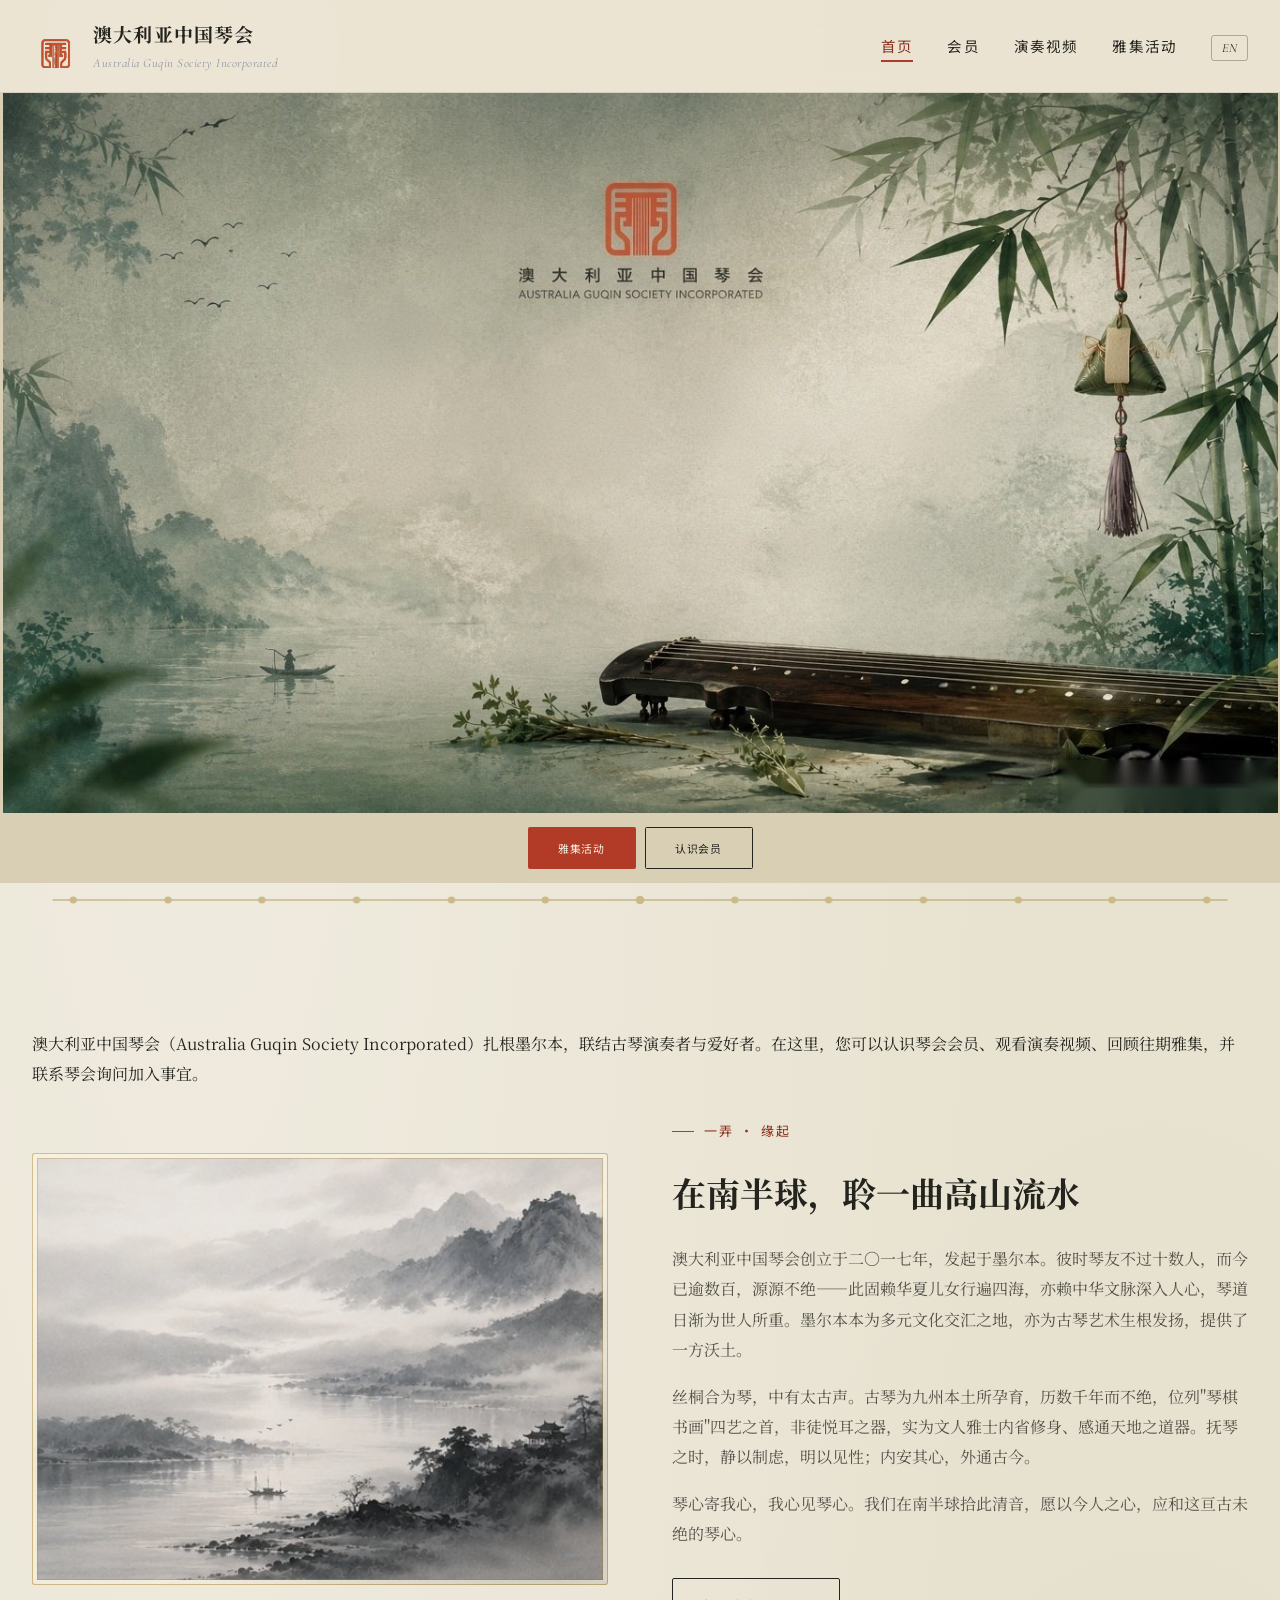
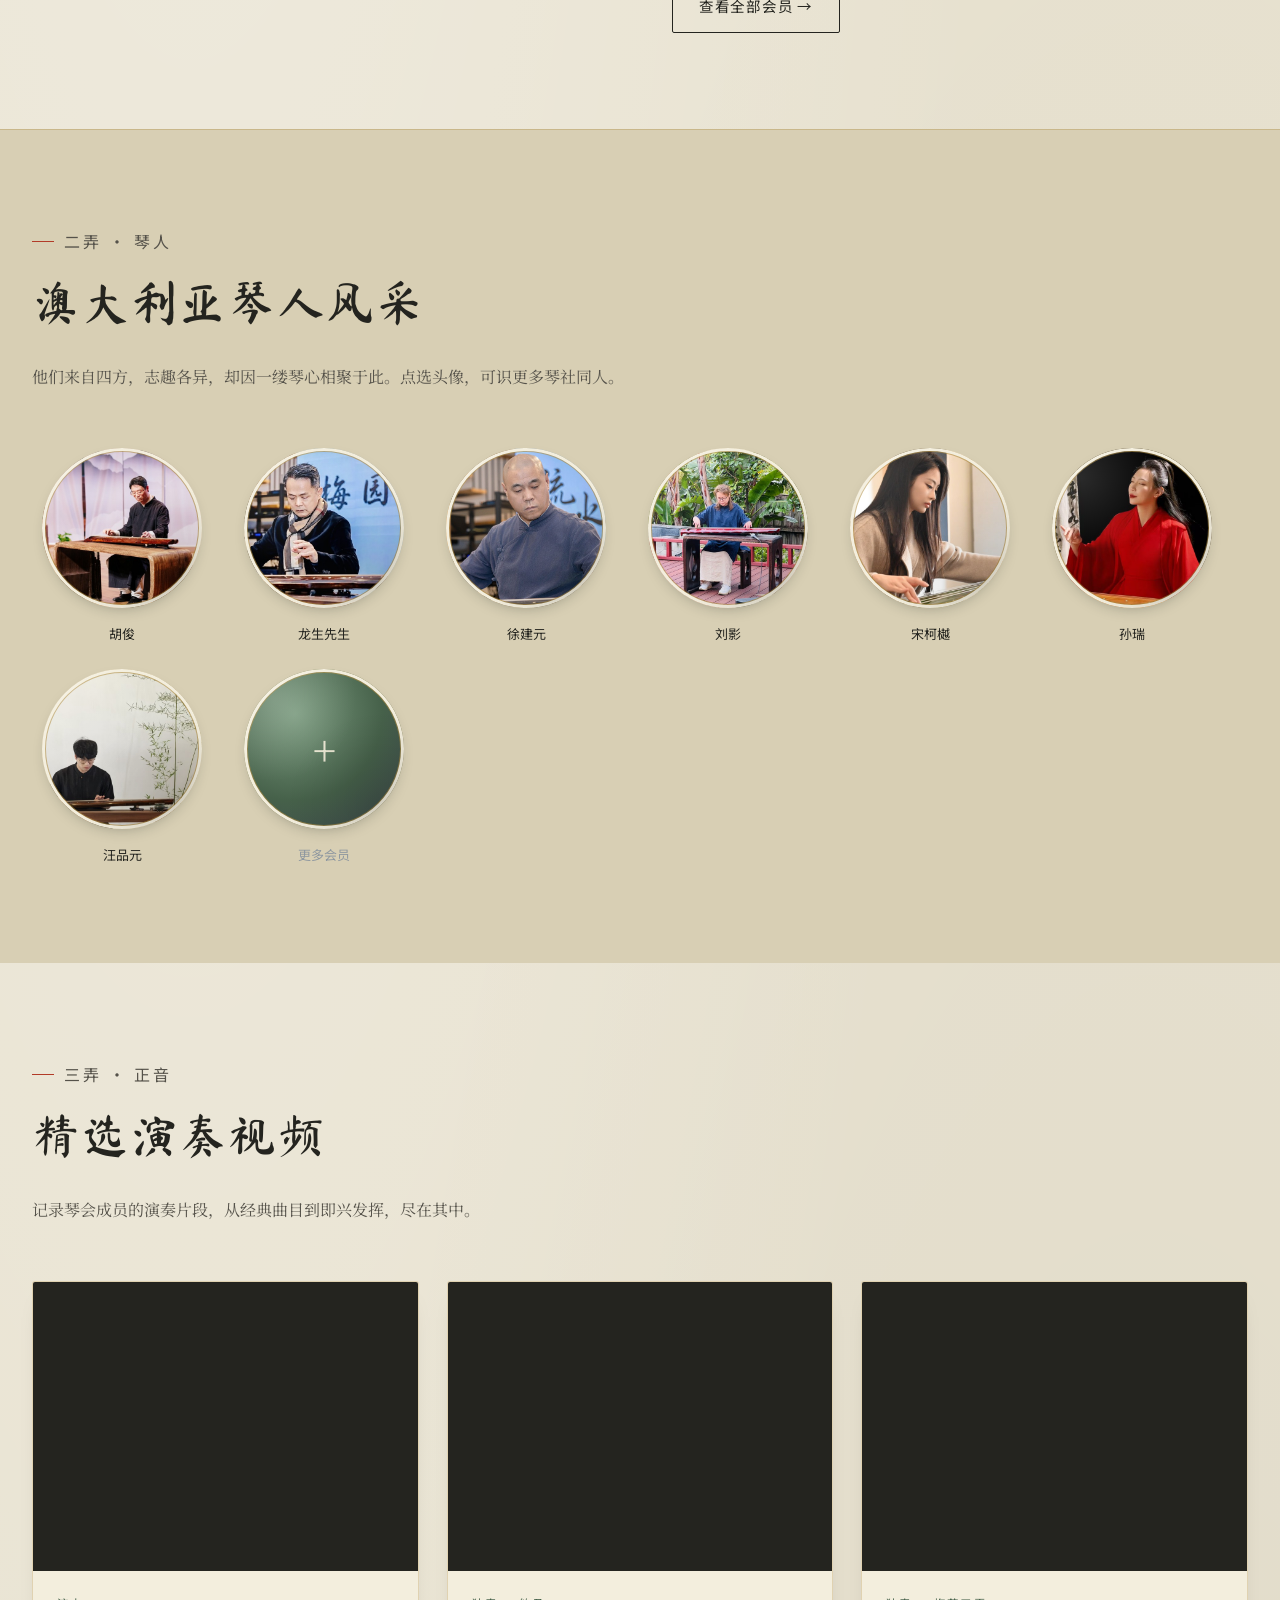
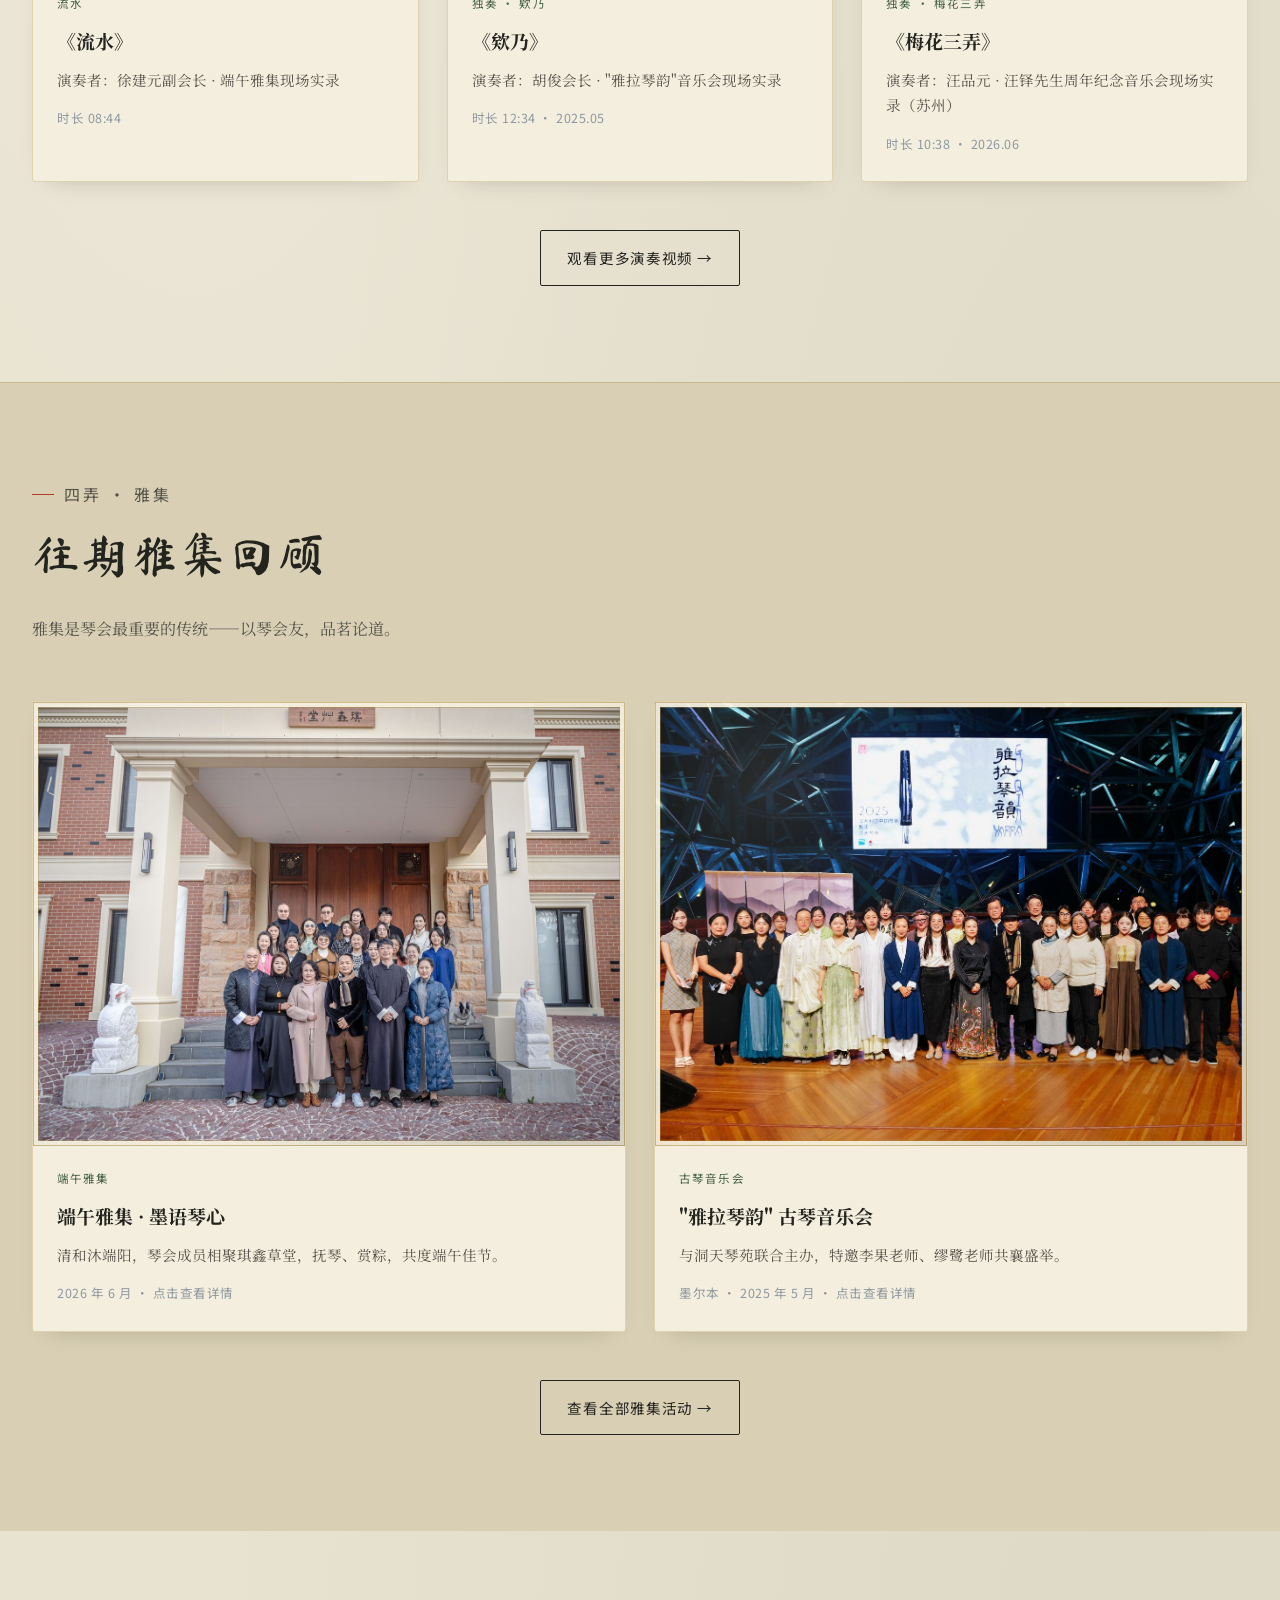
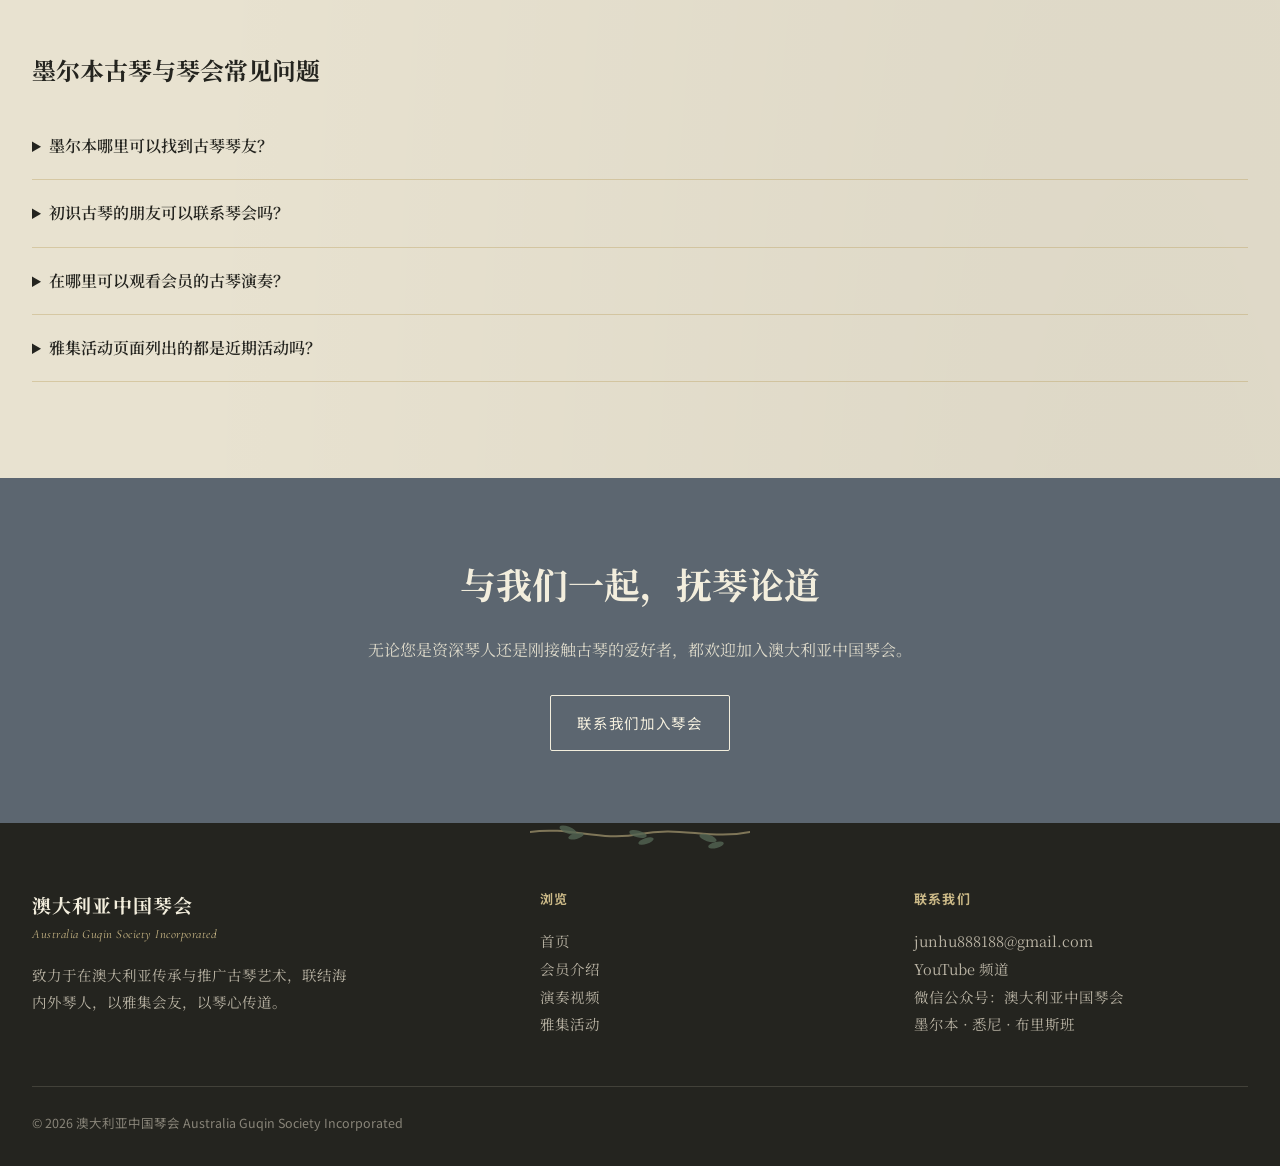
<file: index.html>
<!DOCTYPE html>
<html lang="zh-Hans">
<head>
<meta charset="UTF-8">
<meta name="google-site-verification" content="4LOz-z484ilHDg--RrW7BaVGINEoFUXPFnVFg8UF2Y4" />
<meta name="viewport" content="width=device-width, initial-scale=1.0">
<title>澳大利亚中国琴会 · 墨尔本古琴 · Australia Guqin Society</title>
<meta name="description" content="澳大利亚中国琴会官方网站，扎根墨尔本古琴文化，传承古琴艺术，联结澳大利亚及海内外琴人。介绍会员、演奏视频与雅集活动信息。">
<link rel="canonical" href="https://auguqin.com/">
<link rel="alternate" hreflang="zh-Hans" href="https://auguqin.com/">
<link rel="alternate" hreflang="en" href="https://auguqin.com/index-en.html">
<link rel="alternate" hreflang="x-default" href="https://auguqin.com/">
<meta property="og:type" content="website">
<meta property="og:site_name" content="澳大利亚中国琴会 Australia Guqin Society">
<meta property="og:title" content="澳大利亚中国琴会 · Australia Guqin Society Incorporated">
<meta property="og:description" content="澳大利亚中国琴会官方网站，扎根墨尔本古琴文化，传承古琴艺术，联结澳大利亚及海内外琴人。">
<meta property="og:image" content="https://auguqin.com/assets/moyu_qinxin.jpg">
<meta property="og:url" content="https://auguqin.com/">
<meta property="og:locale" content="zh_CN">
<meta name="twitter:card" content="summary_large_image">

<style>
/* ============================================================
   澳大利亚琴会 · Australian Guqin Society
   设计语言：水墨 · 宣纸 · 印章 · 徽位
   ============================================================ */

@import url('https://fonts.googleapis.com/css2?family=Noto+Serif+SC:wght@400;500;700;900&family=Cormorant+Garamond:ital,wght@0,400;0,500;1,400;1,500&family=Noto+Sans+SC:wght@400;500&family=Ma+Shan+Zheng&display=swap');

:root {
  /* 色 · Color */
  --ink:        #24241f;   /* 墨 */
  --ink-soft:   #55524a;
  --paper:      #e8e2d0;   /* 宣纸 */
  --paper-deep: #d8cfb4;   /* 陈纸 */
  --paper-card: #f3eedd;
  --dai:        #5c6670;   /* 水墨山色 · 石青灰 */
  --dai-soft:   #8f98a0;
  --dai-deep:   #3c444c;
  --bamboo:     #46614a;   /* 竹青 */
  --bamboo-soft:#7a9a7e;
  --bamboo-deep:#2c4030;
  --sepia:      #b98a4e;   /* 赭石 · 夕照 */
  --sepia-soft: #d9b479;
  --snow:       #faf7ee;   /* 雪 */
  --cinnabar:   #b23b28;   /* 朱砂 — 印色 */
  --cinnabar-deep: #8a2f1f;
  --gold:       #a3843f;   /* 泥金 — 细线 */
  --gold-soft:  #cbb987;

  --font-display: 'Noto Serif SC', serif;
  --font-calligraphy: 'Ma Shan Zheng', 'Noto Serif SC', serif;
  --font-en: 'Cormorant Garamond', serif;
  --font-body: 'Noto Serif SC', serif;
  --font-label: 'Noto Sans SC', sans-serif;

  --max-w: 1320px;
}

* { box-sizing: border-box; }

html { scroll-behavior: smooth; overflow-x: hidden; max-width: 100%; }

body {
  margin: 0;
  overflow-x: hidden;
  max-width: 100%;
  background: var(--paper);
  color: var(--ink);
  font-family: var(--font-body);
  line-height: 1.9;
  -webkit-font-smoothing: antialiased;
  background-image:
    radial-gradient(ellipse at 15% 0%, rgba(255,255,255,0.35), transparent 55%),
    radial-gradient(ellipse at 90% 100%, rgba(0,0,0,0.05), transparent 60%);
}

a { color: inherit; text-decoration: none; }

img { max-width: 100%; display: block; }

::selection { background: var(--cinnabar); color: var(--paper-card); }

@media (prefers-reduced-motion: reduce) {
  *, *::before, *::after {
    animation-duration: 0.001ms !important;
    animation-iteration-count: 1 !important;
    transition-duration: 0.001ms !important;
    scroll-behavior: auto !important;
  }
}

:focus-visible {
  outline: 2px solid var(--cinnabar);
  outline-offset: 3px;
}

.wrap {
  max-width: var(--max-w);
  margin: 0 auto;
  padding: 0 32px;
}

/* ---------------- 印 Logo ---------------- */
.seal {
  width: 42px;
  height: 42px;
  background: var(--cinnabar);
  color: var(--paper-card);
  display: flex;
  align-items: center;
  justify-content: center;
  font-family: var(--font-display);
  font-weight: 900;
  font-size: 22px;
  border-radius: 3px;
  transform: rotate(-2deg);
  box-shadow: 0 2px 0 rgba(0,0,0,0.15), inset 0 0 0 1px rgba(255,255,255,0.15);
  flex-shrink: 0;
}

.seal-logo {
  height: 44px;
  width: auto;
  flex-shrink: 0;
}

/* ---------------- Header / Nav ---------------- */
.site-header {
  position: sticky;
  top: 0;
  z-index: 100;
  background: rgba(236, 228, 210, 0.86);
  backdrop-filter: blur(10px);
  border-bottom: 1px solid rgba(32,29,25,0.1);
}

.site-header .wrap {
  display: flex;
  align-items: center;
  justify-content: space-between;
  padding-top: 16px;
  padding-bottom: 16px;
}

.brand {
  display: flex;
  align-items: center;
  gap: 14px;
}

.brand-text .zh {
  display: block;
  font-family: var(--font-display);
  font-weight: 700;
  font-size: 19px;
  letter-spacing: 0.06em;
}

.brand-text .en {
  display: block;
  font-family: var(--font-en);
  font-style: italic;
  font-size: 12.5px;
  color: var(--dai-soft);
  letter-spacing: 0.04em;
}

.nav-list {
  list-style: none;
  display: flex;
  gap: 34px;
  margin: 0;
  padding: 0;
}

.nav-list a {
  font-family: var(--font-label);
  font-size: 14.5px;
  letter-spacing: 0.08em;
  position: relative;
  padding-bottom: 4px;
}

.nav-list a::after {
  content: '';
  position: absolute;
  left: 0; right: 0; bottom: -2px;
  height: 1.5px;
  background: var(--cinnabar);
  transform: scaleX(0);
  transform-origin: right;
  transition: transform 0.35s ease;
}

.nav-list a:hover::after,
.nav-list a.active::after {
  transform: scaleX(1);
  transform-origin: left;
}

.nav-list a.active { color: var(--cinnabar-deep); }

.lang-switch {
  font-family: var(--font-en) !important;
  font-style: italic;
  border: 1px solid rgba(32,29,25,0.3);
  border-radius: 3px;
  padding: 4px 10px !important;
  font-size: 12.5px !important;
  letter-spacing: 0.04em !important;
}
.lang-switch::after { content: none !important; }
.lang-switch:hover { border-color: var(--cinnabar); color: var(--cinnabar-deep); }

.nav-toggle {
  display: none;
  background: none;
  border: none;
  cursor: pointer;
  padding: 6px;
}

.nav-toggle span {
  display: block;
  width: 24px;
  height: 2px;
  background: var(--ink);
  margin: 5px 0;
  transition: transform 0.3s ease, opacity 0.3s ease;
}

@media (max-width: 860px) {
  .site-header { position: static; }
  .site-header .wrap { flex-wrap: wrap; padding-top: calc(40px + env(safe-area-inset-top)); }
  .nav-toggle { display: block; position: relative; z-index: 10; order: 2; }
  .brand { order: 1; }
  .site-header nav {
    order: 3;
    width: 100%;
    flex-basis: 100%;
  }
  .nav-list {
    width: 100%;
    flex-direction: column;
    background: var(--paper);
    padding: 0 32px;
    gap: 20px;
    max-height: 0;
    overflow: hidden;
    opacity: 0;
    transition: max-height 0.35s ease, opacity 0.25s ease, padding 0.35s ease;
  }
  .nav-list.open {
    max-height: 400px;
    opacity: 1;
    padding: 20px 32px 28px;
    border-top: 1px solid rgba(32,29,25,0.1);
  }
}

/* ---------------- 徽位分隔线 · String Divider ---------------- */
.string-divider {
  width: 100%;
  height: 34px;
  margin: 0 auto;
  display: block;
  overflow: visible;
}

.string-divider .line {
  stroke: var(--gold);
  stroke-width: 1;
  opacity: 0.75;
}

.string-divider .hui {
  fill: var(--gold-soft);
  opacity: 0;
  transform-origin: center;
}

.string-divider.in-view .hui {
  animation: hui-in 0.6s ease forwards;
}

.string-divider.in-view .hui:nth-child(1) { animation-delay: 0.02s; }
.string-divider.in-view .hui:nth-child(2) { animation-delay: 0.07s; }
.string-divider.in-view .hui:nth-child(3) { animation-delay: 0.12s; }
.string-divider.in-view .hui:nth-child(4) { animation-delay: 0.17s; }
.string-divider.in-view .hui:nth-child(5) { animation-delay: 0.22s; }
.string-divider.in-view .hui:nth-child(6) { animation-delay: 0.27s; }
.string-divider.in-view .hui:nth-child(7) { animation-delay: 0.32s; }
.string-divider.in-view .hui:nth-child(8) { animation-delay: 0.37s; }
.string-divider.in-view .hui:nth-child(9) { animation-delay: 0.42s; }
.string-divider.in-view .hui:nth-child(10) { animation-delay: 0.47s; }
.string-divider.in-view .hui:nth-child(11) { animation-delay: 0.52s; }
.string-divider.in-view .hui:nth-child(12) { animation-delay: 0.57s; }
.string-divider.in-view .hui:nth-child(13) { animation-delay: 0.62s; }

@keyframes hui-in {
  from { opacity: 0; transform: scale(0); }
  to   { opacity: 1; transform: scale(1); }
}

/* ---------------- 段 Section labels (structural device) ---------------- */
.duan-label {
  font-family: var(--font-label);
  font-size: 13px;
  letter-spacing: 0.18em;
  color: var(--cinnabar-deep);
  display: flex;
  align-items: center;
  gap: 10px;
  margin-bottom: 18px;
}

.duan-label::before {
  content: '';
  width: 22px;
  height: 1px;
  background: var(--cinnabar);
}

/* ---------------- Sections ---------------- */
section { padding: 96px 0; }

.section-head {
  max-width: 640px;
  margin-bottom: 56px;
}

.section-head h2 {
  font-family: var(--font-calligraphy);
  font-size: clamp(34px, 4vw, 48px);
  font-weight: 400;
  margin: 0 0 14px;
  letter-spacing: 0.02em;
}

.section-head p {
  color: var(--ink-soft);
  font-size: 16px;
  margin: 0;
}

.eyebrow-en {
  font-family: var(--font-en);
  font-style: italic;
  color: var(--dai-soft);
  font-size: 16px;
  display: block;
  margin-bottom: 6px;
}

/* ---------------- Buttons ---------------- */
.btn {
  display: inline-flex;
  align-items: center;
  gap: 10px;
  font-family: var(--font-label);
  font-size: 14.5px;
  letter-spacing: 0.05em;
  padding: 13px 26px;
  border: 1px solid var(--ink);
  border-radius: 2px;
  transition: background 0.3s ease, color 0.3s ease, border-color 0.3s ease, transform 0.25s ease;
}

.btn:hover { transform: translateY(-2px); }

.btn-primary {
  background: var(--cinnabar);
  border-color: var(--cinnabar);
  color: var(--paper-card);
}
.btn-primary:hover { background: var(--cinnabar-deep); border-color: var(--cinnabar-deep); }

.btn-ghost {
  background: transparent;
  color: var(--ink);
}
.btn-ghost:hover { background: var(--ink); color: var(--paper); }

/* ---------------- Hero (index · 真实图片) ---------------- */
.hero-photo {
  position: relative;
  width: 100%;
  padding: 0;
  overflow: hidden;
  background: var(--ink);
}

.hero-photo-img {
  width: 100%;
  height: auto;
  max-height: 720px;
  object-fit: cover;
  object-position: center 30%;
  display: block;
}

.hero-photo-overlay {
  position: absolute;
  left: 0; right: 0; bottom: 0;
  height: 42%;
  background: linear-gradient(to top, rgba(18,16,12,0.6), transparent);
  pointer-events: none;
}

.hero-photo-content {
  position: absolute;
  left: 0; right: 0; bottom: 40px;
  display: flex;
  justify-content: center;
}

.btn-ghost-light {
  border-color: var(--paper-card);
  color: var(--paper-card);
}
.btn-ghost-light:hover { background: var(--paper-card); color: var(--ink); }

.visually-hidden {
  position: absolute;
  width: 1px; height: 1px;
  padding: 0; margin: -1px;
  overflow: hidden;
  clip: rect(0,0,0,0);
  white-space: nowrap;
  border: 0;
}

@media (max-width: 700px) {
  .hero-photo-img { max-height: 480px; object-position: center 22%; }
  .hero-photo-content { bottom: 22px; }
}

/* ---------------- Card grids ---------------- */
.grid {
  display: grid;
  gap: 28px;
}

.grid-3 { grid-template-columns: repeat(3, 1fr); }
.grid-2 { grid-template-columns: repeat(2, 1fr); }

@media (max-width: 900px) {
  .grid-3 { grid-template-columns: repeat(2, 1fr); }
}
@media (max-width: 640px) {
  .grid-3, .grid-2 { grid-template-columns: 1fr; }
}

.card {
  background: var(--paper-card);
  border: 1px solid rgba(173,138,62,0.28);
  border-radius: 3px;
  overflow: hidden;
  box-shadow: 0 10px 24px -18px rgba(23,32,27,0.35);
  transition: transform 0.35s ease, box-shadow 0.35s ease, border-color 0.35s ease;
}

.card:hover {
  transform: translateY(-5px);
  box-shadow: 0 18px 34px -18px rgba(32,29,25,0.35);
  border-color: var(--cinnabar);
}

/* ---------------- Ink placeholder blocks (no real imagery) ---------------- */
.ink-block {
  position: relative;
  aspect-ratio: 4 / 3;
  background-color: var(--paper-deep);
  background-image: url("data:image/svg+xml,%3Csvg%20xmlns%3D%22http%3A//www.w3.org/2000/svg%22%20viewBox%3D%220%200%20200%20150%22%3E%3Crect%20width%3D%22200%22%20height%3D%22150%22%20fill%3D%22%23e8e2d0%22/%3E%3Ccircle%20cx%3D%22158%22%20cy%3D%2232%22%20r%3D%2211%22%20fill%3D%22%23cbb987%22%20opacity%3D%220.85%22/%3E%3Cpath%20d%3D%22M0%2C95%20Q30%2C70%2060%2C88%20T120%2C80%20T200%2C90%20L200%2C150%20L0%2C150%20Z%22%20fill%3D%22%238f98a0%22%20opacity%3D%220.5%22/%3E%3Cpath%20d%3D%22M0%2C120%20Q25%2C95%2055%2C112%20Q90%2C90%20130%2C110%20Q165%2C92%20200%2C112%20L200%2C150%20L0%2C150%20Z%22%20fill%3D%22%233c444c%22/%3E%3Cpath%20d%3D%22M0%2C128%20Q50%2C120%20100%2C130%20T200%2C124%22%20stroke%3D%22%23faf7ee%22%20stroke-width%3D%221.4%22%20fill%3D%22none%22%20opacity%3D%220.55%22/%3E%3Cpath%20d%3D%22M0%2C138%20Q50%2C132%20100%2C140%20T200%2C134%22%20stroke%3D%22%23faf7ee%22%20stroke-width%3D%221%22%20fill%3D%22none%22%20opacity%3D%220.35%22/%3E%3C/svg%3E");
  background-size: cover;
  background-position: center;
  overflow: hidden;
  box-shadow: inset 0 0 0 1px rgba(173,138,62,0.55), inset 0 0 0 5px rgba(250,245,230,0.9), inset 0 0 0 6px rgba(173,138,62,0.4);
}

.grid-3 .card:nth-of-type(3n+2) .ink-block:not(.avatar):not(.has-video),
.gallery-strip .ink-block:nth-of-type(4n+2):not(.avatar):not(.has-video) {
  background-image: url("data:image/svg+xml,%3Csvg%20xmlns%3D%22http%3A//www.w3.org/2000/svg%22%20viewBox%3D%220%200%20200%20150%22%3E%3Crect%20width%3D%22200%22%20height%3D%22150%22%20fill%3D%22%23e8e2d0%22/%3E%3Ccircle%20cx%3D%2240%22%20cy%3D%2230%22%20r%3D%2210%22%20fill%3D%22%23b23b28%22%20opacity%3D%220.85%22/%3E%3Cpath%20d%3D%22M0%2C95%20Q30%2C70%2060%2C88%20T120%2C80%20T200%2C90%20L200%2C150%20L0%2C150%20Z%22%20fill%3D%22%237a9a7e%22%20opacity%3D%220.45%22/%3E%3Cpath%20d%3D%22M0%2C120%20Q25%2C95%2055%2C112%20Q90%2C90%20130%2C110%20Q165%2C92%20200%2C112%20L200%2C150%20L0%2C150%20Z%22%20fill%3D%22%232c4030%22/%3E%3Cpath%20d%3D%22M0%2C128%20Q50%2C120%20100%2C130%20T200%2C124%22%20stroke%3D%22%23faf7ee%22%20stroke-width%3D%221.4%22%20fill%3D%22none%22%20opacity%3D%220.55%22/%3E%3Cpath%20d%3D%22M0%2C138%20Q50%2C132%20100%2C140%20T200%2C134%22%20stroke%3D%22%23faf7ee%22%20stroke-width%3D%221%22%20fill%3D%22none%22%20opacity%3D%220.35%22/%3E%3C/svg%3E");
}

.grid-3 .card:nth-of-type(3n) .ink-block:not(.avatar):not(.has-video),
.gallery-strip .ink-block:nth-of-type(4n+3):not(.avatar):not(.has-video) {
  background-image: url("data:image/svg+xml,%3Csvg%20xmlns%3D%22http%3A//www.w3.org/2000/svg%22%20viewBox%3D%220%200%20200%20150%22%3E%3Crect%20width%3D%22200%22%20height%3D%22150%22%20fill%3D%22%23e8e2d0%22/%3E%3Ccircle%20cx%3D%22100%22%20cy%3D%2226%22%20r%3D%229%22%20fill%3D%22%23b98a4e%22%20opacity%3D%220.85%22/%3E%3Cpath%20d%3D%22M0%2C95%20Q30%2C70%2060%2C88%20T120%2C80%20T200%2C90%20L200%2C150%20L0%2C150%20Z%22%20fill%3D%22%23d9b479%22%20opacity%3D%220.5%22/%3E%3Cpath%20d%3D%22M0%2C120%20Q25%2C95%2055%2C112%20Q90%2C90%20130%2C110%20Q165%2C92%20200%2C112%20L200%2C150%20L0%2C150%20Z%22%20fill%3D%22%238f98a0%22/%3E%3Cpath%20d%3D%22M0%2C128%20Q50%2C120%20100%2C130%20T200%2C124%22%20stroke%3D%22%23faf7ee%22%20stroke-width%3D%221.4%22%20fill%3D%22none%22%20opacity%3D%220.55%22/%3E%3Cpath%20d%3D%22M0%2C138%20Q50%2C132%20100%2C140%20T200%2C134%22%20stroke%3D%22%23faf7ee%22%20stroke-width%3D%221%22%20fill%3D%22none%22%20opacity%3D%220.35%22/%3E%3C/svg%3E");
}

.ink-block::before {
  content: '';
  position: absolute;
  inset: 0;
  background:
    radial-gradient(circle at 18% 18%, rgba(255,255,255,0.16), transparent 45%),
    radial-gradient(circle at 88% 88%, rgba(0,0,0,0.14), transparent 50%);
}

.ink-block.photo {
  background-image: none;
  background-size: cover;
  background-position: 22% center;
}

.ink-block.photo::after { content: none; }

.ink-block.has-video {
  background: var(--ink);
  box-shadow: none;
}
.ink-block.has-video video,
.ink-block.has-video iframe {
  width: 100%;
  height: 100%;
  object-fit: cover;
  display: block;
  border: 0;
}
.ink-block.has-video::after,
.ink-block.has-video::before { content: none; }

.ink-block::after {
  content: '印';
  position: absolute;
  right: 10px;
  bottom: 8px;
  width: 20px;
  height: 20px;
  background: var(--cinnabar);
  color: var(--paper-card);
  font-family: var(--font-display);
  font-weight: 700;
  font-size: 11px;
  display: flex;
  align-items: center;
  justify-content: center;
  border-radius: 2px;
  opacity: 0.88;
  transform: rotate(-3deg);
  pointer-events: none;
}

.ink-block .placeholder-tag {
  position: absolute;
  bottom: 12px;
  left: 12px;
  font-family: var(--font-label);
  font-size: 11px;
  letter-spacing: 0.08em;
  color: rgba(244,238,218,0.85);
  background: rgba(32,29,25,0.35);
  padding: 4px 9px;
  border-radius: 2px;
  backdrop-filter: blur(3px);
}

.ink-block.avatar {
  aspect-ratio: 1 / 1;
  border-radius: 50%;
  display: flex;
  align-items: center;
  justify-content: center;
  background-image: none;
  background: radial-gradient(circle at 32% 28%, var(--dai-soft) 0%, var(--dai) 55%, var(--bamboo-deep) 100%);
  box-shadow: inset 0 0 0 3px var(--paper-card), inset 0 0 0 4px rgba(173,138,62,0.6), 0 6px 16px -8px rgba(23,32,27,0.4);
}

.ink-block.avatar.photo-round {
  background-size: cover;
}

.ink-block.avatar::after { content: none; }

.avatar-row .avatar-item:nth-of-type(3n+2) .ink-block.avatar:not(.photo-round) {
  background: radial-gradient(circle at 32% 28%, var(--bamboo-soft) 0%, var(--bamboo) 55%, var(--dai-deep) 100%);
}
.avatar-row .avatar-item:nth-of-type(3n) .ink-block.avatar:not(.photo-round) {
  background: radial-gradient(circle at 32% 28%, #c9a55c 0%, var(--gold) 45%, var(--bamboo-deep) 100%);
}

.ink-block.avatar span {
  font-family: var(--font-display);
  font-weight: 700;
  font-size: 38px;
  color: rgba(244,238,218,0.92);
}

.play-btn {
  position: absolute;
  top: 50%; left: 50%;
  transform: translate(-50%, -50%);
  width: 58px; height: 58px;
  border-radius: 50%;
  background: rgba(244,238,218,0.92);
  display: flex;
  align-items: center;
  justify-content: center;
  transition: transform 0.3s ease, background 0.3s ease;
}

.card:hover .play-btn {
  transform: translate(-50%, -50%) scale(1.08);
  background: var(--cinnabar);
}

.card:hover .play-btn svg path { fill: var(--paper-card); }

.play-btn svg path { fill: var(--ink); transition: fill 0.3s ease; }

/* ---------------- Card content ---------------- */
.card-body { padding: 22px 24px 26px; }

.card-body .tag {
  font-family: var(--font-label);
  font-size: 11.5px;
  letter-spacing: 0.1em;
  color: var(--bamboo);
  display: block;
  margin-bottom: 8px;
}

.card-body h3 {
  font-family: var(--font-display);
  font-size: 19px;
  margin: 0 0 8px;
  font-weight: 700;
}

.card-body p {
  font-size: 14.5px;
  color: var(--ink-soft);
  margin: 0;
  line-height: 1.75;
}

.card-body .meta {
  margin-top: 14px;
  font-family: var(--font-label);
  font-size: 12.5px;
  color: var(--dai-soft);
  letter-spacing: 0.04em;
}

/* ---------------- About / split ---------------- */
.split {
  display: grid;
  grid-template-columns: 1fr 1fr;
  gap: 64px;
  align-items: center;
}

@media (max-width: 860px) {
  .split { grid-template-columns: 1fr; gap: 36px; }
}

.split .ink-block { border-radius: 3px; }

/* ---------------- Preview strip (homepage member row) ---------------- */
.avatar-row {
  display: flex;
  gap: 22px;
  flex-wrap: wrap;
}

.avatar-item { text-align: center; width: 180px; display: inline-block; text-decoration: none; }
.avatar-item .ink-block.avatar {
  width: 160px;
  height: 160px;
  margin: 0 auto 14px;
  transition: transform 0.3s ease, box-shadow 0.3s ease;
}
a.avatar-item:hover .ink-block.avatar {
  transform: translateY(-4px) scale(1.03);
  box-shadow: inset 0 0 0 3px var(--paper-card), inset 0 0 0 4px rgba(173,138,62,0.6), 0 14px 26px -10px rgba(23,20,15,0.45);
}
a.avatar-item:hover .name { color: var(--cinnabar-deep); }
.avatar-item .name {
  font-family: var(--font-label);
  font-size: 13px;
}

/* ---------------- 点缀 · 竹石松梅 ---------------- */
.corner-accent {
  position: absolute;
  pointer-events: none;
  z-index: 0;
  opacity: 0.24;
}

.accent-photo {
  position: absolute;
  width: 132px;
  height: 132px;
  object-fit: cover;
  border-radius: 3px;
  box-shadow: 0 0 0 5px var(--paper-card), 0 0 0 6px rgba(173,138,62,0.55), 0 14px 30px -14px rgba(23,20,15,0.5);
  z-index: 2;
}

@media (max-width: 640px) {
  .accent-photo { width: 92px; height: 92px; }
}

.page-hero { position: relative; overflow: hidden; }
.page-hero .wrap { position: relative; z-index: 1; }

.accent-bl { left: -10px; bottom: -10px; }
.accent-br { right: -10px; bottom: -10px; }
.accent-tr { right: -10px; top: -10px; }
.accent-tl { left: -10px; top: -10px; }

.about-rock {
  position: absolute;
  right: -30px;
  bottom: -26px;
  width: 128px;
  height: 128px;
  object-fit: cover;
  border-radius: 3px;
  box-shadow: 0 0 0 5px var(--paper-card), 0 0 0 6px rgba(173,138,62,0.55), 0 14px 30px -14px rgba(23,20,15,0.5);
  z-index: 2;
  transform: rotate(-2deg);
}

.split { position: relative; }

.footer-sprig {
  position: absolute;
  top: -1px;
  left: 50%;
  transform: translateX(-50%);
  width: 220px;
  opacity: 0.55;
  pointer-events: none;
}

.site-footer { position: relative; }
.site-footer {
  background: var(--ink);
  color: var(--paper-deep);
  padding: 64px 0 32px;
}

.footer-grid {
  display: grid;
  grid-template-columns: 1.4fr 1fr 1fr;
  gap: 40px;
  margin-bottom: 48px;
}

@media (max-width: 700px) {
  .footer-grid { grid-template-columns: 1fr; }
}

.footer-grid h4 {
  font-family: var(--font-label);
  font-size: 13px;
  letter-spacing: 0.1em;
  color: var(--gold-soft);
  margin: 0 0 16px;
  text-transform: uppercase;
}

.footer-grid p, .footer-grid a {
  font-size: 14.5px;
  color: rgba(236, 228, 210, 0.75);
  line-height: 1.9;
  display: block;
}

.footer-grid a:hover { color: var(--paper-card); }

.footer-brand .brand-text .en { color: var(--gold-soft); }
.footer-brand p { max-width: 320px; margin-top: 14px; }

.footer-bottom {
  border-top: 1px solid rgba(236,228,210,0.15);
  padding-top: 24px;
  font-family: var(--font-label);
  font-size: 12.5px;
  color: rgba(236,228,210,0.5);
  display: flex;
  justify-content: space-between;
  flex-wrap: wrap;
  gap: 10px;
}

/* ---------------- Page header (inner pages) ---------------- */
.page-hero {
  padding: 72px 0 56px;
  text-align: center;
  border-bottom: 1px solid rgba(32,29,25,0.08);
}

.page-hero .eyebrow-en { font-size: 17px; }

.page-hero h1 {
  font-family: var(--font-calligraphy);
  font-weight: 400;
  font-size: clamp(42px, 6vw, 62px);
  margin: 6px 0 16px;
}

.page-hero p {
  max-width: 560px;
  margin: 0 auto;
  color: var(--ink-soft);
}

/* ---------------- Filter tabs ---------------- */
.tabs {
  display: flex;
  gap: 10px;
  flex-wrap: wrap;
  margin-bottom: 44px;
}

.tab {
  font-family: var(--font-label);
  font-size: 13.5px;
  letter-spacing: 0.05em;
  padding: 9px 18px;
  border: 1px solid rgba(32,29,25,0.18);
  border-radius: 20px;
  background: transparent;
  cursor: pointer;
  transition: all 0.25s ease;
}

.tab:hover { border-color: var(--cinnabar); }

.tab.active {
  background: var(--ink);
  border-color: var(--ink);
  color: var(--paper);
}

/* ---------------- Timeline (雅集活动) ---------------- */
.timeline {
  position: relative;
  padding-left: 32px;
  border-left: 1px solid var(--gold-soft);
}

.timeline-item {
  position: relative;
  margin-bottom: 56px;
}

.timeline-item::before {
  content: '';
  position: absolute;
  left: -37.5px;
  top: 6px;
  width: 9px; height: 9px;
  border-radius: 50%;
  background: var(--cinnabar);
  box-shadow: 0 0 0 4px var(--paper);
}

.timeline-item .date {
  font-family: var(--font-en);
  font-style: italic;
  font-size: 15px;
  color: var(--dai-soft);
  margin-bottom: 6px;
  display: block;
}

.timeline-item h3 {
  font-family: var(--font-display);
  font-size: 22px;
  margin: 0 0 10px;
}

.timeline-item p {
  color: var(--ink-soft);
  font-size: 15px;
  max-width: 640px;
  margin: 0 0 18px;
}

.gallery-strip {
  display: grid;
  grid-template-columns: repeat(4, 1fr);
  gap: 12px;
}

@media (max-width: 640px) {
  .gallery-strip { grid-template-columns: repeat(2, 1fr); }
}

.gallery-strip .ink-block { aspect-ratio: 1/1; border-radius: 2px; }

/* ---------------- Reveal on scroll ---------------- */
.reveal { opacity: 1; }
.js .reveal {
  opacity: 0;
  transform: translateY(24px);
  transition: opacity 0.7s ease, transform 0.7s ease;
}
.js .reveal.in-view {
  opacity: 1;
  transform: translateY(0);
}

/* ---------------- CTA band ---------------- */
.cta-band {
  background: var(--dai);
  color: var(--paper-card);
  padding: 72px 0;
  text-align: center;
}

.cta-band h2 {
  font-family: var(--font-display);
  font-size: clamp(26px, 3vw, 36px);
  margin: 0 0 16px;
}

.cta-band p { color: rgba(244,238,218,0.85); margin: 0 0 30px; }

.cta-band .btn-ghost {
  border-color: var(--paper-card);
  color: var(--paper-card);
}
.cta-band .btn-ghost:hover { background: var(--paper-card); color: var(--dai); }

/* ---------------- Member bio detail ---------------- */
.member-card { scroll-margin-top: 110px; }
.timeline-item { scroll-margin-top: 110px; }

.member-card .card-body .role {
  font-family: var(--font-en);
  font-style: italic;
  color: var(--cinnabar-deep);
  font-size: 14px;
  display: block;
  margin-bottom: 10px;
}


/* Keep the complete hero artwork and guqin visible in the first viewport. */
.hero-photo { background: var(--paper-deep); }
.hero-photo-img {
  width: auto;
  max-width: 100%;
  height: auto;
  max-height: min(720px, calc(100vh - 180px));
  max-height: min(720px, calc(100svh - 180px));
  object-fit: contain;
  object-position: center;
  margin: 0 auto;
}
.hero-photo-overlay { display: none; }
.hero-photo-content {
  position: relative;
  left: auto;
  right: auto;
  bottom: auto;
  padding-top: 14px;
  padding-bottom: 14px;
}
.hero-photo .btn-ghost-light { color: var(--ink); border-color: var(--ink); }
.hero-photo .btn-ghost-light:hover { background: var(--ink); color: var(--paper); }
@media (max-width: 860px) {
  .hero-photo-img { width: 100%; max-height: none; }
}


/* Equal action buttons, with a more compact mobile size. */
.hero-actions {
  display: grid;
  grid-template-columns: repeat(2, minmax(0, 1fr));
  gap: 12px;
  width: 360px;
  max-width: 100%;
}
.hero-actions .btn { justify-content: center; text-align: center; }
@media (max-width: 700px) {
  .hero-actions { width: 280px; gap: 8px; }
  .hero-actions .btn {
    font-size: 12px;
    padding: 9px 10px;
    letter-spacing: 0.02em;
  }
}


/* Mobile hero actions are 75% of their previous dimensions. */
@media (max-width: 700px) {
  .hero-actions { width: 210px; gap: 6px; }
  .hero-actions .btn {
    font-size: 9px;
    padding: 6.5px 7.5px;
    letter-spacing: 0.02em;
  }
}


/* Scale both hero actions together on desktop and mobile. */
.hero-actions { width: 300px; zoom: 0.75; }
@media (max-width: 700px) {
  .hero-actions { width: 180px; }
}

@media (min-width: 701px) {
  .hero-actions .btn { padding-left: 18px; padding-right: 18px; white-space: nowrap; }
}
</style>
<script type="application/ld+json">{"@context": "https://schema.org", "@graph": [{"@type": "Organization", "@id": "https://auguqin.com/#organization", "name": "Australia Guqin Society Incorporated", "alternateName": "澳大利亚中国琴会", "url": "https://auguqin.com/", "logo": "https://auguqin.com/assets/logo.png", "email": "junhu888188@gmail.com", "sameAs": ["https://www.youtube.com/@AustraliaGuqinSociety"], "address": {"@type": "PostalAddress", "addressLocality": "Melbourne", "addressRegion": "VIC", "addressCountry": "AU"}}, {"@type": "WebSite", "@id": "https://auguqin.com/#website", "url": "https://auguqin.com/", "name": "澳大利亚中国琴会 · Australia Guqin Society Incorporated", "publisher": {"@id": "https://auguqin.com/#organization"}}, {"@type": "WebPage", "@id": "https://auguqin.com/#webpage", "url": "https://auguqin.com/", "name": "澳大利亚中国琴会 · 墨尔本古琴 · Australia Guqin Society", "description": "澳大利亚中国琴会官方网站，扎根墨尔本古琴文化，传承古琴艺术，联结澳大利亚及海内外琴人。介绍会员、演奏视频与雅集活动信息。", "inLanguage": "zh-Hans", "isPartOf": {"@id": "https://auguqin.com/#website"}, "about": {"@id": "https://auguqin.com/#organization"}}, {"@type": "FAQPage", "@id": "https://auguqin.com/#questions", "inLanguage": "zh-Hans", "mainEntity": [{"@type": "Question", "name": "墨尔本哪里可以找到古琴琴友？", "acceptedAnswer": {"@type": "Answer", "text": "澳大利亚中国琴会（Australia Guqin Society Incorporated）扎根墨尔本。本网站介绍琴会会员，并分享会员演奏视频与往期雅集记录。"}}, {"@type": "Question", "name": "初识古琴的朋友可以联系琴会吗？", "acceptedAnswer": {"@type": "Answer", "text": "可以。无论您已有演奏经验，还是刚开始了解古琴，都欢迎通过 junhu888188@gmail.com 联系琴会，询问加入或参加雅集的事宜。"}}, {"@type": "Question", "name": "在哪里可以观看会员的古琴演奏？", "acceptedAnswer": {"@type": "Answer", "text": "演奏视频页面收录了会员的现场演奏，包括《欸乃》《流水》等曲目；会员介绍页面提供演奏者的相关介绍。"}}, {"@type": "Question", "name": "雅集活动页面列出的都是近期活动吗？", "acceptedAnswer": {"@type": "Answer", "text": "不是。雅集活动页面主要记录往期雅集与音乐会。如需了解下一场活动的日期、地点与参与方式，请联系琴会。"}}]}]}</script><style>#questions details{border-bottom:1px solid rgba(173,138,62,.3);padding:18px 0}#questions summary{cursor:pointer;font-weight:600}#questions p{max-width:75ch;line-height:1.8}</style></head>
<body>
<script>document.documentElement.classList.add("js");</script>

<header class="site-header">
  <div class="wrap">
    <a href="index.html" class="brand">
      <img src="assets/logo.png" alt="澳大利亚中国琴会" class="seal-logo">
      <div class="brand-text">
        <span class="zh">澳大利亚中国琴会</span>
        <span class="en">Australia Guqin Society Incorporated</span>
      </div>
    </a>
    <nav>
      <ul class="nav-list">
        <li><a href="index.html" class="active">首页</a></li>
        <li><a href="members.html">会员</a></li>
        <li><a href="videos.html">演奏视频</a></li>
        <li><a href="gatherings.html">雅集活动</a></li>
        <li><a href="index-en.html" class="lang-switch">EN</a></li>
      </ul>
    </nav>
    <button class="nav-toggle" aria-label="打开菜单" aria-expanded="false">
      <span></span><span></span><span></span>
    </button>
  </div>
</header>

<main id="main-content">
<section class="hero-photo">
  <img src="assets/moyu_qinxin.jpg" alt="澳大利亚中国琴会 · 墨尔本古琴雅集实景" class="hero-photo-img">
  <div class="hero-photo-overlay"></div>
  <div class="wrap hero-photo-content">
    <h1 class="visually-hidden">澳大利亚中国琴会 Australia Guqin Society Incorporated</h1>
    <div class="hero-actions">
      <a href="gatherings.html" class="btn btn-primary">雅集活动</a>
      <a href="members.html" class="btn btn-ghost btn-ghost-light">认识会员</a>
    </div>
  </div>
</section>

<div class="wrap">
  <svg class="string-divider" viewBox="0 0 1180 34" preserveAspectRatio="none" aria-hidden="true">
    <line class="line" x1="20" y1="17" x2="1160" y2="17"/>
    <circle class="hui" cx="40" cy="17" r="3.5"/>
    <circle class="hui" cx="132" cy="17" r="3.5"/>
    <circle class="hui" cx="223" cy="17" r="3.5"/>
    <circle class="hui" cx="315" cy="17" r="3.5"/>
    <circle class="hui" cx="407" cy="17" r="3.5"/>
    <circle class="hui" cx="498" cy="17" r="3.5"/>
    <circle class="hui" cx="590" cy="17" r="4.2"/>
    <circle class="hui" cx="682" cy="17" r="3.5"/>
    <circle class="hui" cx="773" cy="17" r="3.5"/>
    <circle class="hui" cx="865" cy="17" r="3.5"/>
    <circle class="hui" cx="957" cy="17" r="3.5"/>
    <circle class="hui" cx="1048" cy="17" r="3.5"/>
    <circle class="hui" cx="1140" cy="17" r="3.5"/>
  </svg>
</div>

<section id="about">
  <div class="wrap"><p>澳大利亚中国琴会（Australia Guqin Society Incorporated）扎根墨尔本，联结古琴演奏者与爱好者。在这里，您可以认识琴会会员、观看演奏视频、回顾往期雅集，并联系琴会询问加入事宜。</p></div>
  <div class="wrap">
    <div class="split reveal">
      <div class="ink-block photo" style="background-image:url('assets/yunshui_xiaoxiang.jpg')"></div>
      <div>
        <p class="duan-label">一弄 · 缘起</p>
        <h2 style="font-family:var(--font-display);font-size:clamp(26px,3vw,34px);margin:0 0 18px;">在南半球，聆一曲高山流水</h2>
        <p style="color:var(--ink-soft);font-size:16px;margin:0 0 16px;">澳大利亚中国琴会创立于二〇一七年，发起于墨尔本。彼时琴友不过十数人，而今已逾数百，源源不绝——此固赖华夏儿女行遍四海，亦赖中华文脉深入人心，琴道日渐为世人所重。墨尔本本为多元文化交汇之地，亦为古琴艺术生根发扬，提供了一方沃土。</p>
        <p style="color:var(--ink-soft);font-size:16px;margin:0 0 16px;">丝桐合为琴，中有太古声。古琴为九州本土所孕育，历数千年而不绝，位列"琴棋书画"四艺之首，非徒悦耳之器，实为文人雅士内省修身、感通天地之道器。抚琴之时，静以制虑，明以见性；内安其心，外通古今。</p>
        <p style="color:var(--ink-soft);font-size:16px;margin:0 0 28px;">琴心寄我心，我心见琴心。我们在南半球拾此清音，愿以今人之心，应和这亘古未绝的琴心。</p>
        <a href="members.html" class="btn btn-ghost">查看全部会员 →</a>
      </div>
    </div>
  </div>
</section>

<section style="background:var(--paper-deep);border-top:1px solid rgba(173,138,62,0.35);">
  <div class="wrap">
    <div class="section-head reveal">
      <p class="duan-label">二弄 · 琴人</p>
      <h2>澳大利亚琴人风采</h2>
      <p>他们来自四方，志趣各异，却因一缕琴心相聚于此。点选头像，可识更多琴社同人。</p>
    </div>
    <div class="avatar-row reveal">
      <a class="avatar-item" href="members.html#hujun">
        <div class="ink-block avatar photo-round" style="background-image:url('assets/avatar_hujun.jpg');"></div>
        <div class="name">胡俊</div>
      </a>
      <a class="avatar-item" href="members.html#longsheng">
        <div class="ink-block avatar photo-round" style="background-image:url('assets/avatar_longsheng.jpg');"></div>
        <div class="name">龙生先生</div>
      </a>
      <a class="avatar-item" href="members.html#xujianyuan">
        <div class="ink-block avatar photo-round" style="background-image:url('assets/avatar_xu.jpg');"></div>
        <div class="name">徐建元</div>
      </a>
      <a class="avatar-item" href="members.html#liuying">
        <div class="ink-block avatar photo-round" style="background-image:url('assets/avatar_liuying.jpg');"></div>
        <div class="name">刘影</div>
      </a>
      <a class="avatar-item" href="members.html#songkeyue">
        <div class="ink-block avatar photo-round" style="background-image:url('assets/avatar_songkeyue.jpg');"></div>
        <div class="name">宋柯樾</div>
      </a>
      <a class="avatar-item" href="members.html#sunrui">
        <div class="ink-block avatar photo-round" style="background-image:url('assets/avatar_sunrui.jpg');"></div>
        <div class="name">孙瑞</div>
      </a>
      <a class="avatar-item" href="members.html#wangpinyuan">
        <div class="ink-block avatar photo-round" style="background-image:url('assets/avatar_wangpinyuan.jpg');"></div>
        <div class="name">汪品元</div>
      </a>
      <a class="avatar-item" href="members.html">
        <div class="ink-block avatar"><span>+</span></div>
        <div class="name" style="color:var(--dai-soft);">更多会员</div>
      </a>
    </div>
  </div>
</section>

<section>
  <div class="wrap">
    <div class="section-head reveal">
      <p class="duan-label">三弄 · 正音</p>
      <h2>精选演奏视频</h2>
      <p>记录琴会成员的演奏片段，从经典曲目到即兴发挥，尽在其中。</p>
    </div>
    <div class="grid grid-3 reveal">
      <div class="card">
        <div class="ink-block has-video">
          <iframe src="https://www.youtube.com/embed/4KgJvokcFSQ" title="流水 Liushui — 徐建元 古琴演奏" loading="lazy" allow="accelerometer; autoplay; clipboard-write; encrypted-media; gyroscope; picture-in-picture; web-share" allowfullscreen></iframe>
        </div>
        <div class="card-body">
          <span class="tag">流水</span>
          <h3>《流水》</h3>
          <p>演奏者：徐建元副会长 · 端午雅集现场实录</p>
          <div class="meta">时长 08:44</div>
        </div>
      </div>
      <div class="card">
        <div class="ink-block has-video">
          <iframe src="https://www.youtube.com/embed/p1BR6EXNNoU" title="欸乃 Ainai — 胡俊 古琴演奏" loading="lazy" allow="accelerometer; autoplay; clipboard-write; encrypted-media; gyroscope; picture-in-picture; web-share" allowfullscreen></iframe>
        </div>
        <div class="card-body">
          <span class="tag">独奏 · 欸乃</span>
          <h3>《欸乃》</h3>
          <p>演奏者：胡俊会长 · "雅拉琴韵"音乐会现场实录</p>
          <div class="meta">时长 12:34 · 2025.05</div>
        </div>
      </div>
      <div class="card">
        <div class="ink-block has-video">
          <iframe src="https://www.youtube.com/embed/ABHn_G_kRLk" title="梅花三弄 Meihua Sannong — 汪品元 古琴演奏" loading="lazy" allow="accelerometer; autoplay; clipboard-write; encrypted-media; gyroscope; picture-in-picture; web-share" allowfullscreen></iframe>
        </div>
        <div class="card-body">
          <span class="tag">独奏 · 梅花三弄</span>
          <h3>《梅花三弄》</h3>
          <p>演奏者：汪品元 · 汪铎先生周年纪念音乐会现场实录（苏州）</p>
          <div class="meta">时长 10:38 · 2026.06</div>
        </div>
      </div>
    </div>
    <div style="text-align:center;margin-top:48px;">
      <a href="videos.html" class="btn btn-ghost">观看更多演奏视频 →</a>
    </div>
  </div>
</section>

<section style="background:var(--paper-deep);border-top:1px solid rgba(173,138,62,0.35);">
  <div class="wrap">
    <div class="section-head reveal">
      <p class="duan-label">四弄 · 雅集</p>
      <h2>往期雅集回顾</h2>
      <p>雅集是琴会最重要的传统——以琴会友，品茗论道。</p>
    </div>
    <div class="grid grid-2 reveal">
      <a class="card" href="gatherings.html#moyuqinxin">
        <div class="ink-block photo" style="background-image:url('assets/moyu_g3_group.jpg')"></div>
        <div class="card-body">
          <span class="tag">端午雅集</span>
          <h3>端午雅集 · 墨语琴心</h3>
          <p>清和沐端阳，琴会成员相聚琪鑫草堂，抚琴、赏粽，共度端午佳节。</p>
          <div class="meta">2026 年 6 月 · 点击查看详情</div>
        </div>
      </a>
      <a class="card" href="gatherings.html#yarra">
        <div class="ink-block photo" style="background-image:url('assets/yarra_13.jpg')"></div>
        <div class="card-body">
          <span class="tag">古琴音乐会</span>
          <h3>"雅拉琴韵" 古琴音乐会</h3>
          <p>与洞天琴苑联合主办，特邀李果老师、缪鹭老师共襄盛举。</p>
          <div class="meta">墨尔本 · 2025 年 5 月 · 点击查看详情</div>
        </div>
      </a>
    </div>
    <div style="text-align:center;margin-top:48px;">
      <a href="gatherings.html" class="btn btn-ghost">查看全部雅集活动 →</a>
    </div>
  </div>
</section>

<section id="questions"><div class="wrap"><h2>墨尔本古琴与琴会常见问题</h2><details><summary>墨尔本哪里可以找到古琴琴友？</summary><p>澳大利亚中国琴会（Australia Guqin Society Incorporated）扎根墨尔本。本网站介绍琴会会员，并分享会员演奏视频与往期雅集记录。</p></details><details><summary>初识古琴的朋友可以联系琴会吗？</summary><p>可以。无论您已有演奏经验，还是刚开始了解古琴，都欢迎通过 junhu888188@gmail.com 联系琴会，询问加入或参加雅集的事宜。</p></details><details><summary>在哪里可以观看会员的古琴演奏？</summary><p>演奏视频页面收录了会员的现场演奏，包括《欸乃》《流水》等曲目；会员介绍页面提供演奏者的相关介绍。</p></details><details><summary>雅集活动页面列出的都是近期活动吗？</summary><p>不是。雅集活动页面主要记录往期雅集与音乐会。如需了解下一场活动的日期、地点与参与方式，请联系琴会。</p></details></div></section>
<section class="cta-band">
  <div class="wrap reveal">
    <h2>与我们一起，抚琴论道</h2>
    <p>无论您是资深琴人还是刚接触古琴的爱好者，都欢迎加入澳大利亚中国琴会。</p>
    <a href="mailto:junhu888188@gmail.com" class="btn btn-ghost">联系我们加入琴会</a>
  </div>
</section>

</main>
<footer class="site-footer">
  <svg class="footer-sprig" viewBox="0 0 220 46" aria-hidden="true">
    <path style="stroke:var(--gold-soft)" stroke-width="2" fill="none" stroke-linecap="round"
      d="M0,10 C40,4 70,20 110,12 C150,4 180,18 220,10"/>
    <g style="fill:var(--bamboo-soft)" opacity="0.8">
      <ellipse cx="38" cy="8" rx="9" ry="3.4" transform="rotate(20 38 8)"/>
      <ellipse cx="46" cy="14" rx="8" ry="3" transform="rotate(-15 46 14)"/>
      <ellipse cx="108" cy="12" rx="9" ry="3.4" transform="rotate(15 108 12)"/>
      <ellipse cx="116" cy="19" rx="8" ry="3" transform="rotate(-18 116 19)"/>
      <ellipse cx="178" cy="16" rx="9" ry="3.4" transform="rotate(18 178 16)"/>
      <ellipse cx="186" cy="23" rx="8" ry="3" transform="rotate(-14 186 23)"/>
    </g>
  </svg>
  <div class="wrap">
    <div class="footer-grid">
      <div class="footer-brand">
        <div class="brand-text">
          <span class="zh" style="color:var(--paper-card)">澳大利亚中国琴会</span>
          <span class="en">Australia Guqin Society Incorporated</span>
        </div>
        <p>致力于在澳大利亚传承与推广古琴艺术，联结海内外琴人，以雅集会友，以琴心传道。</p>
      </div>
      <div>
        <h4>浏览</h4>
        <a href="index.html">首页</a>
        <a href="members.html">会员介绍</a>
        <a href="videos.html">演奏视频</a>
        <a href="gatherings.html">雅集活动</a>
      </div>
      <div>
        <h4>联系我们</h4>
        <a href="mailto:junhu888188@gmail.com">junhu888188@gmail.com</a>
        <a href="https://www.youtube.com/@AustraliaGuqinSociety" target="_blank" rel="noopener">YouTube 频道</a>
        <a href="#">微信公众号：澳大利亚中国琴会</a>
        <a href="#">墨尔本 · 悉尼 · 布里斯班</a>
      </div>
    </div>
    <div class="footer-bottom">
      <span>&copy; 2026 澳大利亚中国琴会 Australia Guqin Society Incorporated</span>
    </div>
  </div>
</footer>

<script>
// 澳大利亚中国琴会 · 共享交互脚本

document.addEventListener('DOMContentLoaded', () => {
  // 移动端导航开关
  const toggle = document.querySelector('.nav-toggle');
  const navList = document.querySelector('.nav-list');
  if (toggle && navList) {
    toggle.addEventListener('click', () => {
      navList.classList.toggle('open');
      toggle.setAttribute('aria-expanded', navList.classList.contains('open'));
    });
    navList.querySelectorAll('a').forEach((a) => {
      a.addEventListener('click', () => navList.classList.remove('open'));
    });
  }

  // 滚动淡入 + 弦线徽位动画
  const observer = new IntersectionObserver(
    (entries) => {
      entries.forEach((entry) => {
        if (entry.isIntersecting) {
          entry.target.classList.add('in-view');
          observer.unobserve(entry.target);
        }
      });
    },
    { threshold: 0.15 }
  );

  document.querySelectorAll('.reveal, .string-divider').forEach((el) => observer.observe(el));

  // 保险：若滚动触发未能命中（极端设备/浏览器情况），到时强制显示，避免内容永久隐藏
  setTimeout(() => {
    document.querySelectorAll('.reveal:not(.in-view), .string-divider:not(.in-view)').forEach((el) => el.classList.add('in-view'));
  }, 1200);

  // 雅集 / 视频页 筛选标签
  const tabs = document.querySelectorAll('.tab');
  if (tabs.length) {
    tabs.forEach((tab) => {
      tab.addEventListener('click', () => {
        tabs.forEach((t) => t.classList.remove('active'));
        tab.classList.add('active');
        const filter = tab.dataset.filter;
        document.querySelectorAll('[data-category]').forEach((item) => {
          const show = filter === 'all' || item.dataset.category === filter;
          item.style.display = show ? '' : 'none';
        });
      });
    });
  }
});

</script>
</body>
</html>
</file>
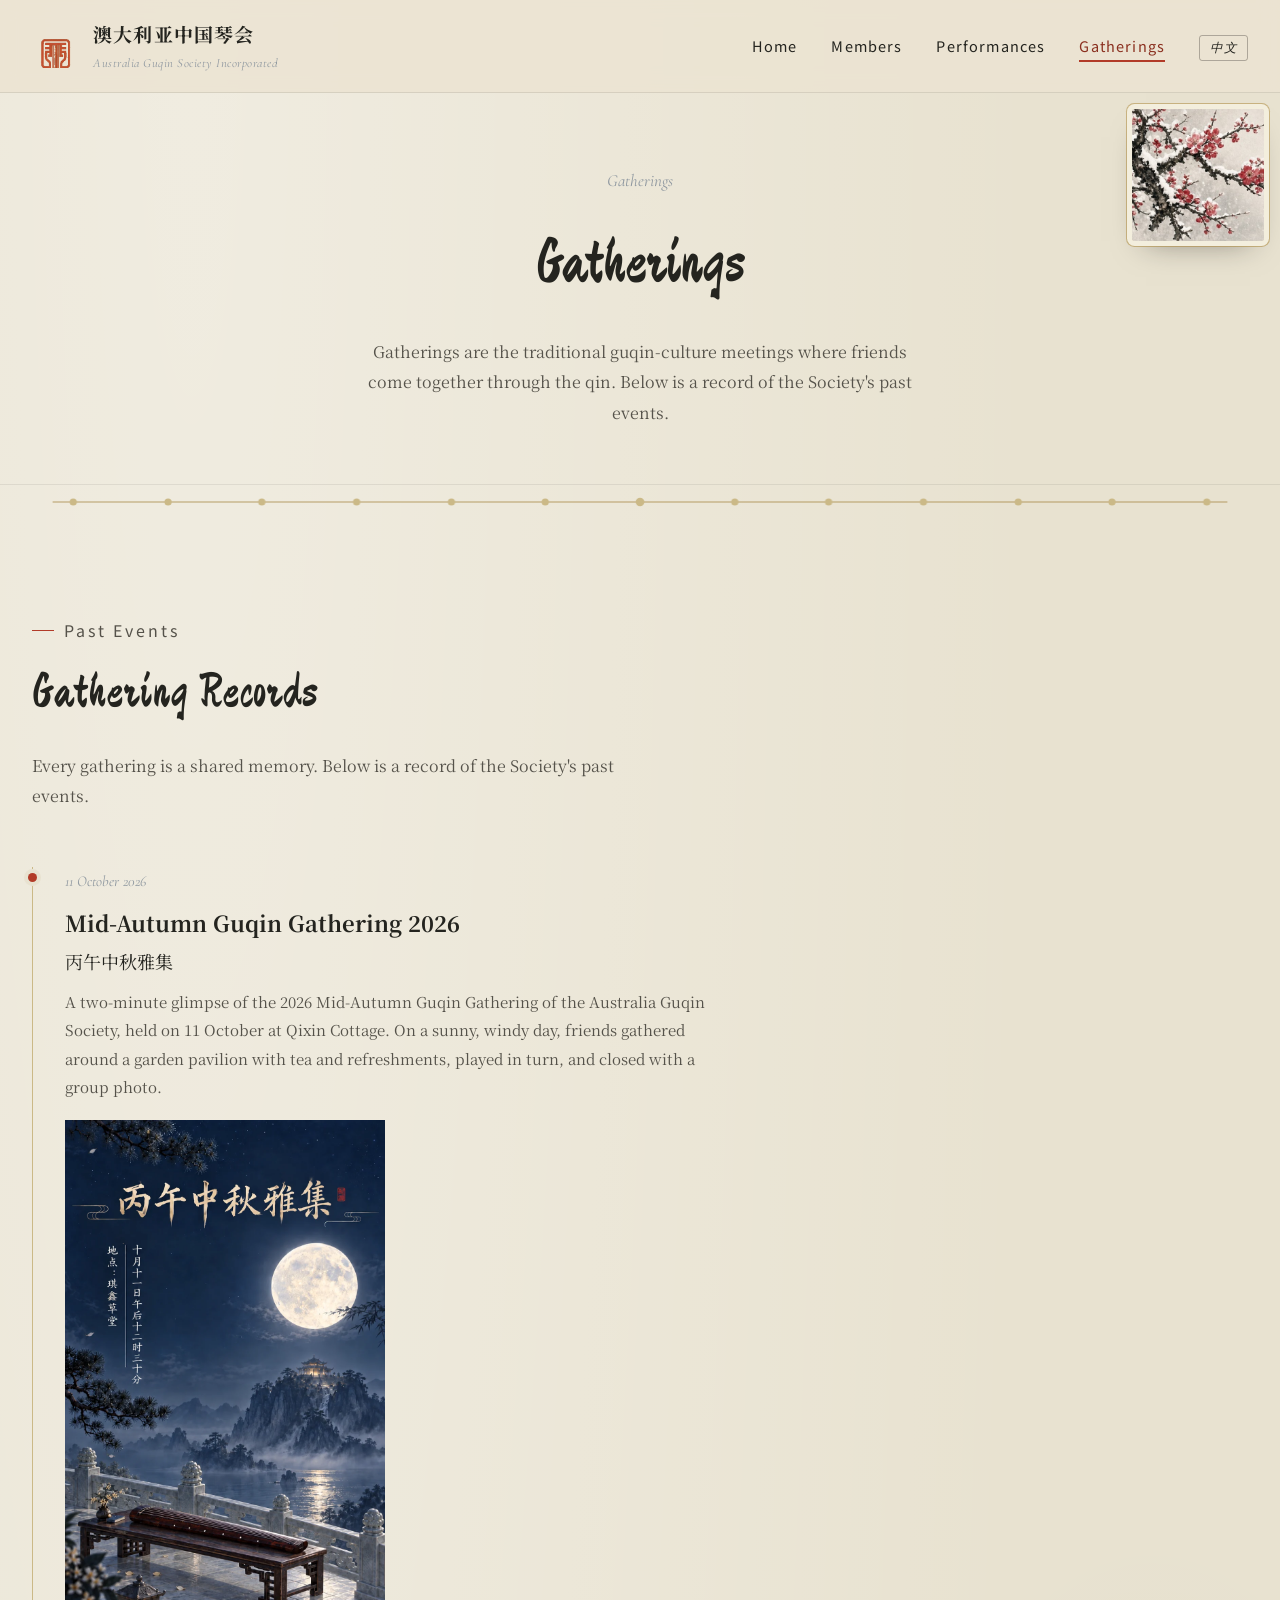
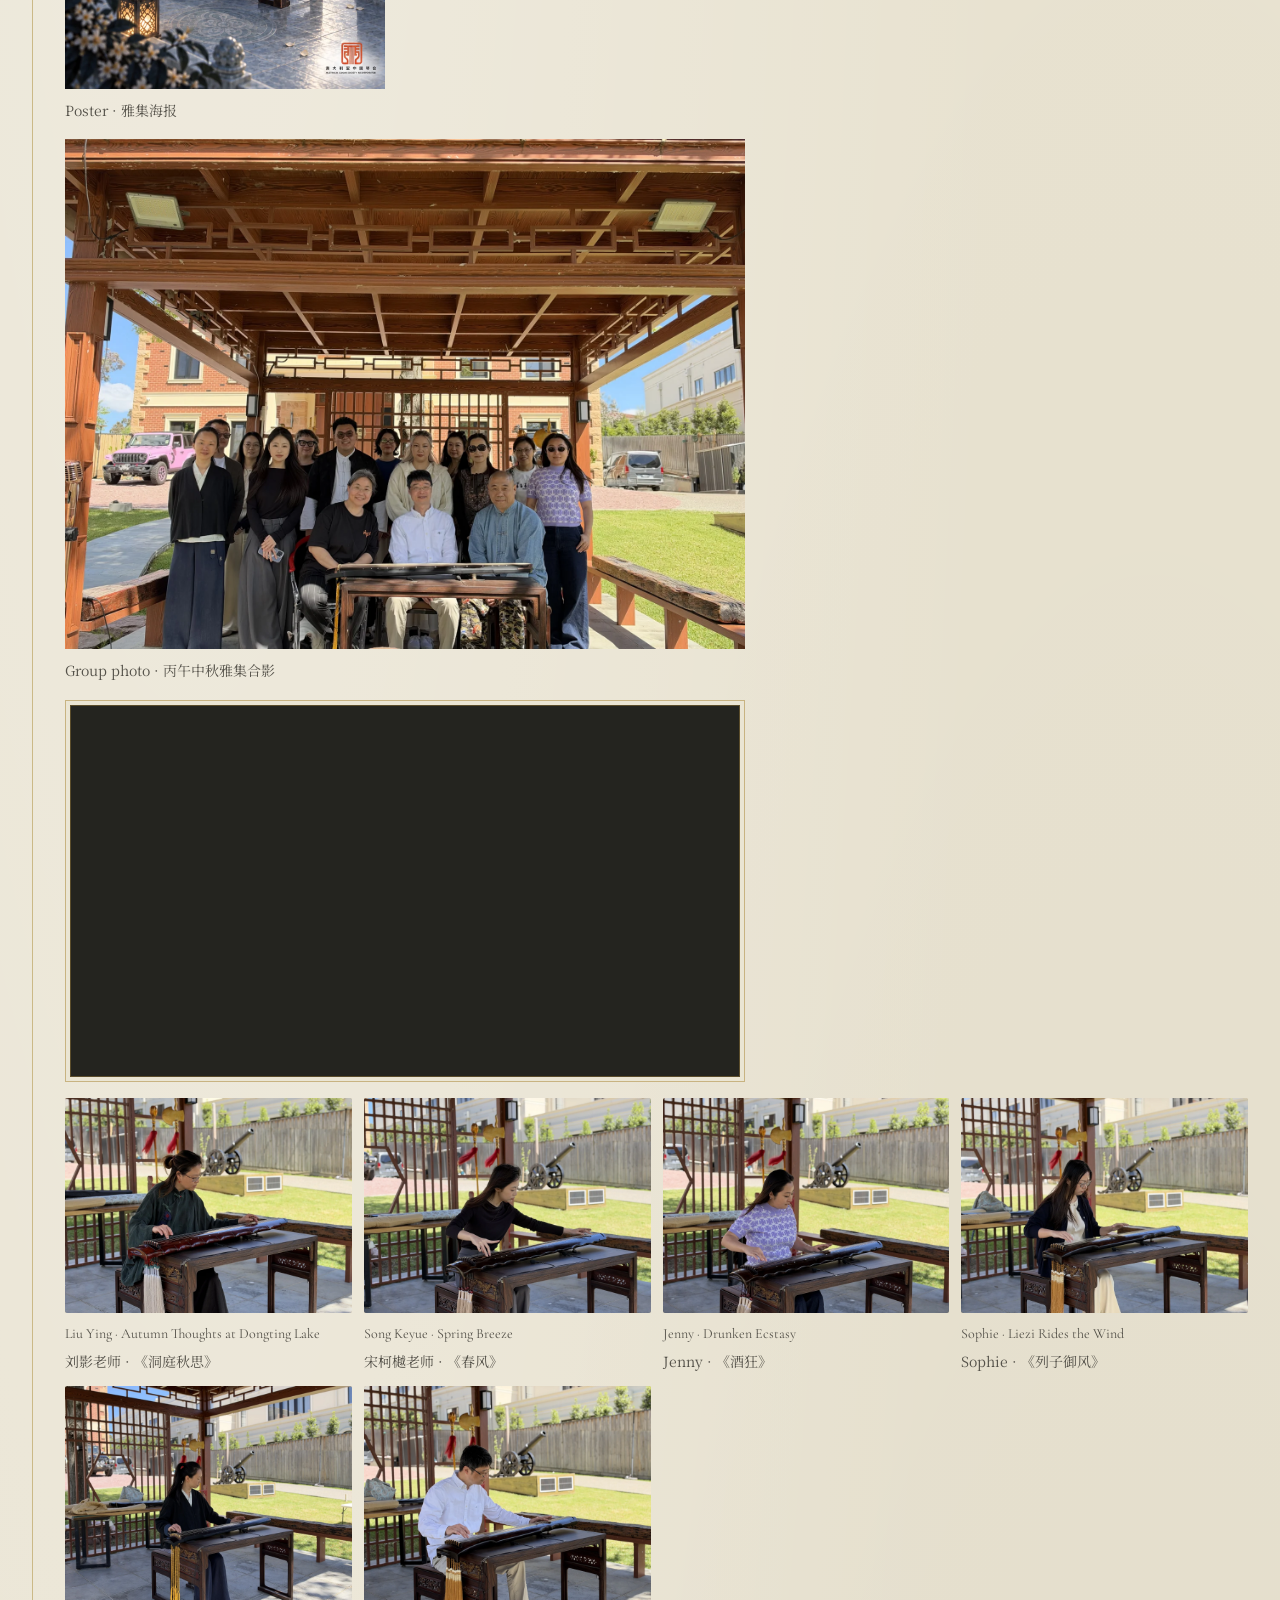
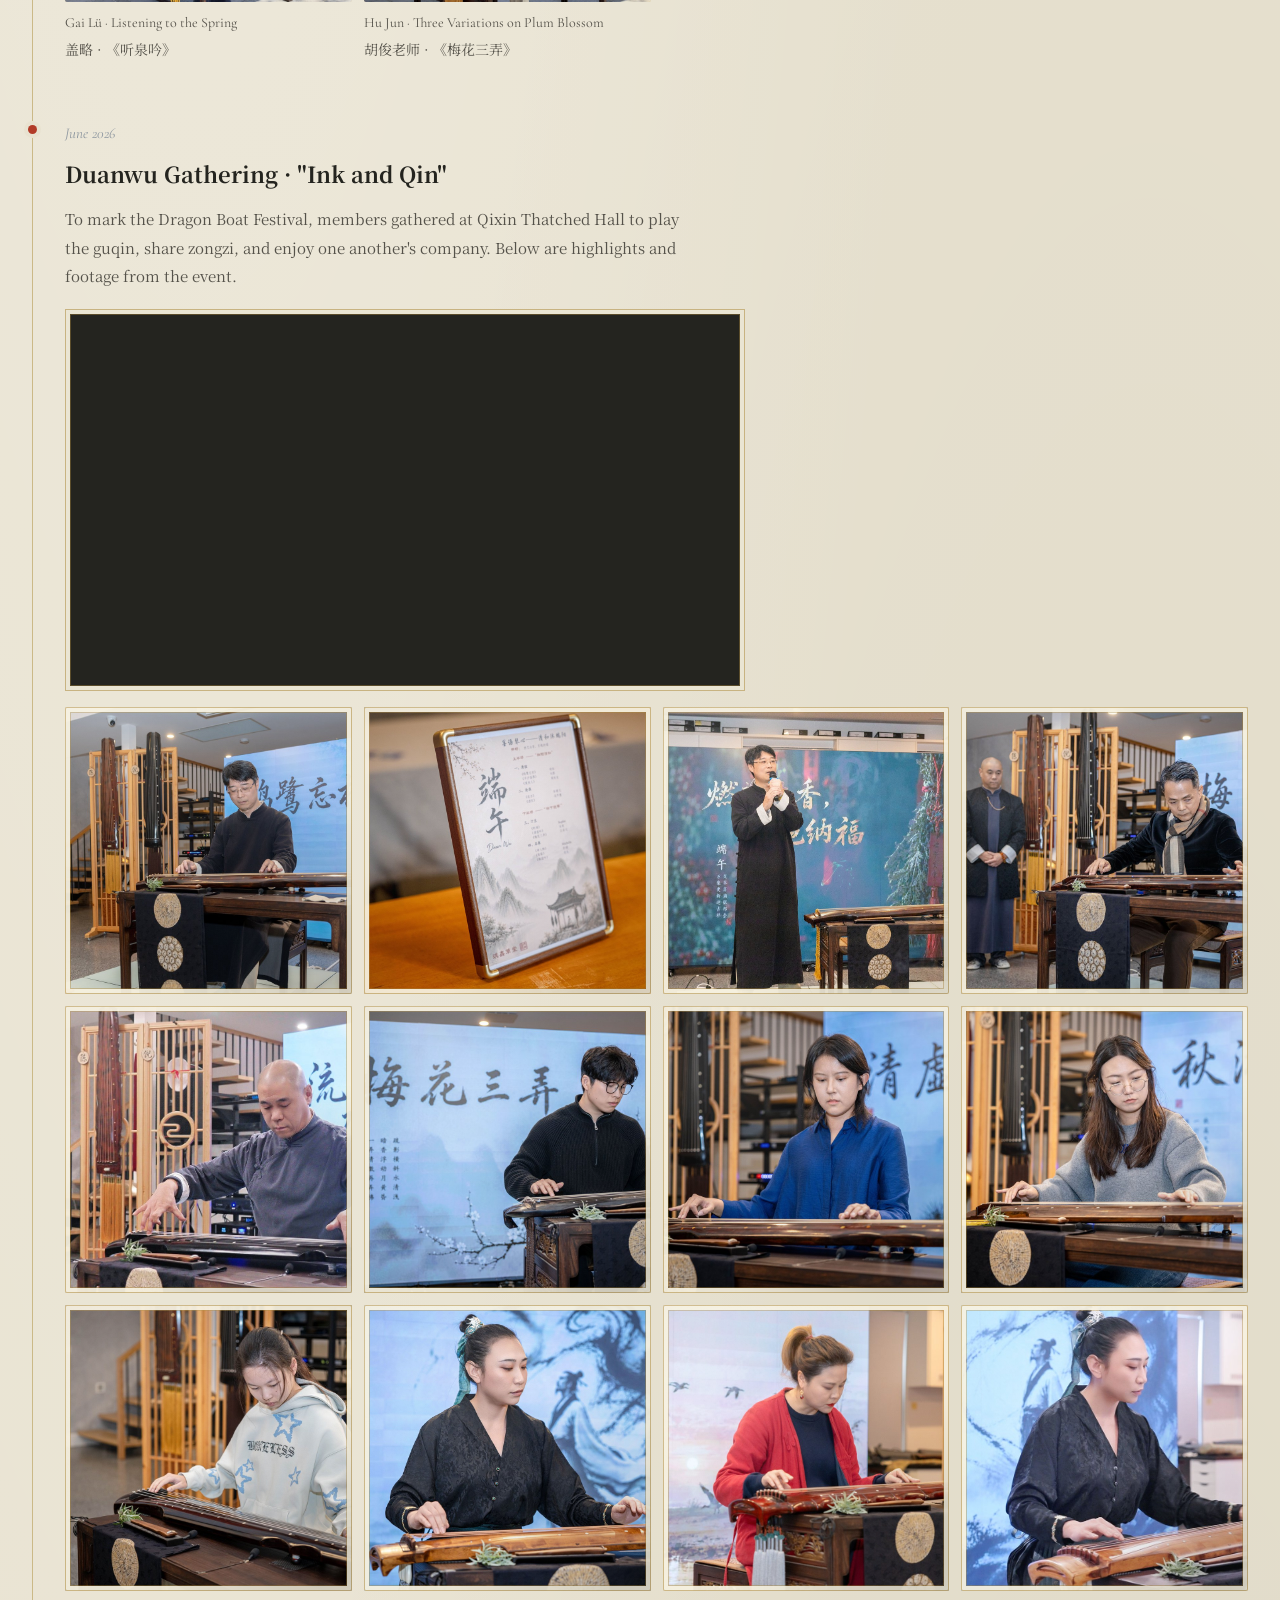
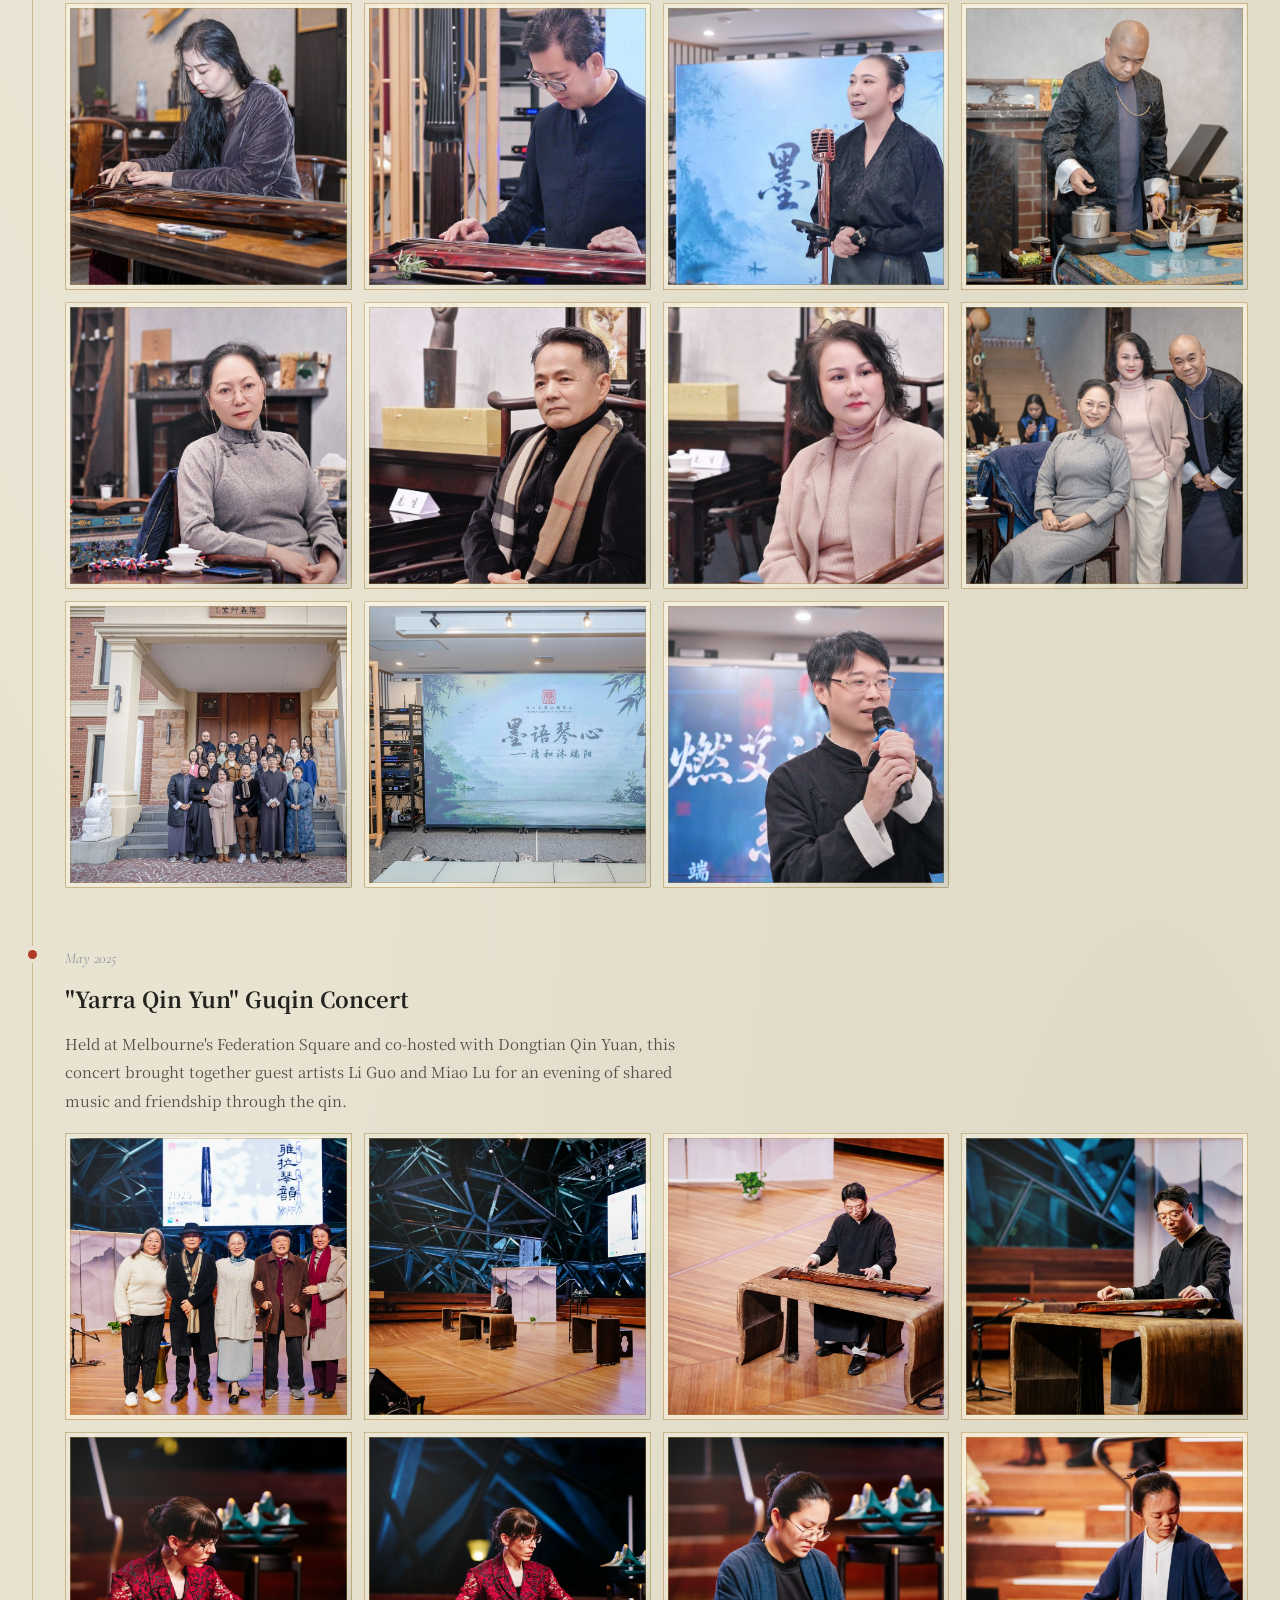
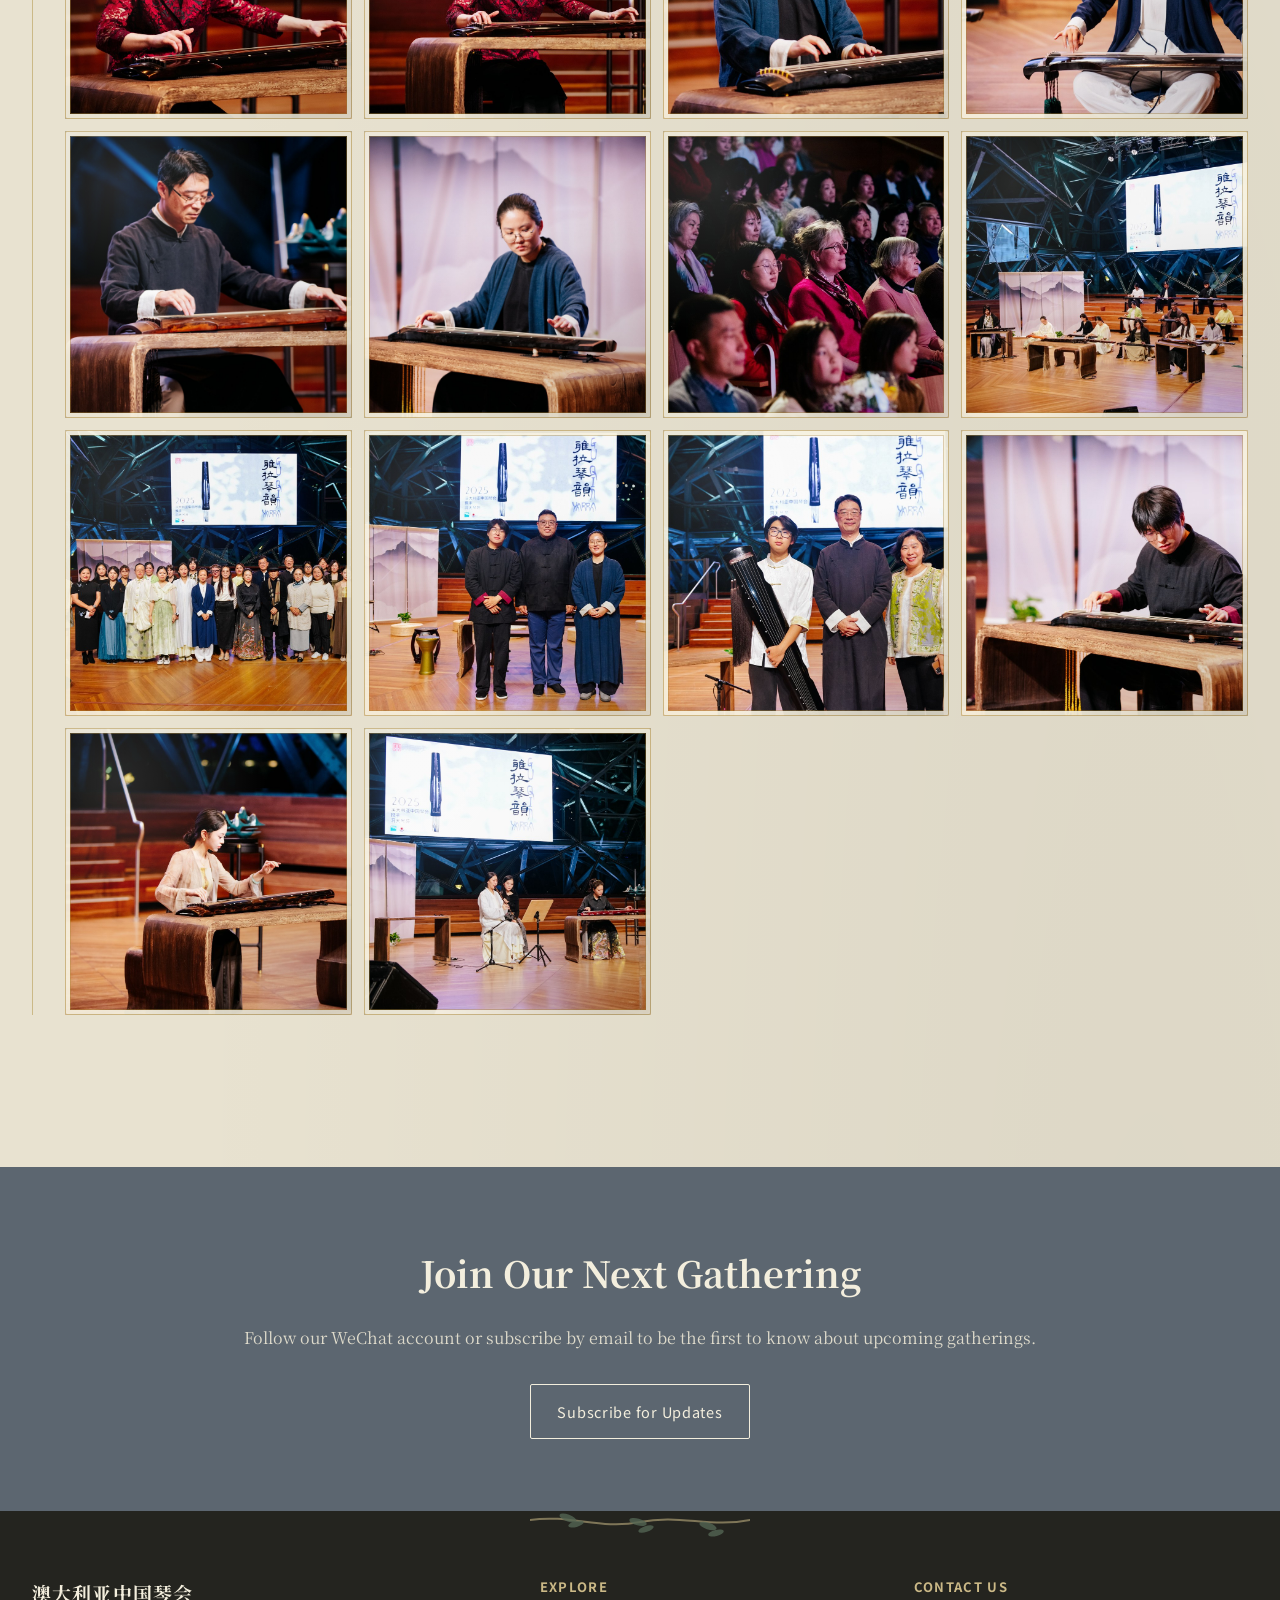
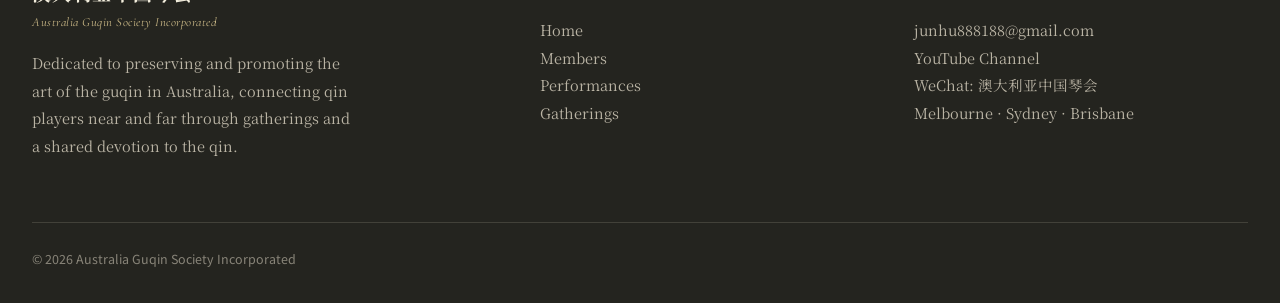
<file: gatherings-en.html>
<!DOCTYPE html>
<html lang="en">
<head>
<meta charset="UTF-8">
<meta name="viewport" content="width=device-width, initial-scale=1.0">
<title>Gatherings · Australia Guqin Society Incorporated · Guqin Melbourne</title>
<meta name="description" content="A record of past gatherings and concerts by the Australia Guqin Society — including the Duanwu Gathering &quot;Ink and Qin&quot; and the &quot;Yarra Qin Yun&quot; concert in Melbourne.">
<link rel="canonical" href="https://auguqin.com/gatherings-en.html">
<link rel="alternate" hreflang="zh-Hans" href="https://auguqin.com/gatherings.html">
<link rel="alternate" hreflang="en" href="https://auguqin.com/gatherings-en.html">
<link rel="alternate" hreflang="x-default" href="https://auguqin.com/gatherings.html">
<meta property="og:type" content="website">
<meta property="og:site_name" content="Australia Guqin Society Incorporated">
<meta property="og:title" content="Gatherings · Australia Guqin Society Incorporated">
<meta property="og:description" content="A record of past guqin gatherings and concerts held in Melbourne, Australia.">
<meta property="og:image" content="https://auguqin.com/assets/moyu_g3_group.jpg">
<meta property="og:url" content="https://auguqin.com/gatherings-en.html">
<meta property="og:locale" content="en_AU">
<meta name="twitter:card" content="summary_large_image">

<style>
/* ============================================================
   澳大利亚琴会 · Australian Guqin Society
   设计语言：水墨 · 宣纸 · 印章 · 徽位
   ============================================================ */

@import url('https://fonts.googleapis.com/css2?family=Noto+Serif+SC:wght@400;500;700;900&family=Cormorant+Garamond:ital,wght@0,400;0,500;1,400;1,500&family=Noto+Sans+SC:wght@400;500&family=Ma+Shan+Zheng&display=swap');

:root {
  /* 色 · Color */
  --ink:        #24241f;   /* 墨 */
  --ink-soft:   #55524a;
  --paper:      #e8e2d0;   /* 宣纸 */
  --paper-deep: #d8cfb4;   /* 陈纸 */
  --paper-card: #f3eedd;
  --dai:        #5c6670;   /* 水墨山色 · 石青灰 */
  --dai-soft:   #8f98a0;
  --dai-deep:   #3c444c;
  --bamboo:     #46614a;   /* 竹青 */
  --bamboo-soft:#7a9a7e;
  --bamboo-deep:#2c4030;
  --sepia:      #b98a4e;   /* 赭石 · 夕照 */
  --sepia-soft: #d9b479;
  --snow:       #faf7ee;   /* 雪 */
  --cinnabar:   #b23b28;   /* 朱砂 — 印色 */
  --cinnabar-deep: #8a2f1f;
  --gold:       #a3843f;   /* 泥金 — 细线 */
  --gold-soft:  #cbb987;

  --font-display: 'Noto Serif SC', serif;
  --font-calligraphy: 'Ma Shan Zheng', 'Noto Serif SC', serif;
  --font-en: 'Cormorant Garamond', serif;
  --font-body: 'Noto Serif SC', serif;
  --font-label: 'Noto Sans SC', sans-serif;

  --max-w: 1320px;
}

* { box-sizing: border-box; }

html { scroll-behavior: smooth; overflow-x: hidden; max-width: 100%; }

body {
  margin: 0;
  overflow-x: hidden;
  max-width: 100%;
  background: var(--paper);
  color: var(--ink);
  font-family: var(--font-body);
  line-height: 1.9;
  -webkit-font-smoothing: antialiased;
  background-image:
    radial-gradient(ellipse at 15% 0%, rgba(255,255,255,0.35), transparent 55%),
    radial-gradient(ellipse at 90% 100%, rgba(0,0,0,0.05), transparent 60%);
}

a { color: inherit; text-decoration: none; }

img { max-width: 100%; display: block; }

::selection { background: var(--cinnabar); color: var(--paper-card); }

@media (prefers-reduced-motion: reduce) {
  *, *::before, *::after {
    animation-duration: 0.001ms !important;
    animation-iteration-count: 1 !important;
    transition-duration: 0.001ms !important;
    scroll-behavior: auto !important;
  }
}

:focus-visible {
  outline: 2px solid var(--cinnabar);
  outline-offset: 3px;
}

.wrap {
  max-width: var(--max-w);
  margin: 0 auto;
  padding: 0 32px;
}

/* ---------------- 印 Logo ---------------- */
.seal {
  width: 42px;
  height: 42px;
  background: var(--cinnabar);
  color: var(--paper-card);
  display: flex;
  align-items: center;
  justify-content: center;
  font-family: var(--font-display);
  font-weight: 900;
  font-size: 22px;
  border-radius: 3px;
  transform: rotate(-2deg);
  box-shadow: 0 2px 0 rgba(0,0,0,0.15), inset 0 0 0 1px rgba(255,255,255,0.15);
  flex-shrink: 0;
}

.seal-logo {
  height: 44px;
  width: auto;
  flex-shrink: 0;
}

/* ---------------- Header / Nav ---------------- */
.site-header {
  position: sticky;
  top: 0;
  z-index: 100;
  background: rgba(236, 228, 210, 0.86);
  backdrop-filter: blur(10px);
  border-bottom: 1px solid rgba(32,29,25,0.1);
}

.site-header .wrap {
  display: flex;
  align-items: center;
  justify-content: space-between;
  padding-top: 16px;
  padding-bottom: 16px;
}

.brand {
  display: flex;
  align-items: center;
  gap: 14px;
}

.brand-text .zh {
  display: block;
  font-family: var(--font-display);
  font-weight: 700;
  font-size: 19px;
  letter-spacing: 0.06em;
}

.brand-text .en {
  display: block;
  font-family: var(--font-en);
  font-style: italic;
  font-size: 12.5px;
  color: var(--dai-soft);
  letter-spacing: 0.04em;
}

.nav-list {
  list-style: none;
  display: flex;
  gap: 34px;
  margin: 0;
  padding: 0;
}

.nav-list a {
  font-family: var(--font-label);
  font-size: 14.5px;
  letter-spacing: 0.08em;
  position: relative;
  padding-bottom: 4px;
}

.nav-list a::after {
  content: '';
  position: absolute;
  left: 0; right: 0; bottom: -2px;
  height: 1.5px;
  background: var(--cinnabar);
  transform: scaleX(0);
  transform-origin: right;
  transition: transform 0.35s ease;
}

.nav-list a:hover::after,
.nav-list a.active::after {
  transform: scaleX(1);
  transform-origin: left;
}

.nav-list a.active { color: var(--cinnabar-deep); }

.lang-switch {
  font-family: var(--font-en) !important;
  font-style: italic;
  border: 1px solid rgba(32,29,25,0.3);
  border-radius: 3px;
  padding: 4px 10px !important;
  font-size: 12.5px !important;
  letter-spacing: 0.04em !important;
}
.lang-switch::after { content: none !important; }
.lang-switch:hover { border-color: var(--cinnabar); color: var(--cinnabar-deep); }

.nav-toggle {
  display: none;
  background: none;
  border: none;
  cursor: pointer;
  padding: 6px;
}

.nav-toggle span {
  display: block;
  width: 24px;
  height: 2px;
  background: var(--ink);
  margin: 5px 0;
  transition: transform 0.3s ease, opacity 0.3s ease;
}

@media (max-width: 860px) {
  .site-header { position: static; }
  .site-header .wrap { flex-wrap: wrap; padding-top: calc(40px + env(safe-area-inset-top)); }
  .nav-toggle { display: block; position: relative; z-index: 10; order: 2; }
  .brand { order: 1; }
  .site-header nav {
    order: 3;
    width: 100%;
    flex-basis: 100%;
  }
  .nav-list {
    width: 100%;
    flex-direction: column;
    background: var(--paper);
    padding: 0 32px;
    gap: 20px;
    max-height: 0;
    overflow: hidden;
    opacity: 0;
    transition: max-height 0.35s ease, opacity 0.25s ease, padding 0.35s ease;
  }
  .nav-list.open {
    max-height: 400px;
    opacity: 1;
    padding: 20px 32px 28px;
    border-top: 1px solid rgba(32,29,25,0.1);
  }
}

/* ---------------- 徽位分隔线 · String Divider ---------------- */
.string-divider {
  width: 100%;
  height: 34px;
  margin: 0 auto;
  display: block;
  overflow: visible;
}

.string-divider .line {
  stroke: var(--gold);
  stroke-width: 1;
  opacity: 0.75;
}

.string-divider .hui {
  fill: var(--gold-soft);
  opacity: 0;
  transform-origin: center;
}

.string-divider.in-view .hui {
  animation: hui-in 0.6s ease forwards;
}

.string-divider.in-view .hui:nth-child(1) { animation-delay: 0.02s; }
.string-divider.in-view .hui:nth-child(2) { animation-delay: 0.07s; }
.string-divider.in-view .hui:nth-child(3) { animation-delay: 0.12s; }
.string-divider.in-view .hui:nth-child(4) { animation-delay: 0.17s; }
.string-divider.in-view .hui:nth-child(5) { animation-delay: 0.22s; }
.string-divider.in-view .hui:nth-child(6) { animation-delay: 0.27s; }
.string-divider.in-view .hui:nth-child(7) { animation-delay: 0.32s; }
.string-divider.in-view .hui:nth-child(8) { animation-delay: 0.37s; }
.string-divider.in-view .hui:nth-child(9) { animation-delay: 0.42s; }
.string-divider.in-view .hui:nth-child(10) { animation-delay: 0.47s; }
.string-divider.in-view .hui:nth-child(11) { animation-delay: 0.52s; }
.string-divider.in-view .hui:nth-child(12) { animation-delay: 0.57s; }
.string-divider.in-view .hui:nth-child(13) { animation-delay: 0.62s; }

@keyframes hui-in {
  from { opacity: 0; transform: scale(0); }
  to   { opacity: 1; transform: scale(1); }
}

/* ---------------- 段 Section labels (structural device) ---------------- */
.duan-label {
  font-family: var(--font-label);
  font-size: 13px;
  letter-spacing: 0.18em;
  color: var(--cinnabar-deep);
  display: flex;
  align-items: center;
  gap: 10px;
  margin-bottom: 18px;
}

.duan-label::before {
  content: '';
  width: 22px;
  height: 1px;
  background: var(--cinnabar);
}

/* ---------------- Sections ---------------- */
section { padding: 96px 0; }

.section-head {
  max-width: 640px;
  margin-bottom: 56px;
}

.section-head h2 {
  font-family: var(--font-calligraphy);
  font-size: clamp(34px, 4vw, 48px);
  font-weight: 400;
  margin: 0 0 14px;
  letter-spacing: 0.02em;
}

.section-head p {
  color: var(--ink-soft);
  font-size: 16px;
  margin: 0;
}

.eyebrow-en {
  font-family: var(--font-en);
  font-style: italic;
  color: var(--dai-soft);
  font-size: 16px;
  display: block;
  margin-bottom: 6px;
}

/* ---------------- Buttons ---------------- */
.btn {
  display: inline-flex;
  align-items: center;
  gap: 10px;
  font-family: var(--font-label);
  font-size: 14.5px;
  letter-spacing: 0.05em;
  padding: 13px 26px;
  border: 1px solid var(--ink);
  border-radius: 2px;
  transition: background 0.3s ease, color 0.3s ease, border-color 0.3s ease, transform 0.25s ease;
}

.btn:hover { transform: translateY(-2px); }

.btn-primary {
  background: var(--cinnabar);
  border-color: var(--cinnabar);
  color: var(--paper-card);
}
.btn-primary:hover { background: var(--cinnabar-deep); border-color: var(--cinnabar-deep); }

.btn-ghost {
  background: transparent;
  color: var(--ink);
}
.btn-ghost:hover { background: var(--ink); color: var(--paper); }

/* ---------------- Hero (index · 真实图片) ---------------- */
.hero-photo {
  position: relative;
  width: 100%;
  padding: 0;
  overflow: hidden;
  background: var(--ink);
}

.hero-photo-img {
  width: 100%;
  height: auto;
  max-height: 720px;
  object-fit: cover;
  object-position: center 30%;
  display: block;
}

.hero-photo-overlay {
  position: absolute;
  left: 0; right: 0; bottom: 0;
  height: 42%;
  background: linear-gradient(to top, rgba(18,16,12,0.6), transparent);
  pointer-events: none;
}

.hero-photo-content {
  position: absolute;
  left: 0; right: 0; bottom: 40px;
  display: flex;
  justify-content: center;
}

.btn-ghost-light {
  border-color: var(--paper-card);
  color: var(--paper-card);
}
.btn-ghost-light:hover { background: var(--paper-card); color: var(--ink); }

.visually-hidden {
  position: absolute;
  width: 1px; height: 1px;
  padding: 0; margin: -1px;
  overflow: hidden;
  clip: rect(0,0,0,0);
  white-space: nowrap;
  border: 0;
}

@media (max-width: 700px) {
  .hero-photo-img { max-height: 480px; object-position: center 22%; }
  .hero-photo-content { bottom: 22px; }
}

/* ---------------- Card grids ---------------- */
.grid {
  display: grid;
  gap: 28px;
}

.grid-3 { grid-template-columns: repeat(3, 1fr); }
.grid-2 { grid-template-columns: repeat(2, 1fr); }

@media (max-width: 900px) {
  .grid-3 { grid-template-columns: repeat(2, 1fr); }
}
@media (max-width: 640px) {
  .grid-3, .grid-2 { grid-template-columns: 1fr; }
}

.card {
  background: var(--paper-card);
  border: 1px solid rgba(173,138,62,0.28);
  border-radius: 3px;
  overflow: hidden;
  box-shadow: 0 10px 24px -18px rgba(23,32,27,0.35);
  transition: transform 0.35s ease, box-shadow 0.35s ease, border-color 0.35s ease;
}

.card:hover {
  transform: translateY(-5px);
  box-shadow: 0 18px 34px -18px rgba(32,29,25,0.35);
  border-color: var(--cinnabar);
}

/* ---------------- Ink placeholder blocks (no real imagery) ---------------- */
.ink-block {
  position: relative;
  aspect-ratio: 4 / 3;
  background-color: var(--paper-deep);
  background-image: url("data:image/svg+xml,%3Csvg%20xmlns%3D%22http%3A//www.w3.org/2000/svg%22%20viewBox%3D%220%200%20200%20150%22%3E%3Crect%20width%3D%22200%22%20height%3D%22150%22%20fill%3D%22%23e8e2d0%22/%3E%3Ccircle%20cx%3D%22158%22%20cy%3D%2232%22%20r%3D%2211%22%20fill%3D%22%23cbb987%22%20opacity%3D%220.85%22/%3E%3Cpath%20d%3D%22M0%2C95%20Q30%2C70%2060%2C88%20T120%2C80%20T200%2C90%20L200%2C150%20L0%2C150%20Z%22%20fill%3D%22%238f98a0%22%20opacity%3D%220.5%22/%3E%3Cpath%20d%3D%22M0%2C120%20Q25%2C95%2055%2C112%20Q90%2C90%20130%2C110%20Q165%2C92%20200%2C112%20L200%2C150%20L0%2C150%20Z%22%20fill%3D%22%233c444c%22/%3E%3Cpath%20d%3D%22M0%2C128%20Q50%2C120%20100%2C130%20T200%2C124%22%20stroke%3D%22%23faf7ee%22%20stroke-width%3D%221.4%22%20fill%3D%22none%22%20opacity%3D%220.55%22/%3E%3Cpath%20d%3D%22M0%2C138%20Q50%2C132%20100%2C140%20T200%2C134%22%20stroke%3D%22%23faf7ee%22%20stroke-width%3D%221%22%20fill%3D%22none%22%20opacity%3D%220.35%22/%3E%3C/svg%3E");
  background-size: cover;
  background-position: center;
  overflow: hidden;
  box-shadow: inset 0 0 0 1px rgba(173,138,62,0.55), inset 0 0 0 5px rgba(250,245,230,0.9), inset 0 0 0 6px rgba(173,138,62,0.4);
}

.grid-3 .card:nth-of-type(3n+2) .ink-block:not(.avatar),
.gallery-strip .ink-block:nth-of-type(4n+2):not(.avatar) {
  background-image: url("data:image/svg+xml,%3Csvg%20xmlns%3D%22http%3A//www.w3.org/2000/svg%22%20viewBox%3D%220%200%20200%20150%22%3E%3Crect%20width%3D%22200%22%20height%3D%22150%22%20fill%3D%22%23e8e2d0%22/%3E%3Ccircle%20cx%3D%2240%22%20cy%3D%2230%22%20r%3D%2210%22%20fill%3D%22%23b23b28%22%20opacity%3D%220.85%22/%3E%3Cpath%20d%3D%22M0%2C95%20Q30%2C70%2060%2C88%20T120%2C80%20T200%2C90%20L200%2C150%20L0%2C150%20Z%22%20fill%3D%22%237a9a7e%22%20opacity%3D%220.45%22/%3E%3Cpath%20d%3D%22M0%2C120%20Q25%2C95%2055%2C112%20Q90%2C90%20130%2C110%20Q165%2C92%20200%2C112%20L200%2C150%20L0%2C150%20Z%22%20fill%3D%22%232c4030%22/%3E%3Cpath%20d%3D%22M0%2C128%20Q50%2C120%20100%2C130%20T200%2C124%22%20stroke%3D%22%23faf7ee%22%20stroke-width%3D%221.4%22%20fill%3D%22none%22%20opacity%3D%220.55%22/%3E%3Cpath%20d%3D%22M0%2C138%20Q50%2C132%20100%2C140%20T200%2C134%22%20stroke%3D%22%23faf7ee%22%20stroke-width%3D%221%22%20fill%3D%22none%22%20opacity%3D%220.35%22/%3E%3C/svg%3E");
}

.grid-3 .card:nth-of-type(3n) .ink-block:not(.avatar),
.gallery-strip .ink-block:nth-of-type(4n+3):not(.avatar) {
  background-image: url("data:image/svg+xml,%3Csvg%20xmlns%3D%22http%3A//www.w3.org/2000/svg%22%20viewBox%3D%220%200%20200%20150%22%3E%3Crect%20width%3D%22200%22%20height%3D%22150%22%20fill%3D%22%23e8e2d0%22/%3E%3Ccircle%20cx%3D%22100%22%20cy%3D%2226%22%20r%3D%229%22%20fill%3D%22%23b98a4e%22%20opacity%3D%220.85%22/%3E%3Cpath%20d%3D%22M0%2C95%20Q30%2C70%2060%2C88%20T120%2C80%20T200%2C90%20L200%2C150%20L0%2C150%20Z%22%20fill%3D%22%23d9b479%22%20opacity%3D%220.5%22/%3E%3Cpath%20d%3D%22M0%2C120%20Q25%2C95%2055%2C112%20Q90%2C90%20130%2C110%20Q165%2C92%20200%2C112%20L200%2C150%20L0%2C150%20Z%22%20fill%3D%22%238f98a0%22/%3E%3Cpath%20d%3D%22M0%2C128%20Q50%2C120%20100%2C130%20T200%2C124%22%20stroke%3D%22%23faf7ee%22%20stroke-width%3D%221.4%22%20fill%3D%22none%22%20opacity%3D%220.55%22/%3E%3Cpath%20d%3D%22M0%2C138%20Q50%2C132%20100%2C140%20T200%2C134%22%20stroke%3D%22%23faf7ee%22%20stroke-width%3D%221%22%20fill%3D%22none%22%20opacity%3D%220.35%22/%3E%3C/svg%3E");
}

.ink-block::before {
  content: '';
  position: absolute;
  inset: 0;
  background:
    radial-gradient(circle at 18% 18%, rgba(255,255,255,0.16), transparent 45%),
    radial-gradient(circle at 88% 88%, rgba(0,0,0,0.14), transparent 50%);
}

.ink-block.photo {
  background-image: none;
  background-size: cover;
  background-position: 22% center;
}

.ink-block.photo::after { content: none; }

.ink-block.has-video {
  background: var(--ink);
}
.ink-block.has-video video,
.ink-block.has-video iframe {
  width: 100%;
  height: 100%;
  object-fit: cover;
  display: block;
  border: 0;
}
.ink-block.has-video::after,
.ink-block.has-video::before { content: none; }

.ink-block::after {
  content: '印';
  position: absolute;
  right: 10px;
  bottom: 8px;
  width: 20px;
  height: 20px;
  background: var(--cinnabar);
  color: var(--paper-card);
  font-family: var(--font-display);
  font-weight: 700;
  font-size: 11px;
  display: flex;
  align-items: center;
  justify-content: center;
  border-radius: 2px;
  opacity: 0.88;
  transform: rotate(-3deg);
  pointer-events: none;
}

.ink-block .placeholder-tag {
  position: absolute;
  bottom: 12px;
  left: 12px;
  font-family: var(--font-label);
  font-size: 11px;
  letter-spacing: 0.08em;
  color: rgba(244,238,218,0.85);
  background: rgba(32,29,25,0.35);
  padding: 4px 9px;
  border-radius: 2px;
  backdrop-filter: blur(3px);
}

.ink-block.avatar {
  aspect-ratio: 1 / 1;
  border-radius: 50%;
  display: flex;
  align-items: center;
  justify-content: center;
  background-image: none;
  background: radial-gradient(circle at 32% 28%, var(--dai-soft) 0%, var(--dai) 55%, var(--bamboo-deep) 100%);
  box-shadow: inset 0 0 0 3px var(--paper-card), inset 0 0 0 4px rgba(173,138,62,0.6), 0 6px 16px -8px rgba(23,32,27,0.4);
}

.ink-block.avatar.photo-round {
  background-size: cover;
}

.ink-block.avatar::after { content: none; }

.avatar-row .avatar-item:nth-of-type(3n+2) .ink-block.avatar:not(.photo-round) {
  background: radial-gradient(circle at 32% 28%, var(--bamboo-soft) 0%, var(--bamboo) 55%, var(--dai-deep) 100%);
}
.avatar-row .avatar-item:nth-of-type(3n) .ink-block.avatar:not(.photo-round) {
  background: radial-gradient(circle at 32% 28%, #c9a55c 0%, var(--gold) 45%, var(--bamboo-deep) 100%);
}

.ink-block.avatar span {
  font-family: var(--font-display);
  font-weight: 700;
  font-size: 38px;
  color: rgba(244,238,218,0.92);
}

.play-btn {
  position: absolute;
  top: 50%; left: 50%;
  transform: translate(-50%, -50%);
  width: 58px; height: 58px;
  border-radius: 50%;
  background: rgba(244,238,218,0.92);
  display: flex;
  align-items: center;
  justify-content: center;
  transition: transform 0.3s ease, background 0.3s ease;
}

.card:hover .play-btn {
  transform: translate(-50%, -50%) scale(1.08);
  background: var(--cinnabar);
}

.card:hover .play-btn svg path { fill: var(--paper-card); }

.play-btn svg path { fill: var(--ink); transition: fill 0.3s ease; }

/* ---------------- Card content ---------------- */
.card-body { padding: 22px 24px 26px; }

.card-body .tag {
  font-family: var(--font-label);
  font-size: 11.5px;
  letter-spacing: 0.1em;
  color: var(--bamboo);
  display: block;
  margin-bottom: 8px;
}

.card-body h3 {
  font-family: var(--font-display);
  font-size: 19px;
  margin: 0 0 8px;
  font-weight: 700;
}

.card-body p {
  font-size: 14.5px;
  color: var(--ink-soft);
  margin: 0;
  line-height: 1.75;
}

.card-body .meta {
  margin-top: 14px;
  font-family: var(--font-label);
  font-size: 12.5px;
  color: var(--dai-soft);
  letter-spacing: 0.04em;
}

/* ---------------- About / split ---------------- */
.split {
  display: grid;
  grid-template-columns: 1fr 1fr;
  gap: 64px;
  align-items: center;
}

@media (max-width: 860px) {
  .split { grid-template-columns: 1fr; gap: 36px; }
}

.split .ink-block { border-radius: 3px; }

/* ---------------- Preview strip (homepage member row) ---------------- */
.avatar-row {
  display: flex;
  gap: 22px;
  flex-wrap: wrap;
}

.avatar-item { text-align: center; width: 180px; display: inline-block; text-decoration: none; }
.avatar-item .ink-block.avatar {
  width: 160px;
  height: 160px;
  margin: 0 auto 14px;
  transition: transform 0.3s ease, box-shadow 0.3s ease;
}
a.avatar-item:hover .ink-block.avatar {
  transform: translateY(-4px) scale(1.03);
  box-shadow: inset 0 0 0 3px var(--paper-card), inset 0 0 0 4px rgba(173,138,62,0.6), 0 14px 26px -10px rgba(23,20,15,0.45);
}
a.avatar-item:hover .name { color: var(--cinnabar-deep); }
.avatar-item .name {
  font-family: var(--font-label);
  font-size: 13px;
}

/* ---------------- 点缀 · 竹石松梅 ---------------- */
.corner-accent {
  position: absolute;
  pointer-events: none;
  z-index: 0;
  opacity: 0.24;
}

.accent-photo {
  position: absolute;
  width: 132px;
  height: 132px;
  object-fit: cover;
  border-radius: 3px;
  box-shadow: 0 0 0 5px var(--paper-card), 0 0 0 6px rgba(173,138,62,0.55), 0 14px 30px -14px rgba(23,20,15,0.5);
  z-index: 2;
}

@media (max-width: 640px) {
  .accent-photo { width: 92px; height: 92px; }
}

.page-hero { position: relative; overflow: hidden; }
.page-hero .wrap { position: relative; z-index: 1; }

.accent-bl { left: -10px; bottom: -10px; }
.accent-br { right: -10px; bottom: -10px; }
.accent-tr { right: -10px; top: -10px; }
.accent-tl { left: -10px; top: -10px; }

.about-rock {
  position: absolute;
  right: -30px;
  bottom: -26px;
  width: 128px;
  height: 128px;
  object-fit: cover;
  border-radius: 3px;
  box-shadow: 0 0 0 5px var(--paper-card), 0 0 0 6px rgba(173,138,62,0.55), 0 14px 30px -14px rgba(23,20,15,0.5);
  z-index: 2;
  transform: rotate(-2deg);
}

.split { position: relative; }

.footer-sprig {
  position: absolute;
  top: -1px;
  left: 50%;
  transform: translateX(-50%);
  width: 220px;
  opacity: 0.55;
  pointer-events: none;
}

.site-footer { position: relative; }
.site-footer {
  background: var(--ink);
  color: var(--paper-deep);
  padding: 64px 0 32px;
}

.footer-grid {
  display: grid;
  grid-template-columns: 1.4fr 1fr 1fr;
  gap: 40px;
  margin-bottom: 48px;
}

@media (max-width: 700px) {
  .footer-grid { grid-template-columns: 1fr; }
}

.footer-grid h4 {
  font-family: var(--font-label);
  font-size: 13px;
  letter-spacing: 0.1em;
  color: var(--gold-soft);
  margin: 0 0 16px;
  text-transform: uppercase;
}

.footer-grid p, .footer-grid a {
  font-size: 14.5px;
  color: rgba(236, 228, 210, 0.75);
  line-height: 1.9;
  display: block;
}

.footer-grid a:hover { color: var(--paper-card); }

.footer-brand .brand-text .en { color: var(--gold-soft); }
.footer-brand p { max-width: 320px; margin-top: 14px; }

.footer-bottom {
  border-top: 1px solid rgba(236,228,210,0.15);
  padding-top: 24px;
  font-family: var(--font-label);
  font-size: 12.5px;
  color: rgba(236,228,210,0.5);
  display: flex;
  justify-content: space-between;
  flex-wrap: wrap;
  gap: 10px;
}

/* ---------------- Page header (inner pages) ---------------- */
.page-hero {
  padding: 72px 0 56px;
  text-align: center;
  border-bottom: 1px solid rgba(32,29,25,0.08);
}

.page-hero .eyebrow-en { font-size: 17px; }

.page-hero h1 {
  font-family: var(--font-calligraphy);
  font-weight: 400;
  font-size: clamp(42px, 6vw, 62px);
  margin: 6px 0 16px;
}

.page-hero p {
  max-width: 560px;
  margin: 0 auto;
  color: var(--ink-soft);
}

/* ---------------- Filter tabs ---------------- */
.tabs {
  display: flex;
  gap: 10px;
  flex-wrap: wrap;
  margin-bottom: 44px;
}

.tab {
  font-family: var(--font-label);
  font-size: 13.5px;
  letter-spacing: 0.05em;
  padding: 9px 18px;
  border: 1px solid rgba(32,29,25,0.18);
  border-radius: 20px;
  background: transparent;
  cursor: pointer;
  transition: all 0.25s ease;
}

.tab:hover { border-color: var(--cinnabar); }

.tab.active {
  background: var(--ink);
  border-color: var(--ink);
  color: var(--paper);
}

/* ---------------- Timeline (雅集活动) ---------------- */
.timeline {
  position: relative;
  padding-left: 32px;
  border-left: 1px solid var(--gold-soft);
}

.timeline-item {
  position: relative;
  margin-bottom: 56px;
}

.timeline-item::before {
  content: '';
  position: absolute;
  left: -37.5px;
  top: 6px;
  width: 9px; height: 9px;
  border-radius: 50%;
  background: var(--cinnabar);
  box-shadow: 0 0 0 4px var(--paper);
}

.timeline-item .date {
  font-family: var(--font-en);
  font-style: italic;
  font-size: 15px;
  color: var(--dai-soft);
  margin-bottom: 6px;
  display: block;
}

.timeline-item h3 {
  font-family: var(--font-display);
  font-size: 22px;
  margin: 0 0 10px;
}

.timeline-item p {
  color: var(--ink-soft);
  font-size: 15px;
  max-width: 640px;
  margin: 0 0 18px;
}

.gallery-strip {
  display: grid;
  grid-template-columns: repeat(4, 1fr);
  gap: 12px;
}

@media (max-width: 640px) {
  .gallery-strip { grid-template-columns: repeat(2, 1fr); }
}

.gallery-strip .ink-block { aspect-ratio: 1/1; border-radius: 2px; }

/* Mid-Autumn gathering: accessible photos and bilingual captions. */
#mid-autumn-2026 figure { margin: 0; min-width: 0; }
#mid-autumn-2026 .group-photo { max-width: 680px; margin-bottom: 16px; }
#mid-autumn-2026 img.ink-block.photo { width: 100%; height: auto; aspect-ratio: 4/3; }
#mid-autumn-2026 figcaption { margin-top: 8px; font-size: 14px; color: var(--ink-soft); }
#mid-autumn-2026 figcaption span,
#mid-autumn-2026 h3 span { display: block; }
#mid-autumn-2026 .en { font-family: var(--font-en); }
#mid-autumn-2026 h3 span { font-size: 18px; font-weight: 400; }

/* ---------------- Reveal on scroll ---------------- */
.reveal { opacity: 1; }
.js .reveal {
  opacity: 0;
  transform: translateY(24px);
  transition: opacity 0.7s ease, transform 0.7s ease;
}
.js .reveal.in-view {
  opacity: 1;
  transform: translateY(0);
}

/* ---------------- CTA band ---------------- */
.cta-band {
  background: var(--dai);
  color: var(--paper-card);
  padding: 72px 0;
  text-align: center;
}

.cta-band h2 {
  font-family: var(--font-display);
  font-size: clamp(26px, 3vw, 36px);
  margin: 0 0 16px;
}

.cta-band p { color: rgba(244,238,218,0.85); margin: 0 0 30px; }

.cta-band .btn-ghost {
  border-color: var(--paper-card);
  color: var(--paper-card);
}
.cta-band .btn-ghost:hover { background: var(--paper-card); color: var(--dai); }

/* ---------------- Member bio detail ---------------- */
.member-card { scroll-margin-top: 110px; }
.timeline-item { scroll-margin-top: 110px; }

.member-card .card-body .role {
  font-family: var(--font-en);
  font-style: italic;
  color: var(--cinnabar-deep);
  font-size: 14px;
  display: block;
  margin-bottom: 10px;
}

</style>
<script type="application/ld+json">{"@context": "https://schema.org", "@graph": [{"@type": "Organization", "@id": "https://auguqin.com/#organization", "name": "Australia Guqin Society Incorporated", "alternateName": "澳大利亚中国琴会", "url": "https://auguqin.com/", "logo": "https://auguqin.com/assets/logo.png", "email": "junhu888188@gmail.com", "sameAs": ["https://www.youtube.com/@AustraliaGuqinSociety"], "address": {"@type": "PostalAddress", "addressLocality": "Melbourne", "addressRegion": "VIC", "addressCountry": "AU"}}, {"@type": "WebSite", "@id": "https://auguqin.com/#website", "url": "https://auguqin.com/", "name": "澳大利亚中国琴会 · Australia Guqin Society Incorporated", "publisher": {"@id": "https://auguqin.com/#organization"}}, {"@type": "CollectionPage", "@id": "https://auguqin.com/gatherings-en.html#webpage", "url": "https://auguqin.com/gatherings-en.html", "name": "Gatherings · Australia Guqin Society Incorporated · Guqin Melbourne", "description": "A record of past gatherings and concerts by the Australia Guqin Society — including the Duanwu Gathering \"Ink and Qin\" and the \"Yarra Qin Yun\" concert in Melbourne.", "inLanguage": "en", "isPartOf": {"@id": "https://auguqin.com/#website"}, "about": [{"@id": "https://auguqin.com/#organization"}, {"@type": "Thing", "name": "Duanwu Gathering · Ink and Qin", "description": "Past gathering, June 2026."}, {"@type": "Thing", "name": "Yarra Qin Yun Guqin Concert", "description": "Past concert, May 2025."}]}]}</script></head>
<body>
<script>document.documentElement.classList.add("js");</script>

<header class="site-header">
  <div class="wrap">
    <a href="index-en.html" class="brand">
      <img src="assets/logo.png" alt="Australia Guqin Society" class="seal-logo">
      <div class="brand-text">
        <span class="zh">澳大利亚中国琴会</span>
        <span class="en">Australia Guqin Society Incorporated</span>
      </div>
    </a>
    <nav>
      <ul class="nav-list">
        <li><a href="index-en.html">Home</a></li>
        <li><a href="members-en.html">Members</a></li>
        <li><a href="videos-en.html">Performances</a></li>
        <li><a href="gatherings-en.html" class="active">Gatherings</a></li>
        <li><a href="gatherings.html" class="lang-switch">中文</a></li>
      </ul>
    </nav>
    <button class="nav-toggle" aria-label="Open menu" aria-expanded="false">
      <span></span><span></span><span></span>
    </button>
  </div>
</header>

<main id="main-content">
<section class="page-hero">
  <img class="accent-photo accent-tr" src="assets/accent_plum.jpg" alt="Plum blossom" style="top:16px;right:16px;">
  <div class="wrap">
    <span class="eyebrow-en">Gatherings</span>
    <h1>Gatherings</h1>
    <p>Gatherings are the traditional guqin-culture meetings where friends come together through the qin. Below is a record of the Society's past events.</p>
  </div>
</section>

<div class="wrap">
  <svg class="string-divider" viewBox="0 0 1180 34" preserveAspectRatio="none" aria-hidden="true">
    <line class="line" x1="20" y1="17" x2="1160" y2="17"/>
    <circle class="hui" cx="40" cy="17" r="3.5"/><circle class="hui" cx="132" cy="17" r="3.5"/>
    <circle class="hui" cx="223" cy="17" r="3.5"/><circle class="hui" cx="315" cy="17" r="3.5"/>
    <circle class="hui" cx="407" cy="17" r="3.5"/><circle class="hui" cx="498" cy="17" r="3.5"/>
    <circle class="hui" cx="590" cy="17" r="4.2"/><circle class="hui" cx="682" cy="17" r="3.5"/>
    <circle class="hui" cx="773" cy="17" r="3.5"/><circle class="hui" cx="865" cy="17" r="3.5"/>
    <circle class="hui" cx="957" cy="17" r="3.5"/><circle class="hui" cx="1048" cy="17" r="3.5"/>
    <circle class="hui" cx="1140" cy="17" r="3.5"/>
  </svg>
</div>

<section>
  <div class="wrap">
    <div class="section-head reveal">
      <p class="duan-label">Past Events</p>
      <h2>Gathering Records</h2>
      <p>Every gathering is a shared memory. Below is a record of the Society's past events.</p>
    </div>

    <div class="timeline reveal">

      <div id="mid-autumn-2026" class="timeline-item">
        <span class="date">11 October 2026</span>
        <h3>Mid-Autumn Guqin Gathering 2026<span lang="zh-Hans">丙午中秋雅集</span></h3>
        <p>A two-minute glimpse of the 2026 Mid-Autumn Guqin Gathering of the Australia Guqin Society, held on 11 October at Qixin Cottage. On a sunny, windy day, friends gathered around a garden pavilion with tea and refreshments, played in turn, and closed with a group photo.</p>
        <figure class="poster" style="max-width:320px;margin:0 0 16px;">
          <img class="ink-block photo" style="aspect-ratio:941/1672;height:auto;object-fit:contain;" src="assets/mid-autumn-2026/poster.webp" alt="Poster for the 2026 Mid-Autumn Guqin Gathering: 11 October, 12:30 pm, Qixin Cottage" width="941" height="1672" loading="lazy">
          <figcaption>Poster · 雅集海报</figcaption>
        </figure>
        <figure class="group-photo">
          <img class="ink-block photo" src="assets/mid-autumn-2026/group.webp" alt="Group photo at Qixin Cottage — Mid-Autumn Guqin Gathering 2026" width="1600" height="1200" loading="lazy">
          <figcaption>Group photo · 丙午中秋雅集合影</figcaption>
        </figure>
        <div class="ink-block has-video" style="max-width:680px;aspect-ratio:16/9;margin-bottom:16px;">
          <iframe src="https://www.youtube.com/embed/e6o7ozHnWWU" title="Mid-Autumn Guqin Gathering 2026 — Highlights" loading="lazy" allow="accelerometer; autoplay; clipboard-write; encrypted-media; gyroscope; picture-in-picture; web-share" allowfullscreen></iframe>
        </div>
        <div class="gallery-strip">
          <figure>
            <img class="ink-block photo" src="assets/mid-autumn-2026/liu-ying-dongting.webp" alt="Liu Ying performing Autumn Thoughts at Dongting Lake on guqin — 刘影老师《洞庭秋思》" width="1600" height="1200" loading="lazy">
            <figcaption><span class="en" lang="en">Liu Ying · Autumn Thoughts at Dongting Lake</span><span lang="zh-Hans">刘影老师 · 《洞庭秋思》</span></figcaption>
          </figure>
          <figure>
            <img class="ink-block photo" src="assets/mid-autumn-2026/song-keyue-spring-breeze.webp" alt="Song Keyue performing Spring Breeze on guqin — 宋柯樾老师《春风》" width="1600" height="1200" loading="lazy">
            <figcaption><span class="en" lang="en">Song Keyue · Spring Breeze</span><span lang="zh-Hans">宋柯樾老师 · 《春风》</span></figcaption>
          </figure>
          <figure>
            <img class="ink-block photo" src="assets/mid-autumn-2026/jenny-drunken-ecstasy.webp" alt="Jenny performing Drunken Ecstasy on guqin — Jenny《酒狂》" width="1600" height="1200" loading="lazy">
            <figcaption><span class="en" lang="en">Jenny · Drunken Ecstasy</span><span lang="zh-Hans">Jenny · 《酒狂》</span></figcaption>
          </figure>
          <figure>
            <img class="ink-block photo" src="assets/mid-autumn-2026/sophie-liezi.webp" alt="Sophie performing Liezi Rides the Wind on guqin — Sophie《列子御风》" width="1600" height="1200" loading="lazy">
            <figcaption><span class="en" lang="en">Sophie · Liezi Rides the Wind</span><span lang="zh-Hans">Sophie · 《列子御风》</span></figcaption>
          </figure>
          <figure>
            <img class="ink-block photo" src="assets/mid-autumn-2026/gai-lue-listening-to-the-spring.webp" alt="Gai Lü performing Listening to the Spring on guqin — 盖略《听泉吟》" width="1600" height="1200" loading="lazy">
            <figcaption><span class="en" lang="en">Gai Lü · Listening to the Spring</span><span lang="zh-Hans">盖略 · 《听泉吟》</span></figcaption>
          </figure>
          <figure>
            <img class="ink-block photo" src="assets/mid-autumn-2026/hu-jun-plum-blossom.webp" alt="Hu Jun performing Three Variations on Plum Blossom on guqin — 胡俊老师《梅花三弄》" width="1600" height="1200" loading="lazy">
            <figcaption><span class="en" lang="en">Hu Jun · Three Variations on Plum Blossom</span><span lang="zh-Hans">胡俊老师 · 《梅花三弄》</span></figcaption>
          </figure>
        </div>
      </div>

      <div id="moyuqinxin" class="timeline-item">
        <span class="date">June 2026</span>
        <h3>Duanwu Gathering · "Ink and Qin"</h3>
        <p>To mark the Dragon Boat Festival, members gathered at Qixin Thatched Hall to play the guqin, share zongzi, and enjoy one another's company. Below are highlights and footage from the event.</p>
        <div class="ink-block has-video" style="max-width:680px;aspect-ratio:16/9;margin-bottom:16px;">
          <iframe src="https://www.youtube.com/embed/SlvBgha5_XQ" title="Moyu Qinxin Dragon Boat Gathering 2026 — Highlights" loading="lazy" allow="accelerometer; autoplay; clipboard-write; encrypted-media; gyroscope; picture-in-picture; web-share" allowfullscreen></iframe>
        </div>
        <div class="gallery-strip">
          <div class="ink-block photo" style="background-image:url('assets/moyu_g2_hujun_oulu.jpg')"></div>
          <div class="ink-block photo" style="background-image:url('assets/moyu_g6_host1.jpg')"></div>
          <div class="ink-block photo" style="background-image:url('assets/moyu_g7_host2.jpg')"></div>
          <div class="ink-block photo" style="background-image:url('assets/moyu_g16_longsheng_hujun.jpg')"></div>
          <div class="ink-block photo" style="background-image:url('assets/moyu_g8_xu_liushui.jpg')"></div>
          <div class="ink-block photo" style="background-image:url('assets/moyu_g18_wang_meihua.jpg')"></div>
          <div class="ink-block photo" style="background-image:url('assets/moyu_g17_perform_d.jpg')"></div>
          <div class="ink-block photo" style="background-image:url('assets/moyu_g20_perform_e.jpg')"></div>
          <div class="ink-block photo" style="background-image:url('assets/moyu_g21_perform_f.jpg')"></div>
          <div class="ink-block photo" style="background-image:url('assets/moyu_g22_perform_g.jpg')"></div>
          <div class="ink-block photo" style="background-image:url('assets/moyu_g23_perform_h.jpg')"></div>
          <div class="ink-block photo" style="background-image:url('assets/moyu_g9_perform_a.jpg')"></div>
          <div class="ink-block photo" style="background-image:url('assets/moyu_g14_perform_b.jpg')"></div>
          <div class="ink-block photo" style="background-image:url('assets/moyu_g15_perform_c.jpg')"></div>
          <div class="ink-block photo" style="background-image:url('assets/moyu_g11_speak_a.jpg')"></div>
          <div class="ink-block photo" style="background-image:url('assets/moyu_g19_xu_tea.jpg')"></div>
          <div class="ink-block photo" style="background-image:url('assets/moyu_g10_portrait_a.jpg')"></div>
          <div class="ink-block photo" style="background-image:url('assets/moyu_g12_portrait_b.jpg')"></div>
          <div class="ink-block photo" style="background-image:url('assets/moyu_g13_portrait_c.jpg')"></div>
          <div class="ink-block photo" style="background-image:url('assets/moyu_g24_group_b.jpg')"></div>
          <div class="ink-block photo" style="background-image:url('assets/moyu_g3_group.jpg')"></div>
          <div class="ink-block photo" style="background-image:url('assets/moyu_g4_backdrop.jpg')"></div>
          <div class="ink-block photo" style="background-image:url('assets/moyu_g5_program.jpg')"></div>
        </div>
      </div>

      <div id="yarra" class="timeline-item">
        <span class="date">May 2025</span>
        <h3>"Yarra Qin Yun" Guqin Concert</h3>
        <p>Held at Melbourne's Federation Square and co-hosted with Dongtian Qin Yuan, this concert brought together guest artists Li Guo and Miao Lu for an evening of shared music and friendship through the qin.</p>
        <div class="gallery-strip">
          <div class="ink-block photo" style="background-image:url('assets/yarra_11.jpg')"></div>
          <div class="ink-block photo" style="background-image:url('assets/yarra_01.jpg')"></div>
          <div class="ink-block photo" style="background-image:url('assets/yarra_03.jpg')"></div>
          <div class="ink-block photo" style="background-image:url('assets/yarra_04.jpg')"></div>
          <div class="ink-block photo" style="background-image:url('assets/yarra_06.jpg')"></div>
          <div class="ink-block photo" style="background-image:url('assets/yarra_07.jpg')"></div>
          <div class="ink-block photo" style="background-image:url('assets/yarra_09.jpg')"></div>
          <div class="ink-block photo" style="background-image:url('assets/yarra_10.jpg')"></div>
          <div class="ink-block photo" style="background-image:url('assets/yarra_02.jpg');background-position:center 20%;"></div>
          <div class="ink-block photo" style="background-image:url('assets/yarra_08.jpg');background-position:center 20%;"></div>
          <div class="ink-block photo" style="background-image:url('assets/yarra_05.jpg')"></div>
          <div class="ink-block photo" style="background-image:url('assets/yarra_12.jpg')"></div>
          <div class="ink-block photo" style="background-image:url('assets/yarra_13.jpg')"></div>
          <div class="ink-block photo" style="background-image:url('assets/yarra_14.jpg')"></div>
          <div class="ink-block photo" style="background-image:url('assets/yarra_15.jpg')"></div>
          <div class="ink-block photo" style="background-image:url('assets/yarra_16_wang.jpg')"></div>
          <div class="ink-block photo" style="background-image:url('assets/yarra_17_song.jpg')"></div>
          <div class="ink-block photo" style="background-image:url('assets/yarra_18_liuying.jpg')"></div>
        </div>
      </div>

    </div>
  </div>
</section>

<section class="cta-band">
  <div class="wrap reveal">
    <h2>Join Our Next Gathering</h2>
    <p>Follow our WeChat account or subscribe by email to be the first to know about upcoming gatherings.</p>
    <a href="mailto:junhu888188@gmail.com" class="btn btn-ghost">Subscribe for Updates</a>
  </div>
</section>

</main>
<footer class="site-footer">
  <svg class="footer-sprig" viewBox="0 0 220 46" aria-hidden="true">
    <path style="stroke:var(--gold-soft)" stroke-width="2" fill="none" stroke-linecap="round"
      d="M0,10 C40,4 70,20 110,12 C150,4 180,18 220,10"/>
    <g style="fill:var(--bamboo-soft)" opacity="0.8">
      <ellipse cx="38" cy="8" rx="9" ry="3.4" transform="rotate(20 38 8)"/>
      <ellipse cx="46" cy="14" rx="8" ry="3" transform="rotate(-15 46 14)"/>
      <ellipse cx="108" cy="12" rx="9" ry="3.4" transform="rotate(15 108 12)"/>
      <ellipse cx="116" cy="19" rx="8" ry="3" transform="rotate(-18 116 19)"/>
      <ellipse cx="178" cy="16" rx="9" ry="3.4" transform="rotate(18 178 16)"/>
      <ellipse cx="186" cy="23" rx="8" ry="3" transform="rotate(-14 186 23)"/>
    </g>
  </svg>
  <div class="wrap">
    <div class="footer-grid">
      <div class="footer-brand">
        <div class="brand-text">
          <span class="zh" style="color:var(--paper-card)">澳大利亚中国琴会</span>
          <span class="en">Australia Guqin Society Incorporated</span>
        </div>
        <p>Dedicated to preserving and promoting the art of the guqin in Australia, connecting qin players near and far through gatherings and a shared devotion to the qin.</p>
      </div>
      <div>
        <h4>Explore</h4>
        <a href="index-en.html">Home</a>
        <a href="members-en.html">Members</a>
        <a href="videos-en.html">Performances</a>
        <a href="gatherings-en.html">Gatherings</a>
      </div>
      <div>
        <h4>Contact Us</h4>
        <a href="mailto:junhu888188@gmail.com">junhu888188@gmail.com</a>
        <a href="https://www.youtube.com/@AustraliaGuqinSociety" target="_blank" rel="noopener">YouTube Channel</a>
        <a href="#">WeChat: 澳大利亚中国琴会</a>
        <a href="#">Melbourne · Sydney · Brisbane</a>
      </div>
    </div>
    <div class="footer-bottom">
      <span>&copy; 2026 Australia Guqin Society Incorporated</span>
    </div>
  </div>
</footer>

<script>
// 澳大利亚中国琴会 · 共享交互脚本

document.addEventListener('DOMContentLoaded', () => {
  // 移动端导航开关
  const toggle = document.querySelector('.nav-toggle');
  const navList = document.querySelector('.nav-list');
  if (toggle && navList) {
    toggle.addEventListener('click', () => {
      navList.classList.toggle('open');
      toggle.setAttribute('aria-expanded', navList.classList.contains('open'));
    });
    navList.querySelectorAll('a').forEach((a) => {
      a.addEventListener('click', () => navList.classList.remove('open'));
    });
  }

  // 滚动淡入 + 弦线徽位动画
  const observer = new IntersectionObserver(
    (entries) => {
      entries.forEach((entry) => {
        if (entry.isIntersecting) {
          entry.target.classList.add('in-view');
          observer.unobserve(entry.target);
        }
      });
    },
    { threshold: 0.15 }
  );

  document.querySelectorAll('.reveal, .string-divider').forEach((el) => observer.observe(el));

  // 保险：若滚动触发未能命中（极端设备/浏览器情况），到时强制显示，避免内容永久隐藏
  setTimeout(() => {
    document.querySelectorAll('.reveal:not(.in-view), .string-divider:not(.in-view)').forEach((el) => el.classList.add('in-view'));
  }, 1200);

  // 雅集 / 视频页 筛选标签
  const tabs = document.querySelectorAll('.tab');
  if (tabs.length) {
    tabs.forEach((tab) => {
      tab.addEventListener('click', () => {
        tabs.forEach((t) => t.classList.remove('active'));
        tab.classList.add('active');
        const filter = tab.dataset.filter;
        document.querySelectorAll('[data-category]').forEach((item) => {
          const show = filter === 'all' || item.dataset.category === filter;
          item.style.display = show ? '' : 'none';
        });
      });
    });
  }
});

</script>
</body>
</html>
</file>
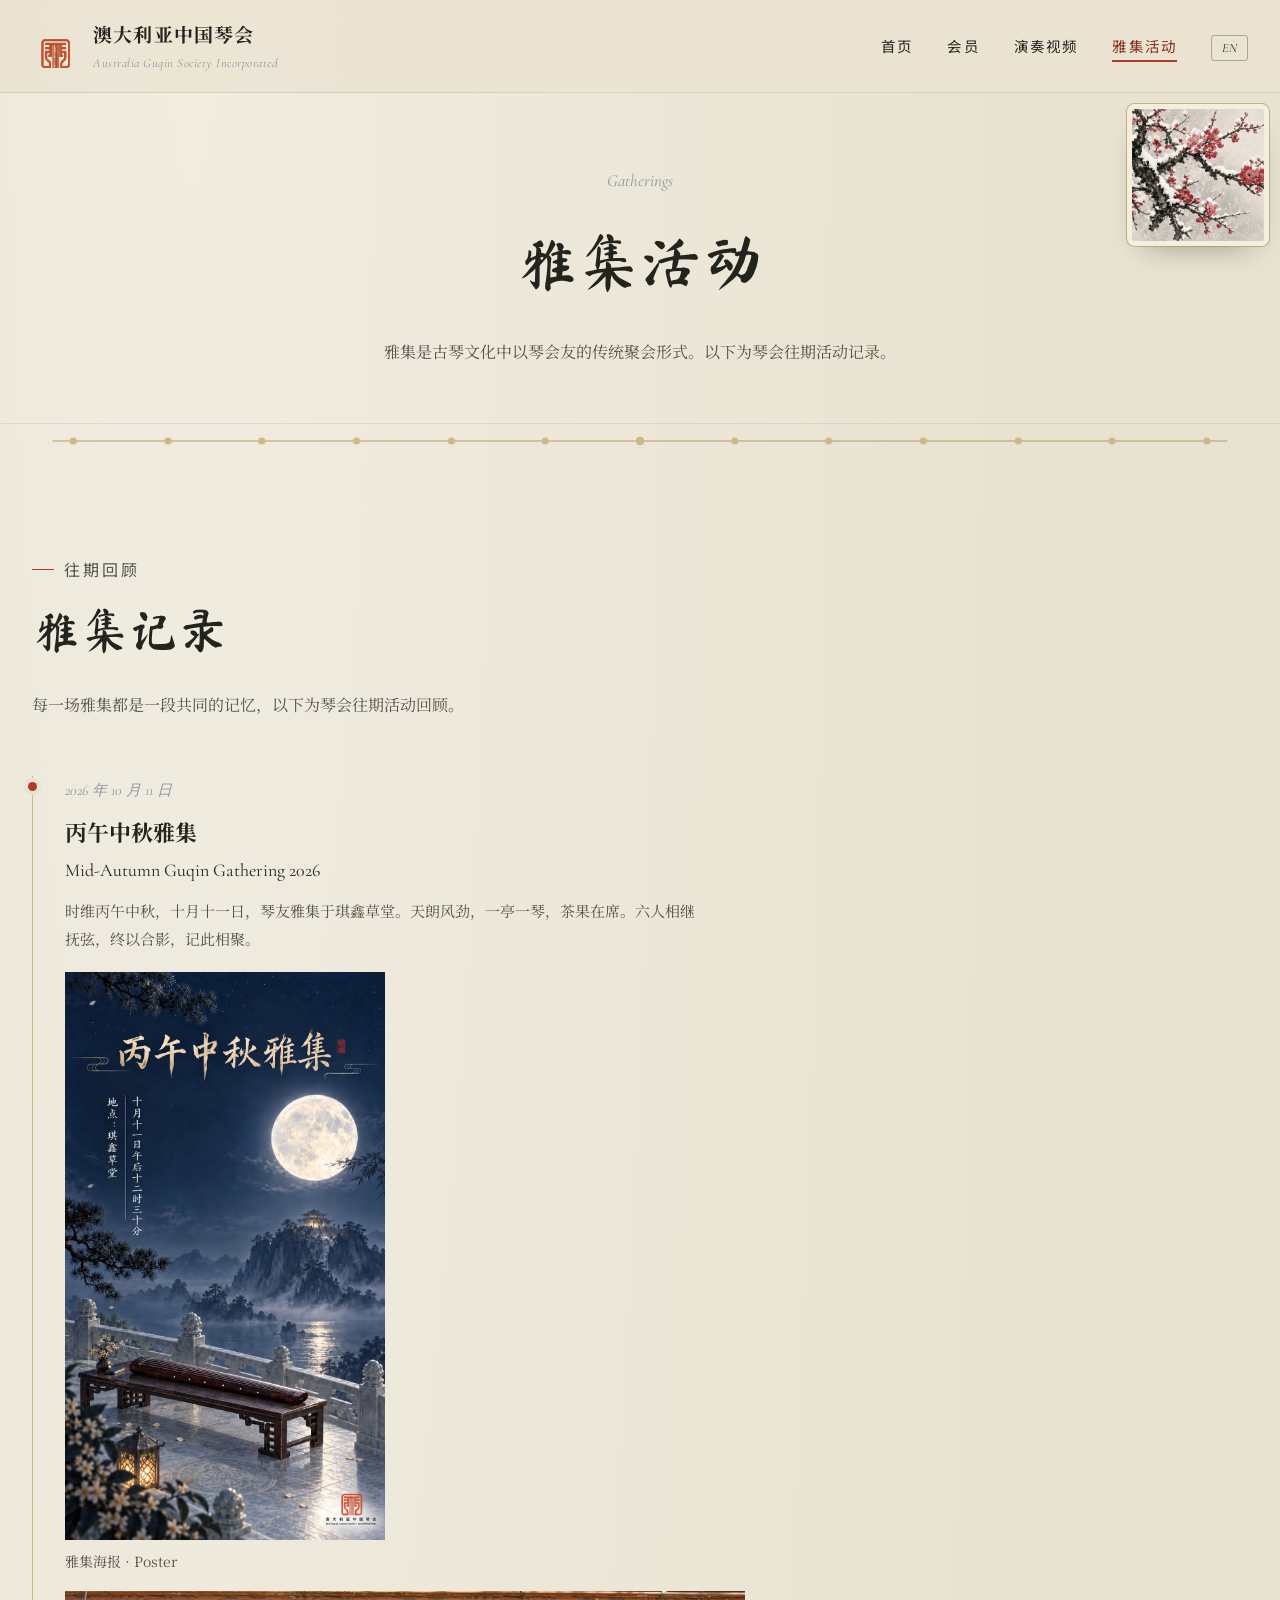
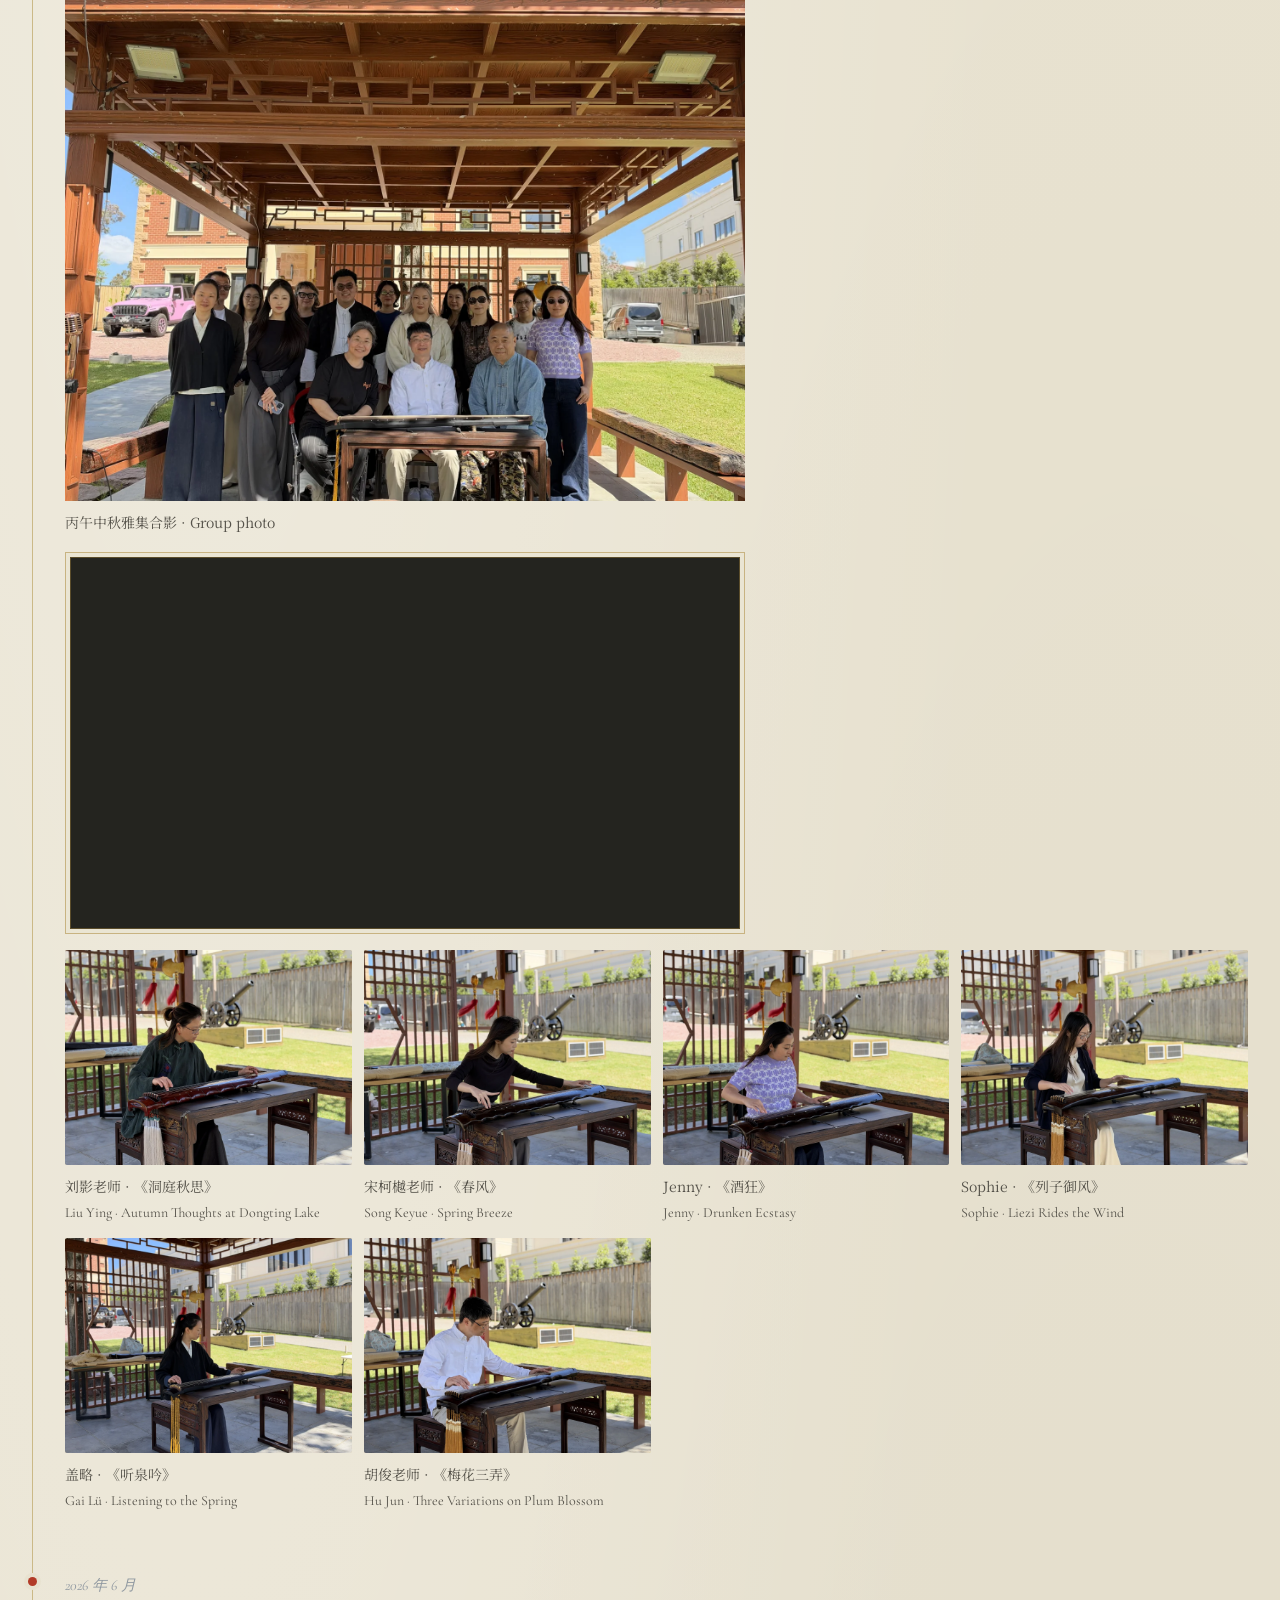
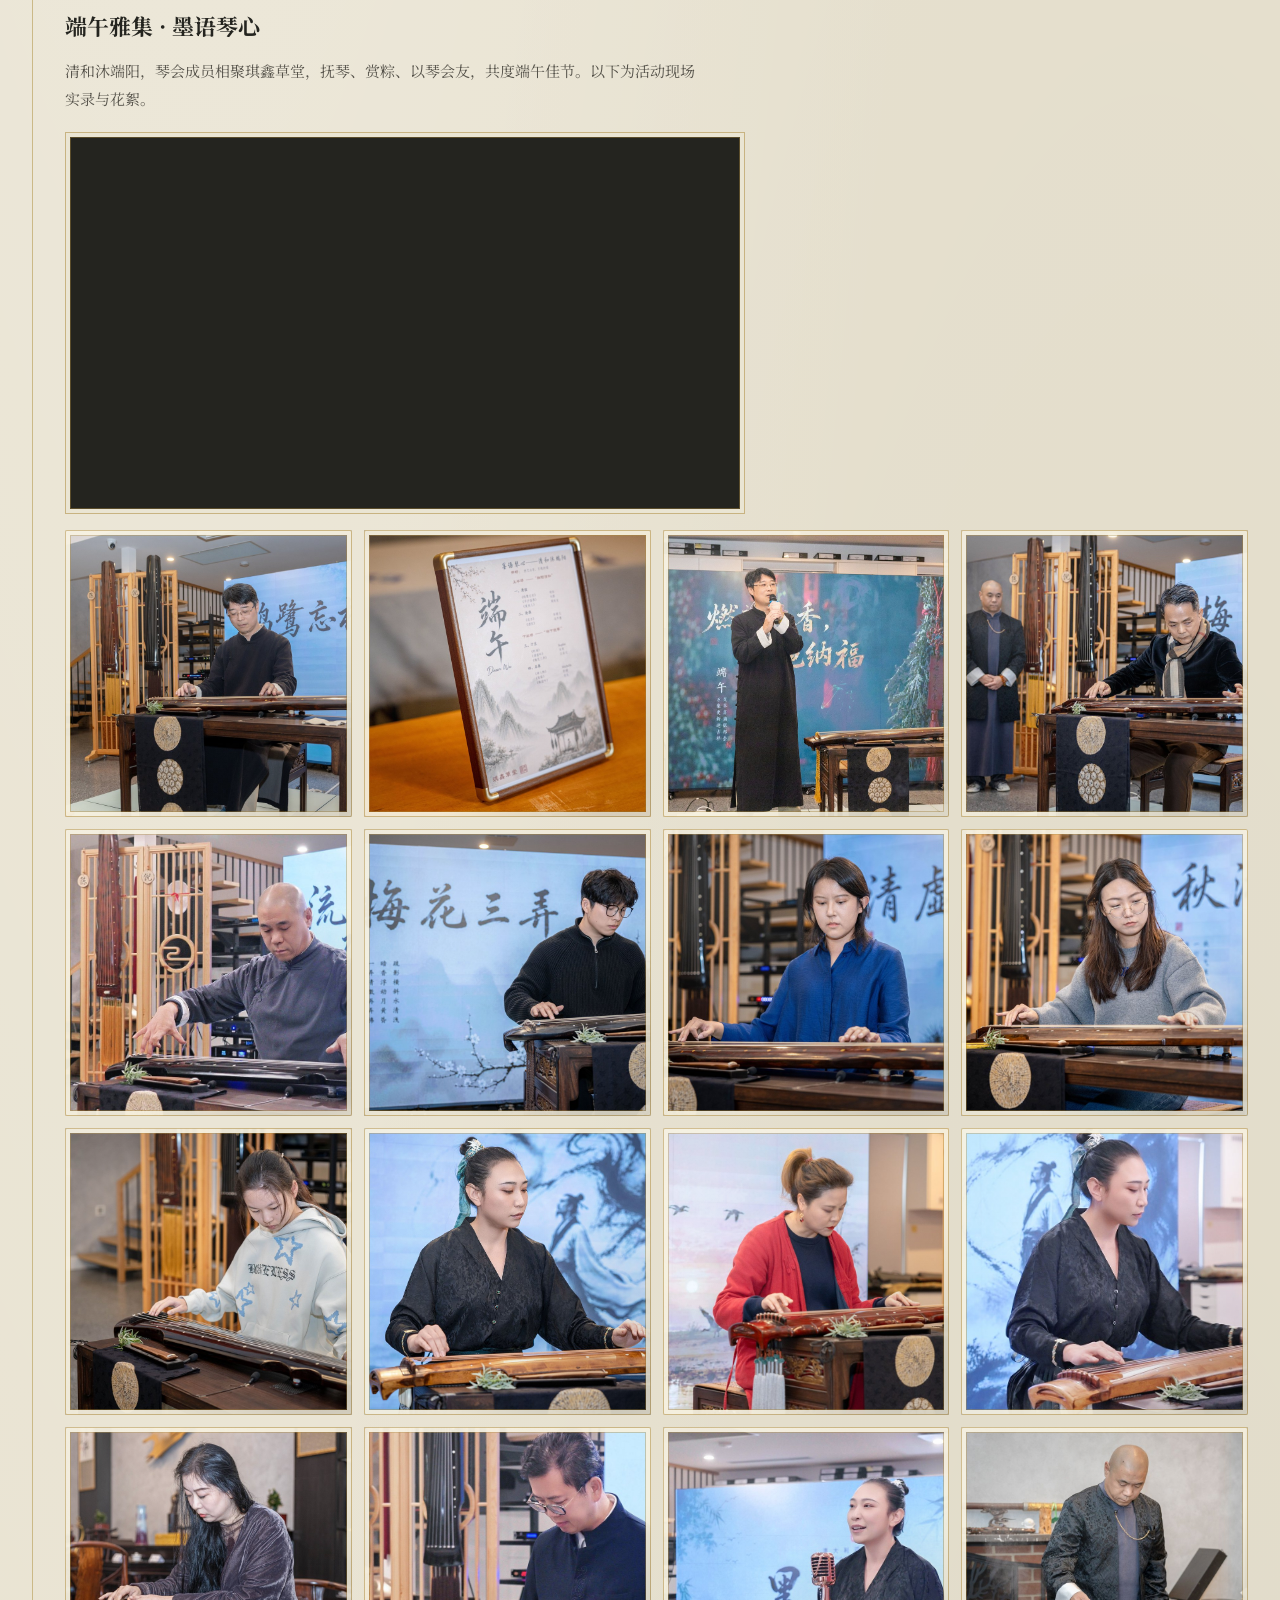
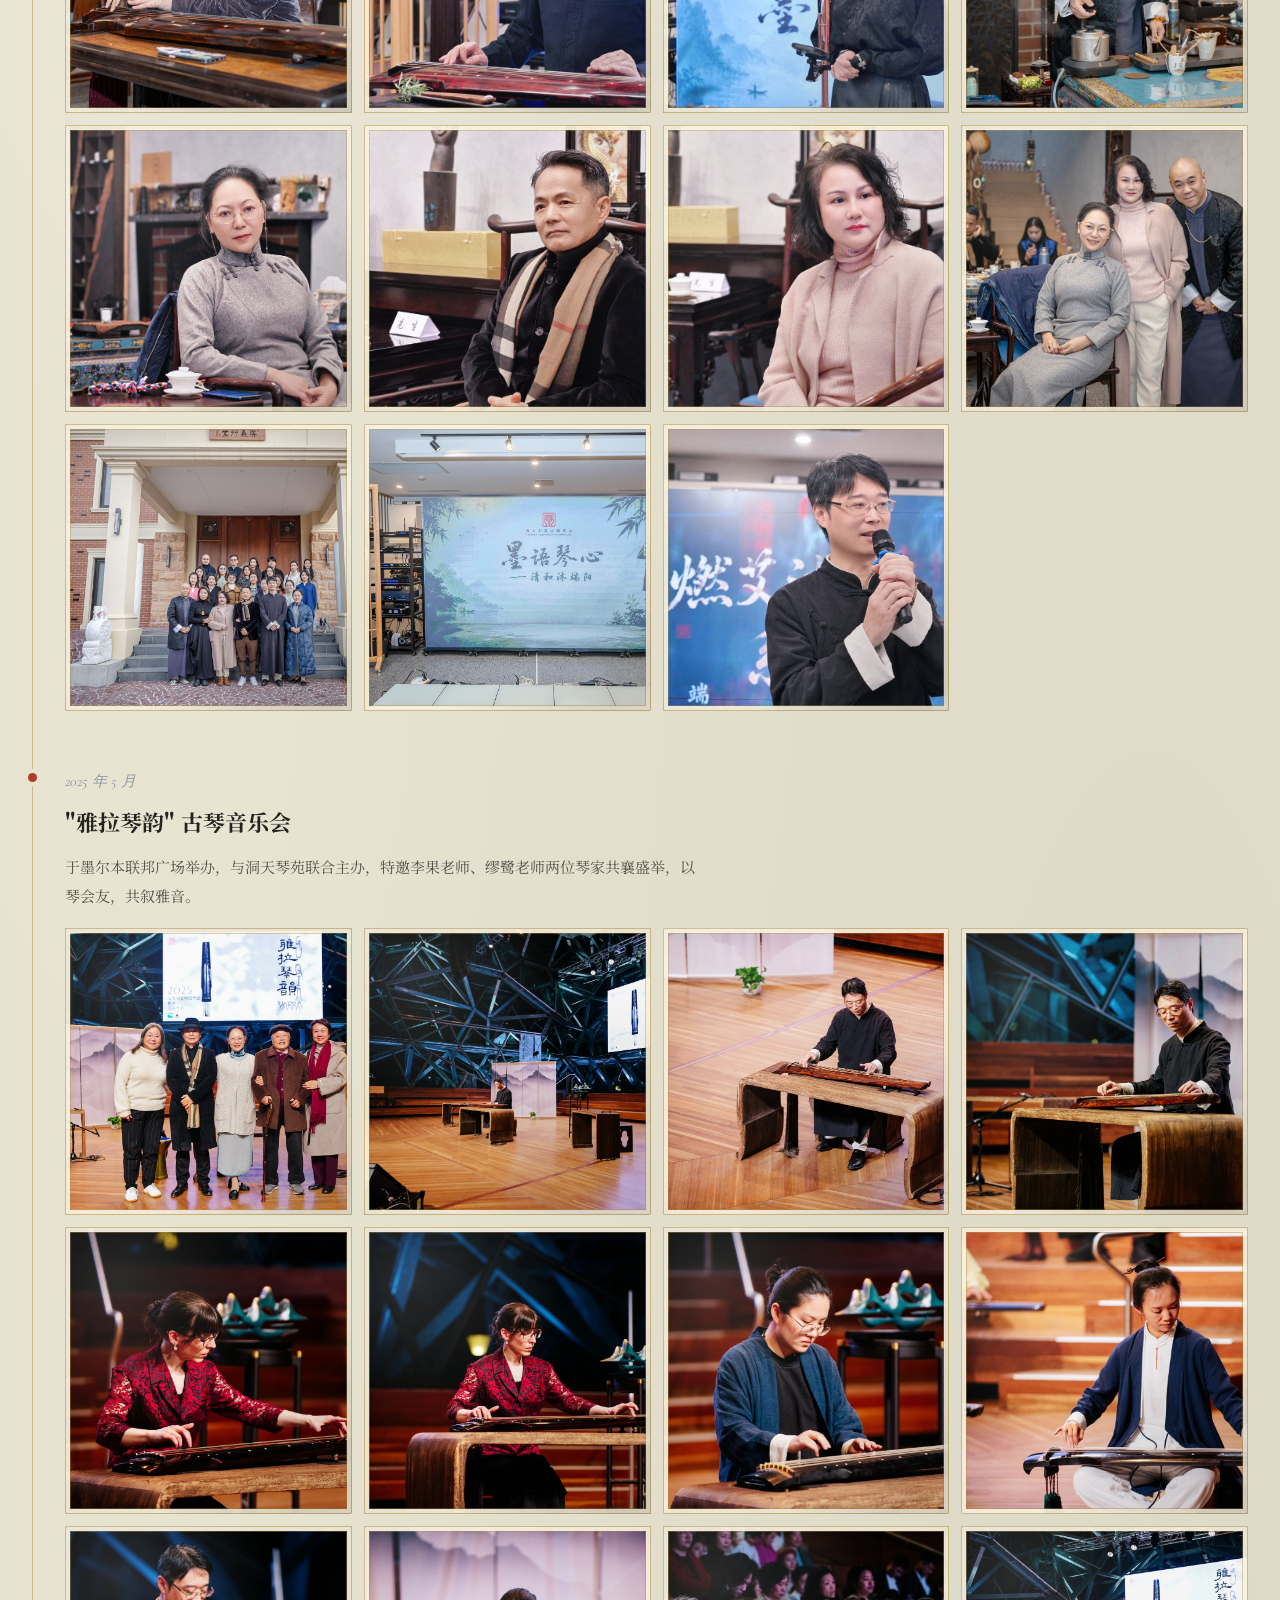
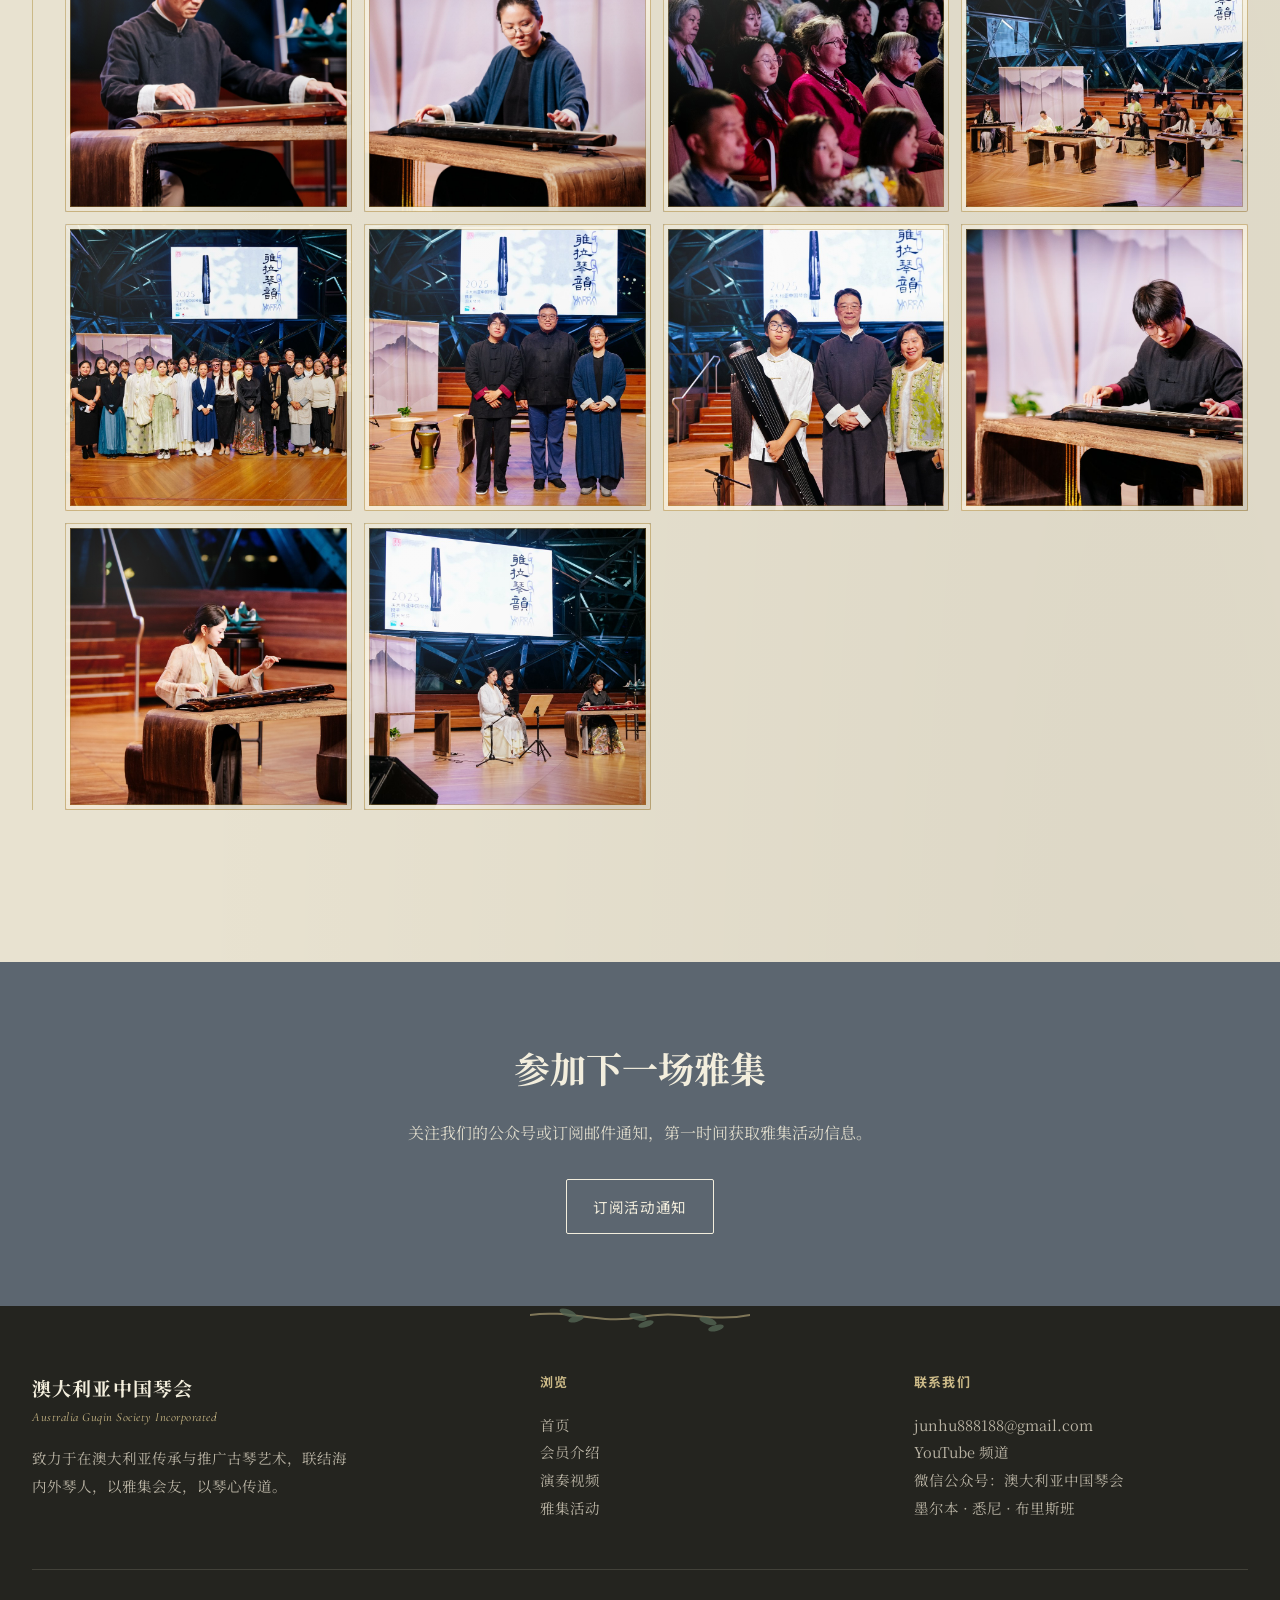
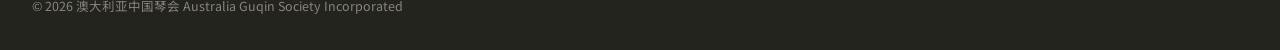
<file: gatherings.html>
<!DOCTYPE html>
<html lang="zh-Hans">
<head>
<meta charset="UTF-8">
<meta name="viewport" content="width=device-width, initial-scale=1.0">
<title>雅集活动 · 澳大利亚中国琴会 · 墨尔本古琴</title>
<meta name="description" content="回顾澳大利亚中国琴会往期雅集与音乐会——端午雅集《墨语琴心》、《雅拉琴韵》古琴音乐会等，记录墨尔本古琴文化活动实况。">
<link rel="canonical" href="https://auguqin.com/gatherings.html">
<link rel="alternate" hreflang="zh-Hans" href="https://auguqin.com/gatherings.html">
<link rel="alternate" hreflang="en" href="https://auguqin.com/gatherings-en.html">
<link rel="alternate" hreflang="x-default" href="https://auguqin.com/gatherings.html">
<meta property="og:type" content="website">
<meta property="og:site_name" content="澳大利亚中国琴会 Australia Guqin Society">
<meta property="og:title" content="雅集活动 · 澳大利亚中国琴会">
<meta property="og:description" content="回顾澳大利亚中国琴会往期雅集与音乐会活动实况。">
<meta property="og:image" content="https://auguqin.com/assets/moyu_g3_group.jpg">
<meta property="og:url" content="https://auguqin.com/gatherings.html">
<meta property="og:locale" content="zh_CN">
<meta name="twitter:card" content="summary_large_image">

<style>
/* ============================================================
   澳大利亚琴会 · Australian Guqin Society
   设计语言：水墨 · 宣纸 · 印章 · 徽位
   ============================================================ */

@import url('https://fonts.googleapis.com/css2?family=Noto+Serif+SC:wght@400;500;700;900&family=Cormorant+Garamond:ital,wght@0,400;0,500;1,400;1,500&family=Noto+Sans+SC:wght@400;500&family=Ma+Shan+Zheng&display=swap');

:root {
  /* 色 · Color */
  --ink:        #24241f;   /* 墨 */
  --ink-soft:   #55524a;
  --paper:      #e8e2d0;   /* 宣纸 */
  --paper-deep: #d8cfb4;   /* 陈纸 */
  --paper-card: #f3eedd;
  --dai:        #5c6670;   /* 水墨山色 · 石青灰 */
  --dai-soft:   #8f98a0;
  --dai-deep:   #3c444c;
  --bamboo:     #46614a;   /* 竹青 */
  --bamboo-soft:#7a9a7e;
  --bamboo-deep:#2c4030;
  --sepia:      #b98a4e;   /* 赭石 · 夕照 */
  --sepia-soft: #d9b479;
  --snow:       #faf7ee;   /* 雪 */
  --cinnabar:   #b23b28;   /* 朱砂 — 印色 */
  --cinnabar-deep: #8a2f1f;
  --gold:       #a3843f;   /* 泥金 — 细线 */
  --gold-soft:  #cbb987;

  --font-display: 'Noto Serif SC', serif;
  --font-calligraphy: 'Ma Shan Zheng', 'Noto Serif SC', serif;
  --font-en: 'Cormorant Garamond', serif;
  --font-body: 'Noto Serif SC', serif;
  --font-label: 'Noto Sans SC', sans-serif;

  --max-w: 1320px;
}

* { box-sizing: border-box; }

html { scroll-behavior: smooth; overflow-x: hidden; max-width: 100%; }

body {
  margin: 0;
  overflow-x: hidden;
  max-width: 100%;
  background: var(--paper);
  color: var(--ink);
  font-family: var(--font-body);
  line-height: 1.9;
  -webkit-font-smoothing: antialiased;
  background-image:
    radial-gradient(ellipse at 15% 0%, rgba(255,255,255,0.35), transparent 55%),
    radial-gradient(ellipse at 90% 100%, rgba(0,0,0,0.05), transparent 60%);
}

a { color: inherit; text-decoration: none; }

img { max-width: 100%; display: block; }

::selection { background: var(--cinnabar); color: var(--paper-card); }

@media (prefers-reduced-motion: reduce) {
  *, *::before, *::after {
    animation-duration: 0.001ms !important;
    animation-iteration-count: 1 !important;
    transition-duration: 0.001ms !important;
    scroll-behavior: auto !important;
  }
}

:focus-visible {
  outline: 2px solid var(--cinnabar);
  outline-offset: 3px;
}

.wrap {
  max-width: var(--max-w);
  margin: 0 auto;
  padding: 0 32px;
}

/* ---------------- 印 Logo ---------------- */
.seal {
  width: 42px;
  height: 42px;
  background: var(--cinnabar);
  color: var(--paper-card);
  display: flex;
  align-items: center;
  justify-content: center;
  font-family: var(--font-display);
  font-weight: 900;
  font-size: 22px;
  border-radius: 3px;
  transform: rotate(-2deg);
  box-shadow: 0 2px 0 rgba(0,0,0,0.15), inset 0 0 0 1px rgba(255,255,255,0.15);
  flex-shrink: 0;
}

.seal-logo {
  height: 44px;
  width: auto;
  flex-shrink: 0;
}

/* ---------------- Header / Nav ---------------- */
.site-header {
  position: sticky;
  top: 0;
  z-index: 100;
  background: rgba(236, 228, 210, 0.86);
  backdrop-filter: blur(10px);
  border-bottom: 1px solid rgba(32,29,25,0.1);
}

.site-header .wrap {
  display: flex;
  align-items: center;
  justify-content: space-between;
  padding-top: 16px;
  padding-bottom: 16px;
}

.brand {
  display: flex;
  align-items: center;
  gap: 14px;
}

.brand-text .zh {
  display: block;
  font-family: var(--font-display);
  font-weight: 700;
  font-size: 19px;
  letter-spacing: 0.06em;
}

.brand-text .en {
  display: block;
  font-family: var(--font-en);
  font-style: italic;
  font-size: 12.5px;
  color: var(--dai-soft);
  letter-spacing: 0.04em;
}

.nav-list {
  list-style: none;
  display: flex;
  gap: 34px;
  margin: 0;
  padding: 0;
}

.nav-list a {
  font-family: var(--font-label);
  font-size: 14.5px;
  letter-spacing: 0.08em;
  position: relative;
  padding-bottom: 4px;
}

.nav-list a::after {
  content: '';
  position: absolute;
  left: 0; right: 0; bottom: -2px;
  height: 1.5px;
  background: var(--cinnabar);
  transform: scaleX(0);
  transform-origin: right;
  transition: transform 0.35s ease;
}

.nav-list a:hover::after,
.nav-list a.active::after {
  transform: scaleX(1);
  transform-origin: left;
}

.nav-list a.active { color: var(--cinnabar-deep); }

.lang-switch {
  font-family: var(--font-en) !important;
  font-style: italic;
  border: 1px solid rgba(32,29,25,0.3);
  border-radius: 3px;
  padding: 4px 10px !important;
  font-size: 12.5px !important;
  letter-spacing: 0.04em !important;
}
.lang-switch::after { content: none !important; }
.lang-switch:hover { border-color: var(--cinnabar); color: var(--cinnabar-deep); }

.nav-toggle {
  display: none;
  background: none;
  border: none;
  cursor: pointer;
  padding: 6px;
}

.nav-toggle span {
  display: block;
  width: 24px;
  height: 2px;
  background: var(--ink);
  margin: 5px 0;
  transition: transform 0.3s ease, opacity 0.3s ease;
}

@media (max-width: 860px) {
  .site-header { position: static; }
  .site-header .wrap { flex-wrap: wrap; padding-top: calc(40px + env(safe-area-inset-top)); }
  .nav-toggle { display: block; position: relative; z-index: 10; order: 2; }
  .brand { order: 1; }
  .site-header nav {
    order: 3;
    width: 100%;
    flex-basis: 100%;
  }
  .nav-list {
    width: 100%;
    flex-direction: column;
    background: var(--paper);
    padding: 0 32px;
    gap: 20px;
    max-height: 0;
    overflow: hidden;
    opacity: 0;
    transition: max-height 0.35s ease, opacity 0.25s ease, padding 0.35s ease;
  }
  .nav-list.open {
    max-height: 400px;
    opacity: 1;
    padding: 20px 32px 28px;
    border-top: 1px solid rgba(32,29,25,0.1);
  }
}

/* ---------------- 徽位分隔线 · String Divider ---------------- */
.string-divider {
  width: 100%;
  height: 34px;
  margin: 0 auto;
  display: block;
  overflow: visible;
}

.string-divider .line {
  stroke: var(--gold);
  stroke-width: 1;
  opacity: 0.75;
}

.string-divider .hui {
  fill: var(--gold-soft);
  opacity: 0;
  transform-origin: center;
}

.string-divider.in-view .hui {
  animation: hui-in 0.6s ease forwards;
}

.string-divider.in-view .hui:nth-child(1) { animation-delay: 0.02s; }
.string-divider.in-view .hui:nth-child(2) { animation-delay: 0.07s; }
.string-divider.in-view .hui:nth-child(3) { animation-delay: 0.12s; }
.string-divider.in-view .hui:nth-child(4) { animation-delay: 0.17s; }
.string-divider.in-view .hui:nth-child(5) { animation-delay: 0.22s; }
.string-divider.in-view .hui:nth-child(6) { animation-delay: 0.27s; }
.string-divider.in-view .hui:nth-child(7) { animation-delay: 0.32s; }
.string-divider.in-view .hui:nth-child(8) { animation-delay: 0.37s; }
.string-divider.in-view .hui:nth-child(9) { animation-delay: 0.42s; }
.string-divider.in-view .hui:nth-child(10) { animation-delay: 0.47s; }
.string-divider.in-view .hui:nth-child(11) { animation-delay: 0.52s; }
.string-divider.in-view .hui:nth-child(12) { animation-delay: 0.57s; }
.string-divider.in-view .hui:nth-child(13) { animation-delay: 0.62s; }

@keyframes hui-in {
  from { opacity: 0; transform: scale(0); }
  to   { opacity: 1; transform: scale(1); }
}

/* ---------------- 段 Section labels (structural device) ---------------- */
.duan-label {
  font-family: var(--font-label);
  font-size: 13px;
  letter-spacing: 0.18em;
  color: var(--cinnabar-deep);
  display: flex;
  align-items: center;
  gap: 10px;
  margin-bottom: 18px;
}

.duan-label::before {
  content: '';
  width: 22px;
  height: 1px;
  background: var(--cinnabar);
}

/* ---------------- Sections ---------------- */
section { padding: 96px 0; }

.section-head {
  max-width: 640px;
  margin-bottom: 56px;
}

.section-head h2 {
  font-family: var(--font-calligraphy);
  font-size: clamp(34px, 4vw, 48px);
  font-weight: 400;
  margin: 0 0 14px;
  letter-spacing: 0.02em;
}

.section-head p {
  color: var(--ink-soft);
  font-size: 16px;
  margin: 0;
}

.eyebrow-en {
  font-family: var(--font-en);
  font-style: italic;
  color: var(--dai-soft);
  font-size: 16px;
  display: block;
  margin-bottom: 6px;
}

/* ---------------- Buttons ---------------- */
.btn {
  display: inline-flex;
  align-items: center;
  gap: 10px;
  font-family: var(--font-label);
  font-size: 14.5px;
  letter-spacing: 0.05em;
  padding: 13px 26px;
  border: 1px solid var(--ink);
  border-radius: 2px;
  transition: background 0.3s ease, color 0.3s ease, border-color 0.3s ease, transform 0.25s ease;
}

.btn:hover { transform: translateY(-2px); }

.btn-primary {
  background: var(--cinnabar);
  border-color: var(--cinnabar);
  color: var(--paper-card);
}
.btn-primary:hover { background: var(--cinnabar-deep); border-color: var(--cinnabar-deep); }

.btn-ghost {
  background: transparent;
  color: var(--ink);
}
.btn-ghost:hover { background: var(--ink); color: var(--paper); }

/* ---------------- Hero (index · 真实图片) ---------------- */
.hero-photo {
  position: relative;
  width: 100%;
  padding: 0;
  overflow: hidden;
  background: var(--ink);
}

.hero-photo-img {
  width: 100%;
  height: auto;
  max-height: 720px;
  object-fit: cover;
  object-position: center 30%;
  display: block;
}

.hero-photo-overlay {
  position: absolute;
  left: 0; right: 0; bottom: 0;
  height: 42%;
  background: linear-gradient(to top, rgba(18,16,12,0.6), transparent);
  pointer-events: none;
}

.hero-photo-content {
  position: absolute;
  left: 0; right: 0; bottom: 40px;
  display: flex;
  justify-content: center;
}

.btn-ghost-light {
  border-color: var(--paper-card);
  color: var(--paper-card);
}
.btn-ghost-light:hover { background: var(--paper-card); color: var(--ink); }

.visually-hidden {
  position: absolute;
  width: 1px; height: 1px;
  padding: 0; margin: -1px;
  overflow: hidden;
  clip: rect(0,0,0,0);
  white-space: nowrap;
  border: 0;
}

@media (max-width: 700px) {
  .hero-photo-img { max-height: 480px; object-position: center 22%; }
  .hero-photo-content { bottom: 22px; }
}

/* ---------------- Card grids ---------------- */
.grid {
  display: grid;
  gap: 28px;
}

.grid-3 { grid-template-columns: repeat(3, 1fr); }
.grid-2 { grid-template-columns: repeat(2, 1fr); }

@media (max-width: 900px) {
  .grid-3 { grid-template-columns: repeat(2, 1fr); }
}
@media (max-width: 640px) {
  .grid-3, .grid-2 { grid-template-columns: 1fr; }
}

.card {
  background: var(--paper-card);
  border: 1px solid rgba(173,138,62,0.28);
  border-radius: 3px;
  overflow: hidden;
  box-shadow: 0 10px 24px -18px rgba(23,32,27,0.35);
  transition: transform 0.35s ease, box-shadow 0.35s ease, border-color 0.35s ease;
}

.card:hover {
  transform: translateY(-5px);
  box-shadow: 0 18px 34px -18px rgba(32,29,25,0.35);
  border-color: var(--cinnabar);
}

/* ---------------- Ink placeholder blocks (no real imagery) ---------------- */
.ink-block {
  position: relative;
  aspect-ratio: 4 / 3;
  background-color: var(--paper-deep);
  background-image: url("data:image/svg+xml,%3Csvg%20xmlns%3D%22http%3A//www.w3.org/2000/svg%22%20viewBox%3D%220%200%20200%20150%22%3E%3Crect%20width%3D%22200%22%20height%3D%22150%22%20fill%3D%22%23e8e2d0%22/%3E%3Ccircle%20cx%3D%22158%22%20cy%3D%2232%22%20r%3D%2211%22%20fill%3D%22%23cbb987%22%20opacity%3D%220.85%22/%3E%3Cpath%20d%3D%22M0%2C95%20Q30%2C70%2060%2C88%20T120%2C80%20T200%2C90%20L200%2C150%20L0%2C150%20Z%22%20fill%3D%22%238f98a0%22%20opacity%3D%220.5%22/%3E%3Cpath%20d%3D%22M0%2C120%20Q25%2C95%2055%2C112%20Q90%2C90%20130%2C110%20Q165%2C92%20200%2C112%20L200%2C150%20L0%2C150%20Z%22%20fill%3D%22%233c444c%22/%3E%3Cpath%20d%3D%22M0%2C128%20Q50%2C120%20100%2C130%20T200%2C124%22%20stroke%3D%22%23faf7ee%22%20stroke-width%3D%221.4%22%20fill%3D%22none%22%20opacity%3D%220.55%22/%3E%3Cpath%20d%3D%22M0%2C138%20Q50%2C132%20100%2C140%20T200%2C134%22%20stroke%3D%22%23faf7ee%22%20stroke-width%3D%221%22%20fill%3D%22none%22%20opacity%3D%220.35%22/%3E%3C/svg%3E");
  background-size: cover;
  background-position: center;
  overflow: hidden;
  box-shadow: inset 0 0 0 1px rgba(173,138,62,0.55), inset 0 0 0 5px rgba(250,245,230,0.9), inset 0 0 0 6px rgba(173,138,62,0.4);
}

.grid-3 .card:nth-of-type(3n+2) .ink-block:not(.avatar),
.gallery-strip .ink-block:nth-of-type(4n+2):not(.avatar) {
  background-image: url("data:image/svg+xml,%3Csvg%20xmlns%3D%22http%3A//www.w3.org/2000/svg%22%20viewBox%3D%220%200%20200%20150%22%3E%3Crect%20width%3D%22200%22%20height%3D%22150%22%20fill%3D%22%23e8e2d0%22/%3E%3Ccircle%20cx%3D%2240%22%20cy%3D%2230%22%20r%3D%2210%22%20fill%3D%22%23b23b28%22%20opacity%3D%220.85%22/%3E%3Cpath%20d%3D%22M0%2C95%20Q30%2C70%2060%2C88%20T120%2C80%20T200%2C90%20L200%2C150%20L0%2C150%20Z%22%20fill%3D%22%237a9a7e%22%20opacity%3D%220.45%22/%3E%3Cpath%20d%3D%22M0%2C120%20Q25%2C95%2055%2C112%20Q90%2C90%20130%2C110%20Q165%2C92%20200%2C112%20L200%2C150%20L0%2C150%20Z%22%20fill%3D%22%232c4030%22/%3E%3Cpath%20d%3D%22M0%2C128%20Q50%2C120%20100%2C130%20T200%2C124%22%20stroke%3D%22%23faf7ee%22%20stroke-width%3D%221.4%22%20fill%3D%22none%22%20opacity%3D%220.55%22/%3E%3Cpath%20d%3D%22M0%2C138%20Q50%2C132%20100%2C140%20T200%2C134%22%20stroke%3D%22%23faf7ee%22%20stroke-width%3D%221%22%20fill%3D%22none%22%20opacity%3D%220.35%22/%3E%3C/svg%3E");
}

.grid-3 .card:nth-of-type(3n) .ink-block:not(.avatar),
.gallery-strip .ink-block:nth-of-type(4n+3):not(.avatar) {
  background-image: url("data:image/svg+xml,%3Csvg%20xmlns%3D%22http%3A//www.w3.org/2000/svg%22%20viewBox%3D%220%200%20200%20150%22%3E%3Crect%20width%3D%22200%22%20height%3D%22150%22%20fill%3D%22%23e8e2d0%22/%3E%3Ccircle%20cx%3D%22100%22%20cy%3D%2226%22%20r%3D%229%22%20fill%3D%22%23b98a4e%22%20opacity%3D%220.85%22/%3E%3Cpath%20d%3D%22M0%2C95%20Q30%2C70%2060%2C88%20T120%2C80%20T200%2C90%20L200%2C150%20L0%2C150%20Z%22%20fill%3D%22%23d9b479%22%20opacity%3D%220.5%22/%3E%3Cpath%20d%3D%22M0%2C120%20Q25%2C95%2055%2C112%20Q90%2C90%20130%2C110%20Q165%2C92%20200%2C112%20L200%2C150%20L0%2C150%20Z%22%20fill%3D%22%238f98a0%22/%3E%3Cpath%20d%3D%22M0%2C128%20Q50%2C120%20100%2C130%20T200%2C124%22%20stroke%3D%22%23faf7ee%22%20stroke-width%3D%221.4%22%20fill%3D%22none%22%20opacity%3D%220.55%22/%3E%3Cpath%20d%3D%22M0%2C138%20Q50%2C132%20100%2C140%20T200%2C134%22%20stroke%3D%22%23faf7ee%22%20stroke-width%3D%221%22%20fill%3D%22none%22%20opacity%3D%220.35%22/%3E%3C/svg%3E");
}

.ink-block::before {
  content: '';
  position: absolute;
  inset: 0;
  background:
    radial-gradient(circle at 18% 18%, rgba(255,255,255,0.16), transparent 45%),
    radial-gradient(circle at 88% 88%, rgba(0,0,0,0.14), transparent 50%);
}

.ink-block.photo {
  background-image: none;
  background-size: cover;
  background-position: 22% center;
}

.ink-block.photo::after { content: none; }

.ink-block.has-video {
  background: var(--ink);
}
.ink-block.has-video video,
.ink-block.has-video iframe {
  width: 100%;
  height: 100%;
  object-fit: cover;
  display: block;
  border: 0;
}
.ink-block.has-video::after,
.ink-block.has-video::before { content: none; }

.ink-block::after {
  content: '印';
  position: absolute;
  right: 10px;
  bottom: 8px;
  width: 20px;
  height: 20px;
  background: var(--cinnabar);
  color: var(--paper-card);
  font-family: var(--font-display);
  font-weight: 700;
  font-size: 11px;
  display: flex;
  align-items: center;
  justify-content: center;
  border-radius: 2px;
  opacity: 0.88;
  transform: rotate(-3deg);
  pointer-events: none;
}

.ink-block .placeholder-tag {
  position: absolute;
  bottom: 12px;
  left: 12px;
  font-family: var(--font-label);
  font-size: 11px;
  letter-spacing: 0.08em;
  color: rgba(244,238,218,0.85);
  background: rgba(32,29,25,0.35);
  padding: 4px 9px;
  border-radius: 2px;
  backdrop-filter: blur(3px);
}

.ink-block.avatar {
  aspect-ratio: 1 / 1;
  border-radius: 50%;
  display: flex;
  align-items: center;
  justify-content: center;
  background-image: none;
  background: radial-gradient(circle at 32% 28%, var(--dai-soft) 0%, var(--dai) 55%, var(--bamboo-deep) 100%);
  box-shadow: inset 0 0 0 3px var(--paper-card), inset 0 0 0 4px rgba(173,138,62,0.6), 0 6px 16px -8px rgba(23,32,27,0.4);
}

.ink-block.avatar.photo-round {
  background-size: cover;
}

.ink-block.avatar::after { content: none; }

.avatar-row .avatar-item:nth-of-type(3n+2) .ink-block.avatar:not(.photo-round) {
  background: radial-gradient(circle at 32% 28%, var(--bamboo-soft) 0%, var(--bamboo) 55%, var(--dai-deep) 100%);
}
.avatar-row .avatar-item:nth-of-type(3n) .ink-block.avatar:not(.photo-round) {
  background: radial-gradient(circle at 32% 28%, #c9a55c 0%, var(--gold) 45%, var(--bamboo-deep) 100%);
}

.ink-block.avatar span {
  font-family: var(--font-display);
  font-weight: 700;
  font-size: 38px;
  color: rgba(244,238,218,0.92);
}

.play-btn {
  position: absolute;
  top: 50%; left: 50%;
  transform: translate(-50%, -50%);
  width: 58px; height: 58px;
  border-radius: 50%;
  background: rgba(244,238,218,0.92);
  display: flex;
  align-items: center;
  justify-content: center;
  transition: transform 0.3s ease, background 0.3s ease;
}

.card:hover .play-btn {
  transform: translate(-50%, -50%) scale(1.08);
  background: var(--cinnabar);
}

.card:hover .play-btn svg path { fill: var(--paper-card); }

.play-btn svg path { fill: var(--ink); transition: fill 0.3s ease; }

/* ---------------- Card content ---------------- */
.card-body { padding: 22px 24px 26px; }

.card-body .tag {
  font-family: var(--font-label);
  font-size: 11.5px;
  letter-spacing: 0.1em;
  color: var(--bamboo);
  display: block;
  margin-bottom: 8px;
}

.card-body h3 {
  font-family: var(--font-display);
  font-size: 19px;
  margin: 0 0 8px;
  font-weight: 700;
}

.card-body p {
  font-size: 14.5px;
  color: var(--ink-soft);
  margin: 0;
  line-height: 1.75;
}

.card-body .meta {
  margin-top: 14px;
  font-family: var(--font-label);
  font-size: 12.5px;
  color: var(--dai-soft);
  letter-spacing: 0.04em;
}

/* ---------------- About / split ---------------- */
.split {
  display: grid;
  grid-template-columns: 1fr 1fr;
  gap: 64px;
  align-items: center;
}

@media (max-width: 860px) {
  .split { grid-template-columns: 1fr; gap: 36px; }
}

.split .ink-block { border-radius: 3px; }

/* ---------------- Preview strip (homepage member row) ---------------- */
.avatar-row {
  display: flex;
  gap: 22px;
  flex-wrap: wrap;
}

.avatar-item { text-align: center; width: 180px; display: inline-block; text-decoration: none; }
.avatar-item .ink-block.avatar {
  width: 160px;
  height: 160px;
  margin: 0 auto 14px;
  transition: transform 0.3s ease, box-shadow 0.3s ease;
}
a.avatar-item:hover .ink-block.avatar {
  transform: translateY(-4px) scale(1.03);
  box-shadow: inset 0 0 0 3px var(--paper-card), inset 0 0 0 4px rgba(173,138,62,0.6), 0 14px 26px -10px rgba(23,20,15,0.45);
}
a.avatar-item:hover .name { color: var(--cinnabar-deep); }
.avatar-item .name {
  font-family: var(--font-label);
  font-size: 13px;
}

/* ---------------- 点缀 · 竹石松梅 ---------------- */
.corner-accent {
  position: absolute;
  pointer-events: none;
  z-index: 0;
  opacity: 0.24;
}

.accent-photo {
  position: absolute;
  width: 132px;
  height: 132px;
  object-fit: cover;
  border-radius: 3px;
  box-shadow: 0 0 0 5px var(--paper-card), 0 0 0 6px rgba(173,138,62,0.55), 0 14px 30px -14px rgba(23,20,15,0.5);
  z-index: 2;
}

@media (max-width: 640px) {
  .accent-photo { width: 92px; height: 92px; }
}

.page-hero { position: relative; overflow: hidden; }
.page-hero .wrap { position: relative; z-index: 1; }

.accent-bl { left: -10px; bottom: -10px; }
.accent-br { right: -10px; bottom: -10px; }
.accent-tr { right: -10px; top: -10px; }
.accent-tl { left: -10px; top: -10px; }

.about-rock {
  position: absolute;
  right: -30px;
  bottom: -26px;
  width: 128px;
  height: 128px;
  object-fit: cover;
  border-radius: 3px;
  box-shadow: 0 0 0 5px var(--paper-card), 0 0 0 6px rgba(173,138,62,0.55), 0 14px 30px -14px rgba(23,20,15,0.5);
  z-index: 2;
  transform: rotate(-2deg);
}

.split { position: relative; }

.footer-sprig {
  position: absolute;
  top: -1px;
  left: 50%;
  transform: translateX(-50%);
  width: 220px;
  opacity: 0.55;
  pointer-events: none;
}

.site-footer { position: relative; }
.site-footer {
  background: var(--ink);
  color: var(--paper-deep);
  padding: 64px 0 32px;
}

.footer-grid {
  display: grid;
  grid-template-columns: 1.4fr 1fr 1fr;
  gap: 40px;
  margin-bottom: 48px;
}

@media (max-width: 700px) {
  .footer-grid { grid-template-columns: 1fr; }
}

.footer-grid h4 {
  font-family: var(--font-label);
  font-size: 13px;
  letter-spacing: 0.1em;
  color: var(--gold-soft);
  margin: 0 0 16px;
  text-transform: uppercase;
}

.footer-grid p, .footer-grid a {
  font-size: 14.5px;
  color: rgba(236, 228, 210, 0.75);
  line-height: 1.9;
  display: block;
}

.footer-grid a:hover { color: var(--paper-card); }

.footer-brand .brand-text .en { color: var(--gold-soft); }
.footer-brand p { max-width: 320px; margin-top: 14px; }

.footer-bottom {
  border-top: 1px solid rgba(236,228,210,0.15);
  padding-top: 24px;
  font-family: var(--font-label);
  font-size: 12.5px;
  color: rgba(236,228,210,0.5);
  display: flex;
  justify-content: space-between;
  flex-wrap: wrap;
  gap: 10px;
}

/* ---------------- Page header (inner pages) ---------------- */
.page-hero {
  padding: 72px 0 56px;
  text-align: center;
  border-bottom: 1px solid rgba(32,29,25,0.08);
}

.page-hero .eyebrow-en { font-size: 17px; }

.page-hero h1 {
  font-family: var(--font-calligraphy);
  font-weight: 400;
  font-size: clamp(42px, 6vw, 62px);
  margin: 6px 0 16px;
}

.page-hero p {
  max-width: 560px;
  margin: 0 auto;
  color: var(--ink-soft);
}

/* ---------------- Filter tabs ---------------- */
.tabs {
  display: flex;
  gap: 10px;
  flex-wrap: wrap;
  margin-bottom: 44px;
}

.tab {
  font-family: var(--font-label);
  font-size: 13.5px;
  letter-spacing: 0.05em;
  padding: 9px 18px;
  border: 1px solid rgba(32,29,25,0.18);
  border-radius: 20px;
  background: transparent;
  cursor: pointer;
  transition: all 0.25s ease;
}

.tab:hover { border-color: var(--cinnabar); }

.tab.active {
  background: var(--ink);
  border-color: var(--ink);
  color: var(--paper);
}

/* ---------------- Timeline (雅集活动) ---------------- */
.timeline {
  position: relative;
  padding-left: 32px;
  border-left: 1px solid var(--gold-soft);
}

.timeline-item {
  position: relative;
  margin-bottom: 56px;
}

.timeline-item::before {
  content: '';
  position: absolute;
  left: -37.5px;
  top: 6px;
  width: 9px; height: 9px;
  border-radius: 50%;
  background: var(--cinnabar);
  box-shadow: 0 0 0 4px var(--paper);
}

.timeline-item .date {
  font-family: var(--font-en);
  font-style: italic;
  font-size: 15px;
  color: var(--dai-soft);
  margin-bottom: 6px;
  display: block;
}

.timeline-item h3 {
  font-family: var(--font-display);
  font-size: 22px;
  margin: 0 0 10px;
}

.timeline-item p {
  color: var(--ink-soft);
  font-size: 15px;
  max-width: 640px;
  margin: 0 0 18px;
}

.gallery-strip {
  display: grid;
  grid-template-columns: repeat(4, 1fr);
  gap: 12px;
}

@media (max-width: 640px) {
  .gallery-strip { grid-template-columns: repeat(2, 1fr); }
}

.gallery-strip .ink-block { aspect-ratio: 1/1; border-radius: 2px; }

/* Mid-Autumn gathering: accessible photos and bilingual captions. */
#mid-autumn-2026 figure { margin: 0; min-width: 0; }
#mid-autumn-2026 .group-photo { max-width: 680px; margin-bottom: 16px; }
#mid-autumn-2026 img.ink-block.photo { width: 100%; height: auto; aspect-ratio: 4/3; }
#mid-autumn-2026 figcaption { margin-top: 8px; font-size: 14px; color: var(--ink-soft); }
#mid-autumn-2026 figcaption span,
#mid-autumn-2026 h3 span { display: block; }
#mid-autumn-2026 .en { font-family: var(--font-en); }
#mid-autumn-2026 h3 span { font-size: 18px; font-weight: 400; }

/* ---------------- Reveal on scroll ---------------- */
.reveal { opacity: 1; }
.js .reveal {
  opacity: 0;
  transform: translateY(24px);
  transition: opacity 0.7s ease, transform 0.7s ease;
}
.js .reveal.in-view {
  opacity: 1;
  transform: translateY(0);
}

/* ---------------- CTA band ---------------- */
.cta-band {
  background: var(--dai);
  color: var(--paper-card);
  padding: 72px 0;
  text-align: center;
}

.cta-band h2 {
  font-family: var(--font-display);
  font-size: clamp(26px, 3vw, 36px);
  margin: 0 0 16px;
}

.cta-band p { color: rgba(244,238,218,0.85); margin: 0 0 30px; }

.cta-band .btn-ghost {
  border-color: var(--paper-card);
  color: var(--paper-card);
}
.cta-band .btn-ghost:hover { background: var(--paper-card); color: var(--dai); }

/* ---------------- Member bio detail ---------------- */
.member-card { scroll-margin-top: 110px; }
.timeline-item { scroll-margin-top: 110px; }

.member-card .card-body .role {
  font-family: var(--font-en);
  font-style: italic;
  color: var(--cinnabar-deep);
  font-size: 14px;
  display: block;
  margin-bottom: 10px;
}

</style>
<script type="application/ld+json">{"@context": "https://schema.org", "@graph": [{"@type": "Organization", "@id": "https://auguqin.com/#organization", "name": "Australia Guqin Society Incorporated", "alternateName": "澳大利亚中国琴会", "url": "https://auguqin.com/", "logo": "https://auguqin.com/assets/logo.png", "email": "junhu888188@gmail.com", "sameAs": ["https://www.youtube.com/@AustraliaGuqinSociety"], "address": {"@type": "PostalAddress", "addressLocality": "Melbourne", "addressRegion": "VIC", "addressCountry": "AU"}}, {"@type": "WebSite", "@id": "https://auguqin.com/#website", "url": "https://auguqin.com/", "name": "澳大利亚中国琴会 · Australia Guqin Society Incorporated", "publisher": {"@id": "https://auguqin.com/#organization"}}, {"@type": "CollectionPage", "@id": "https://auguqin.com/gatherings.html#webpage", "url": "https://auguqin.com/gatherings.html", "name": "雅集活动 · 澳大利亚中国琴会 · 墨尔本古琴", "description": "回顾澳大利亚中国琴会往期雅集与音乐会——端午雅集《墨语琴心》、《雅拉琴韵》古琴音乐会等，记录墨尔本古琴文化活动实况。", "inLanguage": "zh-Hans", "isPartOf": {"@id": "https://auguqin.com/#website"}, "about": [{"@id": "https://auguqin.com/#organization"}, {"@type": "Thing", "name": "端午雅集 · 墨语琴心", "description": "往期雅集，2026年6月。"}, {"@type": "Thing", "name": "雅拉琴韵古琴音乐会", "description": "往期音乐会，2025年5月。"}]}]}</script></head>
<body>
<script>document.documentElement.classList.add("js");</script>

<header class="site-header">
  <div class="wrap">
    <a href="index.html" class="brand">
      <img src="assets/logo.png" alt="澳大利亚中国琴会" class="seal-logo">
      <div class="brand-text">
        <span class="zh">澳大利亚中国琴会</span>
        <span class="en">Australia Guqin Society Incorporated</span>
      </div>
    </a>
    <nav>
      <ul class="nav-list">
        <li><a href="index.html">首页</a></li>
        <li><a href="members.html">会员</a></li>
        <li><a href="videos.html">演奏视频</a></li>
        <li><a href="gatherings.html" class="active">雅集活动</a></li>
        <li><a href="gatherings-en.html" class="lang-switch">EN</a></li>
      </ul>
    </nav>
    <button class="nav-toggle" aria-label="打开菜单" aria-expanded="false">
      <span></span><span></span><span></span>
    </button>
  </div>
</header>

<main id="main-content">
<section class="page-hero">
  <img class="accent-photo accent-tr" src="assets/accent_plum.jpg" alt="梅花" style="top:16px;right:16px;">
  <div class="wrap">
    <span class="eyebrow-en">Gatherings</span>
    <h1>雅集活动</h1>
    <p>雅集是古琴文化中以琴会友的传统聚会形式。以下为琴会往期活动记录。</p>
  </div>
</section>

<div class="wrap">
  <svg class="string-divider" viewBox="0 0 1180 34" preserveAspectRatio="none" aria-hidden="true">
    <line class="line" x1="20" y1="17" x2="1160" y2="17"/>
    <circle class="hui" cx="40" cy="17" r="3.5"/><circle class="hui" cx="132" cy="17" r="3.5"/>
    <circle class="hui" cx="223" cy="17" r="3.5"/><circle class="hui" cx="315" cy="17" r="3.5"/>
    <circle class="hui" cx="407" cy="17" r="3.5"/><circle class="hui" cx="498" cy="17" r="3.5"/>
    <circle class="hui" cx="590" cy="17" r="4.2"/><circle class="hui" cx="682" cy="17" r="3.5"/>
    <circle class="hui" cx="773" cy="17" r="3.5"/><circle class="hui" cx="865" cy="17" r="3.5"/>
    <circle class="hui" cx="957" cy="17" r="3.5"/><circle class="hui" cx="1048" cy="17" r="3.5"/>
    <circle class="hui" cx="1140" cy="17" r="3.5"/>
  </svg>
</div>

<section>
  <div class="wrap">
    <div class="section-head reveal">
      <p class="duan-label">往期回顾</p>
      <h2>雅集记录</h2>
      <p>每一场雅集都是一段共同的记忆，以下为琴会往期活动回顾。</p>
    </div>

    <div class="timeline reveal">

      <div id="mid-autumn-2026" class="timeline-item">
        <span class="date">2026 年 10 月 11 日</span>
        <h3>丙午中秋雅集<span class="en" lang="en">Mid-Autumn Guqin Gathering 2026</span></h3>
        <p>时维丙午中秋，十月十一日，琴友雅集于琪鑫草堂。天朗风劲，一亭一琴，茶果在席。六人相继抚弦，终以合影，记此相聚。</p>
        <figure class="poster" style="max-width:320px;margin:0 0 16px;">
          <img class="ink-block photo" style="aspect-ratio:941/1672;height:auto;object-fit:contain;" src="assets/mid-autumn-2026/poster.webp" alt="丙午中秋雅集海报：十月十一日午后十二时三十分，琪鑫草堂" width="941" height="1672" loading="lazy">
          <figcaption>雅集海报 · Poster</figcaption>
        </figure>
        <figure class="group-photo">
          <img class="ink-block photo" src="assets/mid-autumn-2026/group.webp" alt="丙午中秋雅集，琴友于琪鑫草堂合影" width="1600" height="1200" loading="lazy">
          <figcaption>丙午中秋雅集合影 · Group photo</figcaption>
        </figure>
        <div class="ink-block has-video" style="max-width:680px;aspect-ratio:16/9;margin-bottom:16px;">
          <iframe src="https://www.youtube.com/embed/e6o7ozHnWWU" title="丙午中秋雅集 2026 活动花絮" loading="lazy" allow="accelerometer; autoplay; clipboard-write; encrypted-media; gyroscope; picture-in-picture; web-share" allowfullscreen></iframe>
        </div>
        <div class="gallery-strip">
          <figure>
            <img class="ink-block photo" src="assets/mid-autumn-2026/liu-ying-dongting.webp" alt="刘影老师抚琴演奏《洞庭秋思》 · Autumn Thoughts at Dongting Lake" width="1600" height="1200" loading="lazy">
            <figcaption><span>刘影老师 · 《洞庭秋思》</span><span class="en" lang="en">Liu Ying · Autumn Thoughts at Dongting Lake</span></figcaption>
          </figure>
          <figure>
            <img class="ink-block photo" src="assets/mid-autumn-2026/song-keyue-spring-breeze.webp" alt="宋柯樾老师抚琴演奏《春风》 · Spring Breeze" width="1600" height="1200" loading="lazy">
            <figcaption><span>宋柯樾老师 · 《春风》</span><span class="en" lang="en">Song Keyue · Spring Breeze</span></figcaption>
          </figure>
          <figure>
            <img class="ink-block photo" src="assets/mid-autumn-2026/jenny-drunken-ecstasy.webp" alt="Jenny抚琴演奏《酒狂》 · Drunken Ecstasy" width="1600" height="1200" loading="lazy">
            <figcaption><span>Jenny · 《酒狂》</span><span class="en" lang="en">Jenny · Drunken Ecstasy</span></figcaption>
          </figure>
          <figure>
            <img class="ink-block photo" src="assets/mid-autumn-2026/sophie-liezi.webp" alt="Sophie抚琴演奏《列子御风》 · Liezi Rides the Wind" width="1600" height="1200" loading="lazy">
            <figcaption><span>Sophie · 《列子御风》</span><span class="en" lang="en">Sophie · Liezi Rides the Wind</span></figcaption>
          </figure>
          <figure>
            <img class="ink-block photo" src="assets/mid-autumn-2026/gai-lue-listening-to-the-spring.webp" alt="盖略抚琴演奏《听泉吟》 · Listening to the Spring" width="1600" height="1200" loading="lazy">
            <figcaption><span>盖略 · 《听泉吟》</span><span class="en" lang="en">Gai Lü · Listening to the Spring</span></figcaption>
          </figure>
          <figure>
            <img class="ink-block photo" src="assets/mid-autumn-2026/hu-jun-plum-blossom.webp" alt="胡俊老师抚琴演奏《梅花三弄》 · Three Variations on Plum Blossom" width="1600" height="1200" loading="lazy">
            <figcaption><span>胡俊老师 · 《梅花三弄》</span><span class="en" lang="en">Hu Jun · Three Variations on Plum Blossom</span></figcaption>
          </figure>
        </div>
      </div>

      <div id="moyuqinxin" class="timeline-item">
        <span class="date">2026 年 6 月</span>
        <h3>端午雅集 · 墨语琴心</h3>
        <p>清和沐端阳，琴会成员相聚琪鑫草堂，抚琴、赏粽、以琴会友，共度端午佳节。以下为活动现场实录与花絮。</p>
        <div class="ink-block has-video" style="max-width:680px;aspect-ratio:16/9;margin-bottom:16px;">
          <iframe src="https://www.youtube.com/embed/SlvBgha5_XQ" title="墨语琴心·端午雅集 2026 活动集锦" loading="lazy" allow="accelerometer; autoplay; clipboard-write; encrypted-media; gyroscope; picture-in-picture; web-share" allowfullscreen></iframe>
        </div>
        <div class="gallery-strip">
          <div class="ink-block photo" style="background-image:url('assets/moyu_g2_hujun_oulu.jpg')"></div>
          <div class="ink-block photo" style="background-image:url('assets/moyu_g6_host1.jpg')"></div>
          <div class="ink-block photo" style="background-image:url('assets/moyu_g7_host2.jpg')"></div>
          <div class="ink-block photo" style="background-image:url('assets/moyu_g16_longsheng_hujun.jpg')"></div>
          <div class="ink-block photo" style="background-image:url('assets/moyu_g8_xu_liushui.jpg')"></div>
          <div class="ink-block photo" style="background-image:url('assets/moyu_g18_wang_meihua.jpg')"></div>
          <div class="ink-block photo" style="background-image:url('assets/moyu_g17_perform_d.jpg')"></div>
          <div class="ink-block photo" style="background-image:url('assets/moyu_g20_perform_e.jpg')"></div>
          <div class="ink-block photo" style="background-image:url('assets/moyu_g21_perform_f.jpg')"></div>
          <div class="ink-block photo" style="background-image:url('assets/moyu_g22_perform_g.jpg')"></div>
          <div class="ink-block photo" style="background-image:url('assets/moyu_g23_perform_h.jpg')"></div>
          <div class="ink-block photo" style="background-image:url('assets/moyu_g9_perform_a.jpg')"></div>
          <div class="ink-block photo" style="background-image:url('assets/moyu_g14_perform_b.jpg')"></div>
          <div class="ink-block photo" style="background-image:url('assets/moyu_g15_perform_c.jpg')"></div>
          <div class="ink-block photo" style="background-image:url('assets/moyu_g11_speak_a.jpg')"></div>
          <div class="ink-block photo" style="background-image:url('assets/moyu_g19_xu_tea.jpg')"></div>
          <div class="ink-block photo" style="background-image:url('assets/moyu_g10_portrait_a.jpg')"></div>
          <div class="ink-block photo" style="background-image:url('assets/moyu_g12_portrait_b.jpg')"></div>
          <div class="ink-block photo" style="background-image:url('assets/moyu_g13_portrait_c.jpg')"></div>
          <div class="ink-block photo" style="background-image:url('assets/moyu_g24_group_b.jpg')"></div>
          <div class="ink-block photo" style="background-image:url('assets/moyu_g3_group.jpg')"></div>
          <div class="ink-block photo" style="background-image:url('assets/moyu_g4_backdrop.jpg')"></div>
          <div class="ink-block photo" style="background-image:url('assets/moyu_g5_program.jpg')"></div>
        </div>
      </div>

      <div id="yarra" class="timeline-item">
        <span class="date">2025 年 5 月</span>
        <h3>"雅拉琴韵" 古琴音乐会</h3>
        <p>于墨尔本联邦广场举办，与洞天琴苑联合主办，特邀李果老师、缪鹭老师两位琴家共襄盛举，以琴会友，共叙雅音。</p>
        <div class="gallery-strip">
          <div class="ink-block photo" style="background-image:url('assets/yarra_11.jpg')"></div>
          <div class="ink-block photo" style="background-image:url('assets/yarra_01.jpg')"></div>
          <div class="ink-block photo" style="background-image:url('assets/yarra_03.jpg')"></div>
          <div class="ink-block photo" style="background-image:url('assets/yarra_04.jpg')"></div>
          <div class="ink-block photo" style="background-image:url('assets/yarra_06.jpg')"></div>
          <div class="ink-block photo" style="background-image:url('assets/yarra_07.jpg')"></div>
          <div class="ink-block photo" style="background-image:url('assets/yarra_09.jpg')"></div>
          <div class="ink-block photo" style="background-image:url('assets/yarra_10.jpg')"></div>
          <div class="ink-block photo" style="background-image:url('assets/yarra_02.jpg');background-position:center 20%;"></div>
          <div class="ink-block photo" style="background-image:url('assets/yarra_08.jpg');background-position:center 20%;"></div>
          <div class="ink-block photo" style="background-image:url('assets/yarra_05.jpg')"></div>
          <div class="ink-block photo" style="background-image:url('assets/yarra_12.jpg')"></div>
          <div class="ink-block photo" style="background-image:url('assets/yarra_13.jpg')"></div>
          <div class="ink-block photo" style="background-image:url('assets/yarra_14.jpg')"></div>
          <div class="ink-block photo" style="background-image:url('assets/yarra_15.jpg')"></div>
          <div class="ink-block photo" style="background-image:url('assets/yarra_16_wang.jpg')"></div>
          <div class="ink-block photo" style="background-image:url('assets/yarra_17_song.jpg')"></div>
          <div class="ink-block photo" style="background-image:url('assets/yarra_18_liuying.jpg')"></div>
        </div>
      </div>

    </div>
  </div>
</section>

<section class="cta-band">
  <div class="wrap reveal">
    <h2>参加下一场雅集</h2>
    <p>关注我们的公众号或订阅邮件通知，第一时间获取雅集活动信息。</p>
    <a href="mailto:junhu888188@gmail.com" class="btn btn-ghost">订阅活动通知</a>
  </div>
</section>

</main>
<footer class="site-footer">
  <svg class="footer-sprig" viewBox="0 0 220 46" aria-hidden="true">
    <path style="stroke:var(--gold-soft)" stroke-width="2" fill="none" stroke-linecap="round"
      d="M0,10 C40,4 70,20 110,12 C150,4 180,18 220,10"/>
    <g style="fill:var(--bamboo-soft)" opacity="0.8">
      <ellipse cx="38" cy="8" rx="9" ry="3.4" transform="rotate(20 38 8)"/>
      <ellipse cx="46" cy="14" rx="8" ry="3" transform="rotate(-15 46 14)"/>
      <ellipse cx="108" cy="12" rx="9" ry="3.4" transform="rotate(15 108 12)"/>
      <ellipse cx="116" cy="19" rx="8" ry="3" transform="rotate(-18 116 19)"/>
      <ellipse cx="178" cy="16" rx="9" ry="3.4" transform="rotate(18 178 16)"/>
      <ellipse cx="186" cy="23" rx="8" ry="3" transform="rotate(-14 186 23)"/>
    </g>
  </svg>
  <div class="wrap">
    <div class="footer-grid">
      <div class="footer-brand">
        <div class="brand-text">
          <span class="zh" style="color:var(--paper-card)">澳大利亚中国琴会</span>
          <span class="en">Australia Guqin Society Incorporated</span>
        </div>
        <p>致力于在澳大利亚传承与推广古琴艺术，联结海内外琴人，以雅集会友，以琴心传道。</p>
      </div>
      <div>
        <h4>浏览</h4>
        <a href="index.html">首页</a>
        <a href="members.html">会员介绍</a>
        <a href="videos.html">演奏视频</a>
        <a href="gatherings.html">雅集活动</a>
      </div>
      <div>
        <h4>联系我们</h4>
        <a href="mailto:junhu888188@gmail.com">junhu888188@gmail.com</a>
        <a href="https://www.youtube.com/@AustraliaGuqinSociety" target="_blank" rel="noopener">YouTube 频道</a>
        <a href="#">微信公众号：澳大利亚中国琴会</a>
        <a href="#">墨尔本 · 悉尼 · 布里斯班</a>
      </div>
    </div>
    <div class="footer-bottom">
      <span>&copy; 2026 澳大利亚中国琴会 Australia Guqin Society Incorporated</span>
    </div>
  </div>
</footer>

<script>
// 澳大利亚中国琴会 · 共享交互脚本

document.addEventListener('DOMContentLoaded', () => {
  // 移动端导航开关
  const toggle = document.querySelector('.nav-toggle');
  const navList = document.querySelector('.nav-list');
  if (toggle && navList) {
    toggle.addEventListener('click', () => {
      navList.classList.toggle('open');
      toggle.setAttribute('aria-expanded', navList.classList.contains('open'));
    });
    navList.querySelectorAll('a').forEach((a) => {
      a.addEventListener('click', () => navList.classList.remove('open'));
    });
  }

  // 滚动淡入 + 弦线徽位动画
  const observer = new IntersectionObserver(
    (entries) => {
      entries.forEach((entry) => {
        if (entry.isIntersecting) {
          entry.target.classList.add('in-view');
          observer.unobserve(entry.target);
        }
      });
    },
    { threshold: 0.15 }
  );

  document.querySelectorAll('.reveal, .string-divider').forEach((el) => observer.observe(el));

  // 保险：若滚动触发未能命中（极端设备/浏览器情况），到时强制显示，避免内容永久隐藏
  setTimeout(() => {
    document.querySelectorAll('.reveal:not(.in-view), .string-divider:not(.in-view)').forEach((el) => el.classList.add('in-view'));
  }, 1200);

  // 雅集 / 视频页 筛选标签
  const tabs = document.querySelectorAll('.tab');
  if (tabs.length) {
    tabs.forEach((tab) => {
      tab.addEventListener('click', () => {
        tabs.forEach((t) => t.classList.remove('active'));
        tab.classList.add('active');
        const filter = tab.dataset.filter;
        document.querySelectorAll('[data-category]').forEach((item) => {
          const show = filter === 'all' || item.dataset.category === filter;
          item.style.display = show ? '' : 'none';
        });
      });
    });
  }
});

</script>
</body>
</html>
</file>
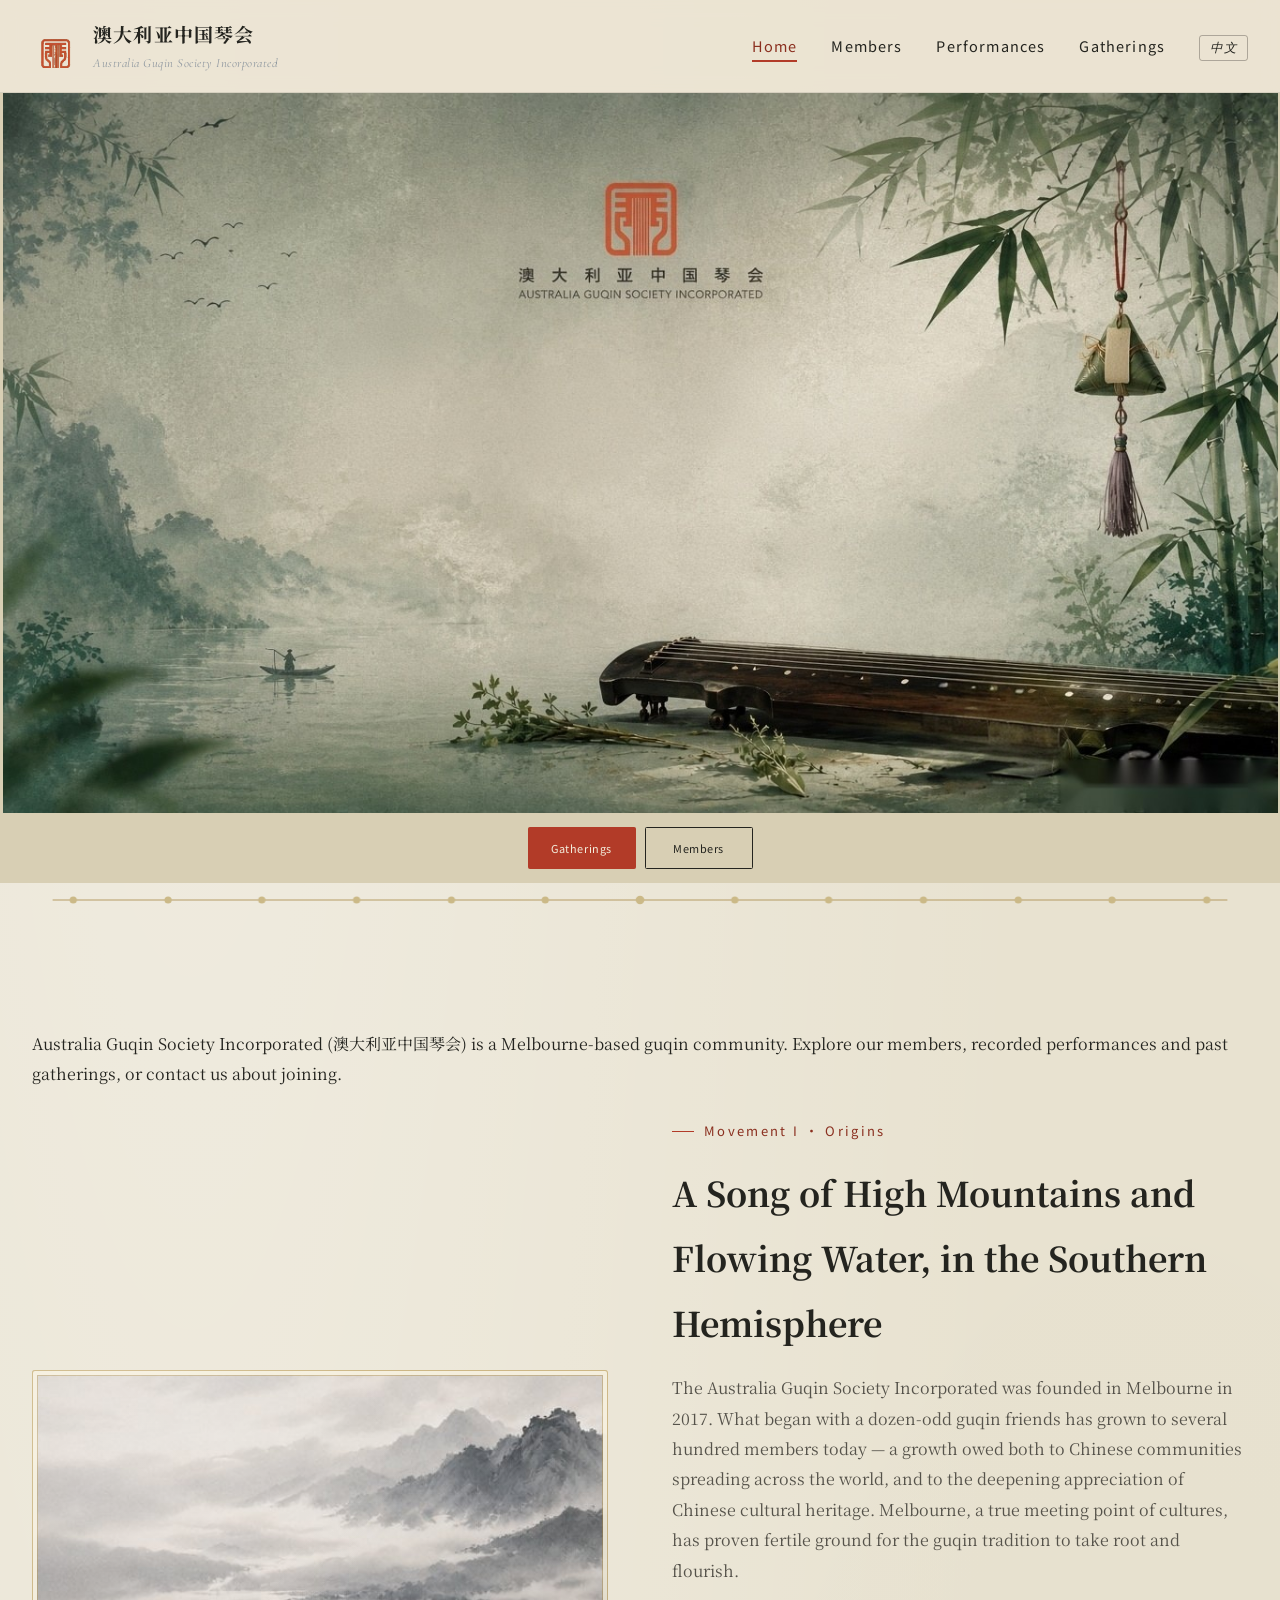
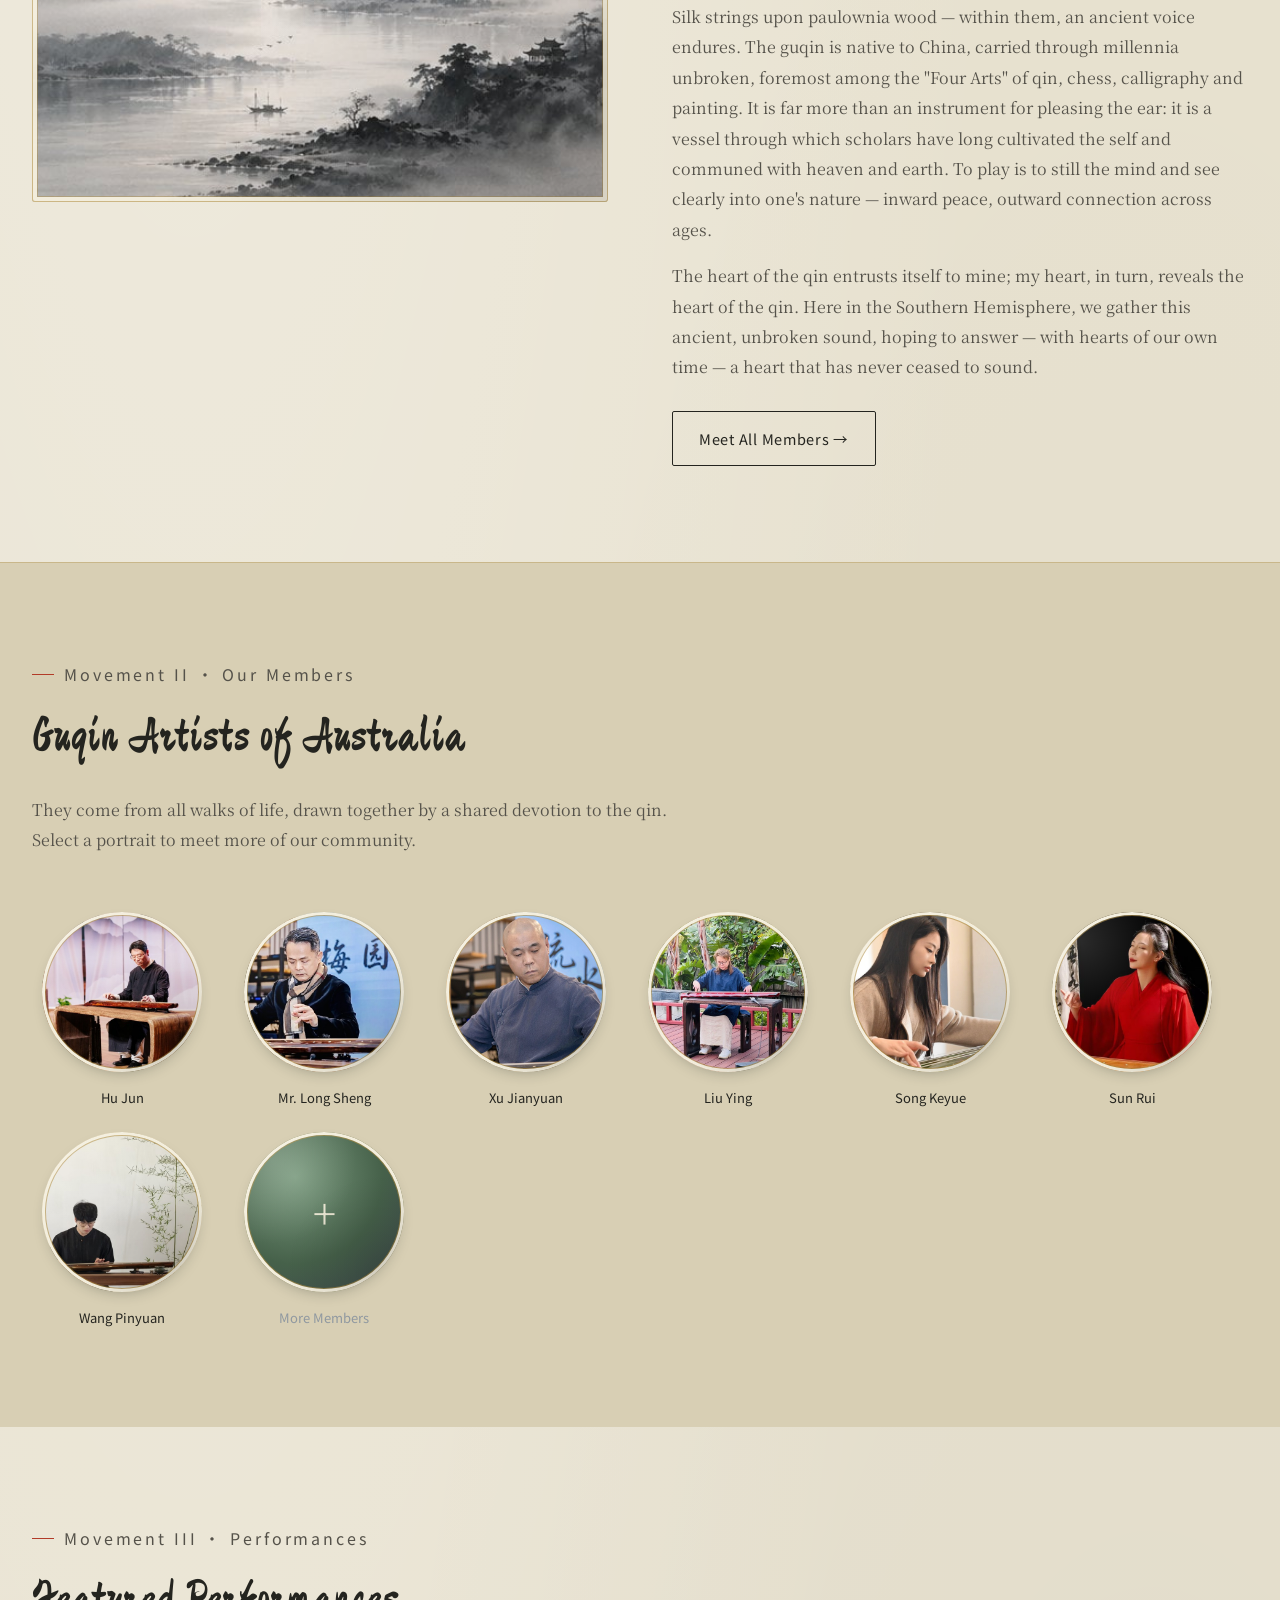
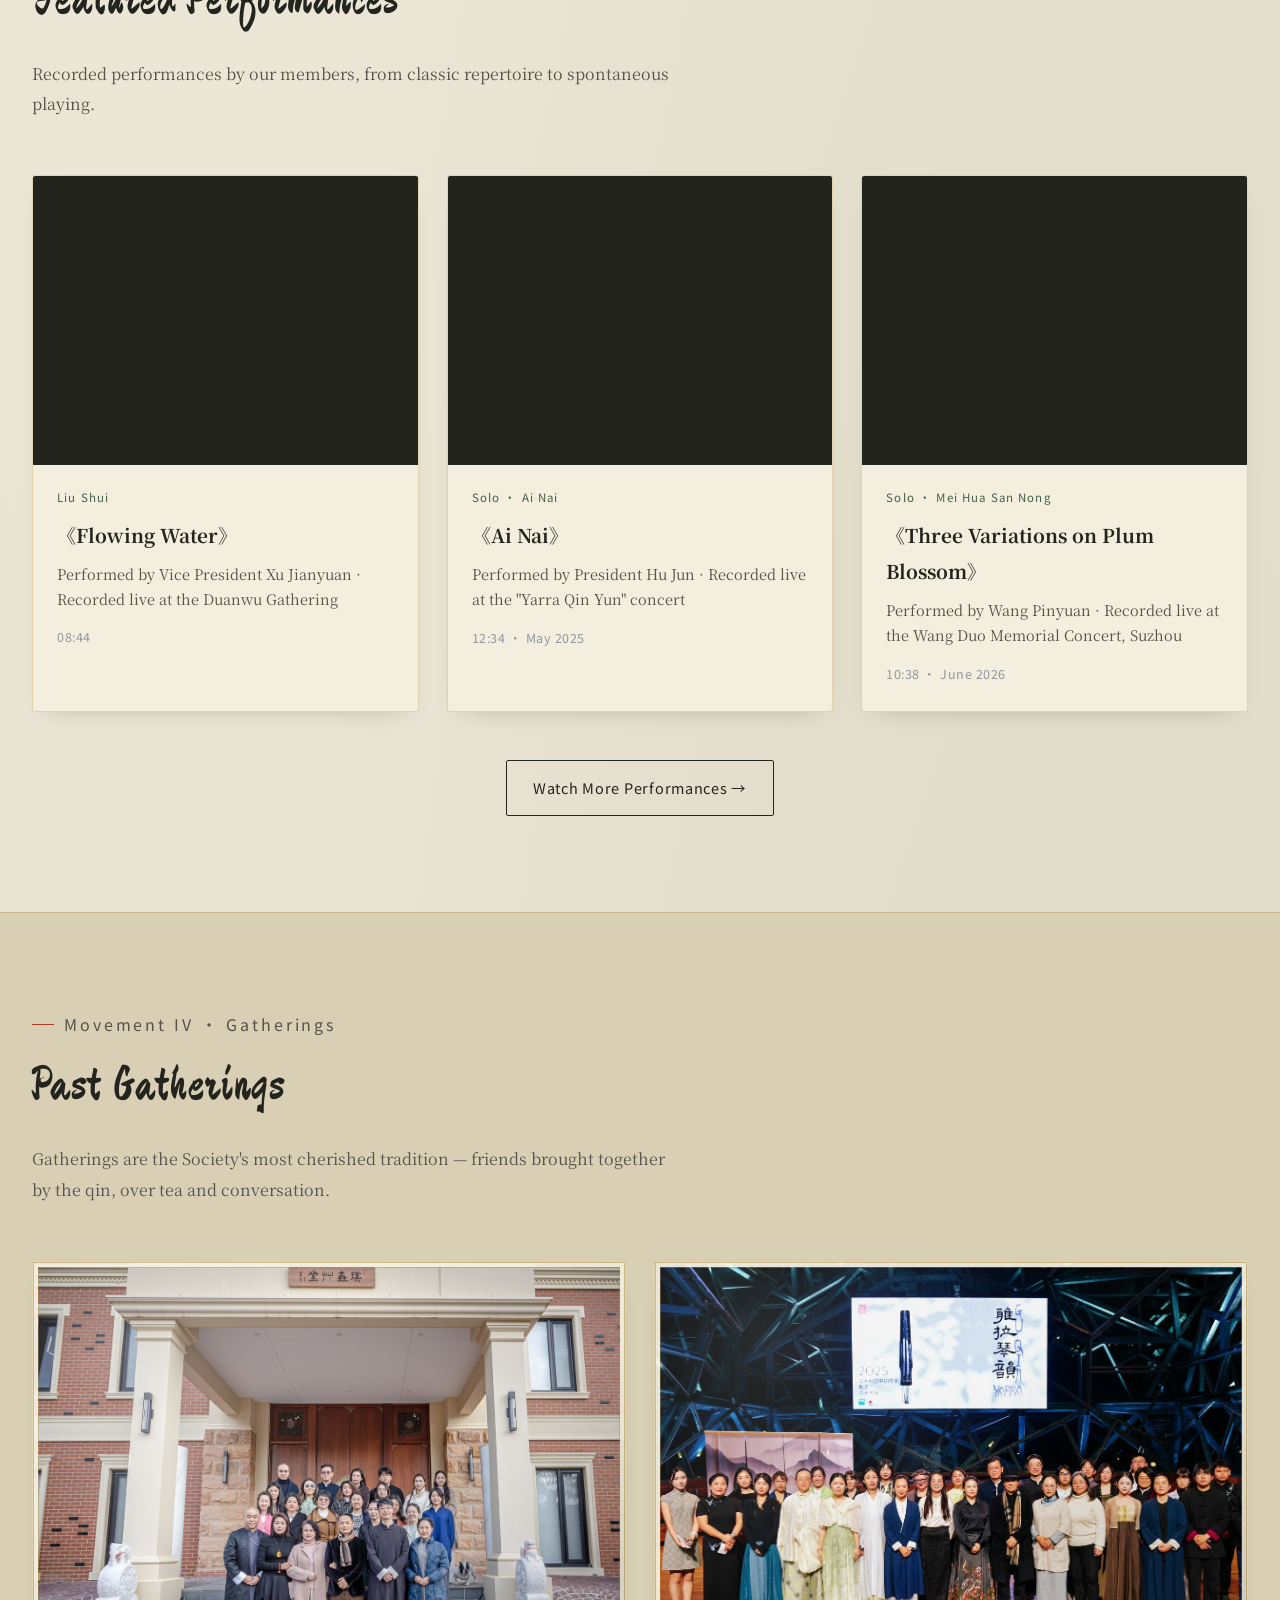
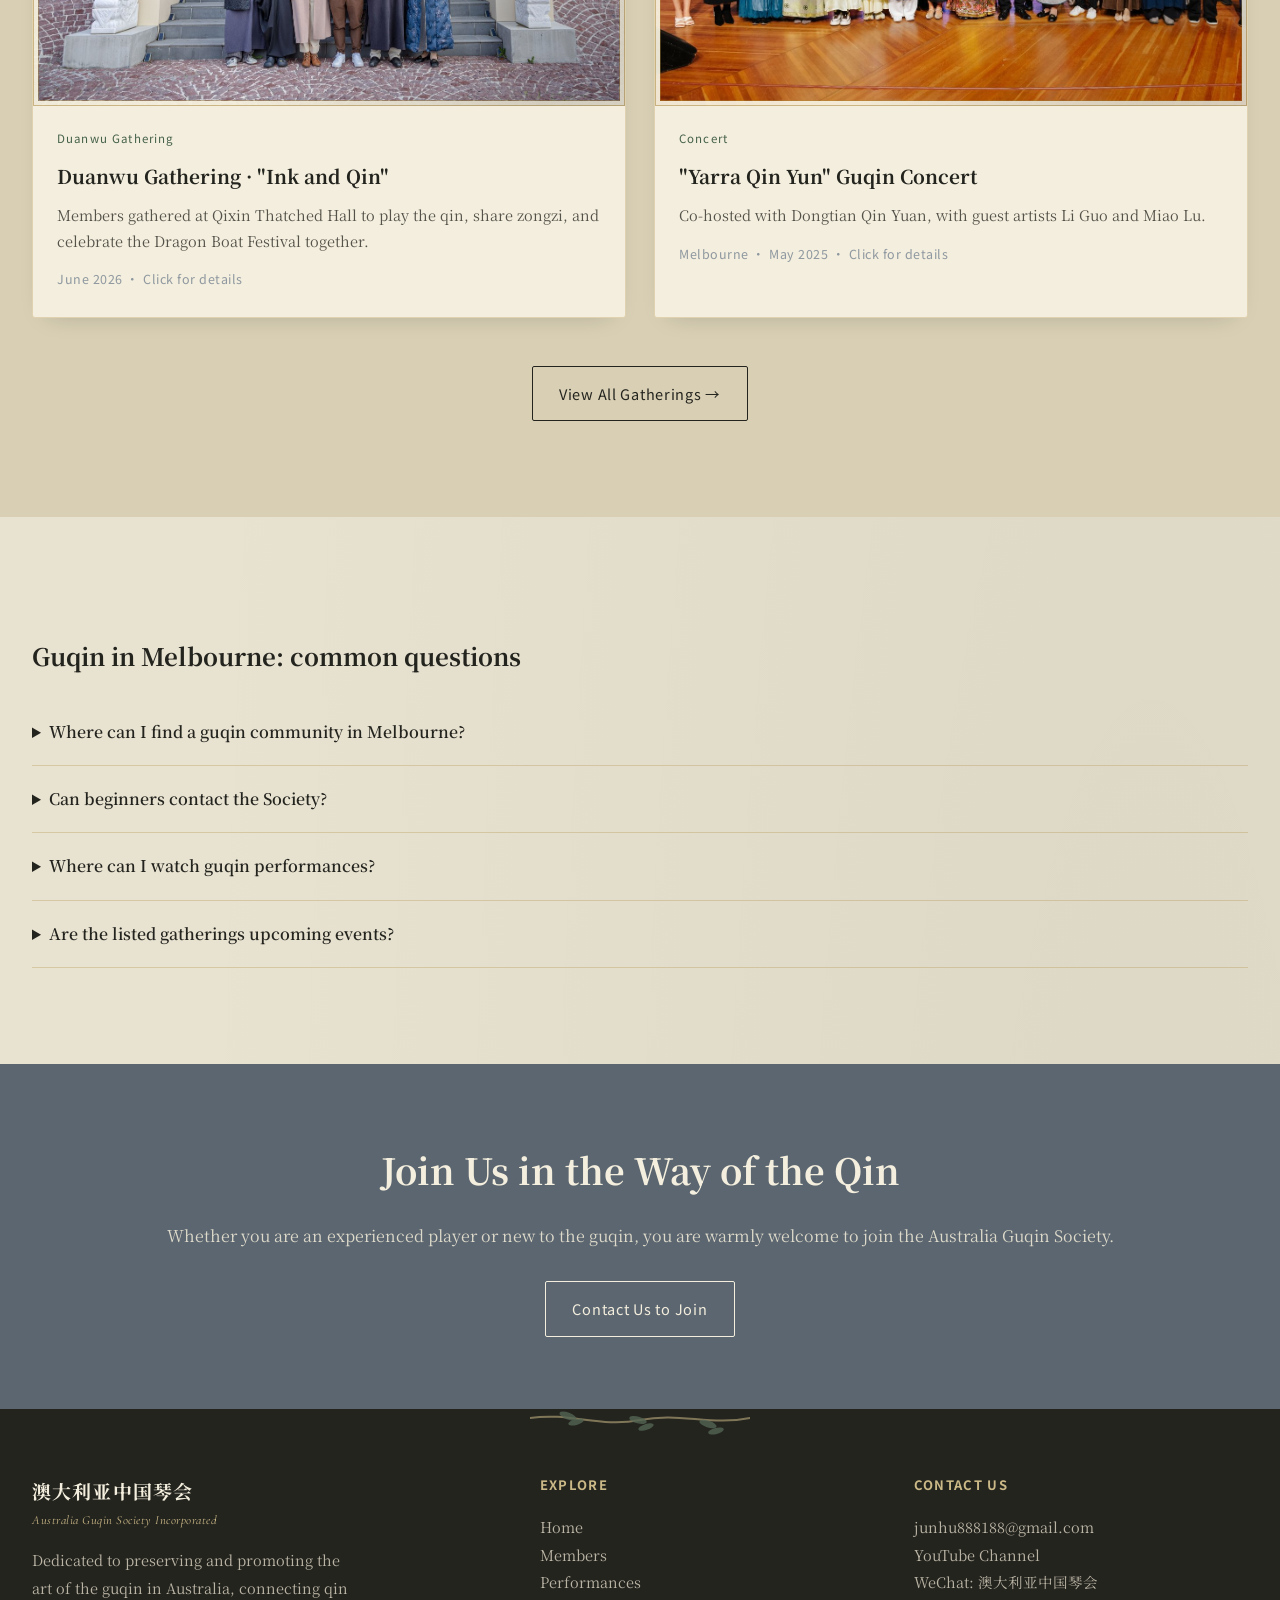
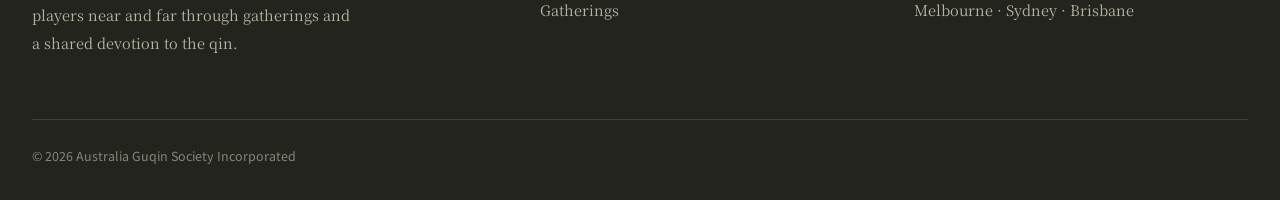
<file: index-en.html>
<!DOCTYPE html>
<html lang="en">
<head>
<meta charset="UTF-8">
<meta name="viewport" content="width=device-width, initial-scale=1.0">
<title>Australia Guqin Society Incorporated · Guqin Melbourne</title>
<meta name="description" content="Australia Guqin Society Incorporated — the guqin (Chinese zither) community based in Melbourne, Australia. Meet our members, watch performances, and explore our gatherings.">
<link rel="canonical" href="https://auguqin.com/index-en.html">
<link rel="alternate" hreflang="zh-Hans" href="https://auguqin.com/">
<link rel="alternate" hreflang="en" href="https://auguqin.com/index-en.html">
<link rel="alternate" hreflang="x-default" href="https://auguqin.com/">
<meta property="og:type" content="website">
<meta property="og:site_name" content="Australia Guqin Society Incorporated">
<meta property="og:title" content="Australia Guqin Society Incorporated · Guqin Melbourne">
<meta property="og:description" content="The guqin (Chinese zither) community based in Melbourne, Australia — preserving and promoting the art of the guqin.">
<meta property="og:image" content="https://auguqin.com/assets/moyu_qinxin.jpg">
<meta property="og:url" content="https://auguqin.com/index-en.html">
<meta property="og:locale" content="en_AU">
<meta name="twitter:card" content="summary_large_image">

<style>
/* ============================================================
   澳大利亚琴会 · Australian Guqin Society
   设计语言：水墨 · 宣纸 · 印章 · 徽位
   ============================================================ */

@import url('https://fonts.googleapis.com/css2?family=Noto+Serif+SC:wght@400;500;700;900&family=Cormorant+Garamond:ital,wght@0,400;0,500;1,400;1,500&family=Noto+Sans+SC:wght@400;500&family=Ma+Shan+Zheng&display=swap');

:root {
  /* 色 · Color */
  --ink:        #24241f;   /* 墨 */
  --ink-soft:   #55524a;
  --paper:      #e8e2d0;   /* 宣纸 */
  --paper-deep: #d8cfb4;   /* 陈纸 */
  --paper-card: #f3eedd;
  --dai:        #5c6670;   /* 水墨山色 · 石青灰 */
  --dai-soft:   #8f98a0;
  --dai-deep:   #3c444c;
  --bamboo:     #46614a;   /* 竹青 */
  --bamboo-soft:#7a9a7e;
  --bamboo-deep:#2c4030;
  --sepia:      #b98a4e;   /* 赭石 · 夕照 */
  --sepia-soft: #d9b479;
  --snow:       #faf7ee;   /* 雪 */
  --cinnabar:   #b23b28;   /* 朱砂 — 印色 */
  --cinnabar-deep: #8a2f1f;
  --gold:       #a3843f;   /* 泥金 — 细线 */
  --gold-soft:  #cbb987;

  --font-display: 'Noto Serif SC', serif;
  --font-calligraphy: 'Ma Shan Zheng', 'Noto Serif SC', serif;
  --font-en: 'Cormorant Garamond', serif;
  --font-body: 'Noto Serif SC', serif;
  --font-label: 'Noto Sans SC', sans-serif;

  --max-w: 1320px;
}

* { box-sizing: border-box; }

html { scroll-behavior: smooth; overflow-x: hidden; max-width: 100%; }

body {
  margin: 0;
  overflow-x: hidden;
  max-width: 100%;
  background: var(--paper);
  color: var(--ink);
  font-family: var(--font-body);
  line-height: 1.9;
  -webkit-font-smoothing: antialiased;
  background-image:
    radial-gradient(ellipse at 15% 0%, rgba(255,255,255,0.35), transparent 55%),
    radial-gradient(ellipse at 90% 100%, rgba(0,0,0,0.05), transparent 60%);
}

a { color: inherit; text-decoration: none; }

img { max-width: 100%; display: block; }

::selection { background: var(--cinnabar); color: var(--paper-card); }

@media (prefers-reduced-motion: reduce) {
  *, *::before, *::after {
    animation-duration: 0.001ms !important;
    animation-iteration-count: 1 !important;
    transition-duration: 0.001ms !important;
    scroll-behavior: auto !important;
  }
}

:focus-visible {
  outline: 2px solid var(--cinnabar);
  outline-offset: 3px;
}

.wrap {
  max-width: var(--max-w);
  margin: 0 auto;
  padding: 0 32px;
}

/* ---------------- 印 Logo ---------------- */
.seal {
  width: 42px;
  height: 42px;
  background: var(--cinnabar);
  color: var(--paper-card);
  display: flex;
  align-items: center;
  justify-content: center;
  font-family: var(--font-display);
  font-weight: 900;
  font-size: 22px;
  border-radius: 3px;
  transform: rotate(-2deg);
  box-shadow: 0 2px 0 rgba(0,0,0,0.15), inset 0 0 0 1px rgba(255,255,255,0.15);
  flex-shrink: 0;
}

.seal-logo {
  height: 44px;
  width: auto;
  flex-shrink: 0;
}

/* ---------------- Header / Nav ---------------- */
.site-header {
  position: sticky;
  top: 0;
  z-index: 100;
  background: rgba(236, 228, 210, 0.86);
  backdrop-filter: blur(10px);
  border-bottom: 1px solid rgba(32,29,25,0.1);
}

.site-header .wrap {
  display: flex;
  align-items: center;
  justify-content: space-between;
  padding-top: 16px;
  padding-bottom: 16px;
}

.brand {
  display: flex;
  align-items: center;
  gap: 14px;
}

.brand-text .zh {
  display: block;
  font-family: var(--font-display);
  font-weight: 700;
  font-size: 19px;
  letter-spacing: 0.06em;
}

.brand-text .en {
  display: block;
  font-family: var(--font-en);
  font-style: italic;
  font-size: 12.5px;
  color: var(--dai-soft);
  letter-spacing: 0.04em;
}

.nav-list {
  list-style: none;
  display: flex;
  gap: 34px;
  margin: 0;
  padding: 0;
}

.nav-list a {
  font-family: var(--font-label);
  font-size: 14.5px;
  letter-spacing: 0.08em;
  position: relative;
  padding-bottom: 4px;
}

.nav-list a::after {
  content: '';
  position: absolute;
  left: 0; right: 0; bottom: -2px;
  height: 1.5px;
  background: var(--cinnabar);
  transform: scaleX(0);
  transform-origin: right;
  transition: transform 0.35s ease;
}

.nav-list a:hover::after,
.nav-list a.active::after {
  transform: scaleX(1);
  transform-origin: left;
}

.nav-list a.active { color: var(--cinnabar-deep); }

.lang-switch {
  font-family: var(--font-en) !important;
  font-style: italic;
  border: 1px solid rgba(32,29,25,0.3);
  border-radius: 3px;
  padding: 4px 10px !important;
  font-size: 12.5px !important;
  letter-spacing: 0.04em !important;
}
.lang-switch::after { content: none !important; }
.lang-switch:hover { border-color: var(--cinnabar); color: var(--cinnabar-deep); }

.nav-toggle {
  display: none;
  background: none;
  border: none;
  cursor: pointer;
  padding: 6px;
}

.nav-toggle span {
  display: block;
  width: 24px;
  height: 2px;
  background: var(--ink);
  margin: 5px 0;
  transition: transform 0.3s ease, opacity 0.3s ease;
}

@media (max-width: 860px) {
  .site-header { position: static; }
  .site-header .wrap { flex-wrap: wrap; padding-top: calc(40px + env(safe-area-inset-top)); }
  .nav-toggle { display: block; position: relative; z-index: 10; order: 2; }
  .brand { order: 1; }
  .site-header nav {
    order: 3;
    width: 100%;
    flex-basis: 100%;
  }
  .nav-list {
    width: 100%;
    flex-direction: column;
    background: var(--paper);
    padding: 0 32px;
    gap: 20px;
    max-height: 0;
    overflow: hidden;
    opacity: 0;
    transition: max-height 0.35s ease, opacity 0.25s ease, padding 0.35s ease;
  }
  .nav-list.open {
    max-height: 400px;
    opacity: 1;
    padding: 20px 32px 28px;
    border-top: 1px solid rgba(32,29,25,0.1);
  }
}

/* ---------------- 徽位分隔线 · String Divider ---------------- */
.string-divider {
  width: 100%;
  height: 34px;
  margin: 0 auto;
  display: block;
  overflow: visible;
}

.string-divider .line {
  stroke: var(--gold);
  stroke-width: 1;
  opacity: 0.75;
}

.string-divider .hui {
  fill: var(--gold-soft);
  opacity: 0;
  transform-origin: center;
}

.string-divider.in-view .hui {
  animation: hui-in 0.6s ease forwards;
}

.string-divider.in-view .hui:nth-child(1) { animation-delay: 0.02s; }
.string-divider.in-view .hui:nth-child(2) { animation-delay: 0.07s; }
.string-divider.in-view .hui:nth-child(3) { animation-delay: 0.12s; }
.string-divider.in-view .hui:nth-child(4) { animation-delay: 0.17s; }
.string-divider.in-view .hui:nth-child(5) { animation-delay: 0.22s; }
.string-divider.in-view .hui:nth-child(6) { animation-delay: 0.27s; }
.string-divider.in-view .hui:nth-child(7) { animation-delay: 0.32s; }
.string-divider.in-view .hui:nth-child(8) { animation-delay: 0.37s; }
.string-divider.in-view .hui:nth-child(9) { animation-delay: 0.42s; }
.string-divider.in-view .hui:nth-child(10) { animation-delay: 0.47s; }
.string-divider.in-view .hui:nth-child(11) { animation-delay: 0.52s; }
.string-divider.in-view .hui:nth-child(12) { animation-delay: 0.57s; }
.string-divider.in-view .hui:nth-child(13) { animation-delay: 0.62s; }

@keyframes hui-in {
  from { opacity: 0; transform: scale(0); }
  to   { opacity: 1; transform: scale(1); }
}

/* ---------------- 段 Section labels (structural device) ---------------- */
.duan-label {
  font-family: var(--font-label);
  font-size: 13px;
  letter-spacing: 0.18em;
  color: var(--cinnabar-deep);
  display: flex;
  align-items: center;
  gap: 10px;
  margin-bottom: 18px;
}

.duan-label::before {
  content: '';
  width: 22px;
  height: 1px;
  background: var(--cinnabar);
}

/* ---------------- Sections ---------------- */
section { padding: 96px 0; }

.section-head {
  max-width: 640px;
  margin-bottom: 56px;
}

.section-head h2 {
  font-family: var(--font-calligraphy);
  font-size: clamp(34px, 4vw, 48px);
  font-weight: 400;
  margin: 0 0 14px;
  letter-spacing: 0.02em;
}

.section-head p {
  color: var(--ink-soft);
  font-size: 16px;
  margin: 0;
}

.eyebrow-en {
  font-family: var(--font-en);
  font-style: italic;
  color: var(--dai-soft);
  font-size: 16px;
  display: block;
  margin-bottom: 6px;
}

/* ---------------- Buttons ---------------- */
.btn {
  display: inline-flex;
  align-items: center;
  gap: 10px;
  font-family: var(--font-label);
  font-size: 14.5px;
  letter-spacing: 0.05em;
  padding: 13px 26px;
  border: 1px solid var(--ink);
  border-radius: 2px;
  transition: background 0.3s ease, color 0.3s ease, border-color 0.3s ease, transform 0.25s ease;
}

.btn:hover { transform: translateY(-2px); }

.btn-primary {
  background: var(--cinnabar);
  border-color: var(--cinnabar);
  color: var(--paper-card);
}
.btn-primary:hover { background: var(--cinnabar-deep); border-color: var(--cinnabar-deep); }

.btn-ghost {
  background: transparent;
  color: var(--ink);
}
.btn-ghost:hover { background: var(--ink); color: var(--paper); }

/* ---------------- Hero (index · 真实图片) ---------------- */
.hero-photo {
  position: relative;
  width: 100%;
  padding: 0;
  overflow: hidden;
  background: var(--ink);
}

.hero-photo-img {
  width: 100%;
  height: auto;
  max-height: 720px;
  object-fit: cover;
  object-position: center 30%;
  display: block;
}

.hero-photo-overlay {
  position: absolute;
  left: 0; right: 0; bottom: 0;
  height: 42%;
  background: linear-gradient(to top, rgba(18,16,12,0.6), transparent);
  pointer-events: none;
}

.hero-photo-content {
  position: absolute;
  left: 0; right: 0; bottom: 40px;
  display: flex;
  justify-content: center;
}

.btn-ghost-light {
  border-color: var(--paper-card);
  color: var(--paper-card);
}
.btn-ghost-light:hover { background: var(--paper-card); color: var(--ink); }

.visually-hidden {
  position: absolute;
  width: 1px; height: 1px;
  padding: 0; margin: -1px;
  overflow: hidden;
  clip: rect(0,0,0,0);
  white-space: nowrap;
  border: 0;
}

@media (max-width: 700px) {
  .hero-photo-img { max-height: 480px; object-position: center 22%; }
  .hero-photo-content { bottom: 22px; }
}

/* ---------------- Card grids ---------------- */
.grid {
  display: grid;
  gap: 28px;
}

.grid-3 { grid-template-columns: repeat(3, 1fr); }
.grid-2 { grid-template-columns: repeat(2, 1fr); }

@media (max-width: 900px) {
  .grid-3 { grid-template-columns: repeat(2, 1fr); }
}
@media (max-width: 640px) {
  .grid-3, .grid-2 { grid-template-columns: 1fr; }
}

.card {
  background: var(--paper-card);
  border: 1px solid rgba(173,138,62,0.28);
  border-radius: 3px;
  overflow: hidden;
  box-shadow: 0 10px 24px -18px rgba(23,32,27,0.35);
  transition: transform 0.35s ease, box-shadow 0.35s ease, border-color 0.35s ease;
}

.card:hover {
  transform: translateY(-5px);
  box-shadow: 0 18px 34px -18px rgba(32,29,25,0.35);
  border-color: var(--cinnabar);
}

/* ---------------- Ink placeholder blocks (no real imagery) ---------------- */
.ink-block {
  position: relative;
  aspect-ratio: 4 / 3;
  background-color: var(--paper-deep);
  background-image: url("data:image/svg+xml,%3Csvg%20xmlns%3D%22http%3A//www.w3.org/2000/svg%22%20viewBox%3D%220%200%20200%20150%22%3E%3Crect%20width%3D%22200%22%20height%3D%22150%22%20fill%3D%22%23e8e2d0%22/%3E%3Ccircle%20cx%3D%22158%22%20cy%3D%2232%22%20r%3D%2211%22%20fill%3D%22%23cbb987%22%20opacity%3D%220.85%22/%3E%3Cpath%20d%3D%22M0%2C95%20Q30%2C70%2060%2C88%20T120%2C80%20T200%2C90%20L200%2C150%20L0%2C150%20Z%22%20fill%3D%22%238f98a0%22%20opacity%3D%220.5%22/%3E%3Cpath%20d%3D%22M0%2C120%20Q25%2C95%2055%2C112%20Q90%2C90%20130%2C110%20Q165%2C92%20200%2C112%20L200%2C150%20L0%2C150%20Z%22%20fill%3D%22%233c444c%22/%3E%3Cpath%20d%3D%22M0%2C128%20Q50%2C120%20100%2C130%20T200%2C124%22%20stroke%3D%22%23faf7ee%22%20stroke-width%3D%221.4%22%20fill%3D%22none%22%20opacity%3D%220.55%22/%3E%3Cpath%20d%3D%22M0%2C138%20Q50%2C132%20100%2C140%20T200%2C134%22%20stroke%3D%22%23faf7ee%22%20stroke-width%3D%221%22%20fill%3D%22none%22%20opacity%3D%220.35%22/%3E%3C/svg%3E");
  background-size: cover;
  background-position: center;
  overflow: hidden;
  box-shadow: inset 0 0 0 1px rgba(173,138,62,0.55), inset 0 0 0 5px rgba(250,245,230,0.9), inset 0 0 0 6px rgba(173,138,62,0.4);
}

.grid-3 .card:nth-of-type(3n+2) .ink-block:not(.avatar):not(.has-video),
.gallery-strip .ink-block:nth-of-type(4n+2):not(.avatar):not(.has-video) {
  background-image: url("data:image/svg+xml,%3Csvg%20xmlns%3D%22http%3A//www.w3.org/2000/svg%22%20viewBox%3D%220%200%20200%20150%22%3E%3Crect%20width%3D%22200%22%20height%3D%22150%22%20fill%3D%22%23e8e2d0%22/%3E%3Ccircle%20cx%3D%2240%22%20cy%3D%2230%22%20r%3D%2210%22%20fill%3D%22%23b23b28%22%20opacity%3D%220.85%22/%3E%3Cpath%20d%3D%22M0%2C95%20Q30%2C70%2060%2C88%20T120%2C80%20T200%2C90%20L200%2C150%20L0%2C150%20Z%22%20fill%3D%22%237a9a7e%22%20opacity%3D%220.45%22/%3E%3Cpath%20d%3D%22M0%2C120%20Q25%2C95%2055%2C112%20Q90%2C90%20130%2C110%20Q165%2C92%20200%2C112%20L200%2C150%20L0%2C150%20Z%22%20fill%3D%22%232c4030%22/%3E%3Cpath%20d%3D%22M0%2C128%20Q50%2C120%20100%2C130%20T200%2C124%22%20stroke%3D%22%23faf7ee%22%20stroke-width%3D%221.4%22%20fill%3D%22none%22%20opacity%3D%220.55%22/%3E%3Cpath%20d%3D%22M0%2C138%20Q50%2C132%20100%2C140%20T200%2C134%22%20stroke%3D%22%23faf7ee%22%20stroke-width%3D%221%22%20fill%3D%22none%22%20opacity%3D%220.35%22/%3E%3C/svg%3E");
}

.grid-3 .card:nth-of-type(3n) .ink-block:not(.avatar):not(.has-video),
.gallery-strip .ink-block:nth-of-type(4n+3):not(.avatar):not(.has-video) {
  background-image: url("data:image/svg+xml,%3Csvg%20xmlns%3D%22http%3A//www.w3.org/2000/svg%22%20viewBox%3D%220%200%20200%20150%22%3E%3Crect%20width%3D%22200%22%20height%3D%22150%22%20fill%3D%22%23e8e2d0%22/%3E%3Ccircle%20cx%3D%22100%22%20cy%3D%2226%22%20r%3D%229%22%20fill%3D%22%23b98a4e%22%20opacity%3D%220.85%22/%3E%3Cpath%20d%3D%22M0%2C95%20Q30%2C70%2060%2C88%20T120%2C80%20T200%2C90%20L200%2C150%20L0%2C150%20Z%22%20fill%3D%22%23d9b479%22%20opacity%3D%220.5%22/%3E%3Cpath%20d%3D%22M0%2C120%20Q25%2C95%2055%2C112%20Q90%2C90%20130%2C110%20Q165%2C92%20200%2C112%20L200%2C150%20L0%2C150%20Z%22%20fill%3D%22%238f98a0%22/%3E%3Cpath%20d%3D%22M0%2C128%20Q50%2C120%20100%2C130%20T200%2C124%22%20stroke%3D%22%23faf7ee%22%20stroke-width%3D%221.4%22%20fill%3D%22none%22%20opacity%3D%220.55%22/%3E%3Cpath%20d%3D%22M0%2C138%20Q50%2C132%20100%2C140%20T200%2C134%22%20stroke%3D%22%23faf7ee%22%20stroke-width%3D%221%22%20fill%3D%22none%22%20opacity%3D%220.35%22/%3E%3C/svg%3E");
}

.ink-block::before {
  content: '';
  position: absolute;
  inset: 0;
  background:
    radial-gradient(circle at 18% 18%, rgba(255,255,255,0.16), transparent 45%),
    radial-gradient(circle at 88% 88%, rgba(0,0,0,0.14), transparent 50%);
}

.ink-block.photo {
  background-image: none;
  background-size: cover;
  background-position: 22% center;
}

.ink-block.photo::after { content: none; }

.ink-block.has-video {
  background: var(--ink);
  box-shadow: none;
}
.ink-block.has-video video,
.ink-block.has-video iframe {
  width: 100%;
  height: 100%;
  object-fit: cover;
  display: block;
  border: 0;
}
.ink-block.has-video::after,
.ink-block.has-video::before { content: none; }

.ink-block::after {
  content: '印';
  position: absolute;
  right: 10px;
  bottom: 8px;
  width: 20px;
  height: 20px;
  background: var(--cinnabar);
  color: var(--paper-card);
  font-family: var(--font-display);
  font-weight: 700;
  font-size: 11px;
  display: flex;
  align-items: center;
  justify-content: center;
  border-radius: 2px;
  opacity: 0.88;
  transform: rotate(-3deg);
  pointer-events: none;
}

.ink-block .placeholder-tag {
  position: absolute;
  bottom: 12px;
  left: 12px;
  font-family: var(--font-label);
  font-size: 11px;
  letter-spacing: 0.08em;
  color: rgba(244,238,218,0.85);
  background: rgba(32,29,25,0.35);
  padding: 4px 9px;
  border-radius: 2px;
  backdrop-filter: blur(3px);
}

.ink-block.avatar {
  aspect-ratio: 1 / 1;
  border-radius: 50%;
  display: flex;
  align-items: center;
  justify-content: center;
  background-image: none;
  background: radial-gradient(circle at 32% 28%, var(--dai-soft) 0%, var(--dai) 55%, var(--bamboo-deep) 100%);
  box-shadow: inset 0 0 0 3px var(--paper-card), inset 0 0 0 4px rgba(173,138,62,0.6), 0 6px 16px -8px rgba(23,32,27,0.4);
}

.ink-block.avatar.photo-round {
  background-size: cover;
}

.ink-block.avatar::after { content: none; }

.avatar-row .avatar-item:nth-of-type(3n+2) .ink-block.avatar:not(.photo-round) {
  background: radial-gradient(circle at 32% 28%, var(--bamboo-soft) 0%, var(--bamboo) 55%, var(--dai-deep) 100%);
}
.avatar-row .avatar-item:nth-of-type(3n) .ink-block.avatar:not(.photo-round) {
  background: radial-gradient(circle at 32% 28%, #c9a55c 0%, var(--gold) 45%, var(--bamboo-deep) 100%);
}

.ink-block.avatar span {
  font-family: var(--font-display);
  font-weight: 700;
  font-size: 38px;
  color: rgba(244,238,218,0.92);
}

.play-btn {
  position: absolute;
  top: 50%; left: 50%;
  transform: translate(-50%, -50%);
  width: 58px; height: 58px;
  border-radius: 50%;
  background: rgba(244,238,218,0.92);
  display: flex;
  align-items: center;
  justify-content: center;
  transition: transform 0.3s ease, background 0.3s ease;
}

.card:hover .play-btn {
  transform: translate(-50%, -50%) scale(1.08);
  background: var(--cinnabar);
}

.card:hover .play-btn svg path { fill: var(--paper-card); }

.play-btn svg path { fill: var(--ink); transition: fill 0.3s ease; }

/* ---------------- Card content ---------------- */
.card-body { padding: 22px 24px 26px; }

.card-body .tag {
  font-family: var(--font-label);
  font-size: 11.5px;
  letter-spacing: 0.1em;
  color: var(--bamboo);
  display: block;
  margin-bottom: 8px;
}

.card-body h3 {
  font-family: var(--font-display);
  font-size: 19px;
  margin: 0 0 8px;
  font-weight: 700;
}

.card-body p {
  font-size: 14.5px;
  color: var(--ink-soft);
  margin: 0;
  line-height: 1.75;
}

.card-body .meta {
  margin-top: 14px;
  font-family: var(--font-label);
  font-size: 12.5px;
  color: var(--dai-soft);
  letter-spacing: 0.04em;
}

/* ---------------- About / split ---------------- */
.split {
  display: grid;
  grid-template-columns: 1fr 1fr;
  gap: 64px;
  align-items: center;
}

@media (max-width: 860px) {
  .split { grid-template-columns: 1fr; gap: 36px; }
}

.split .ink-block { border-radius: 3px; }

/* ---------------- Preview strip (homepage member row) ---------------- */
.avatar-row {
  display: flex;
  gap: 22px;
  flex-wrap: wrap;
}

.avatar-item { text-align: center; width: 180px; display: inline-block; text-decoration: none; }
.avatar-item .ink-block.avatar {
  width: 160px;
  height: 160px;
  margin: 0 auto 14px;
  transition: transform 0.3s ease, box-shadow 0.3s ease;
}
a.avatar-item:hover .ink-block.avatar {
  transform: translateY(-4px) scale(1.03);
  box-shadow: inset 0 0 0 3px var(--paper-card), inset 0 0 0 4px rgba(173,138,62,0.6), 0 14px 26px -10px rgba(23,20,15,0.45);
}
a.avatar-item:hover .name { color: var(--cinnabar-deep); }
.avatar-item .name {
  font-family: var(--font-label);
  font-size: 13px;
}

/* ---------------- 点缀 · 竹石松梅 ---------------- */
.corner-accent {
  position: absolute;
  pointer-events: none;
  z-index: 0;
  opacity: 0.24;
}

.accent-photo {
  position: absolute;
  width: 132px;
  height: 132px;
  object-fit: cover;
  border-radius: 3px;
  box-shadow: 0 0 0 5px var(--paper-card), 0 0 0 6px rgba(173,138,62,0.55), 0 14px 30px -14px rgba(23,20,15,0.5);
  z-index: 2;
}

@media (max-width: 640px) {
  .accent-photo { width: 92px; height: 92px; }
}

.page-hero { position: relative; overflow: hidden; }
.page-hero .wrap { position: relative; z-index: 1; }

.accent-bl { left: -10px; bottom: -10px; }
.accent-br { right: -10px; bottom: -10px; }
.accent-tr { right: -10px; top: -10px; }
.accent-tl { left: -10px; top: -10px; }

.about-rock {
  position: absolute;
  right: -30px;
  bottom: -26px;
  width: 128px;
  height: 128px;
  object-fit: cover;
  border-radius: 3px;
  box-shadow: 0 0 0 5px var(--paper-card), 0 0 0 6px rgba(173,138,62,0.55), 0 14px 30px -14px rgba(23,20,15,0.5);
  z-index: 2;
  transform: rotate(-2deg);
}

.split { position: relative; }

.footer-sprig {
  position: absolute;
  top: -1px;
  left: 50%;
  transform: translateX(-50%);
  width: 220px;
  opacity: 0.55;
  pointer-events: none;
}

.site-footer { position: relative; }
.site-footer {
  background: var(--ink);
  color: var(--paper-deep);
  padding: 64px 0 32px;
}

.footer-grid {
  display: grid;
  grid-template-columns: 1.4fr 1fr 1fr;
  gap: 40px;
  margin-bottom: 48px;
}

@media (max-width: 700px) {
  .footer-grid { grid-template-columns: 1fr; }
}

.footer-grid h4 {
  font-family: var(--font-label);
  font-size: 13px;
  letter-spacing: 0.1em;
  color: var(--gold-soft);
  margin: 0 0 16px;
  text-transform: uppercase;
}

.footer-grid p, .footer-grid a {
  font-size: 14.5px;
  color: rgba(236, 228, 210, 0.75);
  line-height: 1.9;
  display: block;
}

.footer-grid a:hover { color: var(--paper-card); }

.footer-brand .brand-text .en { color: var(--gold-soft); }
.footer-brand p { max-width: 320px; margin-top: 14px; }

.footer-bottom {
  border-top: 1px solid rgba(236,228,210,0.15);
  padding-top: 24px;
  font-family: var(--font-label);
  font-size: 12.5px;
  color: rgba(236,228,210,0.5);
  display: flex;
  justify-content: space-between;
  flex-wrap: wrap;
  gap: 10px;
}

/* ---------------- Page header (inner pages) ---------------- */
.page-hero {
  padding: 72px 0 56px;
  text-align: center;
  border-bottom: 1px solid rgba(32,29,25,0.08);
}

.page-hero .eyebrow-en { font-size: 17px; }

.page-hero h1 {
  font-family: var(--font-calligraphy);
  font-weight: 400;
  font-size: clamp(42px, 6vw, 62px);
  margin: 6px 0 16px;
}

.page-hero p {
  max-width: 560px;
  margin: 0 auto;
  color: var(--ink-soft);
}

/* ---------------- Filter tabs ---------------- */
.tabs {
  display: flex;
  gap: 10px;
  flex-wrap: wrap;
  margin-bottom: 44px;
}

.tab {
  font-family: var(--font-label);
  font-size: 13.5px;
  letter-spacing: 0.05em;
  padding: 9px 18px;
  border: 1px solid rgba(32,29,25,0.18);
  border-radius: 20px;
  background: transparent;
  cursor: pointer;
  transition: all 0.25s ease;
}

.tab:hover { border-color: var(--cinnabar); }

.tab.active {
  background: var(--ink);
  border-color: var(--ink);
  color: var(--paper);
}

/* ---------------- Timeline (雅集活动) ---------------- */
.timeline {
  position: relative;
  padding-left: 32px;
  border-left: 1px solid var(--gold-soft);
}

.timeline-item {
  position: relative;
  margin-bottom: 56px;
}

.timeline-item::before {
  content: '';
  position: absolute;
  left: -37.5px;
  top: 6px;
  width: 9px; height: 9px;
  border-radius: 50%;
  background: var(--cinnabar);
  box-shadow: 0 0 0 4px var(--paper);
}

.timeline-item .date {
  font-family: var(--font-en);
  font-style: italic;
  font-size: 15px;
  color: var(--dai-soft);
  margin-bottom: 6px;
  display: block;
}

.timeline-item h3 {
  font-family: var(--font-display);
  font-size: 22px;
  margin: 0 0 10px;
}

.timeline-item p {
  color: var(--ink-soft);
  font-size: 15px;
  max-width: 640px;
  margin: 0 0 18px;
}

.gallery-strip {
  display: grid;
  grid-template-columns: repeat(4, 1fr);
  gap: 12px;
}

@media (max-width: 640px) {
  .gallery-strip { grid-template-columns: repeat(2, 1fr); }
}

.gallery-strip .ink-block { aspect-ratio: 1/1; border-radius: 2px; }

/* ---------------- Reveal on scroll ---------------- */
.reveal { opacity: 1; }
.js .reveal {
  opacity: 0;
  transform: translateY(24px);
  transition: opacity 0.7s ease, transform 0.7s ease;
}
.js .reveal.in-view {
  opacity: 1;
  transform: translateY(0);
}

/* ---------------- CTA band ---------------- */
.cta-band {
  background: var(--dai);
  color: var(--paper-card);
  padding: 72px 0;
  text-align: center;
}

.cta-band h2 {
  font-family: var(--font-display);
  font-size: clamp(26px, 3vw, 36px);
  margin: 0 0 16px;
}

.cta-band p { color: rgba(244,238,218,0.85); margin: 0 0 30px; }

.cta-band .btn-ghost {
  border-color: var(--paper-card);
  color: var(--paper-card);
}
.cta-band .btn-ghost:hover { background: var(--paper-card); color: var(--dai); }

/* ---------------- Member bio detail ---------------- */
.member-card { scroll-margin-top: 110px; }
.timeline-item { scroll-margin-top: 110px; }

.member-card .card-body .role {
  font-family: var(--font-en);
  font-style: italic;
  color: var(--cinnabar-deep);
  font-size: 14px;
  display: block;
  margin-bottom: 10px;
}


/* Keep the complete hero artwork and guqin visible in the first viewport. */
.hero-photo { background: var(--paper-deep); }
.hero-photo-img {
  width: auto;
  max-width: 100%;
  height: auto;
  max-height: min(720px, calc(100vh - 180px));
  max-height: min(720px, calc(100svh - 180px));
  object-fit: contain;
  object-position: center;
  margin: 0 auto;
}
.hero-photo-overlay { display: none; }
.hero-photo-content {
  position: relative;
  left: auto;
  right: auto;
  bottom: auto;
  padding-top: 14px;
  padding-bottom: 14px;
}
.hero-photo .btn-ghost-light { color: var(--ink); border-color: var(--ink); }
.hero-photo .btn-ghost-light:hover { background: var(--ink); color: var(--paper); }
@media (max-width: 860px) {
  .hero-photo-img { width: 100%; max-height: none; }
}


/* Equal action buttons, with a more compact mobile size. */
.hero-actions {
  display: grid;
  grid-template-columns: repeat(2, minmax(0, 1fr));
  gap: 12px;
  width: 360px;
  max-width: 100%;
}
.hero-actions .btn { justify-content: center; text-align: center; }
@media (max-width: 700px) {
  .hero-actions { width: 280px; gap: 8px; }
  .hero-actions .btn {
    font-size: 12px;
    padding: 9px 10px;
    letter-spacing: 0.02em;
  }
}


/* Mobile hero actions are 75% of their previous dimensions. */
@media (max-width: 700px) {
  .hero-actions { width: 210px; gap: 6px; }
  .hero-actions .btn {
    font-size: 9px;
    padding: 6.5px 7.5px;
    letter-spacing: 0.02em;
  }
}


/* Scale both hero actions together on desktop and mobile. */
.hero-actions { width: 300px; zoom: 0.75; }
@media (max-width: 700px) {
  .hero-actions { width: 180px; }
}

@media (min-width: 701px) {
  .hero-actions .btn { padding-left: 18px; padding-right: 18px; white-space: nowrap; }
}
</style>
<script type="application/ld+json">{"@context": "https://schema.org", "@graph": [{"@type": "Organization", "@id": "https://auguqin.com/#organization", "name": "Australia Guqin Society Incorporated", "alternateName": "澳大利亚中国琴会", "url": "https://auguqin.com/", "logo": "https://auguqin.com/assets/logo.png", "email": "junhu888188@gmail.com", "sameAs": ["https://www.youtube.com/@AustraliaGuqinSociety"], "address": {"@type": "PostalAddress", "addressLocality": "Melbourne", "addressRegion": "VIC", "addressCountry": "AU"}}, {"@type": "WebSite", "@id": "https://auguqin.com/#website", "url": "https://auguqin.com/", "name": "澳大利亚中国琴会 · Australia Guqin Society Incorporated", "publisher": {"@id": "https://auguqin.com/#organization"}}, {"@type": "WebPage", "@id": "https://auguqin.com/index-en.html#webpage", "url": "https://auguqin.com/index-en.html", "name": "Australia Guqin Society Incorporated · Guqin Melbourne", "description": "Australia Guqin Society Incorporated — the guqin (Chinese zither) community based in Melbourne, Australia. Meet our members, watch performances, and explore our gatherings.", "inLanguage": "en", "isPartOf": {"@id": "https://auguqin.com/#website"}, "about": {"@id": "https://auguqin.com/#organization"}}, {"@type": "FAQPage", "@id": "https://auguqin.com/index-en.html#questions", "inLanguage": "en", "mainEntity": [{"@type": "Question", "name": "Where can I find a guqin community in Melbourne?", "acceptedAnswer": {"@type": "Answer", "text": "Australia Guqin Society Incorporated (澳大利亚中国琴会) is based in Melbourne. This website introduces our members and shares recorded performances and past gatherings."}}, {"@type": "Question", "name": "Can beginners contact the Society?", "acceptedAnswer": {"@type": "Answer", "text": "Yes. People who are new to the guqin are welcome to contact the Society, as are experienced players. Email junhu888188@gmail.com to ask about joining or upcoming gatherings."}}, {"@type": "Question", "name": "Where can I watch guqin performances?", "acceptedAnswer": {"@type": "Answer", "text": "The Performances page contains recordings by our members, including Ai Nai and Flowing Water. The Members page introduces the players."}}, {"@type": "Question", "name": "Are the listed gatherings upcoming events?", "acceptedAnswer": {"@type": "Answer", "text": "The Gatherings page is an archive of past events. Contact the Society for the date, location and participation details of a future gathering."}}]}]}</script><style>#questions details{border-bottom:1px solid rgba(173,138,62,.3);padding:18px 0}#questions summary{cursor:pointer;font-weight:600}#questions p{max-width:75ch;line-height:1.8}</style></head>
<body>
<script>document.documentElement.classList.add("js");</script>

<header class="site-header">
  <div class="wrap">
    <a href="index-en.html" class="brand">
      <img src="assets/logo.png" alt="Australia Guqin Society" class="seal-logo">
      <div class="brand-text">
        <span class="zh">澳大利亚中国琴会</span>
        <span class="en">Australia Guqin Society Incorporated</span>
      </div>
    </a>
    <nav>
      <ul class="nav-list">
        <li><a href="index-en.html" class="active">Home</a></li>
        <li><a href="members-en.html">Members</a></li>
        <li><a href="videos-en.html">Performances</a></li>
        <li><a href="gatherings-en.html">Gatherings</a></li>
        <li><a href="index.html" class="lang-switch">中文</a></li>
      </ul>
    </nav>
    <button class="nav-toggle" aria-label="Open menu" aria-expanded="false">
      <span></span><span></span><span></span>
    </button>
  </div>
</header>

<main id="main-content">
<section class="hero-photo">
  <img src="assets/moyu_qinxin.jpg" alt="Australia Guqin Society Incorporated · Guqin Melbourne gathering" class="hero-photo-img">
  <div class="hero-photo-overlay"></div>
  <div class="wrap hero-photo-content">
    <h1 class="visually-hidden">Australia Guqin Society Incorporated</h1>
    <div class="hero-actions">
      <a href="gatherings-en.html" class="btn btn-primary">Gatherings</a>
      <a href="members-en.html" class="btn btn-ghost btn-ghost-light">Members</a>
    </div>
  </div>
</section>

<div class="wrap">
  <svg class="string-divider" viewBox="0 0 1180 34" preserveAspectRatio="none" aria-hidden="true">
    <line class="line" x1="20" y1="17" x2="1160" y2="17"/>
    <circle class="hui" cx="40" cy="17" r="3.5"/>
    <circle class="hui" cx="132" cy="17" r="3.5"/>
    <circle class="hui" cx="223" cy="17" r="3.5"/>
    <circle class="hui" cx="315" cy="17" r="3.5"/>
    <circle class="hui" cx="407" cy="17" r="3.5"/>
    <circle class="hui" cx="498" cy="17" r="3.5"/>
    <circle class="hui" cx="590" cy="17" r="4.2"/>
    <circle class="hui" cx="682" cy="17" r="3.5"/>
    <circle class="hui" cx="773" cy="17" r="3.5"/>
    <circle class="hui" cx="865" cy="17" r="3.5"/>
    <circle class="hui" cx="957" cy="17" r="3.5"/>
    <circle class="hui" cx="1048" cy="17" r="3.5"/>
    <circle class="hui" cx="1140" cy="17" r="3.5"/>
  </svg>
</div>

<section id="about">
  <div class="wrap"><p>Australia Guqin Society Incorporated (澳大利亚中国琴会) is a Melbourne-based guqin community. Explore our members, recorded performances and past gatherings, or contact us about joining.</p></div>
  <div class="wrap">
    <div class="split reveal">
      <div class="ink-block photo" style="background-image:url('assets/yunshui_xiaoxiang.jpg')"></div>
      <div>
        <p class="duan-label">Movement I · Origins</p>
        <h2 style="font-family:var(--font-display);font-size:clamp(26px,3vw,34px);margin:0 0 18px;">A Song of High Mountains and Flowing Water, in the Southern Hemisphere</h2>
        <p style="color:var(--ink-soft);font-size:16px;margin:0 0 16px;">The Australia Guqin Society Incorporated was founded in Melbourne in 2017. What began with a dozen-odd guqin friends has grown to several hundred members today — a growth owed both to Chinese communities spreading across the world, and to the deepening appreciation of Chinese cultural heritage. Melbourne, a true meeting point of cultures, has proven fertile ground for the guqin tradition to take root and flourish.</p>
        <p style="color:var(--ink-soft);font-size:16px;margin:0 0 16px;">Silk strings upon paulownia wood — within them, an ancient voice endures. The guqin is native to China, carried through millennia unbroken, foremost among the "Four Arts" of qin, chess, calligraphy and painting. It is far more than an instrument for pleasing the ear: it is a vessel through which scholars have long cultivated the self and communed with heaven and earth. To play is to still the mind and see clearly into one's nature — inward peace, outward connection across ages.</p>
        <p style="color:var(--ink-soft);font-size:16px;margin:0 0 28px;">The heart of the qin entrusts itself to mine; my heart, in turn, reveals the heart of the qin. Here in the Southern Hemisphere, we gather this ancient, unbroken sound, hoping to answer — with hearts of our own time — a heart that has never ceased to sound.</p>
        <a href="members-en.html" class="btn btn-ghost">Meet All Members →</a>
      </div>
    </div>
  </div>
</section>

<section style="background:var(--paper-deep);border-top:1px solid rgba(173,138,62,0.35);">
  <div class="wrap">
    <div class="section-head reveal">
      <p class="duan-label">Movement II · Our Members</p>
      <h2>Guqin Artists of Australia</h2>
      <p>They come from all walks of life, drawn together by a shared devotion to the qin. Select a portrait to meet more of our community.</p>
    </div>
    <div class="avatar-row reveal">
      <a class="avatar-item" href="members-en.html#hujun">
        <div class="ink-block avatar photo-round" style="background-image:url('assets/avatar_hujun.jpg');"></div>
        <div class="name">Hu Jun</div>
      </a>
      <a class="avatar-item" href="members-en.html#longsheng">
        <div class="ink-block avatar photo-round" style="background-image:url('assets/avatar_longsheng.jpg');"></div>
        <div class="name">Mr. Long Sheng</div>
      </a>
      <a class="avatar-item" href="members-en.html#xujianyuan">
        <div class="ink-block avatar photo-round" style="background-image:url('assets/avatar_xu.jpg');"></div>
        <div class="name">Xu Jianyuan</div>
      </a>
      <a class="avatar-item" href="members-en.html#liuying">
        <div class="ink-block avatar photo-round" style="background-image:url('assets/avatar_liuying.jpg');"></div>
        <div class="name">Liu Ying</div>
      </a>
      <a class="avatar-item" href="members-en.html#songkeyue">
        <div class="ink-block avatar photo-round" style="background-image:url('assets/avatar_songkeyue.jpg');"></div>
        <div class="name">Song Keyue</div>
      </a>
      <a class="avatar-item" href="members-en.html#sunrui">
        <div class="ink-block avatar photo-round" style="background-image:url('assets/avatar_sunrui.jpg');"></div>
        <div class="name">Sun Rui</div>
      </a>
      <a class="avatar-item" href="members-en.html#wangpinyuan">
        <div class="ink-block avatar photo-round" style="background-image:url('assets/avatar_wangpinyuan.jpg');"></div>
        <div class="name">Wang Pinyuan</div>
      </a>
      <a class="avatar-item" href="members-en.html">
        <div class="ink-block avatar"><span>+</span></div>
        <div class="name" style="color:var(--dai-soft);">More Members</div>
      </a>
    </div>
  </div>
</section>

<section>
  <div class="wrap">
    <div class="section-head reveal">
      <p class="duan-label">Movement III · Performances</p>
      <h2>Featured Performances</h2>
      <p>Recorded performances by our members, from classic repertoire to spontaneous playing.</p>
    </div>
    <div class="grid grid-3 reveal">
      <div class="card">
        <div class="ink-block has-video">
          <iframe src="https://www.youtube.com/embed/4KgJvokcFSQ" title="Flowing Water — performed by Xu Jianyuan" loading="lazy" allow="accelerometer; autoplay; clipboard-write; encrypted-media; gyroscope; picture-in-picture; web-share" allowfullscreen></iframe>
        </div>
        <div class="card-body">
          <span class="tag">Liu Shui</span>
          <h3>《Flowing Water》</h3>
          <p>Performed by Vice President Xu Jianyuan · Recorded live at the Duanwu Gathering</p>
          <div class="meta">08:44</div>
        </div>
      </div>
      <div class="card">
        <div class="ink-block has-video">
          <iframe src="https://www.youtube.com/embed/p1BR6EXNNoU" title="Ai Nai — performed by Hu Jun" loading="lazy" allow="accelerometer; autoplay; clipboard-write; encrypted-media; gyroscope; picture-in-picture; web-share" allowfullscreen></iframe>
        </div>
        <div class="card-body">
          <span class="tag">Solo · Ai Nai</span>
          <h3>《Ai Nai》</h3>
          <p>Performed by President Hu Jun · Recorded live at the "Yarra Qin Yun" concert</p>
          <div class="meta">12:34 · May 2025</div>
        </div>
      </div>
      <div class="card">
        <div class="ink-block has-video">
          <iframe src="https://www.youtube.com/embed/ABHn_G_kRLk" title="Three Variations on Plum Blossom — performed by Wang Pinyuan" loading="lazy" allow="accelerometer; autoplay; clipboard-write; encrypted-media; gyroscope; picture-in-picture; web-share" allowfullscreen></iframe>
        </div>
        <div class="card-body">
          <span class="tag">Solo · Mei Hua San Nong</span>
          <h3>《Three Variations on Plum Blossom》</h3>
          <p>Performed by Wang Pinyuan · Recorded live at the Wang Duo Memorial Concert, Suzhou</p>
          <div class="meta">10:38 · June 2026</div>
        </div>
      </div>
    </div>
    <div style="text-align:center;margin-top:48px;">
      <a href="videos-en.html" class="btn btn-ghost">Watch More Performances →</a>
    </div>
  </div>
</section>

<section style="background:var(--paper-deep);border-top:1px solid rgba(173,138,62,0.35);">
  <div class="wrap">
    <div class="section-head reveal">
      <p class="duan-label">Movement IV · Gatherings</p>
      <h2>Past Gatherings</h2>
      <p>Gatherings are the Society's most cherished tradition — friends brought together by the qin, over tea and conversation.</p>
    </div>
    <div class="grid grid-2 reveal">
      <a class="card" href="gatherings-en.html#moyuqinxin">
        <div class="ink-block photo" style="background-image:url('assets/moyu_g3_group.jpg')"></div>
        <div class="card-body">
          <span class="tag">Duanwu Gathering</span>
          <h3>Duanwu Gathering · "Ink and Qin"</h3>
          <p>Members gathered at Qixin Thatched Hall to play the qin, share zongzi, and celebrate the Dragon Boat Festival together.</p>
          <div class="meta">June 2026 · Click for details</div>
        </div>
      </a>
      <a class="card" href="gatherings-en.html#yarra">
        <div class="ink-block photo" style="background-image:url('assets/yarra_13.jpg')"></div>
        <div class="card-body">
          <span class="tag">Concert</span>
          <h3>"Yarra Qin Yun" Guqin Concert</h3>
          <p>Co-hosted with Dongtian Qin Yuan, with guest artists Li Guo and Miao Lu.</p>
          <div class="meta">Melbourne · May 2025 · Click for details</div>
        </div>
      </a>
    </div>
    <div style="text-align:center;margin-top:48px;">
      <a href="gatherings-en.html" class="btn btn-ghost">View All Gatherings →</a>
    </div>
  </div>
</section>

<section id="questions"><div class="wrap"><h2>Guqin in Melbourne: common questions</h2><details><summary>Where can I find a guqin community in Melbourne?</summary><p>Australia Guqin Society Incorporated (澳大利亚中国琴会) is based in Melbourne. This website introduces our members and shares recorded performances and past gatherings.</p></details><details><summary>Can beginners contact the Society?</summary><p>Yes. People who are new to the guqin are welcome to contact the Society, as are experienced players. Email junhu888188@gmail.com to ask about joining or upcoming gatherings.</p></details><details><summary>Where can I watch guqin performances?</summary><p>The Performances page contains recordings by our members, including Ai Nai and Flowing Water. The Members page introduces the players.</p></details><details><summary>Are the listed gatherings upcoming events?</summary><p>The Gatherings page is an archive of past events. Contact the Society for the date, location and participation details of a future gathering.</p></details></div></section>
<section class="cta-band">
  <div class="wrap reveal">
    <h2>Join Us in the Way of the Qin</h2>
    <p>Whether you are an experienced player or new to the guqin, you are warmly welcome to join the Australia Guqin Society.</p>
    <a href="mailto:junhu888188@gmail.com" class="btn btn-ghost">Contact Us to Join</a>
  </div>
</section>

</main>
<footer class="site-footer">
  <svg class="footer-sprig" viewBox="0 0 220 46" aria-hidden="true">
    <path style="stroke:var(--gold-soft)" stroke-width="2" fill="none" stroke-linecap="round"
      d="M0,10 C40,4 70,20 110,12 C150,4 180,18 220,10"/>
    <g style="fill:var(--bamboo-soft)" opacity="0.8">
      <ellipse cx="38" cy="8" rx="9" ry="3.4" transform="rotate(20 38 8)"/>
      <ellipse cx="46" cy="14" rx="8" ry="3" transform="rotate(-15 46 14)"/>
      <ellipse cx="108" cy="12" rx="9" ry="3.4" transform="rotate(15 108 12)"/>
      <ellipse cx="116" cy="19" rx="8" ry="3" transform="rotate(-18 116 19)"/>
      <ellipse cx="178" cy="16" rx="9" ry="3.4" transform="rotate(18 178 16)"/>
      <ellipse cx="186" cy="23" rx="8" ry="3" transform="rotate(-14 186 23)"/>
    </g>
  </svg>
  <div class="wrap">
    <div class="footer-grid">
      <div class="footer-brand">
        <div class="brand-text">
          <span class="zh" style="color:var(--paper-card)">澳大利亚中国琴会</span>
          <span class="en">Australia Guqin Society Incorporated</span>
        </div>
        <p>Dedicated to preserving and promoting the art of the guqin in Australia, connecting qin players near and far through gatherings and a shared devotion to the qin.</p>
      </div>
      <div>
        <h4>Explore</h4>
        <a href="index-en.html">Home</a>
        <a href="members-en.html">Members</a>
        <a href="videos-en.html">Performances</a>
        <a href="gatherings-en.html">Gatherings</a>
      </div>
      <div>
        <h4>Contact Us</h4>
        <a href="mailto:junhu888188@gmail.com">junhu888188@gmail.com</a>
        <a href="https://www.youtube.com/@AustraliaGuqinSociety" target="_blank" rel="noopener">YouTube Channel</a>
        <a href="#">WeChat: 澳大利亚中国琴会</a>
        <a href="#">Melbourne · Sydney · Brisbane</a>
      </div>
    </div>
    <div class="footer-bottom">
      <span>&copy; 2026 Australia Guqin Society Incorporated</span>
    </div>
  </div>
</footer>

<script>
// 澳大利亚中国琴会 · 共享交互脚本

document.addEventListener('DOMContentLoaded', () => {
  // 移动端导航开关
  const toggle = document.querySelector('.nav-toggle');
  const navList = document.querySelector('.nav-list');
  if (toggle && navList) {
    toggle.addEventListener('click', () => {
      navList.classList.toggle('open');
      toggle.setAttribute('aria-expanded', navList.classList.contains('open'));
    });
    navList.querySelectorAll('a').forEach((a) => {
      a.addEventListener('click', () => navList.classList.remove('open'));
    });
  }

  // 滚动淡入 + 弦线徽位动画
  const observer = new IntersectionObserver(
    (entries) => {
      entries.forEach((entry) => {
        if (entry.isIntersecting) {
          entry.target.classList.add('in-view');
          observer.unobserve(entry.target);
        }
      });
    },
    { threshold: 0.15 }
  );

  document.querySelectorAll('.reveal, .string-divider').forEach((el) => observer.observe(el));

  // 保险：若滚动触发未能命中（极端设备/浏览器情况），到时强制显示，避免内容永久隐藏
  setTimeout(() => {
    document.querySelectorAll('.reveal:not(.in-view), .string-divider:not(.in-view)').forEach((el) => el.classList.add('in-view'));
  }, 1200);

  // 雅集 / 视频页 筛选标签
  const tabs = document.querySelectorAll('.tab');
  if (tabs.length) {
    tabs.forEach((tab) => {
      tab.addEventListener('click', () => {
        tabs.forEach((t) => t.classList.remove('active'));
        tab.classList.add('active');
        const filter = tab.dataset.filter;
        document.querySelectorAll('[data-category]').forEach((item) => {
          const show = filter === 'all' || item.dataset.category === filter;
          item.style.display = show ? '' : 'none';
        });
      });
    });
  }
});

</script>
</body>
</html>
</file>
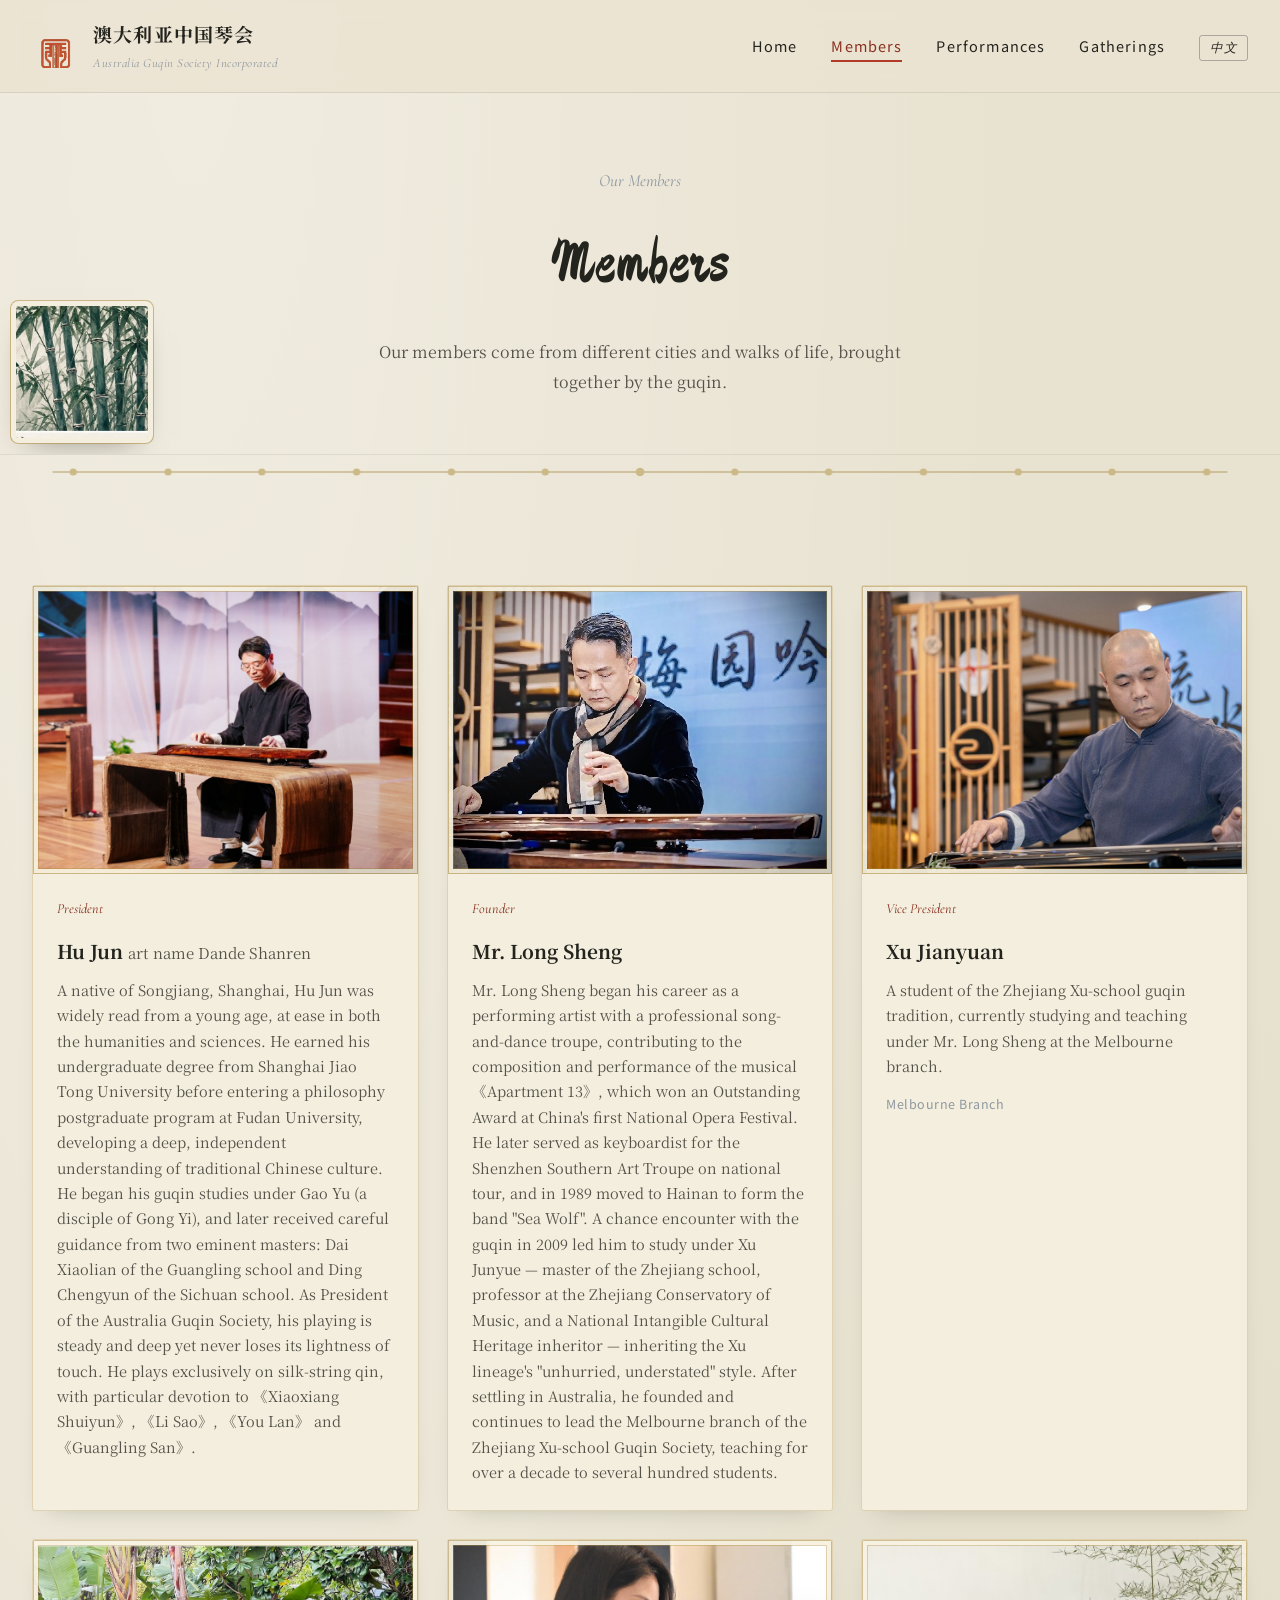
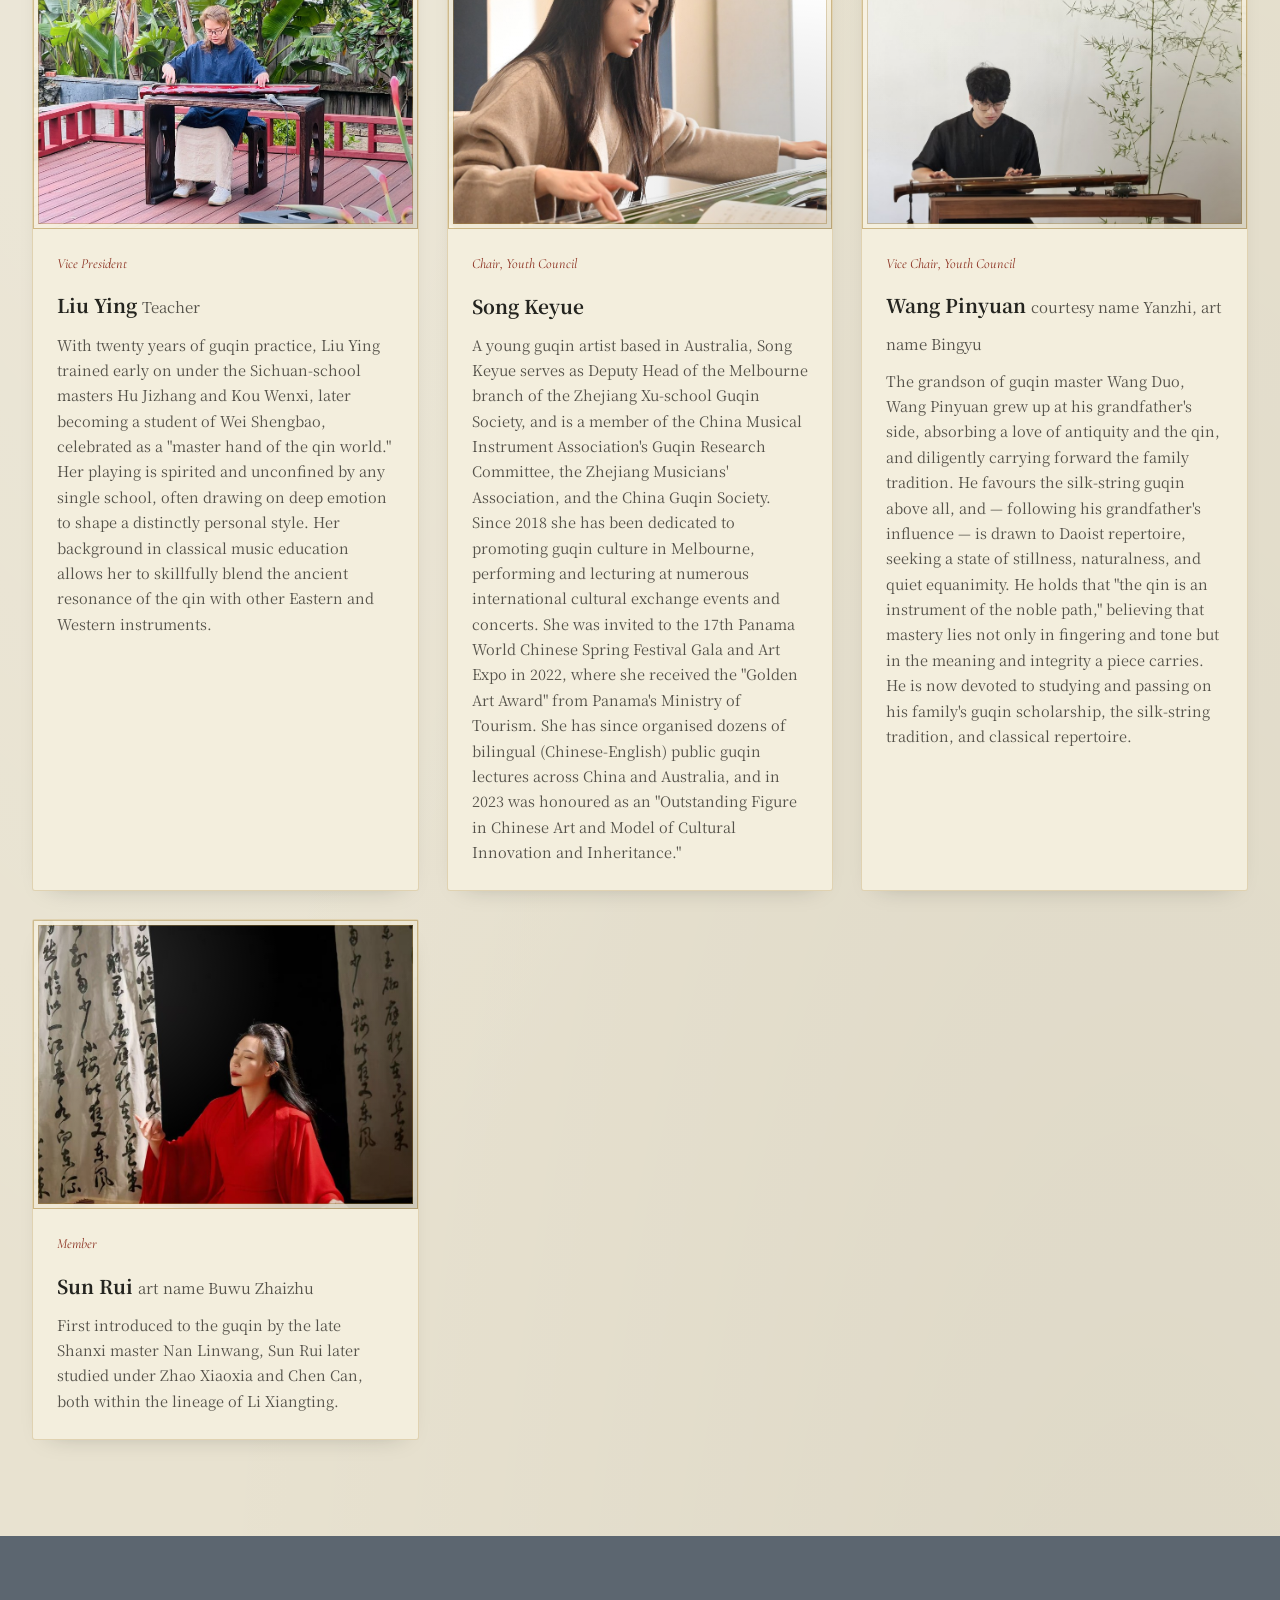
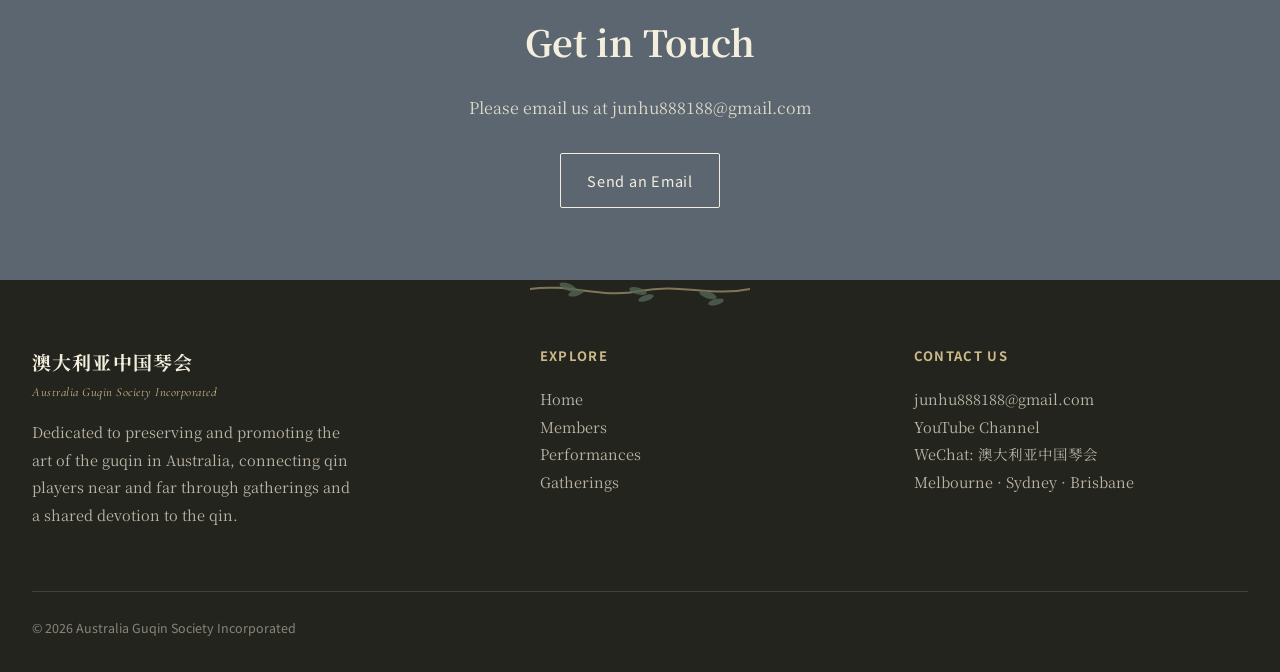
<file: members-en.html>
<!DOCTYPE html>
<html lang="en">
<head>
<meta charset="UTF-8">
<meta name="viewport" content="width=device-width, initial-scale=1.0">
<title>Members · Australia Guqin Society Incorporated · Guqin Melbourne</title>
<meta name="description" content="Meet the president, teachers and members of the Australia Guqin Society Incorporated — the Melbourne-based guqin community connecting players across Australia.">
<link rel="canonical" href="https://auguqin.com/members-en.html">
<link rel="alternate" hreflang="zh-Hans" href="https://auguqin.com/members.html">
<link rel="alternate" hreflang="en" href="https://auguqin.com/members-en.html">
<link rel="alternate" hreflang="x-default" href="https://auguqin.com/members.html">
<meta property="og:type" content="website">
<meta property="og:site_name" content="Australia Guqin Society Incorporated">
<meta property="og:title" content="Members · Australia Guqin Society Incorporated">
<meta property="og:description" content="Meet the president, teachers and members of the Melbourne-based Australia Guqin Society.">
<meta property="og:image" content="https://auguqin.com/assets/portrait_hujun.jpg">
<meta property="og:url" content="https://auguqin.com/members-en.html">
<meta property="og:locale" content="en_AU">
<meta name="twitter:card" content="summary_large_image">
<style>
/* ============================================================
   澳大利亚琴会 · Australian Guqin Society
   设计语言：水墨 · 宣纸 · 印章 · 徽位
   ============================================================ */

@import url('https://fonts.googleapis.com/css2?family=Noto+Serif+SC:wght@400;500;700;900&family=Cormorant+Garamond:ital,wght@0,400;0,500;1,400;1,500&family=Noto+Sans+SC:wght@400;500&family=Ma+Shan+Zheng&display=swap');

:root {
  /* 色 · Color */
  --ink:        #24241f;   /* 墨 */
  --ink-soft:   #55524a;
  --paper:      #e8e2d0;   /* 宣纸 */
  --paper-deep: #d8cfb4;   /* 陈纸 */
  --paper-card: #f3eedd;
  --dai:        #5c6670;   /* 水墨山色 · 石青灰 */
  --dai-soft:   #8f98a0;
  --dai-deep:   #3c444c;
  --bamboo:     #46614a;   /* 竹青 */
  --bamboo-soft:#7a9a7e;
  --bamboo-deep:#2c4030;
  --sepia:      #b98a4e;   /* 赭石 · 夕照 */
  --sepia-soft: #d9b479;
  --snow:       #faf7ee;   /* 雪 */
  --cinnabar:   #b23b28;   /* 朱砂 — 印色 */
  --cinnabar-deep: #8a2f1f;
  --gold:       #a3843f;   /* 泥金 — 细线 */
  --gold-soft:  #cbb987;

  --font-display: 'Noto Serif SC', serif;
  --font-calligraphy: 'Ma Shan Zheng', 'Noto Serif SC', serif;
  --font-en: 'Cormorant Garamond', serif;
  --font-body: 'Noto Serif SC', serif;
  --font-label: 'Noto Sans SC', sans-serif;

  --max-w: 1320px;
}

* { box-sizing: border-box; }

html { scroll-behavior: smooth; overflow-x: hidden; max-width: 100%; }

body {
  margin: 0;
  overflow-x: hidden;
  max-width: 100%;
  background: var(--paper);
  color: var(--ink);
  font-family: var(--font-body);
  line-height: 1.9;
  -webkit-font-smoothing: antialiased;
  background-image:
    radial-gradient(ellipse at 15% 0%, rgba(255,255,255,0.35), transparent 55%),
    radial-gradient(ellipse at 90% 100%, rgba(0,0,0,0.05), transparent 60%);
}

a { color: inherit; text-decoration: none; }

img { max-width: 100%; display: block; }

::selection { background: var(--cinnabar); color: var(--paper-card); }

@media (prefers-reduced-motion: reduce) {
  *, *::before, *::after {
    animation-duration: 0.001ms !important;
    animation-iteration-count: 1 !important;
    transition-duration: 0.001ms !important;
    scroll-behavior: auto !important;
  }
}

:focus-visible {
  outline: 2px solid var(--cinnabar);
  outline-offset: 3px;
}

.wrap {
  max-width: var(--max-w);
  margin: 0 auto;
  padding: 0 32px;
}

/* ---------------- 印 Logo ---------------- */
.seal {
  width: 42px;
  height: 42px;
  background: var(--cinnabar);
  color: var(--paper-card);
  display: flex;
  align-items: center;
  justify-content: center;
  font-family: var(--font-display);
  font-weight: 900;
  font-size: 22px;
  border-radius: 3px;
  transform: rotate(-2deg);
  box-shadow: 0 2px 0 rgba(0,0,0,0.15), inset 0 0 0 1px rgba(255,255,255,0.15);
  flex-shrink: 0;
}

.seal-logo {
  height: 44px;
  width: auto;
  flex-shrink: 0;
}

/* ---------------- Header / Nav ---------------- */
.site-header {
  position: sticky;
  top: 0;
  z-index: 100;
  background: rgba(236, 228, 210, 0.86);
  backdrop-filter: blur(10px);
  border-bottom: 1px solid rgba(32,29,25,0.1);
}

.site-header .wrap {
  display: flex;
  align-items: center;
  justify-content: space-between;
  padding-top: 16px;
  padding-bottom: 16px;
}

.brand {
  display: flex;
  align-items: center;
  gap: 14px;
}

.brand-text .zh {
  display: block;
  font-family: var(--font-display);
  font-weight: 700;
  font-size: 19px;
  letter-spacing: 0.06em;
}

.brand-text .en {
  display: block;
  font-family: var(--font-en);
  font-style: italic;
  font-size: 12.5px;
  color: var(--dai-soft);
  letter-spacing: 0.04em;
}

.nav-list {
  list-style: none;
  display: flex;
  gap: 34px;
  margin: 0;
  padding: 0;
}

.nav-list a {
  font-family: var(--font-label);
  font-size: 14.5px;
  letter-spacing: 0.08em;
  position: relative;
  padding-bottom: 4px;
}

.nav-list a::after {
  content: '';
  position: absolute;
  left: 0; right: 0; bottom: -2px;
  height: 1.5px;
  background: var(--cinnabar);
  transform: scaleX(0);
  transform-origin: right;
  transition: transform 0.35s ease;
}

.nav-list a:hover::after,
.nav-list a.active::after {
  transform: scaleX(1);
  transform-origin: left;
}

.nav-list a.active { color: var(--cinnabar-deep); }

.lang-switch {
  font-family: var(--font-en) !important;
  font-style: italic;
  border: 1px solid rgba(32,29,25,0.3);
  border-radius: 3px;
  padding: 4px 10px !important;
  font-size: 12.5px !important;
  letter-spacing: 0.04em !important;
}
.lang-switch::after { content: none !important; }
.lang-switch:hover { border-color: var(--cinnabar); color: var(--cinnabar-deep); }

.nav-toggle {
  display: none;
  background: none;
  border: none;
  cursor: pointer;
  padding: 6px;
}

.nav-toggle span {
  display: block;
  width: 24px;
  height: 2px;
  background: var(--ink);
  margin: 5px 0;
  transition: transform 0.3s ease, opacity 0.3s ease;
}

@media (max-width: 860px) {
  .site-header { position: static; }
  .site-header .wrap { flex-wrap: wrap; padding-top: calc(40px + env(safe-area-inset-top)); }
  .nav-toggle { display: block; position: relative; z-index: 10; order: 2; }
  .brand { order: 1; }
  .site-header nav {
    order: 3;
    width: 100%;
    flex-basis: 100%;
  }
  .nav-list {
    width: 100%;
    flex-direction: column;
    background: var(--paper);
    padding: 0 32px;
    gap: 20px;
    max-height: 0;
    overflow: hidden;
    opacity: 0;
    transition: max-height 0.35s ease, opacity 0.25s ease, padding 0.35s ease;
  }
  .nav-list.open {
    max-height: 400px;
    opacity: 1;
    padding: 20px 32px 28px;
    border-top: 1px solid rgba(32,29,25,0.1);
  }
}

/* ---------------- 徽位分隔线 · String Divider ---------------- */
.string-divider {
  width: 100%;
  height: 34px;
  margin: 0 auto;
  display: block;
  overflow: visible;
}

.string-divider .line {
  stroke: var(--gold);
  stroke-width: 1;
  opacity: 0.75;
}

.string-divider .hui {
  fill: var(--gold-soft);
  opacity: 0;
  transform-origin: center;
}

.string-divider.in-view .hui {
  animation: hui-in 0.6s ease forwards;
}

.string-divider.in-view .hui:nth-child(1) { animation-delay: 0.02s; }
.string-divider.in-view .hui:nth-child(2) { animation-delay: 0.07s; }
.string-divider.in-view .hui:nth-child(3) { animation-delay: 0.12s; }
.string-divider.in-view .hui:nth-child(4) { animation-delay: 0.17s; }
.string-divider.in-view .hui:nth-child(5) { animation-delay: 0.22s; }
.string-divider.in-view .hui:nth-child(6) { animation-delay: 0.27s; }
.string-divider.in-view .hui:nth-child(7) { animation-delay: 0.32s; }
.string-divider.in-view .hui:nth-child(8) { animation-delay: 0.37s; }
.string-divider.in-view .hui:nth-child(9) { animation-delay: 0.42s; }
.string-divider.in-view .hui:nth-child(10) { animation-delay: 0.47s; }
.string-divider.in-view .hui:nth-child(11) { animation-delay: 0.52s; }
.string-divider.in-view .hui:nth-child(12) { animation-delay: 0.57s; }
.string-divider.in-view .hui:nth-child(13) { animation-delay: 0.62s; }

@keyframes hui-in {
  from { opacity: 0; transform: scale(0); }
  to   { opacity: 1; transform: scale(1); }
}

/* ---------------- 段 Section labels (structural device) ---------------- */
.duan-label {
  font-family: var(--font-label);
  font-size: 13px;
  letter-spacing: 0.18em;
  color: var(--cinnabar-deep);
  display: flex;
  align-items: center;
  gap: 10px;
  margin-bottom: 18px;
}

.duan-label::before {
  content: '';
  width: 22px;
  height: 1px;
  background: var(--cinnabar);
}

/* ---------------- Sections ---------------- */
section { padding: 96px 0; }

.section-head {
  max-width: 640px;
  margin-bottom: 56px;
}

.section-head h2 {
  font-family: var(--font-calligraphy);
  font-size: clamp(34px, 4vw, 48px);
  font-weight: 400;
  margin: 0 0 14px;
  letter-spacing: 0.02em;
}

.section-head p {
  color: var(--ink-soft);
  font-size: 16px;
  margin: 0;
}

.eyebrow-en {
  font-family: var(--font-en);
  font-style: italic;
  color: var(--dai-soft);
  font-size: 16px;
  display: block;
  margin-bottom: 6px;
}

/* ---------------- Buttons ---------------- */
.btn {
  display: inline-flex;
  align-items: center;
  gap: 10px;
  font-family: var(--font-label);
  font-size: 14.5px;
  letter-spacing: 0.05em;
  padding: 13px 26px;
  border: 1px solid var(--ink);
  border-radius: 2px;
  transition: background 0.3s ease, color 0.3s ease, border-color 0.3s ease, transform 0.25s ease;
}

.btn:hover { transform: translateY(-2px); }

.btn-primary {
  background: var(--cinnabar);
  border-color: var(--cinnabar);
  color: var(--paper-card);
}
.btn-primary:hover { background: var(--cinnabar-deep); border-color: var(--cinnabar-deep); }

.btn-ghost {
  background: transparent;
  color: var(--ink);
}
.btn-ghost:hover { background: var(--ink); color: var(--paper); }

/* ---------------- Hero (index · 真实图片) ---------------- */
.hero-photo {
  position: relative;
  width: 100%;
  padding: 0;
  overflow: hidden;
  background: var(--ink);
}

.hero-photo-img {
  width: 100%;
  height: auto;
  max-height: 720px;
  object-fit: cover;
  object-position: center 30%;
  display: block;
}

.hero-photo-overlay {
  position: absolute;
  left: 0; right: 0; bottom: 0;
  height: 42%;
  background: linear-gradient(to top, rgba(18,16,12,0.6), transparent);
  pointer-events: none;
}

.hero-photo-content {
  position: absolute;
  left: 0; right: 0; bottom: 40px;
  display: flex;
  justify-content: center;
}

.btn-ghost-light {
  border-color: var(--paper-card);
  color: var(--paper-card);
}
.btn-ghost-light:hover { background: var(--paper-card); color: var(--ink); }

.visually-hidden {
  position: absolute;
  width: 1px; height: 1px;
  padding: 0; margin: -1px;
  overflow: hidden;
  clip: rect(0,0,0,0);
  white-space: nowrap;
  border: 0;
}

@media (max-width: 700px) {
  .hero-photo-img { max-height: 480px; object-position: center 22%; }
  .hero-photo-content { bottom: 22px; }
}

/* ---------------- Card grids ---------------- */
.grid {
  display: grid;
  gap: 28px;
}

.grid-3 { grid-template-columns: repeat(3, 1fr); }
.grid-2 { grid-template-columns: repeat(2, 1fr); }

@media (max-width: 900px) {
  .grid-3 { grid-template-columns: repeat(2, 1fr); }
}
@media (max-width: 640px) {
  .grid-3, .grid-2 { grid-template-columns: 1fr; }
}

.card {
  background: var(--paper-card);
  border: 1px solid rgba(173,138,62,0.28);
  border-radius: 3px;
  overflow: hidden;
  box-shadow: 0 10px 24px -18px rgba(23,32,27,0.35);
  transition: transform 0.35s ease, box-shadow 0.35s ease, border-color 0.35s ease;
}

.card:hover {
  transform: translateY(-5px);
  box-shadow: 0 18px 34px -18px rgba(32,29,25,0.35);
  border-color: var(--cinnabar);
}

/* ---------------- Ink placeholder blocks (no real imagery) ---------------- */
.ink-block {
  position: relative;
  aspect-ratio: 4 / 3;
  background-color: var(--paper-deep);
  background-image: url("data:image/svg+xml,%3Csvg%20xmlns%3D%22http%3A//www.w3.org/2000/svg%22%20viewBox%3D%220%200%20200%20150%22%3E%3Crect%20width%3D%22200%22%20height%3D%22150%22%20fill%3D%22%23e8e2d0%22/%3E%3Ccircle%20cx%3D%22158%22%20cy%3D%2232%22%20r%3D%2211%22%20fill%3D%22%23cbb987%22%20opacity%3D%220.85%22/%3E%3Cpath%20d%3D%22M0%2C95%20Q30%2C70%2060%2C88%20T120%2C80%20T200%2C90%20L200%2C150%20L0%2C150%20Z%22%20fill%3D%22%238f98a0%22%20opacity%3D%220.5%22/%3E%3Cpath%20d%3D%22M0%2C120%20Q25%2C95%2055%2C112%20Q90%2C90%20130%2C110%20Q165%2C92%20200%2C112%20L200%2C150%20L0%2C150%20Z%22%20fill%3D%22%233c444c%22/%3E%3Cpath%20d%3D%22M0%2C128%20Q50%2C120%20100%2C130%20T200%2C124%22%20stroke%3D%22%23faf7ee%22%20stroke-width%3D%221.4%22%20fill%3D%22none%22%20opacity%3D%220.55%22/%3E%3Cpath%20d%3D%22M0%2C138%20Q50%2C132%20100%2C140%20T200%2C134%22%20stroke%3D%22%23faf7ee%22%20stroke-width%3D%221%22%20fill%3D%22none%22%20opacity%3D%220.35%22/%3E%3C/svg%3E");
  background-size: cover;
  background-position: center;
  overflow: hidden;
  box-shadow: inset 0 0 0 1px rgba(173,138,62,0.55), inset 0 0 0 5px rgba(250,245,230,0.9), inset 0 0 0 6px rgba(173,138,62,0.4);
}

.grid-3 .card:nth-of-type(3n+2) .ink-block:not(.avatar),
.gallery-strip .ink-block:nth-of-type(4n+2):not(.avatar) {
  background-image: url("data:image/svg+xml,%3Csvg%20xmlns%3D%22http%3A//www.w3.org/2000/svg%22%20viewBox%3D%220%200%20200%20150%22%3E%3Crect%20width%3D%22200%22%20height%3D%22150%22%20fill%3D%22%23e8e2d0%22/%3E%3Ccircle%20cx%3D%2240%22%20cy%3D%2230%22%20r%3D%2210%22%20fill%3D%22%23b23b28%22%20opacity%3D%220.85%22/%3E%3Cpath%20d%3D%22M0%2C95%20Q30%2C70%2060%2C88%20T120%2C80%20T200%2C90%20L200%2C150%20L0%2C150%20Z%22%20fill%3D%22%237a9a7e%22%20opacity%3D%220.45%22/%3E%3Cpath%20d%3D%22M0%2C120%20Q25%2C95%2055%2C112%20Q90%2C90%20130%2C110%20Q165%2C92%20200%2C112%20L200%2C150%20L0%2C150%20Z%22%20fill%3D%22%232c4030%22/%3E%3Cpath%20d%3D%22M0%2C128%20Q50%2C120%20100%2C130%20T200%2C124%22%20stroke%3D%22%23faf7ee%22%20stroke-width%3D%221.4%22%20fill%3D%22none%22%20opacity%3D%220.55%22/%3E%3Cpath%20d%3D%22M0%2C138%20Q50%2C132%20100%2C140%20T200%2C134%22%20stroke%3D%22%23faf7ee%22%20stroke-width%3D%221%22%20fill%3D%22none%22%20opacity%3D%220.35%22/%3E%3C/svg%3E");
}

.grid-3 .card:nth-of-type(3n) .ink-block:not(.avatar),
.gallery-strip .ink-block:nth-of-type(4n+3):not(.avatar) {
  background-image: url("data:image/svg+xml,%3Csvg%20xmlns%3D%22http%3A//www.w3.org/2000/svg%22%20viewBox%3D%220%200%20200%20150%22%3E%3Crect%20width%3D%22200%22%20height%3D%22150%22%20fill%3D%22%23e8e2d0%22/%3E%3Ccircle%20cx%3D%22100%22%20cy%3D%2226%22%20r%3D%229%22%20fill%3D%22%23b98a4e%22%20opacity%3D%220.85%22/%3E%3Cpath%20d%3D%22M0%2C95%20Q30%2C70%2060%2C88%20T120%2C80%20T200%2C90%20L200%2C150%20L0%2C150%20Z%22%20fill%3D%22%23d9b479%22%20opacity%3D%220.5%22/%3E%3Cpath%20d%3D%22M0%2C120%20Q25%2C95%2055%2C112%20Q90%2C90%20130%2C110%20Q165%2C92%20200%2C112%20L200%2C150%20L0%2C150%20Z%22%20fill%3D%22%238f98a0%22/%3E%3Cpath%20d%3D%22M0%2C128%20Q50%2C120%20100%2C130%20T200%2C124%22%20stroke%3D%22%23faf7ee%22%20stroke-width%3D%221.4%22%20fill%3D%22none%22%20opacity%3D%220.55%22/%3E%3Cpath%20d%3D%22M0%2C138%20Q50%2C132%20100%2C140%20T200%2C134%22%20stroke%3D%22%23faf7ee%22%20stroke-width%3D%221%22%20fill%3D%22none%22%20opacity%3D%220.35%22/%3E%3C/svg%3E");
}

.ink-block::before {
  content: '';
  position: absolute;
  inset: 0;
  background:
    radial-gradient(circle at 18% 18%, rgba(255,255,255,0.16), transparent 45%),
    radial-gradient(circle at 88% 88%, rgba(0,0,0,0.14), transparent 50%);
}

.ink-block.photo {
  background-image: none;
  background-size: cover;
  background-position: 22% center;
}

.ink-block.photo::after { content: none; }

.ink-block.has-video {
  background: var(--ink);
}
.ink-block.has-video video {
  width: 100%;
  height: 100%;
  object-fit: cover;
  display: block;
}
.ink-block.has-video::after,
.ink-block.has-video::before { content: none; }

.ink-block::after {
  content: '印';
  position: absolute;
  right: 10px;
  bottom: 8px;
  width: 20px;
  height: 20px;
  background: var(--cinnabar);
  color: var(--paper-card);
  font-family: var(--font-display);
  font-weight: 700;
  font-size: 11px;
  display: flex;
  align-items: center;
  justify-content: center;
  border-radius: 2px;
  opacity: 0.88;
  transform: rotate(-3deg);
  pointer-events: none;
}

.ink-block .placeholder-tag {
  position: absolute;
  bottom: 12px;
  left: 12px;
  font-family: var(--font-label);
  font-size: 11px;
  letter-spacing: 0.08em;
  color: rgba(244,238,218,0.85);
  background: rgba(32,29,25,0.35);
  padding: 4px 9px;
  border-radius: 2px;
  backdrop-filter: blur(3px);
}

.ink-block.avatar {
  aspect-ratio: 1 / 1;
  border-radius: 50%;
  display: flex;
  align-items: center;
  justify-content: center;
  background-image: none;
  background: radial-gradient(circle at 32% 28%, var(--dai-soft) 0%, var(--dai) 55%, var(--bamboo-deep) 100%);
  box-shadow: inset 0 0 0 3px var(--paper-card), inset 0 0 0 4px rgba(173,138,62,0.6), 0 6px 16px -8px rgba(23,32,27,0.4);
}

.ink-block.avatar.photo-round {
  background-size: cover;
}

.ink-block.avatar::after { content: none; }

.avatar-row .avatar-item:nth-of-type(3n+2) .ink-block.avatar:not(.photo-round) {
  background: radial-gradient(circle at 32% 28%, var(--bamboo-soft) 0%, var(--bamboo) 55%, var(--dai-deep) 100%);
}
.avatar-row .avatar-item:nth-of-type(3n) .ink-block.avatar:not(.photo-round) {
  background: radial-gradient(circle at 32% 28%, #c9a55c 0%, var(--gold) 45%, var(--bamboo-deep) 100%);
}

.ink-block.avatar span {
  font-family: var(--font-display);
  font-weight: 700;
  font-size: 38px;
  color: rgba(244,238,218,0.92);
}

.play-btn {
  position: absolute;
  top: 50%; left: 50%;
  transform: translate(-50%, -50%);
  width: 58px; height: 58px;
  border-radius: 50%;
  background: rgba(244,238,218,0.92);
  display: flex;
  align-items: center;
  justify-content: center;
  transition: transform 0.3s ease, background 0.3s ease;
}

.card:hover .play-btn {
  transform: translate(-50%, -50%) scale(1.08);
  background: var(--cinnabar);
}

.card:hover .play-btn svg path { fill: var(--paper-card); }

.play-btn svg path { fill: var(--ink); transition: fill 0.3s ease; }

/* ---------------- Card content ---------------- */
.card-body { padding: 22px 24px 26px; }

.card-body .tag {
  font-family: var(--font-label);
  font-size: 11.5px;
  letter-spacing: 0.1em;
  color: var(--bamboo);
  display: block;
  margin-bottom: 8px;
}

.card-body h3 {
  font-family: var(--font-display);
  font-size: 19px;
  margin: 0 0 8px;
  font-weight: 700;
}

.card-body p {
  font-size: 14.5px;
  color: var(--ink-soft);
  margin: 0;
  line-height: 1.75;
}

.card-body .meta {
  margin-top: 14px;
  font-family: var(--font-label);
  font-size: 12.5px;
  color: var(--dai-soft);
  letter-spacing: 0.04em;
}

/* ---------------- About / split ---------------- */
.split {
  display: grid;
  grid-template-columns: 1fr 1fr;
  gap: 64px;
  align-items: center;
}

@media (max-width: 860px) {
  .split { grid-template-columns: 1fr; gap: 36px; }
}

.split .ink-block { border-radius: 3px; }

/* ---------------- Preview strip (homepage member row) ---------------- */
.avatar-row {
  display: flex;
  gap: 22px;
  flex-wrap: wrap;
}

.avatar-item { text-align: center; width: 180px; display: inline-block; text-decoration: none; }
.avatar-item .ink-block.avatar {
  width: 160px;
  height: 160px;
  margin: 0 auto 14px;
  transition: transform 0.3s ease, box-shadow 0.3s ease;
}
a.avatar-item:hover .ink-block.avatar {
  transform: translateY(-4px) scale(1.03);
  box-shadow: inset 0 0 0 3px var(--paper-card), inset 0 0 0 4px rgba(173,138,62,0.6), 0 14px 26px -10px rgba(23,20,15,0.45);
}
a.avatar-item:hover .name { color: var(--cinnabar-deep); }
.avatar-item .name {
  font-family: var(--font-label);
  font-size: 13px;
}

/* ---------------- 点缀 · 竹石松梅 ---------------- */
.corner-accent {
  position: absolute;
  pointer-events: none;
  z-index: 0;
  opacity: 0.24;
}

.accent-photo {
  position: absolute;
  width: 132px;
  height: 132px;
  object-fit: cover;
  border-radius: 3px;
  box-shadow: 0 0 0 5px var(--paper-card), 0 0 0 6px rgba(173,138,62,0.55), 0 14px 30px -14px rgba(23,20,15,0.5);
  z-index: 2;
}

@media (max-width: 640px) {
  .accent-photo { width: 92px; height: 92px; }
}

.page-hero { position: relative; overflow: hidden; }
.page-hero .wrap { position: relative; z-index: 1; }

.accent-bl { left: -10px; bottom: -10px; }
.accent-br { right: -10px; bottom: -10px; }
.accent-tr { right: -10px; top: -10px; }
.accent-tl { left: -10px; top: -10px; }

.about-rock {
  position: absolute;
  right: -30px;
  bottom: -26px;
  width: 128px;
  height: 128px;
  object-fit: cover;
  border-radius: 3px;
  box-shadow: 0 0 0 5px var(--paper-card), 0 0 0 6px rgba(173,138,62,0.55), 0 14px 30px -14px rgba(23,20,15,0.5);
  z-index: 2;
  transform: rotate(-2deg);
}

.split { position: relative; }

.footer-sprig {
  position: absolute;
  top: -1px;
  left: 50%;
  transform: translateX(-50%);
  width: 220px;
  opacity: 0.55;
  pointer-events: none;
}

.site-footer { position: relative; }
.site-footer {
  background: var(--ink);
  color: var(--paper-deep);
  padding: 64px 0 32px;
}

.footer-grid {
  display: grid;
  grid-template-columns: 1.4fr 1fr 1fr;
  gap: 40px;
  margin-bottom: 48px;
}

@media (max-width: 700px) {
  .footer-grid { grid-template-columns: 1fr; }
}

.footer-grid h4 {
  font-family: var(--font-label);
  font-size: 13px;
  letter-spacing: 0.1em;
  color: var(--gold-soft);
  margin: 0 0 16px;
  text-transform: uppercase;
}

.footer-grid p, .footer-grid a {
  font-size: 14.5px;
  color: rgba(236, 228, 210, 0.75);
  line-height: 1.9;
  display: block;
}

.footer-grid a:hover { color: var(--paper-card); }

.footer-brand .brand-text .en { color: var(--gold-soft); }
.footer-brand p { max-width: 320px; margin-top: 14px; }

.footer-bottom {
  border-top: 1px solid rgba(236,228,210,0.15);
  padding-top: 24px;
  font-family: var(--font-label);
  font-size: 12.5px;
  color: rgba(236,228,210,0.5);
  display: flex;
  justify-content: space-between;
  flex-wrap: wrap;
  gap: 10px;
}

/* ---------------- Page header (inner pages) ---------------- */
.page-hero {
  padding: 72px 0 56px;
  text-align: center;
  border-bottom: 1px solid rgba(32,29,25,0.08);
}

.page-hero .eyebrow-en { font-size: 17px; }

.page-hero h1 {
  font-family: var(--font-calligraphy);
  font-weight: 400;
  font-size: clamp(42px, 6vw, 62px);
  margin: 6px 0 16px;
}

.page-hero p {
  max-width: 560px;
  margin: 0 auto;
  color: var(--ink-soft);
}

/* ---------------- Filter tabs ---------------- */
.tabs {
  display: flex;
  gap: 10px;
  flex-wrap: wrap;
  margin-bottom: 44px;
}

.tab {
  font-family: var(--font-label);
  font-size: 13.5px;
  letter-spacing: 0.05em;
  padding: 9px 18px;
  border: 1px solid rgba(32,29,25,0.18);
  border-radius: 20px;
  background: transparent;
  cursor: pointer;
  transition: all 0.25s ease;
}

.tab:hover { border-color: var(--cinnabar); }

.tab.active {
  background: var(--ink);
  border-color: var(--ink);
  color: var(--paper);
}

/* ---------------- Timeline (雅集活动) ---------------- */
.timeline {
  position: relative;
  padding-left: 32px;
  border-left: 1px solid var(--gold-soft);
}

.timeline-item {
  position: relative;
  margin-bottom: 56px;
}

.timeline-item::before {
  content: '';
  position: absolute;
  left: -37.5px;
  top: 6px;
  width: 9px; height: 9px;
  border-radius: 50%;
  background: var(--cinnabar);
  box-shadow: 0 0 0 4px var(--paper);
}

.timeline-item .date {
  font-family: var(--font-en);
  font-style: italic;
  font-size: 15px;
  color: var(--dai-soft);
  margin-bottom: 6px;
  display: block;
}

.timeline-item h3 {
  font-family: var(--font-display);
  font-size: 22px;
  margin: 0 0 10px;
}

.timeline-item p {
  color: var(--ink-soft);
  font-size: 15px;
  max-width: 640px;
  margin: 0 0 18px;
}

.gallery-strip {
  display: grid;
  grid-template-columns: repeat(4, 1fr);
  gap: 12px;
}

@media (max-width: 640px) {
  .gallery-strip { grid-template-columns: repeat(2, 1fr); }
}

.gallery-strip .ink-block { aspect-ratio: 1/1; border-radius: 2px; }

/* ---------------- Reveal on scroll ---------------- */
.reveal { opacity: 1; }
.js .reveal {
  opacity: 0;
  transform: translateY(24px);
  transition: opacity 0.7s ease, transform 0.7s ease;
}
.js .reveal.in-view {
  opacity: 1;
  transform: translateY(0);
}

/* ---------------- CTA band ---------------- */
.cta-band {
  background: var(--dai);
  color: var(--paper-card);
  padding: 72px 0;
  text-align: center;
}

.cta-band h2 {
  font-family: var(--font-display);
  font-size: clamp(26px, 3vw, 36px);
  margin: 0 0 16px;
}

.cta-band p { color: rgba(244,238,218,0.85); margin: 0 0 30px; }

.cta-band .btn-ghost {
  border-color: var(--paper-card);
  color: var(--paper-card);
}
.cta-band .btn-ghost:hover { background: var(--paper-card); color: var(--dai); }

/* ---------------- Member bio detail ---------------- */
.member-card { scroll-margin-top: 110px; }
.timeline-item { scroll-margin-top: 110px; }

.member-card .card-body .role {
  font-family: var(--font-en);
  font-style: italic;
  color: var(--cinnabar-deep);
  font-size: 14px;
  display: block;
  margin-bottom: 10px;
}

</style>
<script type="application/ld+json">{"@context": "https://schema.org", "@graph": [{"@type": "Organization", "@id": "https://auguqin.com/#organization", "name": "Australia Guqin Society Incorporated", "alternateName": "澳大利亚中国琴会", "url": "https://auguqin.com/", "logo": "https://auguqin.com/assets/logo.png", "email": "junhu888188@gmail.com", "sameAs": ["https://www.youtube.com/@AustraliaGuqinSociety"], "address": {"@type": "PostalAddress", "addressLocality": "Melbourne", "addressRegion": "VIC", "addressCountry": "AU"}}, {"@type": "WebSite", "@id": "https://auguqin.com/#website", "url": "https://auguqin.com/", "name": "澳大利亚中国琴会 · Australia Guqin Society Incorporated", "publisher": {"@id": "https://auguqin.com/#organization"}}, {"@type": "CollectionPage", "@id": "https://auguqin.com/members-en.html#webpage", "url": "https://auguqin.com/members-en.html", "name": "Members · Australia Guqin Society Incorporated · Guqin Melbourne", "description": "Meet the president, teachers and members of the Australia Guqin Society Incorporated — the Melbourne-based guqin community connecting players across Australia.", "inLanguage": "en", "isPartOf": {"@id": "https://auguqin.com/#website"}, "about": {"@id": "https://auguqin.com/#organization"}}]}</script></head>
<body>
<script>document.documentElement.classList.add("js");</script>

<header class="site-header">
  <div class="wrap">
    <a href="index-en.html" class="brand">
      <img src="assets/logo.png" alt="Australia Guqin Society" class="seal-logo">
      <div class="brand-text">
        <span class="zh">澳大利亚中国琴会</span>
        <span class="en">Australia Guqin Society Incorporated</span>
      </div>
    </a>
    <nav>
      <ul class="nav-list">
        <li><a href="index-en.html">Home</a></li>
        <li><a href="members-en.html" class="active">Members</a></li>
        <li><a href="videos-en.html">Performances</a></li>
        <li><a href="gatherings-en.html">Gatherings</a></li>
        <li><a href="members.html" class="lang-switch">中文</a></li>
      </ul>
    </nav>
    <button class="nav-toggle" aria-label="Open menu" aria-expanded="false">
      <span></span><span></span><span></span>
    </button>
  </div>
</header>

<main id="main-content">
<section class="page-hero">
  <img class="accent-photo accent-bl" src="assets/accent_bamboo.jpg" alt="Bamboo" style="bottom:16px;left:16px;">
  <div class="wrap">
    <span class="eyebrow-en">Our Members</span>
    <h1>Members</h1>
    <p>Our members come from different cities and walks of life, brought together by the guqin.</p>
  </div>
</section>

<div class="wrap">
  <svg class="string-divider" viewBox="0 0 1180 34" preserveAspectRatio="none" aria-hidden="true">
    <line class="line" x1="20" y1="17" x2="1160" y2="17"/>
    <circle class="hui" cx="40" cy="17" r="3.5"/><circle class="hui" cx="132" cy="17" r="3.5"/>
    <circle class="hui" cx="223" cy="17" r="3.5"/><circle class="hui" cx="315" cy="17" r="3.5"/>
    <circle class="hui" cx="407" cy="17" r="3.5"/><circle class="hui" cx="498" cy="17" r="3.5"/>
    <circle class="hui" cx="590" cy="17" r="4.2"/><circle class="hui" cx="682" cy="17" r="3.5"/>
    <circle class="hui" cx="773" cy="17" r="3.5"/><circle class="hui" cx="865" cy="17" r="3.5"/>
    <circle class="hui" cx="957" cy="17" r="3.5"/><circle class="hui" cx="1048" cy="17" r="3.5"/>
    <circle class="hui" cx="1140" cy="17" r="3.5"/>
  </svg>
</div>

<section>
  <div class="wrap">
    <div class="grid grid-3 reveal">

      <div id="hujun" class="card member-card" data-category="council">
        <div class="ink-block photo" style="border-radius:0;aspect-ratio:4/3;background-image:url('assets/portrait_hujun.jpg');background-position:center 30%;"></div>
        <div class="card-body">
          <span class="role">President</span>
          <h3>Hu Jun <span style="font-weight:400;font-size:15px;color:var(--ink-soft);">art name Dande Shanren</span></h3>
          <p>A native of Songjiang, Shanghai, Hu Jun was widely read from a young age, at ease in both the humanities and sciences. He earned his undergraduate degree from Shanghai Jiao Tong University before entering a philosophy postgraduate program at Fudan University, developing a deep, independent understanding of traditional Chinese culture. He began his guqin studies under Gao Yu (a disciple of Gong Yi), and later received careful guidance from two eminent masters: Dai Xiaolian of the Guangling school and Ding Chengyun of the Sichuan school. As President of the Australia Guqin Society, his playing is steady and deep yet never loses its lightness of touch. He plays exclusively on silk-string qin, with particular devotion to 《Xiaoxiang Shuiyun》, 《Li Sao》, 《You Lan》 and 《Guangling San》.</p>
        </div>
      </div>

      <div id="longsheng" class="card member-card" data-category="council">
        <div class="ink-block photo" style="border-radius:0;aspect-ratio:4/3;background-image:url('assets/portrait_longsheng.jpg');"></div>
        <div class="card-body">
          <span class="role">Founder</span>
          <h3>Mr. Long Sheng</h3>
          <p>Mr. Long Sheng began his career as a performing artist with a professional song-and-dance troupe, contributing to the composition and performance of the musical 《Apartment 13》, which won an Outstanding Award at China's first National Opera Festival. He later served as keyboardist for the Shenzhen Southern Art Troupe on national tour, and in 1989 moved to Hainan to form the band "Sea Wolf". A chance encounter with the guqin in 2009 led him to study under Xu Junyue — master of the Zhejiang school, professor at the Zhejiang Conservatory of Music, and a National Intangible Cultural Heritage inheritor — inheriting the Xu lineage's "unhurried, understated" style. After settling in Australia, he founded and continues to lead the Melbourne branch of the Zhejiang Xu-school Guqin Society, teaching for over a decade to several hundred students.</p>
        </div>
      </div>

      <div id="xujianyuan" class="card member-card" data-category="council">
        <div class="ink-block photo" style="border-radius:0;aspect-ratio:4/3;background-image:url('assets/portrait_xu.jpg');background-position:center 25%;"></div>
        <div class="card-body">
          <span class="role">Vice President</span>
          <h3>Xu Jianyuan</h3>
          <p>A student of the Zhejiang Xu-school guqin tradition, currently studying and teaching under Mr. Long Sheng at the Melbourne branch.</p>
          <div class="meta">Melbourne Branch</div>
        </div>
      </div>

      <div id="liuying" class="card member-card" data-category="council">
        <div class="ink-block photo" style="border-radius:0;aspect-ratio:4/3;background-image:url('assets/portrait_liuying.jpg');"></div>
        <div class="card-body">
          <span class="role">Vice President</span>
          <h3>Liu Ying <span style="font-weight:400;font-size:15px;color:var(--ink-soft);">Teacher</span></h3>
          <p>With twenty years of guqin practice, Liu Ying trained early on under the Sichuan-school masters Hu Jizhang and Kou Wenxi, later becoming a student of Wei Shengbao, celebrated as a "master hand of the qin world." Her playing is spirited and unconfined by any single school, often drawing on deep emotion to shape a distinctly personal style. Her background in classical music education allows her to skillfully blend the ancient resonance of the qin with other Eastern and Western instruments.</p>
        </div>
      </div>

      <div id="songkeyue" class="card member-card" data-category="council">
        <div class="ink-block photo" style="border-radius:0;aspect-ratio:4/3;background-image:url('assets/portrait_songkeyue.jpg');"></div>
        <div class="card-body">
          <span class="role">Chair, Youth Council</span>
          <h3>Song Keyue</h3>
          <p>A young guqin artist based in Australia, Song Keyue serves as Deputy Head of the Melbourne branch of the Zhejiang Xu-school Guqin Society, and is a member of the China Musical Instrument Association's Guqin Research Committee, the Zhejiang Musicians' Association, and the China Guqin Society. Since 2018 she has been dedicated to promoting guqin culture in Melbourne, performing and lecturing at numerous international cultural exchange events and concerts. She was invited to the 17th Panama World Chinese Spring Festival Gala and Art Expo in 2022, where she received the "Golden Art Award" from Panama's Ministry of Tourism. She has since organised dozens of bilingual (Chinese-English) public guqin lectures across China and Australia, and in 2023 was honoured as an "Outstanding Figure in Chinese Art and Model of Cultural Innovation and Inheritance."</p>
        </div>
      </div>

      <div id="wangpinyuan" class="card member-card" data-category="council">
        <div class="ink-block photo" style="border-radius:0;aspect-ratio:4/3;background-image:url('assets/portrait_wangpinyuan.jpg');"></div>
        <div class="card-body">
          <span class="role">Vice Chair, Youth Council</span>
          <h3>Wang Pinyuan <span style="font-weight:400;font-size:15px;color:var(--ink-soft);">courtesy name Yanzhi, art name Bingyu</span></h3>
          <p>The grandson of guqin master Wang Duo, Wang Pinyuan grew up at his grandfather's side, absorbing a love of antiquity and the qin, and diligently carrying forward the family tradition. He favours the silk-string guqin above all, and — following his grandfather's influence — is drawn to Daoist repertoire, seeking a state of stillness, naturalness, and quiet equanimity. He holds that "the qin is an instrument of the noble path," believing that mastery lies not only in fingering and tone but in the meaning and integrity a piece carries. He is now devoted to studying and passing on his family's guqin scholarship, the silk-string tradition, and classical repertoire.</p>
        </div>
      </div>

      <div id="sunrui" class="card member-card" data-category="member">
        <div class="ink-block photo" style="border-radius:0;aspect-ratio:4/3;background-image:url('assets/portrait_sunrui.jpg');background-position:center 25%;"></div>
        <div class="card-body">
          <span class="role">Member</span>
          <h3>Sun Rui <span style="font-weight:400;font-size:15px;color:var(--ink-soft);">art name Buwu Zhaizhu</span></h3>
          <p>First introduced to the guqin by the late Shanxi master Nan Linwang, Sun Rui later studied under Zhao Xiaoxia and Chen Can, both within the lineage of Li Xiangting.</p>
        </div>
      </div>

    </div>
  </div>
</section>

<section class="cta-band">
  <div class="wrap reveal">
    <h2>Get in Touch</h2>
    <p>Please email us at junhu888188@gmail.com</p>
    <a href="mailto:junhu888188@gmail.com" class="btn btn-ghost">Send an Email</a>
  </div>
</section>

</main>
<footer class="site-footer">
  <svg class="footer-sprig" viewBox="0 0 220 46" aria-hidden="true">
    <path style="stroke:var(--gold-soft)" stroke-width="2" fill="none" stroke-linecap="round"
      d="M0,10 C40,4 70,20 110,12 C150,4 180,18 220,10"/>
    <g style="fill:var(--bamboo-soft)" opacity="0.8">
      <ellipse cx="38" cy="8" rx="9" ry="3.4" transform="rotate(20 38 8)"/>
      <ellipse cx="46" cy="14" rx="8" ry="3" transform="rotate(-15 46 14)"/>
      <ellipse cx="108" cy="12" rx="9" ry="3.4" transform="rotate(15 108 12)"/>
      <ellipse cx="116" cy="19" rx="8" ry="3" transform="rotate(-18 116 19)"/>
      <ellipse cx="178" cy="16" rx="9" ry="3.4" transform="rotate(18 178 16)"/>
      <ellipse cx="186" cy="23" rx="8" ry="3" transform="rotate(-14 186 23)"/>
    </g>
  </svg>
  <div class="wrap">
    <div class="footer-grid">
      <div class="footer-brand">
        <div class="brand-text">
          <span class="zh" style="color:var(--paper-card)">澳大利亚中国琴会</span>
          <span class="en">Australia Guqin Society Incorporated</span>
        </div>
        <p>Dedicated to preserving and promoting the art of the guqin in Australia, connecting qin players near and far through gatherings and a shared devotion to the qin.</p>
      </div>
      <div>
        <h4>Explore</h4>
        <a href="index-en.html">Home</a>
        <a href="members-en.html">Members</a>
        <a href="videos-en.html">Performances</a>
        <a href="gatherings-en.html">Gatherings</a>
      </div>
      <div>
        <h4>Contact Us</h4>
        <a href="mailto:junhu888188@gmail.com">junhu888188@gmail.com</a>
        <a href="https://www.youtube.com/@AustraliaGuqinSociety" target="_blank" rel="noopener">YouTube Channel</a>
        <a href="#">WeChat: 澳大利亚中国琴会</a>
        <a href="#">Melbourne · Sydney · Brisbane</a>
      </div>
    </div>
    <div class="footer-bottom">
      <span>&copy; 2026 Australia Guqin Society Incorporated</span>
    </div>
  </div>
</footer>

<script>
// 澳大利亚中国琴会 · 共享交互脚本

document.addEventListener('DOMContentLoaded', () => {
  // 移动端导航开关
  const toggle = document.querySelector('.nav-toggle');
  const navList = document.querySelector('.nav-list');
  if (toggle && navList) {
    toggle.addEventListener('click', () => {
      navList.classList.toggle('open');
      toggle.setAttribute('aria-expanded', navList.classList.contains('open'));
    });
    navList.querySelectorAll('a').forEach((a) => {
      a.addEventListener('click', () => navList.classList.remove('open'));
    });
  }

  // 滚动淡入 + 弦线徽位动画
  const observer = new IntersectionObserver(
    (entries) => {
      entries.forEach((entry) => {
        if (entry.isIntersecting) {
          entry.target.classList.add('in-view');
          observer.unobserve(entry.target);
        }
      });
    },
    { threshold: 0.15 }
  );

  document.querySelectorAll('.reveal, .string-divider').forEach((el) => observer.observe(el));

  // 保险：若滚动触发未能命中（极端设备/浏览器情况），到时强制显示，避免内容永久隐藏
  setTimeout(() => {
    document.querySelectorAll('.reveal:not(.in-view), .string-divider:not(.in-view)').forEach((el) => el.classList.add('in-view'));
  }, 1200);

  // 雅集 / 视频页 筛选标签
  const tabs = document.querySelectorAll('.tab');
  if (tabs.length) {
    tabs.forEach((tab) => {
      tab.addEventListener('click', () => {
        tabs.forEach((t) => t.classList.remove('active'));
        tab.classList.add('active');
        const filter = tab.dataset.filter;
        document.querySelectorAll('[data-category]').forEach((item) => {
          const show = filter === 'all' || item.dataset.category === filter;
          item.style.display = show ? '' : 'none';
        });
      });
    });
  }
});

</script>
</body>
</html>
</file>
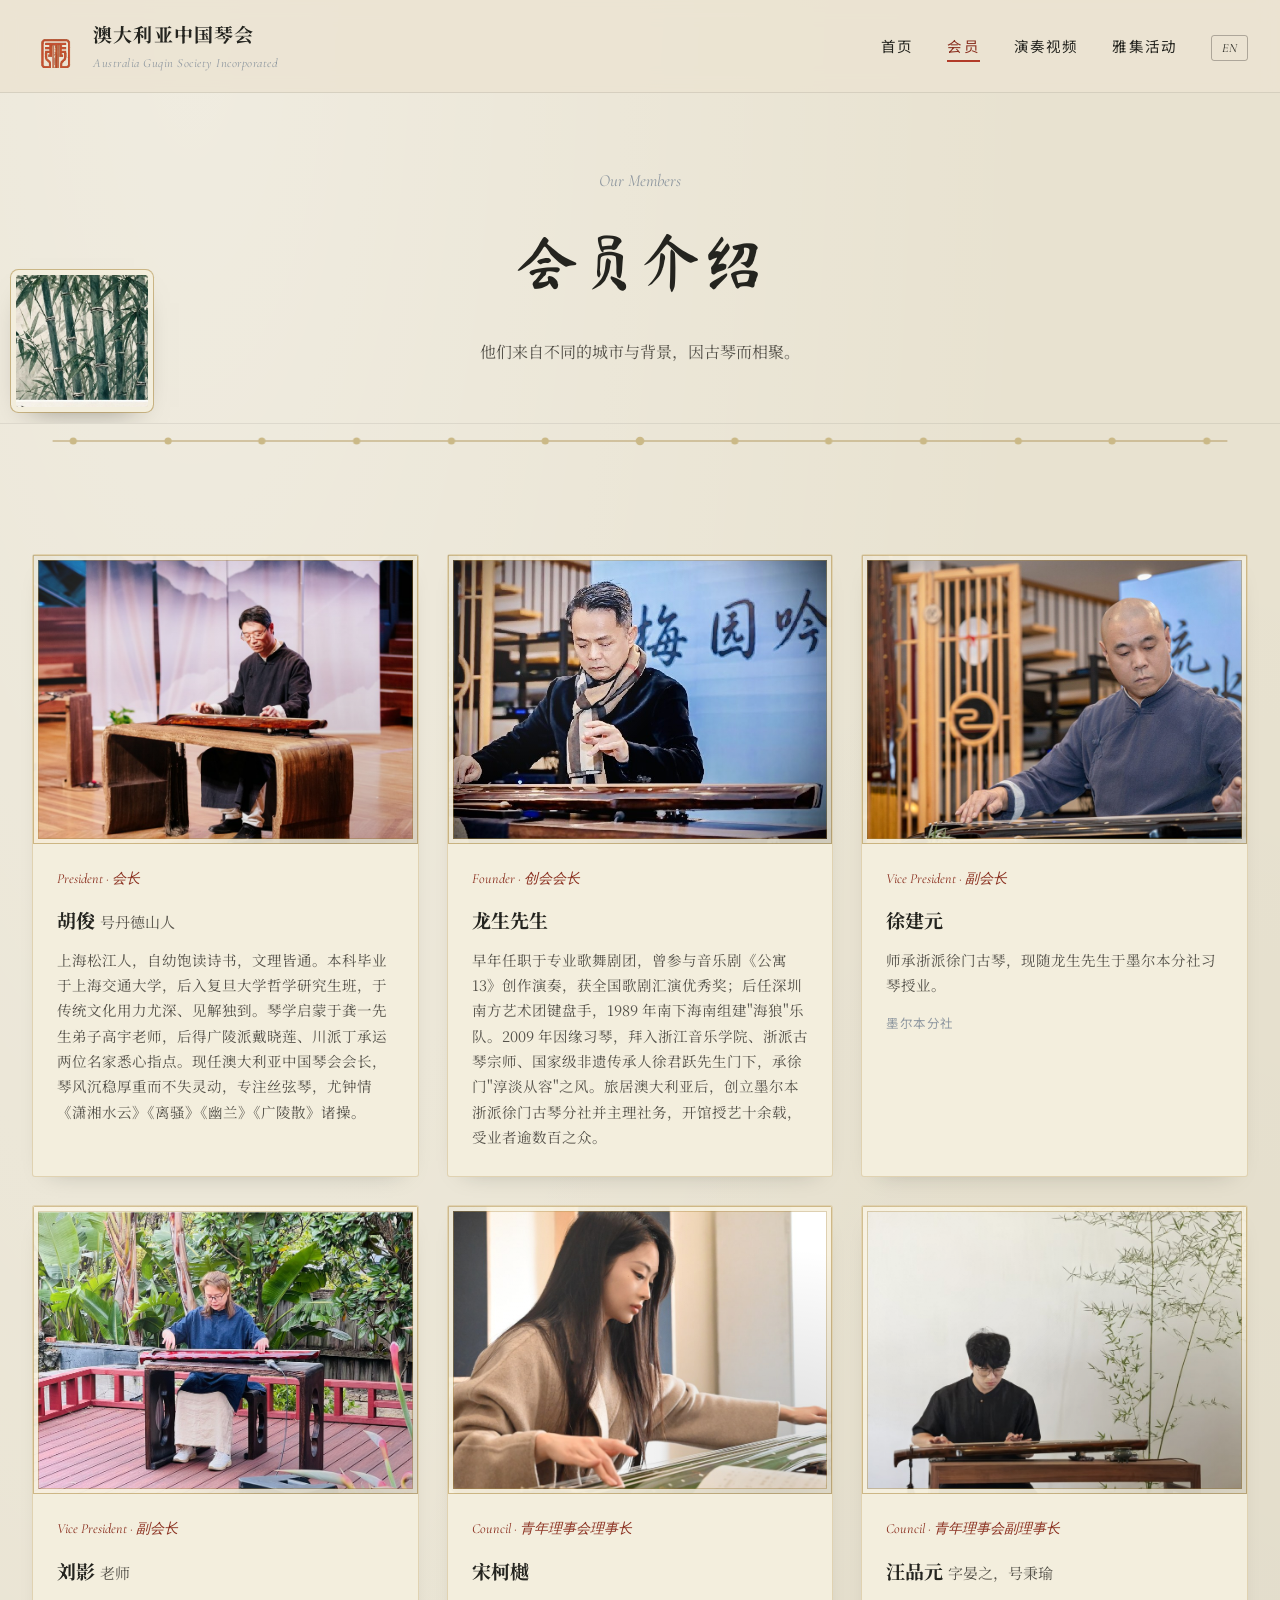
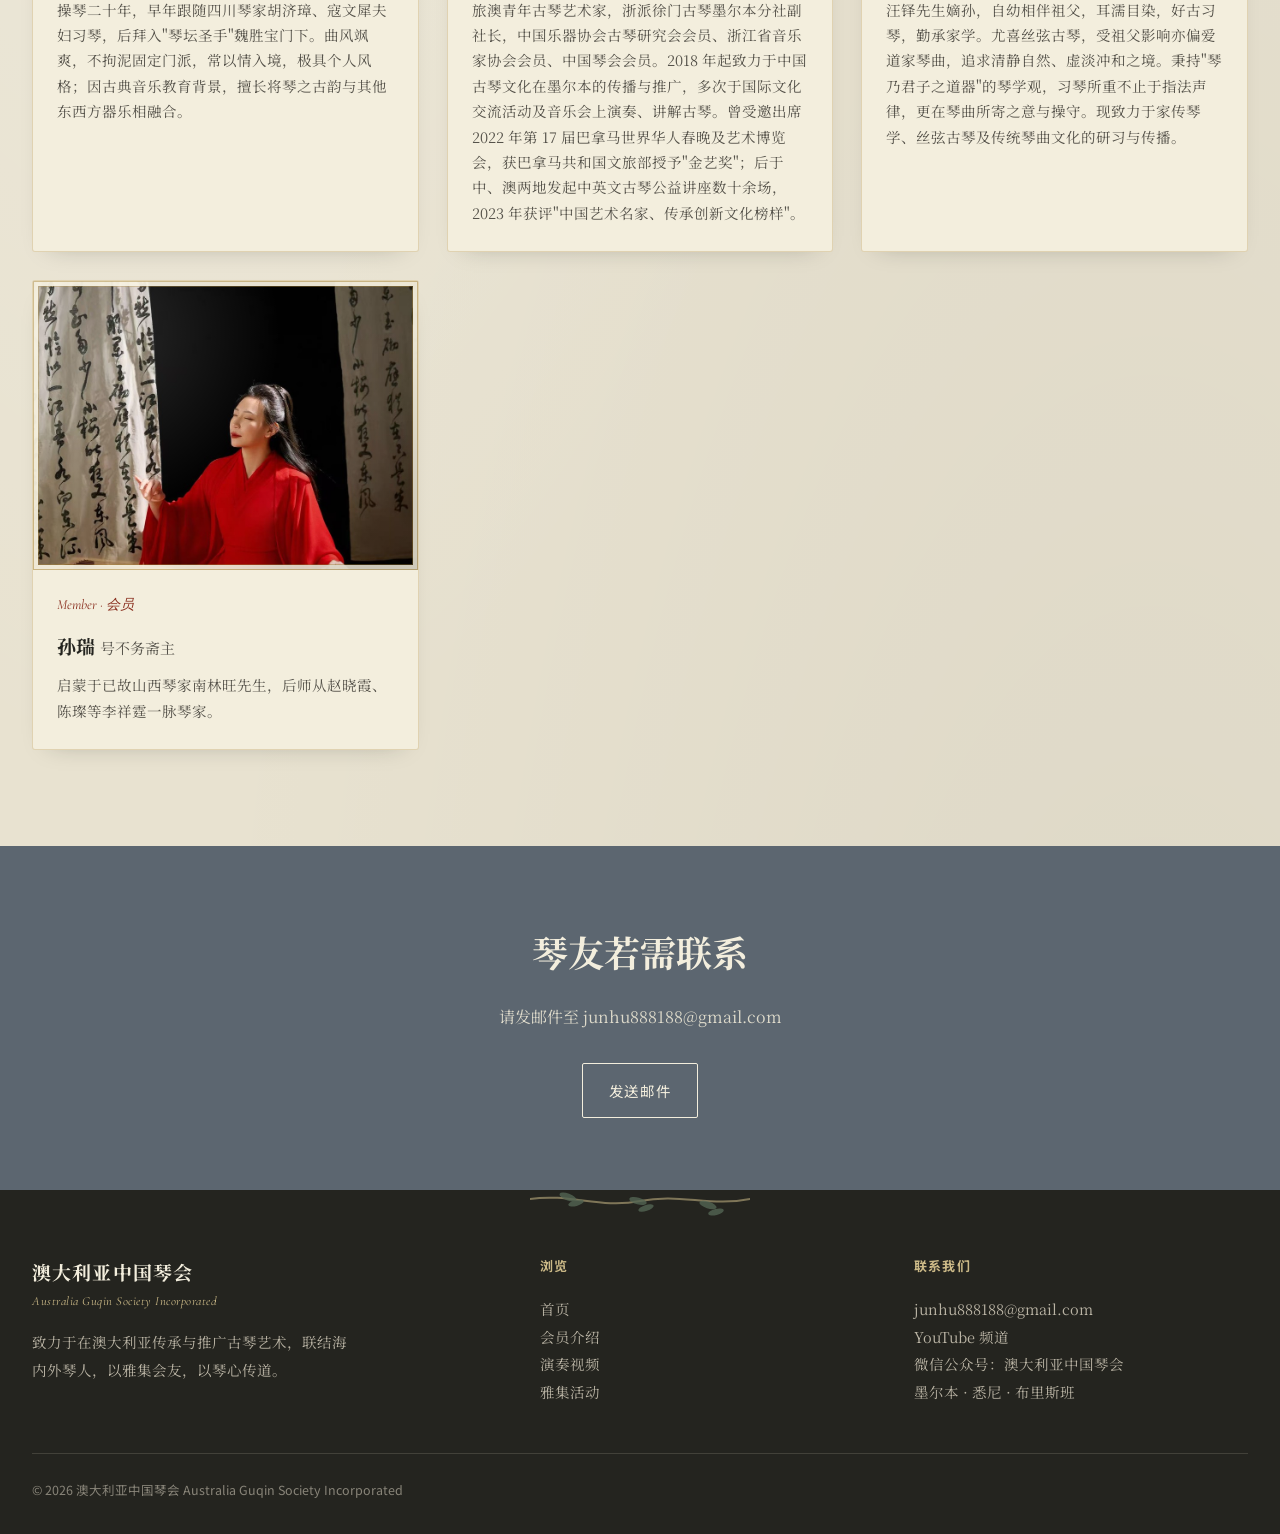
<file: members.html>
<!DOCTYPE html>
<html lang="zh-Hans">
<head>
<meta charset="UTF-8">
<meta name="viewport" content="width=device-width, initial-scale=1.0">
<title>会员介绍 · 澳大利亚中国琴会 · 墨尔本古琴</title>
<meta name="description" content="认识澳大利亚中国琴会的会长、导师与会员——扎根墨尔本，联结悉尼、布里斯班等地的古琴传承人与爱好者。">
<link rel="canonical" href="https://auguqin.com/members.html">
<link rel="alternate" hreflang="zh-Hans" href="https://auguqin.com/members.html">
<link rel="alternate" hreflang="en" href="https://auguqin.com/members-en.html">
<link rel="alternate" hreflang="x-default" href="https://auguqin.com/members.html">
<meta property="og:type" content="website">
<meta property="og:site_name" content="澳大利亚中国琴会 Australia Guqin Society">
<meta property="og:title" content="会员介绍 · 澳大利亚中国琴会">
<meta property="og:description" content="认识澳大利亚中国琴会的会长、导师与会员——扎根墨尔本古琴文化圈。">
<meta property="og:image" content="https://auguqin.com/assets/portrait_hujun.jpg">
<meta property="og:url" content="https://auguqin.com/members.html">
<meta property="og:locale" content="zh_CN">
<meta name="twitter:card" content="summary_large_image">
<style>
/* ============================================================
   澳大利亚琴会 · Australian Guqin Society
   设计语言：水墨 · 宣纸 · 印章 · 徽位
   ============================================================ */

@import url('https://fonts.googleapis.com/css2?family=Noto+Serif+SC:wght@400;500;700;900&family=Cormorant+Garamond:ital,wght@0,400;0,500;1,400;1,500&family=Noto+Sans+SC:wght@400;500&family=Ma+Shan+Zheng&display=swap');

:root {
  /* 色 · Color */
  --ink:        #24241f;   /* 墨 */
  --ink-soft:   #55524a;
  --paper:      #e8e2d0;   /* 宣纸 */
  --paper-deep: #d8cfb4;   /* 陈纸 */
  --paper-card: #f3eedd;
  --dai:        #5c6670;   /* 水墨山色 · 石青灰 */
  --dai-soft:   #8f98a0;
  --dai-deep:   #3c444c;
  --bamboo:     #46614a;   /* 竹青 */
  --bamboo-soft:#7a9a7e;
  --bamboo-deep:#2c4030;
  --sepia:      #b98a4e;   /* 赭石 · 夕照 */
  --sepia-soft: #d9b479;
  --snow:       #faf7ee;   /* 雪 */
  --cinnabar:   #b23b28;   /* 朱砂 — 印色 */
  --cinnabar-deep: #8a2f1f;
  --gold:       #a3843f;   /* 泥金 — 细线 */
  --gold-soft:  #cbb987;

  --font-display: 'Noto Serif SC', serif;
  --font-calligraphy: 'Ma Shan Zheng', 'Noto Serif SC', serif;
  --font-en: 'Cormorant Garamond', serif;
  --font-body: 'Noto Serif SC', serif;
  --font-label: 'Noto Sans SC', sans-serif;

  --max-w: 1320px;
}

* { box-sizing: border-box; }

html { scroll-behavior: smooth; overflow-x: hidden; max-width: 100%; }

body {
  margin: 0;
  overflow-x: hidden;
  max-width: 100%;
  background: var(--paper);
  color: var(--ink);
  font-family: var(--font-body);
  line-height: 1.9;
  -webkit-font-smoothing: antialiased;
  background-image:
    radial-gradient(ellipse at 15% 0%, rgba(255,255,255,0.35), transparent 55%),
    radial-gradient(ellipse at 90% 100%, rgba(0,0,0,0.05), transparent 60%);
}

a { color: inherit; text-decoration: none; }

img { max-width: 100%; display: block; }

::selection { background: var(--cinnabar); color: var(--paper-card); }

@media (prefers-reduced-motion: reduce) {
  *, *::before, *::after {
    animation-duration: 0.001ms !important;
    animation-iteration-count: 1 !important;
    transition-duration: 0.001ms !important;
    scroll-behavior: auto !important;
  }
}

:focus-visible {
  outline: 2px solid var(--cinnabar);
  outline-offset: 3px;
}

.wrap {
  max-width: var(--max-w);
  margin: 0 auto;
  padding: 0 32px;
}

/* ---------------- 印 Logo ---------------- */
.seal {
  width: 42px;
  height: 42px;
  background: var(--cinnabar);
  color: var(--paper-card);
  display: flex;
  align-items: center;
  justify-content: center;
  font-family: var(--font-display);
  font-weight: 900;
  font-size: 22px;
  border-radius: 3px;
  transform: rotate(-2deg);
  box-shadow: 0 2px 0 rgba(0,0,0,0.15), inset 0 0 0 1px rgba(255,255,255,0.15);
  flex-shrink: 0;
}

.seal-logo {
  height: 44px;
  width: auto;
  flex-shrink: 0;
}

/* ---------------- Header / Nav ---------------- */
.site-header {
  position: sticky;
  top: 0;
  z-index: 100;
  background: rgba(236, 228, 210, 0.86);
  backdrop-filter: blur(10px);
  border-bottom: 1px solid rgba(32,29,25,0.1);
}

.site-header .wrap {
  display: flex;
  align-items: center;
  justify-content: space-between;
  padding-top: 16px;
  padding-bottom: 16px;
}

.brand {
  display: flex;
  align-items: center;
  gap: 14px;
}

.brand-text .zh {
  display: block;
  font-family: var(--font-display);
  font-weight: 700;
  font-size: 19px;
  letter-spacing: 0.06em;
}

.brand-text .en {
  display: block;
  font-family: var(--font-en);
  font-style: italic;
  font-size: 12.5px;
  color: var(--dai-soft);
  letter-spacing: 0.04em;
}

.nav-list {
  list-style: none;
  display: flex;
  gap: 34px;
  margin: 0;
  padding: 0;
}

.nav-list a {
  font-family: var(--font-label);
  font-size: 14.5px;
  letter-spacing: 0.08em;
  position: relative;
  padding-bottom: 4px;
}

.nav-list a::after {
  content: '';
  position: absolute;
  left: 0; right: 0; bottom: -2px;
  height: 1.5px;
  background: var(--cinnabar);
  transform: scaleX(0);
  transform-origin: right;
  transition: transform 0.35s ease;
}

.nav-list a:hover::after,
.nav-list a.active::after {
  transform: scaleX(1);
  transform-origin: left;
}

.nav-list a.active { color: var(--cinnabar-deep); }

.lang-switch {
  font-family: var(--font-en) !important;
  font-style: italic;
  border: 1px solid rgba(32,29,25,0.3);
  border-radius: 3px;
  padding: 4px 10px !important;
  font-size: 12.5px !important;
  letter-spacing: 0.04em !important;
}
.lang-switch::after { content: none !important; }
.lang-switch:hover { border-color: var(--cinnabar); color: var(--cinnabar-deep); }

.nav-toggle {
  display: none;
  background: none;
  border: none;
  cursor: pointer;
  padding: 6px;
}

.nav-toggle span {
  display: block;
  width: 24px;
  height: 2px;
  background: var(--ink);
  margin: 5px 0;
  transition: transform 0.3s ease, opacity 0.3s ease;
}

@media (max-width: 860px) {
  .site-header { position: static; }
  .site-header .wrap { flex-wrap: wrap; padding-top: calc(40px + env(safe-area-inset-top)); }
  .nav-toggle { display: block; position: relative; z-index: 10; order: 2; }
  .brand { order: 1; }
  .site-header nav {
    order: 3;
    width: 100%;
    flex-basis: 100%;
  }
  .nav-list {
    width: 100%;
    flex-direction: column;
    background: var(--paper);
    padding: 0 32px;
    gap: 20px;
    max-height: 0;
    overflow: hidden;
    opacity: 0;
    transition: max-height 0.35s ease, opacity 0.25s ease, padding 0.35s ease;
  }
  .nav-list.open {
    max-height: 400px;
    opacity: 1;
    padding: 20px 32px 28px;
    border-top: 1px solid rgba(32,29,25,0.1);
  }
}

/* ---------------- 徽位分隔线 · String Divider ---------------- */
.string-divider {
  width: 100%;
  height: 34px;
  margin: 0 auto;
  display: block;
  overflow: visible;
}

.string-divider .line {
  stroke: var(--gold);
  stroke-width: 1;
  opacity: 0.75;
}

.string-divider .hui {
  fill: var(--gold-soft);
  opacity: 0;
  transform-origin: center;
}

.string-divider.in-view .hui {
  animation: hui-in 0.6s ease forwards;
}

.string-divider.in-view .hui:nth-child(1) { animation-delay: 0.02s; }
.string-divider.in-view .hui:nth-child(2) { animation-delay: 0.07s; }
.string-divider.in-view .hui:nth-child(3) { animation-delay: 0.12s; }
.string-divider.in-view .hui:nth-child(4) { animation-delay: 0.17s; }
.string-divider.in-view .hui:nth-child(5) { animation-delay: 0.22s; }
.string-divider.in-view .hui:nth-child(6) { animation-delay: 0.27s; }
.string-divider.in-view .hui:nth-child(7) { animation-delay: 0.32s; }
.string-divider.in-view .hui:nth-child(8) { animation-delay: 0.37s; }
.string-divider.in-view .hui:nth-child(9) { animation-delay: 0.42s; }
.string-divider.in-view .hui:nth-child(10) { animation-delay: 0.47s; }
.string-divider.in-view .hui:nth-child(11) { animation-delay: 0.52s; }
.string-divider.in-view .hui:nth-child(12) { animation-delay: 0.57s; }
.string-divider.in-view .hui:nth-child(13) { animation-delay: 0.62s; }

@keyframes hui-in {
  from { opacity: 0; transform: scale(0); }
  to   { opacity: 1; transform: scale(1); }
}

/* ---------------- 段 Section labels (structural device) ---------------- */
.duan-label {
  font-family: var(--font-label);
  font-size: 13px;
  letter-spacing: 0.18em;
  color: var(--cinnabar-deep);
  display: flex;
  align-items: center;
  gap: 10px;
  margin-bottom: 18px;
}

.duan-label::before {
  content: '';
  width: 22px;
  height: 1px;
  background: var(--cinnabar);
}

/* ---------------- Sections ---------------- */
section { padding: 96px 0; }

.section-head {
  max-width: 640px;
  margin-bottom: 56px;
}

.section-head h2 {
  font-family: var(--font-calligraphy);
  font-size: clamp(34px, 4vw, 48px);
  font-weight: 400;
  margin: 0 0 14px;
  letter-spacing: 0.02em;
}

.section-head p {
  color: var(--ink-soft);
  font-size: 16px;
  margin: 0;
}

.eyebrow-en {
  font-family: var(--font-en);
  font-style: italic;
  color: var(--dai-soft);
  font-size: 16px;
  display: block;
  margin-bottom: 6px;
}

/* ---------------- Buttons ---------------- */
.btn {
  display: inline-flex;
  align-items: center;
  gap: 10px;
  font-family: var(--font-label);
  font-size: 14.5px;
  letter-spacing: 0.05em;
  padding: 13px 26px;
  border: 1px solid var(--ink);
  border-radius: 2px;
  transition: background 0.3s ease, color 0.3s ease, border-color 0.3s ease, transform 0.25s ease;
}

.btn:hover { transform: translateY(-2px); }

.btn-primary {
  background: var(--cinnabar);
  border-color: var(--cinnabar);
  color: var(--paper-card);
}
.btn-primary:hover { background: var(--cinnabar-deep); border-color: var(--cinnabar-deep); }

.btn-ghost {
  background: transparent;
  color: var(--ink);
}
.btn-ghost:hover { background: var(--ink); color: var(--paper); }

/* ---------------- Hero (index · 真实图片) ---------------- */
.hero-photo {
  position: relative;
  width: 100%;
  padding: 0;
  overflow: hidden;
  background: var(--ink);
}

.hero-photo-img {
  width: 100%;
  height: auto;
  max-height: 720px;
  object-fit: cover;
  object-position: center 30%;
  display: block;
}

.hero-photo-overlay {
  position: absolute;
  left: 0; right: 0; bottom: 0;
  height: 42%;
  background: linear-gradient(to top, rgba(18,16,12,0.6), transparent);
  pointer-events: none;
}

.hero-photo-content {
  position: absolute;
  left: 0; right: 0; bottom: 40px;
  display: flex;
  justify-content: center;
}

.btn-ghost-light {
  border-color: var(--paper-card);
  color: var(--paper-card);
}
.btn-ghost-light:hover { background: var(--paper-card); color: var(--ink); }

.visually-hidden {
  position: absolute;
  width: 1px; height: 1px;
  padding: 0; margin: -1px;
  overflow: hidden;
  clip: rect(0,0,0,0);
  white-space: nowrap;
  border: 0;
}

@media (max-width: 700px) {
  .hero-photo-img { max-height: 480px; object-position: center 22%; }
  .hero-photo-content { bottom: 22px; }
}

/* ---------------- Card grids ---------------- */
.grid {
  display: grid;
  gap: 28px;
}

.grid-3 { grid-template-columns: repeat(3, 1fr); }
.grid-2 { grid-template-columns: repeat(2, 1fr); }

@media (max-width: 900px) {
  .grid-3 { grid-template-columns: repeat(2, 1fr); }
}
@media (max-width: 640px) {
  .grid-3, .grid-2 { grid-template-columns: 1fr; }
}

.card {
  background: var(--paper-card);
  border: 1px solid rgba(173,138,62,0.28);
  border-radius: 3px;
  overflow: hidden;
  box-shadow: 0 10px 24px -18px rgba(23,32,27,0.35);
  transition: transform 0.35s ease, box-shadow 0.35s ease, border-color 0.35s ease;
}

.card:hover {
  transform: translateY(-5px);
  box-shadow: 0 18px 34px -18px rgba(32,29,25,0.35);
  border-color: var(--cinnabar);
}

/* ---------------- Ink placeholder blocks (no real imagery) ---------------- */
.ink-block {
  position: relative;
  aspect-ratio: 4 / 3;
  background-color: var(--paper-deep);
  background-image: url("data:image/svg+xml,%3Csvg%20xmlns%3D%22http%3A//www.w3.org/2000/svg%22%20viewBox%3D%220%200%20200%20150%22%3E%3Crect%20width%3D%22200%22%20height%3D%22150%22%20fill%3D%22%23e8e2d0%22/%3E%3Ccircle%20cx%3D%22158%22%20cy%3D%2232%22%20r%3D%2211%22%20fill%3D%22%23cbb987%22%20opacity%3D%220.85%22/%3E%3Cpath%20d%3D%22M0%2C95%20Q30%2C70%2060%2C88%20T120%2C80%20T200%2C90%20L200%2C150%20L0%2C150%20Z%22%20fill%3D%22%238f98a0%22%20opacity%3D%220.5%22/%3E%3Cpath%20d%3D%22M0%2C120%20Q25%2C95%2055%2C112%20Q90%2C90%20130%2C110%20Q165%2C92%20200%2C112%20L200%2C150%20L0%2C150%20Z%22%20fill%3D%22%233c444c%22/%3E%3Cpath%20d%3D%22M0%2C128%20Q50%2C120%20100%2C130%20T200%2C124%22%20stroke%3D%22%23faf7ee%22%20stroke-width%3D%221.4%22%20fill%3D%22none%22%20opacity%3D%220.55%22/%3E%3Cpath%20d%3D%22M0%2C138%20Q50%2C132%20100%2C140%20T200%2C134%22%20stroke%3D%22%23faf7ee%22%20stroke-width%3D%221%22%20fill%3D%22none%22%20opacity%3D%220.35%22/%3E%3C/svg%3E");
  background-size: cover;
  background-position: center;
  overflow: hidden;
  box-shadow: inset 0 0 0 1px rgba(173,138,62,0.55), inset 0 0 0 5px rgba(250,245,230,0.9), inset 0 0 0 6px rgba(173,138,62,0.4);
}

.grid-3 .card:nth-of-type(3n+2) .ink-block:not(.avatar),
.gallery-strip .ink-block:nth-of-type(4n+2):not(.avatar) {
  background-image: url("data:image/svg+xml,%3Csvg%20xmlns%3D%22http%3A//www.w3.org/2000/svg%22%20viewBox%3D%220%200%20200%20150%22%3E%3Crect%20width%3D%22200%22%20height%3D%22150%22%20fill%3D%22%23e8e2d0%22/%3E%3Ccircle%20cx%3D%2240%22%20cy%3D%2230%22%20r%3D%2210%22%20fill%3D%22%23b23b28%22%20opacity%3D%220.85%22/%3E%3Cpath%20d%3D%22M0%2C95%20Q30%2C70%2060%2C88%20T120%2C80%20T200%2C90%20L200%2C150%20L0%2C150%20Z%22%20fill%3D%22%237a9a7e%22%20opacity%3D%220.45%22/%3E%3Cpath%20d%3D%22M0%2C120%20Q25%2C95%2055%2C112%20Q90%2C90%20130%2C110%20Q165%2C92%20200%2C112%20L200%2C150%20L0%2C150%20Z%22%20fill%3D%22%232c4030%22/%3E%3Cpath%20d%3D%22M0%2C128%20Q50%2C120%20100%2C130%20T200%2C124%22%20stroke%3D%22%23faf7ee%22%20stroke-width%3D%221.4%22%20fill%3D%22none%22%20opacity%3D%220.55%22/%3E%3Cpath%20d%3D%22M0%2C138%20Q50%2C132%20100%2C140%20T200%2C134%22%20stroke%3D%22%23faf7ee%22%20stroke-width%3D%221%22%20fill%3D%22none%22%20opacity%3D%220.35%22/%3E%3C/svg%3E");
}

.grid-3 .card:nth-of-type(3n) .ink-block:not(.avatar),
.gallery-strip .ink-block:nth-of-type(4n+3):not(.avatar) {
  background-image: url("data:image/svg+xml,%3Csvg%20xmlns%3D%22http%3A//www.w3.org/2000/svg%22%20viewBox%3D%220%200%20200%20150%22%3E%3Crect%20width%3D%22200%22%20height%3D%22150%22%20fill%3D%22%23e8e2d0%22/%3E%3Ccircle%20cx%3D%22100%22%20cy%3D%2226%22%20r%3D%229%22%20fill%3D%22%23b98a4e%22%20opacity%3D%220.85%22/%3E%3Cpath%20d%3D%22M0%2C95%20Q30%2C70%2060%2C88%20T120%2C80%20T200%2C90%20L200%2C150%20L0%2C150%20Z%22%20fill%3D%22%23d9b479%22%20opacity%3D%220.5%22/%3E%3Cpath%20d%3D%22M0%2C120%20Q25%2C95%2055%2C112%20Q90%2C90%20130%2C110%20Q165%2C92%20200%2C112%20L200%2C150%20L0%2C150%20Z%22%20fill%3D%22%238f98a0%22/%3E%3Cpath%20d%3D%22M0%2C128%20Q50%2C120%20100%2C130%20T200%2C124%22%20stroke%3D%22%23faf7ee%22%20stroke-width%3D%221.4%22%20fill%3D%22none%22%20opacity%3D%220.55%22/%3E%3Cpath%20d%3D%22M0%2C138%20Q50%2C132%20100%2C140%20T200%2C134%22%20stroke%3D%22%23faf7ee%22%20stroke-width%3D%221%22%20fill%3D%22none%22%20opacity%3D%220.35%22/%3E%3C/svg%3E");
}

.ink-block::before {
  content: '';
  position: absolute;
  inset: 0;
  background:
    radial-gradient(circle at 18% 18%, rgba(255,255,255,0.16), transparent 45%),
    radial-gradient(circle at 88% 88%, rgba(0,0,0,0.14), transparent 50%);
}

.ink-block.photo {
  background-image: none;
  background-size: cover;
  background-position: 22% center;
}

.ink-block.photo::after { content: none; }

.ink-block.has-video {
  background: var(--ink);
}
.ink-block.has-video video {
  width: 100%;
  height: 100%;
  object-fit: cover;
  display: block;
}
.ink-block.has-video::after,
.ink-block.has-video::before { content: none; }

.ink-block::after {
  content: '印';
  position: absolute;
  right: 10px;
  bottom: 8px;
  width: 20px;
  height: 20px;
  background: var(--cinnabar);
  color: var(--paper-card);
  font-family: var(--font-display);
  font-weight: 700;
  font-size: 11px;
  display: flex;
  align-items: center;
  justify-content: center;
  border-radius: 2px;
  opacity: 0.88;
  transform: rotate(-3deg);
  pointer-events: none;
}

.ink-block .placeholder-tag {
  position: absolute;
  bottom: 12px;
  left: 12px;
  font-family: var(--font-label);
  font-size: 11px;
  letter-spacing: 0.08em;
  color: rgba(244,238,218,0.85);
  background: rgba(32,29,25,0.35);
  padding: 4px 9px;
  border-radius: 2px;
  backdrop-filter: blur(3px);
}

.ink-block.avatar {
  aspect-ratio: 1 / 1;
  border-radius: 50%;
  display: flex;
  align-items: center;
  justify-content: center;
  background-image: none;
  background: radial-gradient(circle at 32% 28%, var(--dai-soft) 0%, var(--dai) 55%, var(--bamboo-deep) 100%);
  box-shadow: inset 0 0 0 3px var(--paper-card), inset 0 0 0 4px rgba(173,138,62,0.6), 0 6px 16px -8px rgba(23,32,27,0.4);
}

.ink-block.avatar.photo-round {
  background-size: cover;
}

.ink-block.avatar::after { content: none; }

.avatar-row .avatar-item:nth-of-type(3n+2) .ink-block.avatar:not(.photo-round) {
  background: radial-gradient(circle at 32% 28%, var(--bamboo-soft) 0%, var(--bamboo) 55%, var(--dai-deep) 100%);
}
.avatar-row .avatar-item:nth-of-type(3n) .ink-block.avatar:not(.photo-round) {
  background: radial-gradient(circle at 32% 28%, #c9a55c 0%, var(--gold) 45%, var(--bamboo-deep) 100%);
}

.ink-block.avatar span {
  font-family: var(--font-display);
  font-weight: 700;
  font-size: 38px;
  color: rgba(244,238,218,0.92);
}

.play-btn {
  position: absolute;
  top: 50%; left: 50%;
  transform: translate(-50%, -50%);
  width: 58px; height: 58px;
  border-radius: 50%;
  background: rgba(244,238,218,0.92);
  display: flex;
  align-items: center;
  justify-content: center;
  transition: transform 0.3s ease, background 0.3s ease;
}

.card:hover .play-btn {
  transform: translate(-50%, -50%) scale(1.08);
  background: var(--cinnabar);
}

.card:hover .play-btn svg path { fill: var(--paper-card); }

.play-btn svg path { fill: var(--ink); transition: fill 0.3s ease; }

/* ---------------- Card content ---------------- */
.card-body { padding: 22px 24px 26px; }

.card-body .tag {
  font-family: var(--font-label);
  font-size: 11.5px;
  letter-spacing: 0.1em;
  color: var(--bamboo);
  display: block;
  margin-bottom: 8px;
}

.card-body h3 {
  font-family: var(--font-display);
  font-size: 19px;
  margin: 0 0 8px;
  font-weight: 700;
}

.card-body p {
  font-size: 14.5px;
  color: var(--ink-soft);
  margin: 0;
  line-height: 1.75;
}

.card-body .meta {
  margin-top: 14px;
  font-family: var(--font-label);
  font-size: 12.5px;
  color: var(--dai-soft);
  letter-spacing: 0.04em;
}

/* ---------------- About / split ---------------- */
.split {
  display: grid;
  grid-template-columns: 1fr 1fr;
  gap: 64px;
  align-items: center;
}

@media (max-width: 860px) {
  .split { grid-template-columns: 1fr; gap: 36px; }
}

.split .ink-block { border-radius: 3px; }

/* ---------------- Preview strip (homepage member row) ---------------- */
.avatar-row {
  display: flex;
  gap: 22px;
  flex-wrap: wrap;
}

.avatar-item { text-align: center; width: 180px; display: inline-block; text-decoration: none; }
.avatar-item .ink-block.avatar {
  width: 160px;
  height: 160px;
  margin: 0 auto 14px;
  transition: transform 0.3s ease, box-shadow 0.3s ease;
}
a.avatar-item:hover .ink-block.avatar {
  transform: translateY(-4px) scale(1.03);
  box-shadow: inset 0 0 0 3px var(--paper-card), inset 0 0 0 4px rgba(173,138,62,0.6), 0 14px 26px -10px rgba(23,20,15,0.45);
}
a.avatar-item:hover .name { color: var(--cinnabar-deep); }
.avatar-item .name {
  font-family: var(--font-label);
  font-size: 13px;
}

/* ---------------- 点缀 · 竹石松梅 ---------------- */
.corner-accent {
  position: absolute;
  pointer-events: none;
  z-index: 0;
  opacity: 0.24;
}

.accent-photo {
  position: absolute;
  width: 132px;
  height: 132px;
  object-fit: cover;
  border-radius: 3px;
  box-shadow: 0 0 0 5px var(--paper-card), 0 0 0 6px rgba(173,138,62,0.55), 0 14px 30px -14px rgba(23,20,15,0.5);
  z-index: 2;
}

@media (max-width: 640px) {
  .accent-photo { width: 92px; height: 92px; }
}

.page-hero { position: relative; overflow: hidden; }
.page-hero .wrap { position: relative; z-index: 1; }

.accent-bl { left: -10px; bottom: -10px; }
.accent-br { right: -10px; bottom: -10px; }
.accent-tr { right: -10px; top: -10px; }
.accent-tl { left: -10px; top: -10px; }

.about-rock {
  position: absolute;
  right: -30px;
  bottom: -26px;
  width: 128px;
  height: 128px;
  object-fit: cover;
  border-radius: 3px;
  box-shadow: 0 0 0 5px var(--paper-card), 0 0 0 6px rgba(173,138,62,0.55), 0 14px 30px -14px rgba(23,20,15,0.5);
  z-index: 2;
  transform: rotate(-2deg);
}

.split { position: relative; }

.footer-sprig {
  position: absolute;
  top: -1px;
  left: 50%;
  transform: translateX(-50%);
  width: 220px;
  opacity: 0.55;
  pointer-events: none;
}

.site-footer { position: relative; }
.site-footer {
  background: var(--ink);
  color: var(--paper-deep);
  padding: 64px 0 32px;
}

.footer-grid {
  display: grid;
  grid-template-columns: 1.4fr 1fr 1fr;
  gap: 40px;
  margin-bottom: 48px;
}

@media (max-width: 700px) {
  .footer-grid { grid-template-columns: 1fr; }
}

.footer-grid h4 {
  font-family: var(--font-label);
  font-size: 13px;
  letter-spacing: 0.1em;
  color: var(--gold-soft);
  margin: 0 0 16px;
  text-transform: uppercase;
}

.footer-grid p, .footer-grid a {
  font-size: 14.5px;
  color: rgba(236, 228, 210, 0.75);
  line-height: 1.9;
  display: block;
}

.footer-grid a:hover { color: var(--paper-card); }

.footer-brand .brand-text .en { color: var(--gold-soft); }
.footer-brand p { max-width: 320px; margin-top: 14px; }

.footer-bottom {
  border-top: 1px solid rgba(236,228,210,0.15);
  padding-top: 24px;
  font-family: var(--font-label);
  font-size: 12.5px;
  color: rgba(236,228,210,0.5);
  display: flex;
  justify-content: space-between;
  flex-wrap: wrap;
  gap: 10px;
}

/* ---------------- Page header (inner pages) ---------------- */
.page-hero {
  padding: 72px 0 56px;
  text-align: center;
  border-bottom: 1px solid rgba(32,29,25,0.08);
}

.page-hero .eyebrow-en { font-size: 17px; }

.page-hero h1 {
  font-family: var(--font-calligraphy);
  font-weight: 400;
  font-size: clamp(42px, 6vw, 62px);
  margin: 6px 0 16px;
}

.page-hero p {
  max-width: 560px;
  margin: 0 auto;
  color: var(--ink-soft);
}

/* ---------------- Filter tabs ---------------- */
.tabs {
  display: flex;
  gap: 10px;
  flex-wrap: wrap;
  margin-bottom: 44px;
}

.tab {
  font-family: var(--font-label);
  font-size: 13.5px;
  letter-spacing: 0.05em;
  padding: 9px 18px;
  border: 1px solid rgba(32,29,25,0.18);
  border-radius: 20px;
  background: transparent;
  cursor: pointer;
  transition: all 0.25s ease;
}

.tab:hover { border-color: var(--cinnabar); }

.tab.active {
  background: var(--ink);
  border-color: var(--ink);
  color: var(--paper);
}

/* ---------------- Timeline (雅集活动) ---------------- */
.timeline {
  position: relative;
  padding-left: 32px;
  border-left: 1px solid var(--gold-soft);
}

.timeline-item {
  position: relative;
  margin-bottom: 56px;
}

.timeline-item::before {
  content: '';
  position: absolute;
  left: -37.5px;
  top: 6px;
  width: 9px; height: 9px;
  border-radius: 50%;
  background: var(--cinnabar);
  box-shadow: 0 0 0 4px var(--paper);
}

.timeline-item .date {
  font-family: var(--font-en);
  font-style: italic;
  font-size: 15px;
  color: var(--dai-soft);
  margin-bottom: 6px;
  display: block;
}

.timeline-item h3 {
  font-family: var(--font-display);
  font-size: 22px;
  margin: 0 0 10px;
}

.timeline-item p {
  color: var(--ink-soft);
  font-size: 15px;
  max-width: 640px;
  margin: 0 0 18px;
}

.gallery-strip {
  display: grid;
  grid-template-columns: repeat(4, 1fr);
  gap: 12px;
}

@media (max-width: 640px) {
  .gallery-strip { grid-template-columns: repeat(2, 1fr); }
}

.gallery-strip .ink-block { aspect-ratio: 1/1; border-radius: 2px; }

/* ---------------- Reveal on scroll ---------------- */
.reveal { opacity: 1; }
.js .reveal {
  opacity: 0;
  transform: translateY(24px);
  transition: opacity 0.7s ease, transform 0.7s ease;
}
.js .reveal.in-view {
  opacity: 1;
  transform: translateY(0);
}

/* ---------------- CTA band ---------------- */
.cta-band {
  background: var(--dai);
  color: var(--paper-card);
  padding: 72px 0;
  text-align: center;
}

.cta-band h2 {
  font-family: var(--font-display);
  font-size: clamp(26px, 3vw, 36px);
  margin: 0 0 16px;
}

.cta-band p { color: rgba(244,238,218,0.85); margin: 0 0 30px; }

.cta-band .btn-ghost {
  border-color: var(--paper-card);
  color: var(--paper-card);
}
.cta-band .btn-ghost:hover { background: var(--paper-card); color: var(--dai); }

/* ---------------- Member bio detail ---------------- */
.member-card { scroll-margin-top: 110px; }
.timeline-item { scroll-margin-top: 110px; }

.member-card .card-body .role {
  font-family: var(--font-en);
  font-style: italic;
  color: var(--cinnabar-deep);
  font-size: 14px;
  display: block;
  margin-bottom: 10px;
}

</style>
<script type="application/ld+json">{"@context": "https://schema.org", "@graph": [{"@type": "Organization", "@id": "https://auguqin.com/#organization", "name": "Australia Guqin Society Incorporated", "alternateName": "澳大利亚中国琴会", "url": "https://auguqin.com/", "logo": "https://auguqin.com/assets/logo.png", "email": "junhu888188@gmail.com", "sameAs": ["https://www.youtube.com/@AustraliaGuqinSociety"], "address": {"@type": "PostalAddress", "addressLocality": "Melbourne", "addressRegion": "VIC", "addressCountry": "AU"}}, {"@type": "WebSite", "@id": "https://auguqin.com/#website", "url": "https://auguqin.com/", "name": "澳大利亚中国琴会 · Australia Guqin Society Incorporated", "publisher": {"@id": "https://auguqin.com/#organization"}}, {"@type": "CollectionPage", "@id": "https://auguqin.com/members.html#webpage", "url": "https://auguqin.com/members.html", "name": "会员介绍 · 澳大利亚中国琴会 · 墨尔本古琴", "description": "认识澳大利亚中国琴会的会长、导师与会员——扎根墨尔本，联结悉尼、布里斯班等地的古琴传承人与爱好者。", "inLanguage": "zh-Hans", "isPartOf": {"@id": "https://auguqin.com/#website"}, "about": {"@id": "https://auguqin.com/#organization"}}]}</script></head>
<body>
<script>document.documentElement.classList.add("js");</script>

<header class="site-header">
  <div class="wrap">
    <a href="index.html" class="brand">
      <img src="assets/logo.png" alt="澳大利亚中国琴会" class="seal-logo">
      <div class="brand-text">
        <span class="zh">澳大利亚中国琴会</span>
        <span class="en">Australia Guqin Society Incorporated</span>
      </div>
    </a>
    <nav>
      <ul class="nav-list">
        <li><a href="index.html">首页</a></li>
        <li><a href="members.html" class="active">会员</a></li>
        <li><a href="videos.html">演奏视频</a></li>
        <li><a href="gatherings.html">雅集活动</a></li>
        <li><a href="members-en.html" class="lang-switch">EN</a></li>
      </ul>
    </nav>
    <button class="nav-toggle" aria-label="打开菜单" aria-expanded="false">
      <span></span><span></span><span></span>
    </button>
  </div>
</header>

<main id="main-content">
<section class="page-hero">
  <img class="accent-photo accent-bl" src="assets/accent_bamboo.jpg" alt="青竹" style="bottom:16px;left:16px;">
  <div class="wrap">
    <span class="eyebrow-en">Our Members</span>
    <h1>会员介绍</h1>
    <p>他们来自不同的城市与背景，因古琴而相聚。</p>
  </div>
</section>

<div class="wrap">
  <svg class="string-divider" viewBox="0 0 1180 34" preserveAspectRatio="none" aria-hidden="true">
    <line class="line" x1="20" y1="17" x2="1160" y2="17"/>
    <circle class="hui" cx="40" cy="17" r="3.5"/><circle class="hui" cx="132" cy="17" r="3.5"/>
    <circle class="hui" cx="223" cy="17" r="3.5"/><circle class="hui" cx="315" cy="17" r="3.5"/>
    <circle class="hui" cx="407" cy="17" r="3.5"/><circle class="hui" cx="498" cy="17" r="3.5"/>
    <circle class="hui" cx="590" cy="17" r="4.2"/><circle class="hui" cx="682" cy="17" r="3.5"/>
    <circle class="hui" cx="773" cy="17" r="3.5"/><circle class="hui" cx="865" cy="17" r="3.5"/>
    <circle class="hui" cx="957" cy="17" r="3.5"/><circle class="hui" cx="1048" cy="17" r="3.5"/>
    <circle class="hui" cx="1140" cy="17" r="3.5"/>
  </svg>
</div>

<section>
  <div class="wrap">
    <div class="grid grid-3 reveal">

      <div id="hujun" class="card member-card" data-category="council">
        <div class="ink-block photo" style="border-radius:0;aspect-ratio:4/3;background-image:url('assets/portrait_hujun.jpg');background-position:center 30%;"></div>
        <div class="card-body">
          <span class="role">President · 会长</span>
          <h3>胡俊 <span style="font-weight:400;font-size:15px;color:var(--ink-soft);">号丹德山人</span></h3>
          <p>上海松江人，自幼饱读诗书，文理皆通。本科毕业于上海交通大学，后入复旦大学哲学研究生班，于传统文化用力尤深、见解独到。琴学启蒙于龚一先生弟子高宇老师，后得广陵派戴晓莲、川派丁承运两位名家悉心指点。现任澳大利亚中国琴会会长，琴风沉稳厚重而不失灵动，专注丝弦琴，尤钟情《潇湘水云》《离骚》《幽兰》《广陵散》诸操。</p>
        </div>
      </div>

      <div id="longsheng" class="card member-card" data-category="council">
        <div class="ink-block photo" style="border-radius:0;aspect-ratio:4/3;background-image:url('assets/portrait_longsheng.jpg');"></div>
        <div class="card-body">
          <span class="role">Founder · 创会会长</span>
          <h3>龙生先生</h3>
          <p>早年任职于专业歌舞剧团，曾参与音乐剧《公寓13》创作演奏，获全国歌剧汇演优秀奖；后任深圳南方艺术团键盘手，1989 年南下海南组建"海狼"乐队。2009 年因缘习琴，拜入浙江音乐学院、浙派古琴宗师、国家级非遗传承人徐君跃先生门下，承徐门"淳淡从容"之风。旅居澳大利亚后，创立墨尔本浙派徐门古琴分社并主理社务，开馆授艺十余载，受业者逾数百之众。</p>
        </div>
      </div>

      <div id="xujianyuan" class="card member-card" data-category="council">
        <div class="ink-block photo" style="border-radius:0;aspect-ratio:4/3;background-image:url('assets/portrait_xu.jpg');background-position:center 25%;"></div>
        <div class="card-body">
          <span class="role">Vice President · 副会长</span>
          <h3>徐建元</h3>
          <p>师承浙派徐门古琴，现随龙生先生于墨尔本分社习琴授业。</p>
          <div class="meta">墨尔本分社</div>
        </div>
      </div>

      <div id="liuying" class="card member-card" data-category="council">
        <div class="ink-block photo" style="border-radius:0;aspect-ratio:4/3;background-image:url('assets/portrait_liuying.jpg');"></div>
        <div class="card-body">
          <span class="role">Vice President · 副会长</span>
          <h3>刘影 <span style="font-weight:400;font-size:15px;color:var(--ink-soft);">老师</span></h3>
          <p>操琴二十年，早年跟随四川琴家胡济璋、寇文犀夫妇习琴，后拜入"琴坛圣手"魏胜宝门下。曲风飒爽，不拘泥固定门派，常以情入境，极具个人风格；因古典音乐教育背景，擅长将琴之古韵与其他东西方器乐相融合。</p>
        </div>
      </div>

      <div id="songkeyue" class="card member-card" data-category="council">
        <div class="ink-block photo" style="border-radius:0;aspect-ratio:4/3;background-image:url('assets/portrait_songkeyue.jpg');"></div>
        <div class="card-body">
          <span class="role">Council · 青年理事会理事长</span>
          <h3>宋柯樾</h3>
          <p>旅澳青年古琴艺术家，浙派徐门古琴墨尔本分社副社长，中国乐器协会古琴研究会会员、浙江省音乐家协会会员、中国琴会会员。2018 年起致力于中国古琴文化在墨尔本的传播与推广，多次于国际文化交流活动及音乐会上演奏、讲解古琴。曾受邀出席 2022 年第 17 届巴拿马世界华人春晚及艺术博览会，获巴拿马共和国文旅部授予"金艺奖"；后于中、澳两地发起中英文古琴公益讲座数十余场，2023 年获评"中国艺术名家、传承创新文化榜样"。</p>
        </div>
      </div>

      <div id="wangpinyuan" class="card member-card" data-category="council">
        <div class="ink-block photo" style="border-radius:0;aspect-ratio:4/3;background-image:url('assets/portrait_wangpinyuan.jpg');"></div>
        <div class="card-body">
          <span class="role">Council · 青年理事会副理事长</span>
          <h3>汪品元 <span style="font-weight:400;font-size:15px;color:var(--ink-soft);">字晏之，号秉瑜</span></h3>
          <p>汪铎先生嫡孙，自幼相伴祖父，耳濡目染，好古习琴，勤承家学。尤喜丝弦古琴，受祖父影响亦偏爱道家琴曲，追求清静自然、虚淡冲和之境。秉持"琴乃君子之道器"的琴学观，习琴所重不止于指法声律，更在琴曲所寄之意与操守。现致力于家传琴学、丝弦古琴及传统琴曲文化的研习与传播。</p>
        </div>
      </div>

      <div id="sunrui" class="card member-card" data-category="member">
        <div class="ink-block photo" style="border-radius:0;aspect-ratio:4/3;background-image:url('assets/portrait_sunrui.jpg');background-position:center 25%;"></div>
        <div class="card-body">
          <span class="role">Member · 会员</span>
          <h3>孙瑞 <span style="font-weight:400;font-size:15px;color:var(--ink-soft);">号不务斋主</span></h3>
          <p>启蒙于已故山西琴家南林旺先生，后师从赵晓霞、陈璨等李祥霆一脉琴家。</p>
        </div>
      </div>

    </div>
  </div>
</section>

<section class="cta-band">
  <div class="wrap reveal">
    <h2>琴友若需联系</h2>
    <p>请发邮件至 junhu888188@gmail.com</p>
    <a href="mailto:junhu888188@gmail.com" class="btn btn-ghost">发送邮件</a>
  </div>
</section>

</main>
<footer class="site-footer">
  <svg class="footer-sprig" viewBox="0 0 220 46" aria-hidden="true">
    <path style="stroke:var(--gold-soft)" stroke-width="2" fill="none" stroke-linecap="round"
      d="M0,10 C40,4 70,20 110,12 C150,4 180,18 220,10"/>
    <g style="fill:var(--bamboo-soft)" opacity="0.8">
      <ellipse cx="38" cy="8" rx="9" ry="3.4" transform="rotate(20 38 8)"/>
      <ellipse cx="46" cy="14" rx="8" ry="3" transform="rotate(-15 46 14)"/>
      <ellipse cx="108" cy="12" rx="9" ry="3.4" transform="rotate(15 108 12)"/>
      <ellipse cx="116" cy="19" rx="8" ry="3" transform="rotate(-18 116 19)"/>
      <ellipse cx="178" cy="16" rx="9" ry="3.4" transform="rotate(18 178 16)"/>
      <ellipse cx="186" cy="23" rx="8" ry="3" transform="rotate(-14 186 23)"/>
    </g>
  </svg>
  <div class="wrap">
    <div class="footer-grid">
      <div class="footer-brand">
        <div class="brand-text">
          <span class="zh" style="color:var(--paper-card)">澳大利亚中国琴会</span>
          <span class="en">Australia Guqin Society Incorporated</span>
        </div>
        <p>致力于在澳大利亚传承与推广古琴艺术，联结海内外琴人，以雅集会友，以琴心传道。</p>
      </div>
      <div>
        <h4>浏览</h4>
        <a href="index.html">首页</a>
        <a href="members.html">会员介绍</a>
        <a href="videos.html">演奏视频</a>
        <a href="gatherings.html">雅集活动</a>
      </div>
      <div>
        <h4>联系我们</h4>
        <a href="mailto:junhu888188@gmail.com">junhu888188@gmail.com</a>
        <a href="https://www.youtube.com/@AustraliaGuqinSociety" target="_blank" rel="noopener">YouTube 频道</a>
        <a href="#">微信公众号：澳大利亚中国琴会</a>
        <a href="#">墨尔本 · 悉尼 · 布里斯班</a>
      </div>
    </div>
    <div class="footer-bottom">
      <span>&copy; 2026 澳大利亚中国琴会 Australia Guqin Society Incorporated</span>
    </div>
  </div>
</footer>

<script>
// 澳大利亚中国琴会 · 共享交互脚本

document.addEventListener('DOMContentLoaded', () => {
  // 移动端导航开关
  const toggle = document.querySelector('.nav-toggle');
  const navList = document.querySelector('.nav-list');
  if (toggle && navList) {
    toggle.addEventListener('click', () => {
      navList.classList.toggle('open');
      toggle.setAttribute('aria-expanded', navList.classList.contains('open'));
    });
    navList.querySelectorAll('a').forEach((a) => {
      a.addEventListener('click', () => navList.classList.remove('open'));
    });
  }

  // 滚动淡入 + 弦线徽位动画
  const observer = new IntersectionObserver(
    (entries) => {
      entries.forEach((entry) => {
        if (entry.isIntersecting) {
          entry.target.classList.add('in-view');
          observer.unobserve(entry.target);
        }
      });
    },
    { threshold: 0.15 }
  );

  document.querySelectorAll('.reveal, .string-divider').forEach((el) => observer.observe(el));

  // 保险：若滚动触发未能命中（极端设备/浏览器情况），到时强制显示，避免内容永久隐藏
  setTimeout(() => {
    document.querySelectorAll('.reveal:not(.in-view), .string-divider:not(.in-view)').forEach((el) => el.classList.add('in-view'));
  }, 1200);

  // 雅集 / 视频页 筛选标签
  const tabs = document.querySelectorAll('.tab');
  if (tabs.length) {
    tabs.forEach((tab) => {
      tab.addEventListener('click', () => {
        tabs.forEach((t) => t.classList.remove('active'));
        tab.classList.add('active');
        const filter = tab.dataset.filter;
        document.querySelectorAll('[data-category]').forEach((item) => {
          const show = filter === 'all' || item.dataset.category === filter;
          item.style.display = show ? '' : 'none';
        });
      });
    });
  }
});

</script>
</body>
</html>
</file>
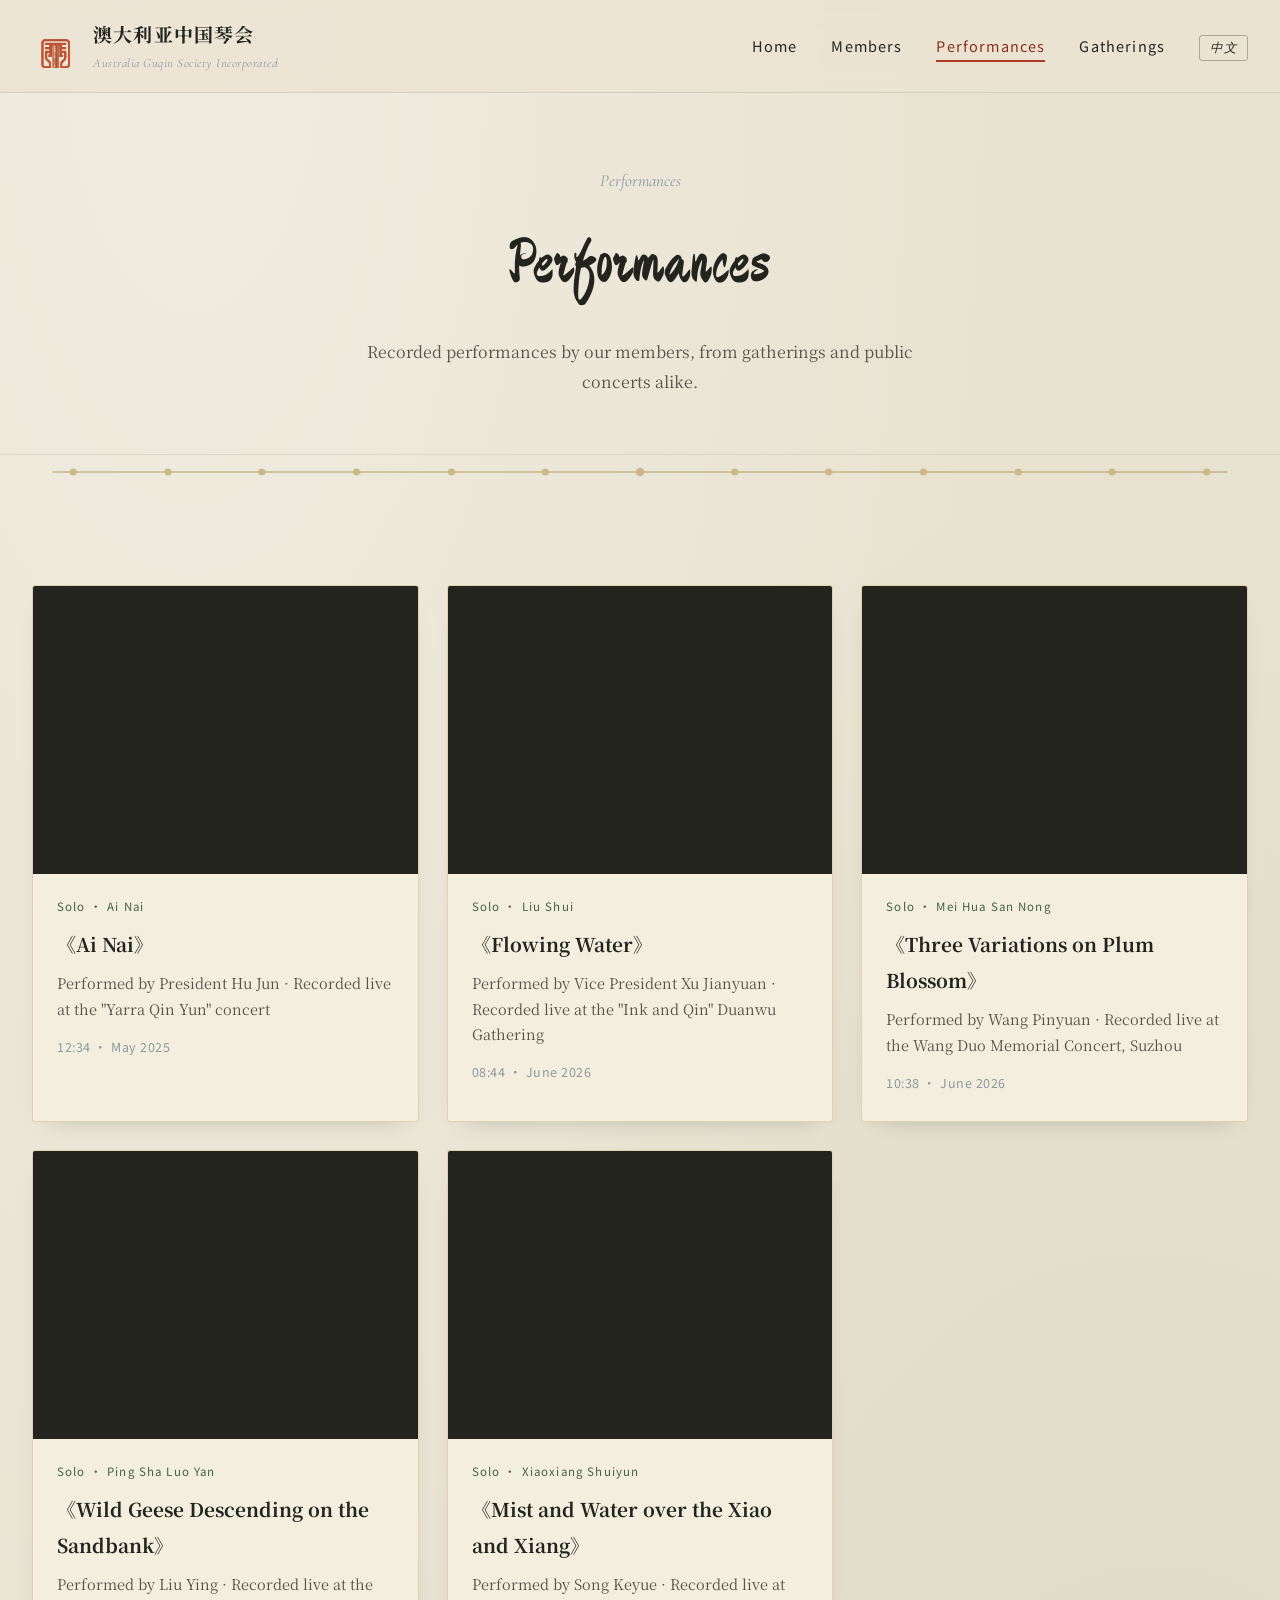
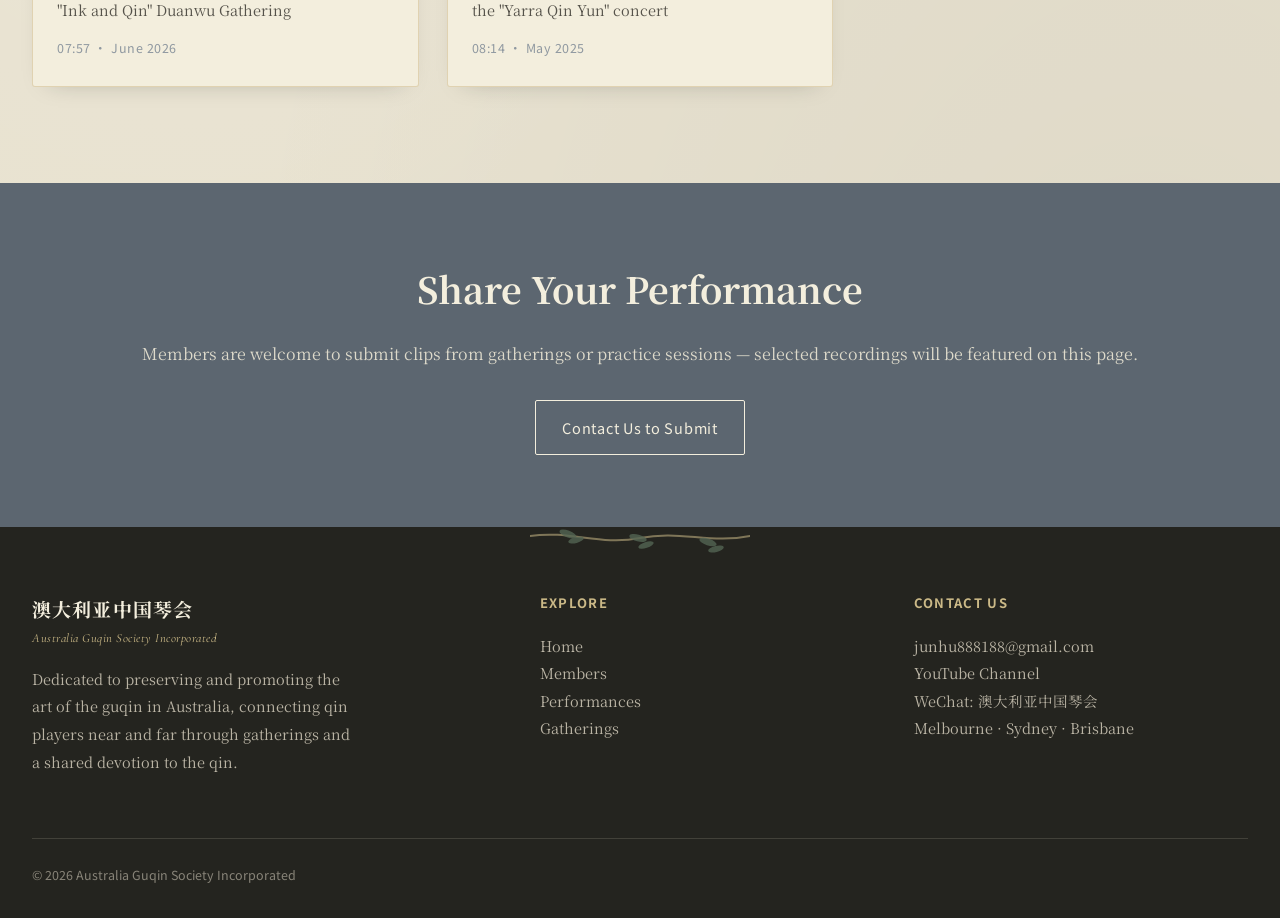
<file: videos-en.html>
<!DOCTYPE html>
<html lang="en">
<head>
<meta charset="UTF-8">
<meta name="viewport" content="width=device-width, initial-scale=1.0">
<title>Performances · Australia Guqin Society Incorporated · Guqin Melbourne</title>
<meta name="description" content="Watch performance videos by members of the Australia Guqin Society, featuring classic repertoire such as Flowing Water and Mei Hua San Nong, recorded at gatherings and concerts in Melbourne.">
<link rel="canonical" href="https://auguqin.com/videos-en.html">
<link rel="alternate" hreflang="zh-Hans" href="https://auguqin.com/videos.html">
<link rel="alternate" hreflang="en" href="https://auguqin.com/videos-en.html">
<link rel="alternate" hreflang="x-default" href="https://auguqin.com/videos.html">
<meta property="og:type" content="website">
<meta property="og:site_name" content="Australia Guqin Society Incorporated">
<meta property="og:title" content="Performances · Australia Guqin Society Incorporated">
<meta property="og:description" content="Watch guqin performance videos by members of the Australia Guqin Society.">
<meta property="og:image" content="https://auguqin.com/assets/poster_xu_liushui.jpg">
<meta property="og:url" content="https://auguqin.com/videos-en.html">
<meta property="og:locale" content="en_AU">
<meta name="twitter:card" content="summary_large_image">
<style>
/* ============================================================
   澳大利亚琴会 · Australian Guqin Society
   设计语言：水墨 · 宣纸 · 印章 · 徽位
   ============================================================ */

@import url('https://fonts.googleapis.com/css2?family=Noto+Serif+SC:wght@400;500;700;900&family=Cormorant+Garamond:ital,wght@0,400;0,500;1,400;1,500&family=Noto+Sans+SC:wght@400;500&family=Ma+Shan+Zheng&display=swap');

:root {
  /* 色 · Color */
  --ink:        #24241f;   /* 墨 */
  --ink-soft:   #55524a;
  --paper:      #e8e2d0;   /* 宣纸 */
  --paper-deep: #d8cfb4;   /* 陈纸 */
  --paper-card: #f3eedd;
  --dai:        #5c6670;   /* 水墨山色 · 石青灰 */
  --dai-soft:   #8f98a0;
  --dai-deep:   #3c444c;
  --bamboo:     #46614a;   /* 竹青 */
  --bamboo-soft:#7a9a7e;
  --bamboo-deep:#2c4030;
  --sepia:      #b98a4e;   /* 赭石 · 夕照 */
  --sepia-soft: #d9b479;
  --snow:       #faf7ee;   /* 雪 */
  --cinnabar:   #b23b28;   /* 朱砂 — 印色 */
  --cinnabar-deep: #8a2f1f;
  --gold:       #a3843f;   /* 泥金 — 细线 */
  --gold-soft:  #cbb987;

  --font-display: 'Noto Serif SC', serif;
  --font-calligraphy: 'Ma Shan Zheng', 'Noto Serif SC', serif;
  --font-en: 'Cormorant Garamond', serif;
  --font-body: 'Noto Serif SC', serif;
  --font-label: 'Noto Sans SC', sans-serif;

  --max-w: 1320px;
}

* { box-sizing: border-box; }

html { scroll-behavior: smooth; overflow-x: hidden; max-width: 100%; }

body {
  margin: 0;
  overflow-x: hidden;
  max-width: 100%;
  background: var(--paper);
  color: var(--ink);
  font-family: var(--font-body);
  line-height: 1.9;
  -webkit-font-smoothing: antialiased;
  background-image:
    radial-gradient(ellipse at 15% 0%, rgba(255,255,255,0.35), transparent 55%),
    radial-gradient(ellipse at 90% 100%, rgba(0,0,0,0.05), transparent 60%);
}

a { color: inherit; text-decoration: none; }

img { max-width: 100%; display: block; }

::selection { background: var(--cinnabar); color: var(--paper-card); }

@media (prefers-reduced-motion: reduce) {
  *, *::before, *::after {
    animation-duration: 0.001ms !important;
    animation-iteration-count: 1 !important;
    transition-duration: 0.001ms !important;
    scroll-behavior: auto !important;
  }
}

:focus-visible {
  outline: 2px solid var(--cinnabar);
  outline-offset: 3px;
}

.wrap {
  max-width: var(--max-w);
  margin: 0 auto;
  padding: 0 32px;
}

/* ---------------- 印 Logo ---------------- */
.seal {
  width: 42px;
  height: 42px;
  background: var(--cinnabar);
  color: var(--paper-card);
  display: flex;
  align-items: center;
  justify-content: center;
  font-family: var(--font-display);
  font-weight: 900;
  font-size: 22px;
  border-radius: 3px;
  transform: rotate(-2deg);
  box-shadow: 0 2px 0 rgba(0,0,0,0.15), inset 0 0 0 1px rgba(255,255,255,0.15);
  flex-shrink: 0;
}

.seal-logo {
  height: 44px;
  width: auto;
  flex-shrink: 0;
}

/* ---------------- Header / Nav ---------------- */
.site-header {
  position: sticky;
  top: 0;
  z-index: 100;
  background: rgba(236, 228, 210, 0.86);
  backdrop-filter: blur(10px);
  border-bottom: 1px solid rgba(32,29,25,0.1);
}

.site-header .wrap {
  display: flex;
  align-items: center;
  justify-content: space-between;
  padding-top: 16px;
  padding-bottom: 16px;
}

.brand {
  display: flex;
  align-items: center;
  gap: 14px;
}

.brand-text .zh {
  display: block;
  font-family: var(--font-display);
  font-weight: 700;
  font-size: 19px;
  letter-spacing: 0.06em;
}

.brand-text .en {
  display: block;
  font-family: var(--font-en);
  font-style: italic;
  font-size: 12.5px;
  color: var(--dai-soft);
  letter-spacing: 0.04em;
}

.nav-list {
  list-style: none;
  display: flex;
  gap: 34px;
  margin: 0;
  padding: 0;
}

.nav-list a {
  font-family: var(--font-label);
  font-size: 14.5px;
  letter-spacing: 0.08em;
  position: relative;
  padding-bottom: 4px;
}

.nav-list a::after {
  content: '';
  position: absolute;
  left: 0; right: 0; bottom: -2px;
  height: 1.5px;
  background: var(--cinnabar);
  transform: scaleX(0);
  transform-origin: right;
  transition: transform 0.35s ease;
}

.nav-list a:hover::after,
.nav-list a.active::after {
  transform: scaleX(1);
  transform-origin: left;
}

.nav-list a.active { color: var(--cinnabar-deep); }

.lang-switch {
  font-family: var(--font-en) !important;
  font-style: italic;
  border: 1px solid rgba(32,29,25,0.3);
  border-radius: 3px;
  padding: 4px 10px !important;
  font-size: 12.5px !important;
  letter-spacing: 0.04em !important;
}
.lang-switch::after { content: none !important; }
.lang-switch:hover { border-color: var(--cinnabar); color: var(--cinnabar-deep); }

.nav-toggle {
  display: none;
  background: none;
  border: none;
  cursor: pointer;
  padding: 6px;
}

.nav-toggle span {
  display: block;
  width: 24px;
  height: 2px;
  background: var(--ink);
  margin: 5px 0;
  transition: transform 0.3s ease, opacity 0.3s ease;
}

@media (max-width: 860px) {
  .site-header { position: static; }
  .site-header .wrap { flex-wrap: wrap; padding-top: calc(40px + env(safe-area-inset-top)); }
  .nav-toggle { display: block; position: relative; z-index: 10; order: 2; }
  .brand { order: 1; }
  .site-header nav {
    order: 3;
    width: 100%;
    flex-basis: 100%;
  }
  .nav-list {
    width: 100%;
    flex-direction: column;
    background: var(--paper);
    padding: 0 32px;
    gap: 20px;
    max-height: 0;
    overflow: hidden;
    opacity: 0;
    transition: max-height 0.35s ease, opacity 0.25s ease, padding 0.35s ease;
  }
  .nav-list.open {
    max-height: 400px;
    opacity: 1;
    padding: 20px 32px 28px;
    border-top: 1px solid rgba(32,29,25,0.1);
  }
}

/* ---------------- 徽位分隔线 · String Divider ---------------- */
.string-divider {
  width: 100%;
  height: 34px;
  margin: 0 auto;
  display: block;
  overflow: visible;
}

.string-divider .line {
  stroke: var(--gold);
  stroke-width: 1;
  opacity: 0.75;
}

.string-divider .hui {
  fill: var(--gold-soft);
  opacity: 0;
  transform-origin: center;
}

.string-divider.in-view .hui {
  animation: hui-in 0.6s ease forwards;
}

.string-divider.in-view .hui:nth-child(1) { animation-delay: 0.02s; }
.string-divider.in-view .hui:nth-child(2) { animation-delay: 0.07s; }
.string-divider.in-view .hui:nth-child(3) { animation-delay: 0.12s; }
.string-divider.in-view .hui:nth-child(4) { animation-delay: 0.17s; }
.string-divider.in-view .hui:nth-child(5) { animation-delay: 0.22s; }
.string-divider.in-view .hui:nth-child(6) { animation-delay: 0.27s; }
.string-divider.in-view .hui:nth-child(7) { animation-delay: 0.32s; }
.string-divider.in-view .hui:nth-child(8) { animation-delay: 0.37s; }
.string-divider.in-view .hui:nth-child(9) { animation-delay: 0.42s; }
.string-divider.in-view .hui:nth-child(10) { animation-delay: 0.47s; }
.string-divider.in-view .hui:nth-child(11) { animation-delay: 0.52s; }
.string-divider.in-view .hui:nth-child(12) { animation-delay: 0.57s; }
.string-divider.in-view .hui:nth-child(13) { animation-delay: 0.62s; }

@keyframes hui-in {
  from { opacity: 0; transform: scale(0); }
  to   { opacity: 1; transform: scale(1); }
}

/* ---------------- 段 Section labels (structural device) ---------------- */
.duan-label {
  font-family: var(--font-label);
  font-size: 13px;
  letter-spacing: 0.18em;
  color: var(--cinnabar-deep);
  display: flex;
  align-items: center;
  gap: 10px;
  margin-bottom: 18px;
}

.duan-label::before {
  content: '';
  width: 22px;
  height: 1px;
  background: var(--cinnabar);
}

/* ---------------- Sections ---------------- */
section { padding: 96px 0; }

.section-head {
  max-width: 640px;
  margin-bottom: 56px;
}

.section-head h2 {
  font-family: var(--font-calligraphy);
  font-size: clamp(34px, 4vw, 48px);
  font-weight: 400;
  margin: 0 0 14px;
  letter-spacing: 0.02em;
}

.section-head p {
  color: var(--ink-soft);
  font-size: 16px;
  margin: 0;
}

.eyebrow-en {
  font-family: var(--font-en);
  font-style: italic;
  color: var(--dai-soft);
  font-size: 16px;
  display: block;
  margin-bottom: 6px;
}

/* ---------------- Buttons ---------------- */
.btn {
  display: inline-flex;
  align-items: center;
  gap: 10px;
  font-family: var(--font-label);
  font-size: 14.5px;
  letter-spacing: 0.05em;
  padding: 13px 26px;
  border: 1px solid var(--ink);
  border-radius: 2px;
  transition: background 0.3s ease, color 0.3s ease, border-color 0.3s ease, transform 0.25s ease;
}

.btn:hover { transform: translateY(-2px); }

.btn-primary {
  background: var(--cinnabar);
  border-color: var(--cinnabar);
  color: var(--paper-card);
}
.btn-primary:hover { background: var(--cinnabar-deep); border-color: var(--cinnabar-deep); }

.btn-ghost {
  background: transparent;
  color: var(--ink);
}
.btn-ghost:hover { background: var(--ink); color: var(--paper); }

/* ---------------- Hero (index · 真实图片) ---------------- */
.hero-photo {
  position: relative;
  width: 100%;
  padding: 0;
  overflow: hidden;
  background: var(--ink);
}

.hero-photo-img {
  width: 100%;
  height: auto;
  max-height: 720px;
  object-fit: cover;
  object-position: center 30%;
  display: block;
}

.hero-photo-overlay {
  position: absolute;
  left: 0; right: 0; bottom: 0;
  height: 42%;
  background: linear-gradient(to top, rgba(18,16,12,0.6), transparent);
  pointer-events: none;
}

.hero-photo-content {
  position: absolute;
  left: 0; right: 0; bottom: 40px;
  display: flex;
  justify-content: center;
}

.btn-ghost-light {
  border-color: var(--paper-card);
  color: var(--paper-card);
}
.btn-ghost-light:hover { background: var(--paper-card); color: var(--ink); }

.visually-hidden {
  position: absolute;
  width: 1px; height: 1px;
  padding: 0; margin: -1px;
  overflow: hidden;
  clip: rect(0,0,0,0);
  white-space: nowrap;
  border: 0;
}

@media (max-width: 700px) {
  .hero-photo-img { max-height: 480px; object-position: center 22%; }
  .hero-photo-content { bottom: 22px; }
}

/* ---------------- Card grids ---------------- */
.grid {
  display: grid;
  gap: 28px;
}

.grid-3 { grid-template-columns: repeat(3, 1fr); }
.grid-2 { grid-template-columns: repeat(2, 1fr); }

@media (max-width: 900px) {
  .grid-3 { grid-template-columns: repeat(2, 1fr); }
}
@media (max-width: 640px) {
  .grid-3, .grid-2 { grid-template-columns: 1fr; }
}

.card {
  background: var(--paper-card);
  border: 1px solid rgba(173,138,62,0.28);
  border-radius: 3px;
  overflow: hidden;
  box-shadow: 0 10px 24px -18px rgba(23,32,27,0.35);
  transition: transform 0.35s ease, box-shadow 0.35s ease, border-color 0.35s ease;
}

.card:hover {
  transform: translateY(-5px);
  box-shadow: 0 18px 34px -18px rgba(32,29,25,0.35);
  border-color: var(--cinnabar);
}

/* ---------------- Ink placeholder blocks (no real imagery) ---------------- */
.ink-block {
  position: relative;
  aspect-ratio: 4 / 3;
  background-color: var(--paper-deep);
  background-image: url("data:image/svg+xml,%3Csvg%20xmlns%3D%22http%3A//www.w3.org/2000/svg%22%20viewBox%3D%220%200%20200%20150%22%3E%3Crect%20width%3D%22200%22%20height%3D%22150%22%20fill%3D%22%23e8e2d0%22/%3E%3Ccircle%20cx%3D%22158%22%20cy%3D%2232%22%20r%3D%2211%22%20fill%3D%22%23cbb987%22%20opacity%3D%220.85%22/%3E%3Cpath%20d%3D%22M0%2C95%20Q30%2C70%2060%2C88%20T120%2C80%20T200%2C90%20L200%2C150%20L0%2C150%20Z%22%20fill%3D%22%238f98a0%22%20opacity%3D%220.5%22/%3E%3Cpath%20d%3D%22M0%2C120%20Q25%2C95%2055%2C112%20Q90%2C90%20130%2C110%20Q165%2C92%20200%2C112%20L200%2C150%20L0%2C150%20Z%22%20fill%3D%22%233c444c%22/%3E%3Cpath%20d%3D%22M0%2C128%20Q50%2C120%20100%2C130%20T200%2C124%22%20stroke%3D%22%23faf7ee%22%20stroke-width%3D%221.4%22%20fill%3D%22none%22%20opacity%3D%220.55%22/%3E%3Cpath%20d%3D%22M0%2C138%20Q50%2C132%20100%2C140%20T200%2C134%22%20stroke%3D%22%23faf7ee%22%20stroke-width%3D%221%22%20fill%3D%22none%22%20opacity%3D%220.35%22/%3E%3C/svg%3E");
  background-size: cover;
  background-position: center;
  overflow: hidden;
  box-shadow: inset 0 0 0 1px rgba(173,138,62,0.55), inset 0 0 0 5px rgba(250,245,230,0.9), inset 0 0 0 6px rgba(173,138,62,0.4);
}

.grid-3 .card:nth-of-type(3n+2) .ink-block:not(.avatar):not(.has-video),
.gallery-strip .ink-block:nth-of-type(4n+2):not(.avatar):not(.has-video) {
  background-image: url("data:image/svg+xml,%3Csvg%20xmlns%3D%22http%3A//www.w3.org/2000/svg%22%20viewBox%3D%220%200%20200%20150%22%3E%3Crect%20width%3D%22200%22%20height%3D%22150%22%20fill%3D%22%23e8e2d0%22/%3E%3Ccircle%20cx%3D%2240%22%20cy%3D%2230%22%20r%3D%2210%22%20fill%3D%22%23b23b28%22%20opacity%3D%220.85%22/%3E%3Cpath%20d%3D%22M0%2C95%20Q30%2C70%2060%2C88%20T120%2C80%20T200%2C90%20L200%2C150%20L0%2C150%20Z%22%20fill%3D%22%237a9a7e%22%20opacity%3D%220.45%22/%3E%3Cpath%20d%3D%22M0%2C120%20Q25%2C95%2055%2C112%20Q90%2C90%20130%2C110%20Q165%2C92%20200%2C112%20L200%2C150%20L0%2C150%20Z%22%20fill%3D%22%232c4030%22/%3E%3Cpath%20d%3D%22M0%2C128%20Q50%2C120%20100%2C130%20T200%2C124%22%20stroke%3D%22%23faf7ee%22%20stroke-width%3D%221.4%22%20fill%3D%22none%22%20opacity%3D%220.55%22/%3E%3Cpath%20d%3D%22M0%2C138%20Q50%2C132%20100%2C140%20T200%2C134%22%20stroke%3D%22%23faf7ee%22%20stroke-width%3D%221%22%20fill%3D%22none%22%20opacity%3D%220.35%22/%3E%3C/svg%3E");
}

.grid-3 .card:nth-of-type(3n) .ink-block:not(.avatar):not(.has-video),
.gallery-strip .ink-block:nth-of-type(4n+3):not(.avatar):not(.has-video) {
  background-image: url("data:image/svg+xml,%3Csvg%20xmlns%3D%22http%3A//www.w3.org/2000/svg%22%20viewBox%3D%220%200%20200%20150%22%3E%3Crect%20width%3D%22200%22%20height%3D%22150%22%20fill%3D%22%23e8e2d0%22/%3E%3Ccircle%20cx%3D%22100%22%20cy%3D%2226%22%20r%3D%229%22%20fill%3D%22%23b98a4e%22%20opacity%3D%220.85%22/%3E%3Cpath%20d%3D%22M0%2C95%20Q30%2C70%2060%2C88%20T120%2C80%20T200%2C90%20L200%2C150%20L0%2C150%20Z%22%20fill%3D%22%23d9b479%22%20opacity%3D%220.5%22/%3E%3Cpath%20d%3D%22M0%2C120%20Q25%2C95%2055%2C112%20Q90%2C90%20130%2C110%20Q165%2C92%20200%2C112%20L200%2C150%20L0%2C150%20Z%22%20fill%3D%22%238f98a0%22/%3E%3Cpath%20d%3D%22M0%2C128%20Q50%2C120%20100%2C130%20T200%2C124%22%20stroke%3D%22%23faf7ee%22%20stroke-width%3D%221.4%22%20fill%3D%22none%22%20opacity%3D%220.55%22/%3E%3Cpath%20d%3D%22M0%2C138%20Q50%2C132%20100%2C140%20T200%2C134%22%20stroke%3D%22%23faf7ee%22%20stroke-width%3D%221%22%20fill%3D%22none%22%20opacity%3D%220.35%22/%3E%3C/svg%3E");
}

.ink-block::before {
  content: '';
  position: absolute;
  inset: 0;
  background:
    radial-gradient(circle at 18% 18%, rgba(255,255,255,0.16), transparent 45%),
    radial-gradient(circle at 88% 88%, rgba(0,0,0,0.14), transparent 50%);
}

.ink-block.photo {
  background-image: none;
  background-size: cover;
  background-position: 22% center;
}

.ink-block.photo::after { content: none; }

.ink-block.has-video {
  background: var(--ink);
  box-shadow: none;
}
.ink-block.has-video video,
.ink-block.has-video iframe {
  width: 100%;
  height: 100%;
  object-fit: cover;
  display: block;
  border: 0;
}
.ink-block.has-video::after,
.ink-block.has-video::before { content: none; }

.ink-block::after {
  content: '印';
  position: absolute;
  right: 10px;
  bottom: 8px;
  width: 20px;
  height: 20px;
  background: var(--cinnabar);
  color: var(--paper-card);
  font-family: var(--font-display);
  font-weight: 700;
  font-size: 11px;
  display: flex;
  align-items: center;
  justify-content: center;
  border-radius: 2px;
  opacity: 0.88;
  transform: rotate(-3deg);
  pointer-events: none;
}

.ink-block .placeholder-tag {
  position: absolute;
  bottom: 12px;
  left: 12px;
  font-family: var(--font-label);
  font-size: 11px;
  letter-spacing: 0.08em;
  color: rgba(244,238,218,0.85);
  background: rgba(32,29,25,0.35);
  padding: 4px 9px;
  border-radius: 2px;
  backdrop-filter: blur(3px);
}

.ink-block.avatar {
  aspect-ratio: 1 / 1;
  border-radius: 50%;
  display: flex;
  align-items: center;
  justify-content: center;
  background-image: none;
  background: radial-gradient(circle at 32% 28%, var(--dai-soft) 0%, var(--dai) 55%, var(--bamboo-deep) 100%);
  box-shadow: inset 0 0 0 3px var(--paper-card), inset 0 0 0 4px rgba(173,138,62,0.6), 0 6px 16px -8px rgba(23,32,27,0.4);
}

.ink-block.avatar.photo-round {
  background-size: cover;
}

.ink-block.avatar::after { content: none; }

.avatar-row .avatar-item:nth-of-type(3n+2) .ink-block.avatar:not(.photo-round) {
  background: radial-gradient(circle at 32% 28%, var(--bamboo-soft) 0%, var(--bamboo) 55%, var(--dai-deep) 100%);
}
.avatar-row .avatar-item:nth-of-type(3n) .ink-block.avatar:not(.photo-round) {
  background: radial-gradient(circle at 32% 28%, #c9a55c 0%, var(--gold) 45%, var(--bamboo-deep) 100%);
}

.ink-block.avatar span {
  font-family: var(--font-display);
  font-weight: 700;
  font-size: 38px;
  color: rgba(244,238,218,0.92);
}

.play-btn {
  position: absolute;
  top: 50%; left: 50%;
  transform: translate(-50%, -50%);
  width: 58px; height: 58px;
  border-radius: 50%;
  background: rgba(244,238,218,0.92);
  display: flex;
  align-items: center;
  justify-content: center;
  transition: transform 0.3s ease, background 0.3s ease;
}

.card:hover .play-btn {
  transform: translate(-50%, -50%) scale(1.08);
  background: var(--cinnabar);
}

.card:hover .play-btn svg path { fill: var(--paper-card); }

.play-btn svg path { fill: var(--ink); transition: fill 0.3s ease; }

/* ---------------- Card content ---------------- */
.card-body { padding: 22px 24px 26px; }

.card-body .tag {
  font-family: var(--font-label);
  font-size: 11.5px;
  letter-spacing: 0.1em;
  color: var(--bamboo);
  display: block;
  margin-bottom: 8px;
}

.card-body h3 {
  font-family: var(--font-display);
  font-size: 19px;
  margin: 0 0 8px;
  font-weight: 700;
}

.card-body p {
  font-size: 14.5px;
  color: var(--ink-soft);
  margin: 0;
  line-height: 1.75;
}

.card-body .meta {
  margin-top: 14px;
  font-family: var(--font-label);
  font-size: 12.5px;
  color: var(--dai-soft);
  letter-spacing: 0.04em;
}

/* ---------------- About / split ---------------- */
.split {
  display: grid;
  grid-template-columns: 1fr 1fr;
  gap: 64px;
  align-items: center;
}

@media (max-width: 860px) {
  .split { grid-template-columns: 1fr; gap: 36px; }
}

.split .ink-block { border-radius: 3px; }

/* ---------------- Preview strip (homepage member row) ---------------- */
.avatar-row {
  display: flex;
  gap: 22px;
  flex-wrap: wrap;
}

.avatar-item { text-align: center; width: 180px; display: inline-block; text-decoration: none; }
.avatar-item .ink-block.avatar {
  width: 160px;
  height: 160px;
  margin: 0 auto 14px;
  transition: transform 0.3s ease, box-shadow 0.3s ease;
}
a.avatar-item:hover .ink-block.avatar {
  transform: translateY(-4px) scale(1.03);
  box-shadow: inset 0 0 0 3px var(--paper-card), inset 0 0 0 4px rgba(173,138,62,0.6), 0 14px 26px -10px rgba(23,20,15,0.45);
}
a.avatar-item:hover .name { color: var(--cinnabar-deep); }
.avatar-item .name {
  font-family: var(--font-label);
  font-size: 13px;
}

/* ---------------- 点缀 · 竹石松梅 ---------------- */
.corner-accent {
  position: absolute;
  pointer-events: none;
  z-index: 0;
  opacity: 0.24;
}

.accent-photo {
  position: absolute;
  width: 132px;
  height: 132px;
  object-fit: cover;
  border-radius: 3px;
  box-shadow: 0 0 0 5px var(--paper-card), 0 0 0 6px rgba(173,138,62,0.55), 0 14px 30px -14px rgba(23,20,15,0.5);
  z-index: 2;
}

@media (max-width: 640px) {
  .accent-photo { width: 92px; height: 92px; }
}

.page-hero { position: relative; overflow: hidden; }
.page-hero .wrap { position: relative; z-index: 1; }

.accent-bl { left: -10px; bottom: -10px; }
.accent-br { right: -10px; bottom: -10px; }
.accent-tr { right: -10px; top: -10px; }
.accent-tl { left: -10px; top: -10px; }

.about-rock {
  position: absolute;
  right: -30px;
  bottom: -26px;
  width: 128px;
  height: 128px;
  object-fit: cover;
  border-radius: 3px;
  box-shadow: 0 0 0 5px var(--paper-card), 0 0 0 6px rgba(173,138,62,0.55), 0 14px 30px -14px rgba(23,20,15,0.5);
  z-index: 2;
  transform: rotate(-2deg);
}

.split { position: relative; }

.footer-sprig {
  position: absolute;
  top: -1px;
  left: 50%;
  transform: translateX(-50%);
  width: 220px;
  opacity: 0.55;
  pointer-events: none;
}

.site-footer { position: relative; }
.site-footer {
  background: var(--ink);
  color: var(--paper-deep);
  padding: 64px 0 32px;
}

.footer-grid {
  display: grid;
  grid-template-columns: 1.4fr 1fr 1fr;
  gap: 40px;
  margin-bottom: 48px;
}

@media (max-width: 700px) {
  .footer-grid { grid-template-columns: 1fr; }
}

.footer-grid h4 {
  font-family: var(--font-label);
  font-size: 13px;
  letter-spacing: 0.1em;
  color: var(--gold-soft);
  margin: 0 0 16px;
  text-transform: uppercase;
}

.footer-grid p, .footer-grid a {
  font-size: 14.5px;
  color: rgba(236, 228, 210, 0.75);
  line-height: 1.9;
  display: block;
}

.footer-grid a:hover { color: var(--paper-card); }

.footer-brand .brand-text .en { color: var(--gold-soft); }
.footer-brand p { max-width: 320px; margin-top: 14px; }

.footer-bottom {
  border-top: 1px solid rgba(236,228,210,0.15);
  padding-top: 24px;
  font-family: var(--font-label);
  font-size: 12.5px;
  color: rgba(236,228,210,0.5);
  display: flex;
  justify-content: space-between;
  flex-wrap: wrap;
  gap: 10px;
}

/* ---------------- Page header (inner pages) ---------------- */
.page-hero {
  padding: 72px 0 56px;
  text-align: center;
  border-bottom: 1px solid rgba(32,29,25,0.08);
}

.page-hero .eyebrow-en { font-size: 17px; }

.page-hero h1 {
  font-family: var(--font-calligraphy);
  font-weight: 400;
  font-size: clamp(42px, 6vw, 62px);
  margin: 6px 0 16px;
}

.page-hero p {
  max-width: 560px;
  margin: 0 auto;
  color: var(--ink-soft);
}

/* ---------------- Filter tabs ---------------- */
.tabs {
  display: flex;
  gap: 10px;
  flex-wrap: wrap;
  margin-bottom: 44px;
}

.tab {
  font-family: var(--font-label);
  font-size: 13.5px;
  letter-spacing: 0.05em;
  padding: 9px 18px;
  border: 1px solid rgba(32,29,25,0.18);
  border-radius: 20px;
  background: transparent;
  cursor: pointer;
  transition: all 0.25s ease;
}

.tab:hover { border-color: var(--cinnabar); }

.tab.active {
  background: var(--ink);
  border-color: var(--ink);
  color: var(--paper);
}

/* ---------------- Timeline (雅集活动) ---------------- */
.timeline {
  position: relative;
  padding-left: 32px;
  border-left: 1px solid var(--gold-soft);
}

.timeline-item {
  position: relative;
  margin-bottom: 56px;
}

.timeline-item::before {
  content: '';
  position: absolute;
  left: -37.5px;
  top: 6px;
  width: 9px; height: 9px;
  border-radius: 50%;
  background: var(--cinnabar);
  box-shadow: 0 0 0 4px var(--paper);
}

.timeline-item .date {
  font-family: var(--font-en);
  font-style: italic;
  font-size: 15px;
  color: var(--dai-soft);
  margin-bottom: 6px;
  display: block;
}

.timeline-item h3 {
  font-family: var(--font-display);
  font-size: 22px;
  margin: 0 0 10px;
}

.timeline-item p {
  color: var(--ink-soft);
  font-size: 15px;
  max-width: 640px;
  margin: 0 0 18px;
}

.gallery-strip {
  display: grid;
  grid-template-columns: repeat(4, 1fr);
  gap: 12px;
}

@media (max-width: 640px) {
  .gallery-strip { grid-template-columns: repeat(2, 1fr); }
}

.gallery-strip .ink-block { aspect-ratio: 1/1; border-radius: 2px; }

/* ---------------- Reveal on scroll ---------------- */
.reveal { opacity: 1; }
.js .reveal {
  opacity: 0;
  transform: translateY(24px);
  transition: opacity 0.7s ease, transform 0.7s ease;
}
.js .reveal.in-view {
  opacity: 1;
  transform: translateY(0);
}

/* ---------------- CTA band ---------------- */
.cta-band {
  background: var(--dai);
  color: var(--paper-card);
  padding: 72px 0;
  text-align: center;
}

.cta-band h2 {
  font-family: var(--font-display);
  font-size: clamp(26px, 3vw, 36px);
  margin: 0 0 16px;
}

.cta-band p { color: rgba(244,238,218,0.85); margin: 0 0 30px; }

.cta-band .btn-ghost {
  border-color: var(--paper-card);
  color: var(--paper-card);
}
.cta-band .btn-ghost:hover { background: var(--paper-card); color: var(--dai); }

/* ---------------- Member bio detail ---------------- */
.member-card { scroll-margin-top: 110px; }
.timeline-item { scroll-margin-top: 110px; }

.member-card .card-body .role {
  font-family: var(--font-en);
  font-style: italic;
  color: var(--cinnabar-deep);
  font-size: 14px;
  display: block;
  margin-bottom: 10px;
}

</style>
<script type="application/ld+json">{"@context": "https://schema.org", "@graph": [{"@type": "Organization", "@id": "https://auguqin.com/#organization", "name": "Australia Guqin Society Incorporated", "alternateName": "澳大利亚中国琴会", "url": "https://auguqin.com/", "logo": "https://auguqin.com/assets/logo.png", "email": "junhu888188@gmail.com", "sameAs": ["https://www.youtube.com/@AustraliaGuqinSociety"], "address": {"@type": "PostalAddress", "addressLocality": "Melbourne", "addressRegion": "VIC", "addressCountry": "AU"}}, {"@type": "WebSite", "@id": "https://auguqin.com/#website", "url": "https://auguqin.com/", "name": "澳大利亚中国琴会 · Australia Guqin Society Incorporated", "publisher": {"@id": "https://auguqin.com/#organization"}}, {"@type": "CollectionPage", "@id": "https://auguqin.com/videos-en.html#webpage", "url": "https://auguqin.com/videos-en.html", "name": "Performances · Australia Guqin Society Incorporated · Guqin Melbourne", "description": "Watch performance videos by members of the Australia Guqin Society, featuring classic repertoire such as Flowing Water and Mei Hua San Nong, recorded at gatherings and concerts in Melbourne.", "inLanguage": "en", "isPartOf": {"@id": "https://auguqin.com/#website"}, "about": {"@id": "https://auguqin.com/#organization"}}]}</script></head>
<body>
<script>document.documentElement.classList.add("js");</script>

<header class="site-header">
  <div class="wrap">
    <a href="index-en.html" class="brand">
      <img src="assets/logo.png" alt="Australia Guqin Society" class="seal-logo">
      <div class="brand-text">
        <span class="zh">澳大利亚中国琴会</span>
        <span class="en">Australia Guqin Society Incorporated</span>
      </div>
    </a>
    <nav>
      <ul class="nav-list">
        <li><a href="index-en.html">Home</a></li>
        <li><a href="members-en.html">Members</a></li>
        <li><a href="videos-en.html" class="active">Performances</a></li>
        <li><a href="gatherings-en.html">Gatherings</a></li>
        <li><a href="videos.html" class="lang-switch">中文</a></li>
      </ul>
    </nav>
    <button class="nav-toggle" aria-label="Open menu" aria-expanded="false">
      <span></span><span></span><span></span>
    </button>
  </div>
</header>

<main id="main-content">
<section class="page-hero">
  <div class="wrap">
    <span class="eyebrow-en">Performances</span>
    <h1>Performances</h1>
    <p>Recorded performances by our members, from gatherings and public concerts alike.</p>
  </div>
</section>

<div class="wrap">
  <svg class="string-divider" viewBox="0 0 1180 34" preserveAspectRatio="none" aria-hidden="true">
    <line class="line" x1="20" y1="17" x2="1160" y2="17"/>
    <circle class="hui" cx="40" cy="17" r="3.5"/><circle class="hui" cx="132" cy="17" r="3.5"/>
    <circle class="hui" cx="223" cy="17" r="3.5"/><circle class="hui" cx="315" cy="17" r="3.5"/>
    <circle class="hui" cx="407" cy="17" r="3.5"/><circle class="hui" cx="498" cy="17" r="3.5"/>
    <circle class="hui" cx="590" cy="17" r="4.2"/><circle class="hui" cx="682" cy="17" r="3.5"/>
    <circle class="hui" cx="773" cy="17" r="3.5"/><circle class="hui" cx="865" cy="17" r="3.5"/>
    <circle class="hui" cx="957" cy="17" r="3.5"/><circle class="hui" cx="1048" cy="17" r="3.5"/>
    <circle class="hui" cx="1140" cy="17" r="3.5"/>
  </svg>
</div>

<section>
  <div class="wrap">
    <div class="grid grid-3 reveal">

      <div class="card">
        <div class="ink-block has-video">
          <iframe src="https://www.youtube.com/embed/p1BR6EXNNoU" title="Ai Nai — performed by Hu Jun" loading="lazy" allow="accelerometer; autoplay; clipboard-write; encrypted-media; gyroscope; picture-in-picture; web-share" allowfullscreen></iframe>
        </div>
        <div class="card-body">
          <span class="tag">Solo · Ai Nai</span>
          <h3>《Ai Nai》</h3>
          <p>Performed by President Hu Jun · Recorded live at the "Yarra Qin Yun" concert</p>
          <div class="meta">12:34 · May 2025</div>
        </div>
      </div>

      <div class="card">
        <div class="ink-block has-video">
          <iframe src="https://www.youtube.com/embed/4KgJvokcFSQ" title="Flowing Water — performed by Xu Jianyuan" loading="lazy" allow="accelerometer; autoplay; clipboard-write; encrypted-media; gyroscope; picture-in-picture; web-share" allowfullscreen></iframe>
        </div>
        <div class="card-body">
          <span class="tag">Solo · Liu Shui</span>
          <h3>《Flowing Water》</h3>
          <p>Performed by Vice President Xu Jianyuan · Recorded live at the "Ink and Qin" Duanwu Gathering</p>
          <div class="meta">08:44 · June 2026</div>
        </div>
      </div>

      <div class="card">
        <div class="ink-block has-video">
          <iframe src="https://www.youtube.com/embed/ABHn_G_kRLk" title="Three Variations on Plum Blossom — performed by Wang Pinyuan" loading="lazy" allow="accelerometer; autoplay; clipboard-write; encrypted-media; gyroscope; picture-in-picture; web-share" allowfullscreen></iframe>
        </div>
        <div class="card-body">
          <span class="tag">Solo · Mei Hua San Nong</span>
          <h3>《Three Variations on Plum Blossom》</h3>
          <p>Performed by Wang Pinyuan · Recorded live at the Wang Duo Memorial Concert, Suzhou</p>
          <div class="meta">10:38 · June 2026</div>
        </div>
      </div>

      <div class="card">
        <div class="ink-block has-video">
          <iframe src="https://www.youtube.com/embed/WRNWY_MPpZo" title="Wild Geese Descending on the Sandbank — performed by Liu Ying" loading="lazy" allow="accelerometer; autoplay; clipboard-write; encrypted-media; gyroscope; picture-in-picture; web-share" allowfullscreen></iframe>
        </div>
        <div class="card-body">
          <span class="tag">Solo · Ping Sha Luo Yan</span>
          <h3>《Wild Geese Descending on the Sandbank》</h3>
          <p>Performed by Liu Ying · Recorded live at the "Ink and Qin" Duanwu Gathering</p>
          <div class="meta">07:57 · June 2026</div>
        </div>
      </div>

      <div class="card">
        <div class="ink-block has-video">
          <iframe src="https://www.youtube.com/embed/n9kkvuJeqZc" title="Clouds over the Xiao and Xiang Rivers — performed by Song Keyue" loading="lazy" allow="accelerometer; autoplay; clipboard-write; encrypted-media; gyroscope; picture-in-picture; web-share" allowfullscreen></iframe>
        </div>
        <div class="card-body">
          <span class="tag">Solo · Xiaoxiang Shuiyun</span>
          <h3>《Mist and Water over the Xiao and Xiang》</h3>
          <p>Performed by Song Keyue · Recorded live at the "Yarra Qin Yun" concert</p>
          <div class="meta">08:14 · May 2025</div>
        </div>
      </div>

    </div>
  </div>
</section>

<section class="cta-band">
  <div class="wrap reveal">
    <h2>Share Your Performance</h2>
    <p>Members are welcome to submit clips from gatherings or practice sessions — selected recordings will be featured on this page.</p>
    <a href="mailto:junhu888188@gmail.com" class="btn btn-ghost">Contact Us to Submit</a>
  </div>
</section>

</main>
<footer class="site-footer">
  <svg class="footer-sprig" viewBox="0 0 220 46" aria-hidden="true">
    <path style="stroke:var(--gold-soft)" stroke-width="2" fill="none" stroke-linecap="round"
      d="M0,10 C40,4 70,20 110,12 C150,4 180,18 220,10"/>
    <g style="fill:var(--bamboo-soft)" opacity="0.8">
      <ellipse cx="38" cy="8" rx="9" ry="3.4" transform="rotate(20 38 8)"/>
      <ellipse cx="46" cy="14" rx="8" ry="3" transform="rotate(-15 46 14)"/>
      <ellipse cx="108" cy="12" rx="9" ry="3.4" transform="rotate(15 108 12)"/>
      <ellipse cx="116" cy="19" rx="8" ry="3" transform="rotate(-18 116 19)"/>
      <ellipse cx="178" cy="16" rx="9" ry="3.4" transform="rotate(18 178 16)"/>
      <ellipse cx="186" cy="23" rx="8" ry="3" transform="rotate(-14 186 23)"/>
    </g>
  </svg>
  <div class="wrap">
    <div class="footer-grid">
      <div class="footer-brand">
        <div class="brand-text">
          <span class="zh" style="color:var(--paper-card)">澳大利亚中国琴会</span>
          <span class="en">Australia Guqin Society Incorporated</span>
        </div>
        <p>Dedicated to preserving and promoting the art of the guqin in Australia, connecting qin players near and far through gatherings and a shared devotion to the qin.</p>
      </div>
      <div>
        <h4>Explore</h4>
        <a href="index-en.html">Home</a>
        <a href="members-en.html">Members</a>
        <a href="videos-en.html">Performances</a>
        <a href="gatherings-en.html">Gatherings</a>
      </div>
      <div>
        <h4>Contact Us</h4>
        <a href="mailto:junhu888188@gmail.com">junhu888188@gmail.com</a>
        <a href="https://www.youtube.com/@AustraliaGuqinSociety" target="_blank" rel="noopener">YouTube Channel</a>
        <a href="#">WeChat: 澳大利亚中国琴会</a>
        <a href="#">Melbourne · Sydney · Brisbane</a>
      </div>
    </div>
    <div class="footer-bottom">
      <span>&copy; 2026 Australia Guqin Society Incorporated</span>
    </div>
  </div>
</footer>

<script>
// 澳大利亚中国琴会 · 共享交互脚本

document.addEventListener('DOMContentLoaded', () => {
  // 移动端导航开关
  const toggle = document.querySelector('.nav-toggle');
  const navList = document.querySelector('.nav-list');
  if (toggle && navList) {
    toggle.addEventListener('click', () => {
      navList.classList.toggle('open');
      toggle.setAttribute('aria-expanded', navList.classList.contains('open'));
    });
    navList.querySelectorAll('a').forEach((a) => {
      a.addEventListener('click', () => navList.classList.remove('open'));
    });
  }

  // 滚动淡入 + 弦线徽位动画
  const observer = new IntersectionObserver(
    (entries) => {
      entries.forEach((entry) => {
        if (entry.isIntersecting) {
          entry.target.classList.add('in-view');
          observer.unobserve(entry.target);
        }
      });
    },
    { threshold: 0.15 }
  );

  document.querySelectorAll('.reveal, .string-divider').forEach((el) => observer.observe(el));

  // 保险：若滚动触发未能命中（极端设备/浏览器情况），到时强制显示，避免内容永久隐藏
  setTimeout(() => {
    document.querySelectorAll('.reveal:not(.in-view), .string-divider:not(.in-view)').forEach((el) => el.classList.add('in-view'));
  }, 1200);

  // 雅集 / 视频页 筛选标签
  const tabs = document.querySelectorAll('.tab');
  if (tabs.length) {
    tabs.forEach((tab) => {
      tab.addEventListener('click', () => {
        tabs.forEach((t) => t.classList.remove('active'));
        tab.classList.add('active');
        const filter = tab.dataset.filter;
        document.querySelectorAll('[data-category]').forEach((item) => {
          const show = filter === 'all' || item.dataset.category === filter;
          item.style.display = show ? '' : 'none';
        });
      });
    });
  }
});

</script>
</body>
</html>
</file>
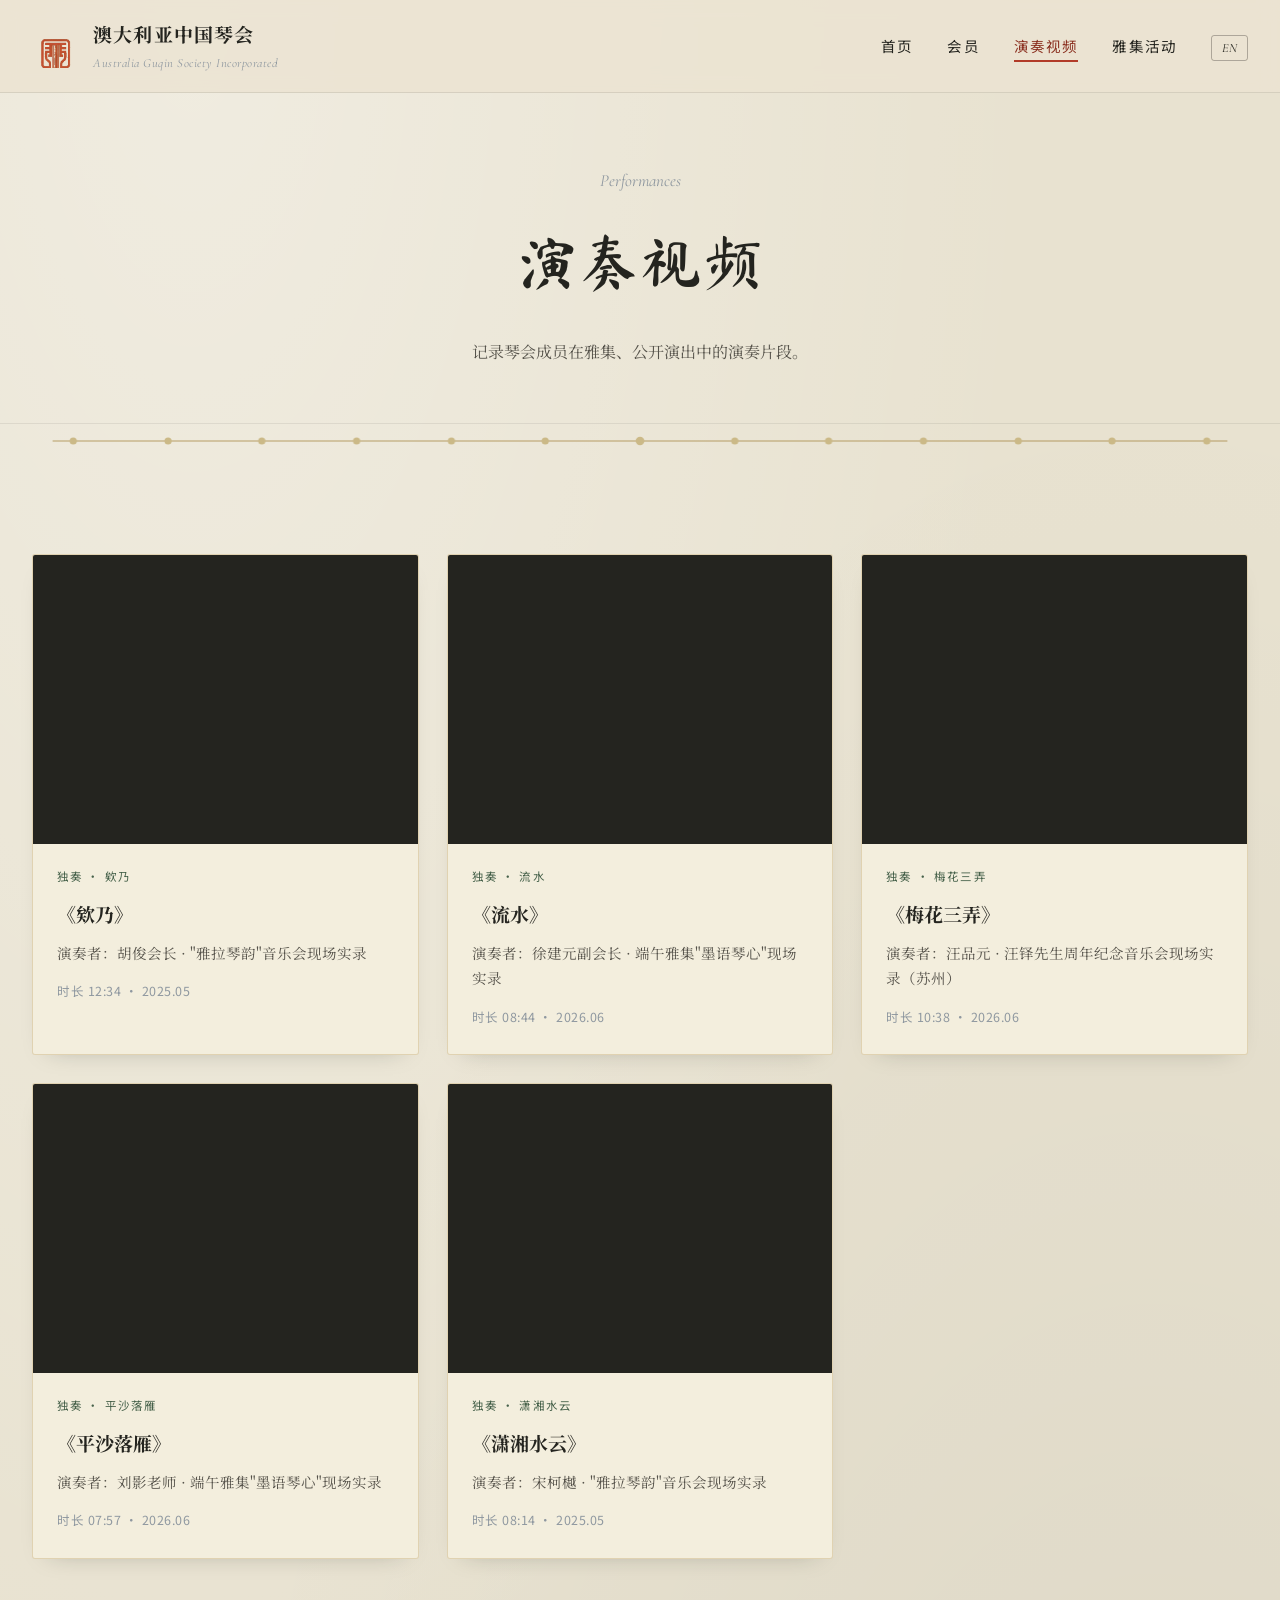
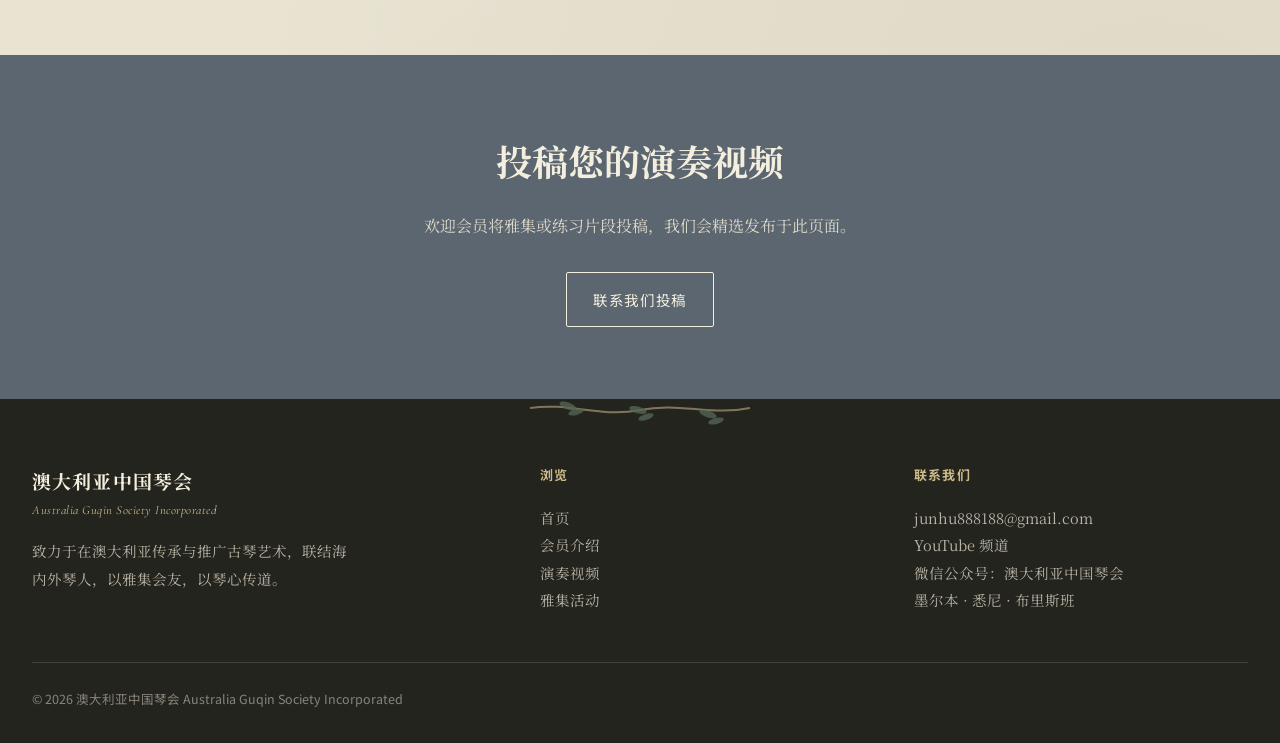
<file: videos.html>
<!DOCTYPE html>
<html lang="zh-Hans">
<head>
<meta charset="UTF-8">
<meta name="viewport" content="width=device-width, initial-scale=1.0">
<title>演奏视频 · 澳大利亚中国琴会 · 墨尔本古琴</title>
<meta name="description" content="观看澳大利亚中国琴会会员的现场演奏视频，涵盖《流水》《梅花三弄》《潇湘水云》等经典古琴曲目，记录墨尔本古琴雅集与音乐会实况。">
<link rel="canonical" href="https://auguqin.com/videos.html">
<link rel="alternate" hreflang="zh-Hans" href="https://auguqin.com/videos.html">
<link rel="alternate" hreflang="en" href="https://auguqin.com/videos-en.html">
<link rel="alternate" hreflang="x-default" href="https://auguqin.com/videos.html">
<meta property="og:type" content="website">
<meta property="og:site_name" content="澳大利亚中国琴会 Australia Guqin Society">
<meta property="og:title" content="演奏视频 · 澳大利亚中国琴会">
<meta property="og:description" content="观看澳大利亚中国琴会会员的现场古琴演奏视频实录。">
<meta property="og:image" content="https://auguqin.com/assets/poster_xu_liushui.jpg">
<meta property="og:url" content="https://auguqin.com/videos.html">
<meta property="og:locale" content="zh_CN">
<meta name="twitter:card" content="summary_large_image">
<style>
/* ============================================================
   澳大利亚琴会 · Australian Guqin Society
   设计语言：水墨 · 宣纸 · 印章 · 徽位
   ============================================================ */

@import url('https://fonts.googleapis.com/css2?family=Noto+Serif+SC:wght@400;500;700;900&family=Cormorant+Garamond:ital,wght@0,400;0,500;1,400;1,500&family=Noto+Sans+SC:wght@400;500&family=Ma+Shan+Zheng&display=swap');

:root {
  /* 色 · Color */
  --ink:        #24241f;   /* 墨 */
  --ink-soft:   #55524a;
  --paper:      #e8e2d0;   /* 宣纸 */
  --paper-deep: #d8cfb4;   /* 陈纸 */
  --paper-card: #f3eedd;
  --dai:        #5c6670;   /* 水墨山色 · 石青灰 */
  --dai-soft:   #8f98a0;
  --dai-deep:   #3c444c;
  --bamboo:     #46614a;   /* 竹青 */
  --bamboo-soft:#7a9a7e;
  --bamboo-deep:#2c4030;
  --sepia:      #b98a4e;   /* 赭石 · 夕照 */
  --sepia-soft: #d9b479;
  --snow:       #faf7ee;   /* 雪 */
  --cinnabar:   #b23b28;   /* 朱砂 — 印色 */
  --cinnabar-deep: #8a2f1f;
  --gold:       #a3843f;   /* 泥金 — 细线 */
  --gold-soft:  #cbb987;

  --font-display: 'Noto Serif SC', serif;
  --font-calligraphy: 'Ma Shan Zheng', 'Noto Serif SC', serif;
  --font-en: 'Cormorant Garamond', serif;
  --font-body: 'Noto Serif SC', serif;
  --font-label: 'Noto Sans SC', sans-serif;

  --max-w: 1320px;
}

* { box-sizing: border-box; }

html { scroll-behavior: smooth; overflow-x: hidden; max-width: 100%; }

body {
  margin: 0;
  overflow-x: hidden;
  max-width: 100%;
  background: var(--paper);
  color: var(--ink);
  font-family: var(--font-body);
  line-height: 1.9;
  -webkit-font-smoothing: antialiased;
  background-image:
    radial-gradient(ellipse at 15% 0%, rgba(255,255,255,0.35), transparent 55%),
    radial-gradient(ellipse at 90% 100%, rgba(0,0,0,0.05), transparent 60%);
}

a { color: inherit; text-decoration: none; }

img { max-width: 100%; display: block; }

::selection { background: var(--cinnabar); color: var(--paper-card); }

@media (prefers-reduced-motion: reduce) {
  *, *::before, *::after {
    animation-duration: 0.001ms !important;
    animation-iteration-count: 1 !important;
    transition-duration: 0.001ms !important;
    scroll-behavior: auto !important;
  }
}

:focus-visible {
  outline: 2px solid var(--cinnabar);
  outline-offset: 3px;
}

.wrap {
  max-width: var(--max-w);
  margin: 0 auto;
  padding: 0 32px;
}

/* ---------------- 印 Logo ---------------- */
.seal {
  width: 42px;
  height: 42px;
  background: var(--cinnabar);
  color: var(--paper-card);
  display: flex;
  align-items: center;
  justify-content: center;
  font-family: var(--font-display);
  font-weight: 900;
  font-size: 22px;
  border-radius: 3px;
  transform: rotate(-2deg);
  box-shadow: 0 2px 0 rgba(0,0,0,0.15), inset 0 0 0 1px rgba(255,255,255,0.15);
  flex-shrink: 0;
}

.seal-logo {
  height: 44px;
  width: auto;
  flex-shrink: 0;
}

/* ---------------- Header / Nav ---------------- */
.site-header {
  position: sticky;
  top: 0;
  z-index: 100;
  background: rgba(236, 228, 210, 0.86);
  backdrop-filter: blur(10px);
  border-bottom: 1px solid rgba(32,29,25,0.1);
}

.site-header .wrap {
  display: flex;
  align-items: center;
  justify-content: space-between;
  padding-top: 16px;
  padding-bottom: 16px;
}

.brand {
  display: flex;
  align-items: center;
  gap: 14px;
}

.brand-text .zh {
  display: block;
  font-family: var(--font-display);
  font-weight: 700;
  font-size: 19px;
  letter-spacing: 0.06em;
}

.brand-text .en {
  display: block;
  font-family: var(--font-en);
  font-style: italic;
  font-size: 12.5px;
  color: var(--dai-soft);
  letter-spacing: 0.04em;
}

.nav-list {
  list-style: none;
  display: flex;
  gap: 34px;
  margin: 0;
  padding: 0;
}

.nav-list a {
  font-family: var(--font-label);
  font-size: 14.5px;
  letter-spacing: 0.08em;
  position: relative;
  padding-bottom: 4px;
}

.nav-list a::after {
  content: '';
  position: absolute;
  left: 0; right: 0; bottom: -2px;
  height: 1.5px;
  background: var(--cinnabar);
  transform: scaleX(0);
  transform-origin: right;
  transition: transform 0.35s ease;
}

.nav-list a:hover::after,
.nav-list a.active::after {
  transform: scaleX(1);
  transform-origin: left;
}

.nav-list a.active { color: var(--cinnabar-deep); }

.lang-switch {
  font-family: var(--font-en) !important;
  font-style: italic;
  border: 1px solid rgba(32,29,25,0.3);
  border-radius: 3px;
  padding: 4px 10px !important;
  font-size: 12.5px !important;
  letter-spacing: 0.04em !important;
}
.lang-switch::after { content: none !important; }
.lang-switch:hover { border-color: var(--cinnabar); color: var(--cinnabar-deep); }

.nav-toggle {
  display: none;
  background: none;
  border: none;
  cursor: pointer;
  padding: 6px;
}

.nav-toggle span {
  display: block;
  width: 24px;
  height: 2px;
  background: var(--ink);
  margin: 5px 0;
  transition: transform 0.3s ease, opacity 0.3s ease;
}

@media (max-width: 860px) {
  .site-header { position: static; }
  .site-header .wrap { flex-wrap: wrap; padding-top: calc(40px + env(safe-area-inset-top)); }
  .nav-toggle { display: block; position: relative; z-index: 10; order: 2; }
  .brand { order: 1; }
  .site-header nav {
    order: 3;
    width: 100%;
    flex-basis: 100%;
  }
  .nav-list {
    width: 100%;
    flex-direction: column;
    background: var(--paper);
    padding: 0 32px;
    gap: 20px;
    max-height: 0;
    overflow: hidden;
    opacity: 0;
    transition: max-height 0.35s ease, opacity 0.25s ease, padding 0.35s ease;
  }
  .nav-list.open {
    max-height: 400px;
    opacity: 1;
    padding: 20px 32px 28px;
    border-top: 1px solid rgba(32,29,25,0.1);
  }
}

/* ---------------- 徽位分隔线 · String Divider ---------------- */
.string-divider {
  width: 100%;
  height: 34px;
  margin: 0 auto;
  display: block;
  overflow: visible;
}

.string-divider .line {
  stroke: var(--gold);
  stroke-width: 1;
  opacity: 0.75;
}

.string-divider .hui {
  fill: var(--gold-soft);
  opacity: 0;
  transform-origin: center;
}

.string-divider.in-view .hui {
  animation: hui-in 0.6s ease forwards;
}

.string-divider.in-view .hui:nth-child(1) { animation-delay: 0.02s; }
.string-divider.in-view .hui:nth-child(2) { animation-delay: 0.07s; }
.string-divider.in-view .hui:nth-child(3) { animation-delay: 0.12s; }
.string-divider.in-view .hui:nth-child(4) { animation-delay: 0.17s; }
.string-divider.in-view .hui:nth-child(5) { animation-delay: 0.22s; }
.string-divider.in-view .hui:nth-child(6) { animation-delay: 0.27s; }
.string-divider.in-view .hui:nth-child(7) { animation-delay: 0.32s; }
.string-divider.in-view .hui:nth-child(8) { animation-delay: 0.37s; }
.string-divider.in-view .hui:nth-child(9) { animation-delay: 0.42s; }
.string-divider.in-view .hui:nth-child(10) { animation-delay: 0.47s; }
.string-divider.in-view .hui:nth-child(11) { animation-delay: 0.52s; }
.string-divider.in-view .hui:nth-child(12) { animation-delay: 0.57s; }
.string-divider.in-view .hui:nth-child(13) { animation-delay: 0.62s; }

@keyframes hui-in {
  from { opacity: 0; transform: scale(0); }
  to   { opacity: 1; transform: scale(1); }
}

/* ---------------- 段 Section labels (structural device) ---------------- */
.duan-label {
  font-family: var(--font-label);
  font-size: 13px;
  letter-spacing: 0.18em;
  color: var(--cinnabar-deep);
  display: flex;
  align-items: center;
  gap: 10px;
  margin-bottom: 18px;
}

.duan-label::before {
  content: '';
  width: 22px;
  height: 1px;
  background: var(--cinnabar);
}

/* ---------------- Sections ---------------- */
section { padding: 96px 0; }

.section-head {
  max-width: 640px;
  margin-bottom: 56px;
}

.section-head h2 {
  font-family: var(--font-calligraphy);
  font-size: clamp(34px, 4vw, 48px);
  font-weight: 400;
  margin: 0 0 14px;
  letter-spacing: 0.02em;
}

.section-head p {
  color: var(--ink-soft);
  font-size: 16px;
  margin: 0;
}

.eyebrow-en {
  font-family: var(--font-en);
  font-style: italic;
  color: var(--dai-soft);
  font-size: 16px;
  display: block;
  margin-bottom: 6px;
}

/* ---------------- Buttons ---------------- */
.btn {
  display: inline-flex;
  align-items: center;
  gap: 10px;
  font-family: var(--font-label);
  font-size: 14.5px;
  letter-spacing: 0.05em;
  padding: 13px 26px;
  border: 1px solid var(--ink);
  border-radius: 2px;
  transition: background 0.3s ease, color 0.3s ease, border-color 0.3s ease, transform 0.25s ease;
}

.btn:hover { transform: translateY(-2px); }

.btn-primary {
  background: var(--cinnabar);
  border-color: var(--cinnabar);
  color: var(--paper-card);
}
.btn-primary:hover { background: var(--cinnabar-deep); border-color: var(--cinnabar-deep); }

.btn-ghost {
  background: transparent;
  color: var(--ink);
}
.btn-ghost:hover { background: var(--ink); color: var(--paper); }

/* ---------------- Hero (index · 真实图片) ---------------- */
.hero-photo {
  position: relative;
  width: 100%;
  padding: 0;
  overflow: hidden;
  background: var(--ink);
}

.hero-photo-img {
  width: 100%;
  height: auto;
  max-height: 720px;
  object-fit: cover;
  object-position: center 30%;
  display: block;
}

.hero-photo-overlay {
  position: absolute;
  left: 0; right: 0; bottom: 0;
  height: 42%;
  background: linear-gradient(to top, rgba(18,16,12,0.6), transparent);
  pointer-events: none;
}

.hero-photo-content {
  position: absolute;
  left: 0; right: 0; bottom: 40px;
  display: flex;
  justify-content: center;
}

.btn-ghost-light {
  border-color: var(--paper-card);
  color: var(--paper-card);
}
.btn-ghost-light:hover { background: var(--paper-card); color: var(--ink); }

.visually-hidden {
  position: absolute;
  width: 1px; height: 1px;
  padding: 0; margin: -1px;
  overflow: hidden;
  clip: rect(0,0,0,0);
  white-space: nowrap;
  border: 0;
}

@media (max-width: 700px) {
  .hero-photo-img { max-height: 480px; object-position: center 22%; }
  .hero-photo-content { bottom: 22px; }
}

/* ---------------- Card grids ---------------- */
.grid {
  display: grid;
  gap: 28px;
}

.grid-3 { grid-template-columns: repeat(3, 1fr); }
.grid-2 { grid-template-columns: repeat(2, 1fr); }

@media (max-width: 900px) {
  .grid-3 { grid-template-columns: repeat(2, 1fr); }
}
@media (max-width: 640px) {
  .grid-3, .grid-2 { grid-template-columns: 1fr; }
}

.card {
  background: var(--paper-card);
  border: 1px solid rgba(173,138,62,0.28);
  border-radius: 3px;
  overflow: hidden;
  box-shadow: 0 10px 24px -18px rgba(23,32,27,0.35);
  transition: transform 0.35s ease, box-shadow 0.35s ease, border-color 0.35s ease;
}

.card:hover {
  transform: translateY(-5px);
  box-shadow: 0 18px 34px -18px rgba(32,29,25,0.35);
  border-color: var(--cinnabar);
}

/* ---------------- Ink placeholder blocks (no real imagery) ---------------- */
.ink-block {
  position: relative;
  aspect-ratio: 4 / 3;
  background-color: var(--paper-deep);
  background-image: url("data:image/svg+xml,%3Csvg%20xmlns%3D%22http%3A//www.w3.org/2000/svg%22%20viewBox%3D%220%200%20200%20150%22%3E%3Crect%20width%3D%22200%22%20height%3D%22150%22%20fill%3D%22%23e8e2d0%22/%3E%3Ccircle%20cx%3D%22158%22%20cy%3D%2232%22%20r%3D%2211%22%20fill%3D%22%23cbb987%22%20opacity%3D%220.85%22/%3E%3Cpath%20d%3D%22M0%2C95%20Q30%2C70%2060%2C88%20T120%2C80%20T200%2C90%20L200%2C150%20L0%2C150%20Z%22%20fill%3D%22%238f98a0%22%20opacity%3D%220.5%22/%3E%3Cpath%20d%3D%22M0%2C120%20Q25%2C95%2055%2C112%20Q90%2C90%20130%2C110%20Q165%2C92%20200%2C112%20L200%2C150%20L0%2C150%20Z%22%20fill%3D%22%233c444c%22/%3E%3Cpath%20d%3D%22M0%2C128%20Q50%2C120%20100%2C130%20T200%2C124%22%20stroke%3D%22%23faf7ee%22%20stroke-width%3D%221.4%22%20fill%3D%22none%22%20opacity%3D%220.55%22/%3E%3Cpath%20d%3D%22M0%2C138%20Q50%2C132%20100%2C140%20T200%2C134%22%20stroke%3D%22%23faf7ee%22%20stroke-width%3D%221%22%20fill%3D%22none%22%20opacity%3D%220.35%22/%3E%3C/svg%3E");
  background-size: cover;
  background-position: center;
  overflow: hidden;
  box-shadow: inset 0 0 0 1px rgba(173,138,62,0.55), inset 0 0 0 5px rgba(250,245,230,0.9), inset 0 0 0 6px rgba(173,138,62,0.4);
}

.grid-3 .card:nth-of-type(3n+2) .ink-block:not(.avatar):not(.has-video),
.gallery-strip .ink-block:nth-of-type(4n+2):not(.avatar):not(.has-video) {
  background-image: url("data:image/svg+xml,%3Csvg%20xmlns%3D%22http%3A//www.w3.org/2000/svg%22%20viewBox%3D%220%200%20200%20150%22%3E%3Crect%20width%3D%22200%22%20height%3D%22150%22%20fill%3D%22%23e8e2d0%22/%3E%3Ccircle%20cx%3D%2240%22%20cy%3D%2230%22%20r%3D%2210%22%20fill%3D%22%23b23b28%22%20opacity%3D%220.85%22/%3E%3Cpath%20d%3D%22M0%2C95%20Q30%2C70%2060%2C88%20T120%2C80%20T200%2C90%20L200%2C150%20L0%2C150%20Z%22%20fill%3D%22%237a9a7e%22%20opacity%3D%220.45%22/%3E%3Cpath%20d%3D%22M0%2C120%20Q25%2C95%2055%2C112%20Q90%2C90%20130%2C110%20Q165%2C92%20200%2C112%20L200%2C150%20L0%2C150%20Z%22%20fill%3D%22%232c4030%22/%3E%3Cpath%20d%3D%22M0%2C128%20Q50%2C120%20100%2C130%20T200%2C124%22%20stroke%3D%22%23faf7ee%22%20stroke-width%3D%221.4%22%20fill%3D%22none%22%20opacity%3D%220.55%22/%3E%3Cpath%20d%3D%22M0%2C138%20Q50%2C132%20100%2C140%20T200%2C134%22%20stroke%3D%22%23faf7ee%22%20stroke-width%3D%221%22%20fill%3D%22none%22%20opacity%3D%220.35%22/%3E%3C/svg%3E");
}

.grid-3 .card:nth-of-type(3n) .ink-block:not(.avatar):not(.has-video),
.gallery-strip .ink-block:nth-of-type(4n+3):not(.avatar):not(.has-video) {
  background-image: url("data:image/svg+xml,%3Csvg%20xmlns%3D%22http%3A//www.w3.org/2000/svg%22%20viewBox%3D%220%200%20200%20150%22%3E%3Crect%20width%3D%22200%22%20height%3D%22150%22%20fill%3D%22%23e8e2d0%22/%3E%3Ccircle%20cx%3D%22100%22%20cy%3D%2226%22%20r%3D%229%22%20fill%3D%22%23b98a4e%22%20opacity%3D%220.85%22/%3E%3Cpath%20d%3D%22M0%2C95%20Q30%2C70%2060%2C88%20T120%2C80%20T200%2C90%20L200%2C150%20L0%2C150%20Z%22%20fill%3D%22%23d9b479%22%20opacity%3D%220.5%22/%3E%3Cpath%20d%3D%22M0%2C120%20Q25%2C95%2055%2C112%20Q90%2C90%20130%2C110%20Q165%2C92%20200%2C112%20L200%2C150%20L0%2C150%20Z%22%20fill%3D%22%238f98a0%22/%3E%3Cpath%20d%3D%22M0%2C128%20Q50%2C120%20100%2C130%20T200%2C124%22%20stroke%3D%22%23faf7ee%22%20stroke-width%3D%221.4%22%20fill%3D%22none%22%20opacity%3D%220.55%22/%3E%3Cpath%20d%3D%22M0%2C138%20Q50%2C132%20100%2C140%20T200%2C134%22%20stroke%3D%22%23faf7ee%22%20stroke-width%3D%221%22%20fill%3D%22none%22%20opacity%3D%220.35%22/%3E%3C/svg%3E");
}

.ink-block::before {
  content: '';
  position: absolute;
  inset: 0;
  background:
    radial-gradient(circle at 18% 18%, rgba(255,255,255,0.16), transparent 45%),
    radial-gradient(circle at 88% 88%, rgba(0,0,0,0.14), transparent 50%);
}

.ink-block.photo {
  background-image: none;
  background-size: cover;
  background-position: 22% center;
}

.ink-block.photo::after { content: none; }

.ink-block.has-video {
  background: var(--ink);
  box-shadow: none;
}
.ink-block.has-video video,
.ink-block.has-video iframe {
  width: 100%;
  height: 100%;
  object-fit: cover;
  display: block;
  border: 0;
}
.ink-block.has-video::after,
.ink-block.has-video::before { content: none; }

.ink-block::after {
  content: '印';
  position: absolute;
  right: 10px;
  bottom: 8px;
  width: 20px;
  height: 20px;
  background: var(--cinnabar);
  color: var(--paper-card);
  font-family: var(--font-display);
  font-weight: 700;
  font-size: 11px;
  display: flex;
  align-items: center;
  justify-content: center;
  border-radius: 2px;
  opacity: 0.88;
  transform: rotate(-3deg);
  pointer-events: none;
}

.ink-block .placeholder-tag {
  position: absolute;
  bottom: 12px;
  left: 12px;
  font-family: var(--font-label);
  font-size: 11px;
  letter-spacing: 0.08em;
  color: rgba(244,238,218,0.85);
  background: rgba(32,29,25,0.35);
  padding: 4px 9px;
  border-radius: 2px;
  backdrop-filter: blur(3px);
}

.ink-block.avatar {
  aspect-ratio: 1 / 1;
  border-radius: 50%;
  display: flex;
  align-items: center;
  justify-content: center;
  background-image: none;
  background: radial-gradient(circle at 32% 28%, var(--dai-soft) 0%, var(--dai) 55%, var(--bamboo-deep) 100%);
  box-shadow: inset 0 0 0 3px var(--paper-card), inset 0 0 0 4px rgba(173,138,62,0.6), 0 6px 16px -8px rgba(23,32,27,0.4);
}

.ink-block.avatar.photo-round {
  background-size: cover;
}

.ink-block.avatar::after { content: none; }

.avatar-row .avatar-item:nth-of-type(3n+2) .ink-block.avatar:not(.photo-round) {
  background: radial-gradient(circle at 32% 28%, var(--bamboo-soft) 0%, var(--bamboo) 55%, var(--dai-deep) 100%);
}
.avatar-row .avatar-item:nth-of-type(3n) .ink-block.avatar:not(.photo-round) {
  background: radial-gradient(circle at 32% 28%, #c9a55c 0%, var(--gold) 45%, var(--bamboo-deep) 100%);
}

.ink-block.avatar span {
  font-family: var(--font-display);
  font-weight: 700;
  font-size: 38px;
  color: rgba(244,238,218,0.92);
}

.play-btn {
  position: absolute;
  top: 50%; left: 50%;
  transform: translate(-50%, -50%);
  width: 58px; height: 58px;
  border-radius: 50%;
  background: rgba(244,238,218,0.92);
  display: flex;
  align-items: center;
  justify-content: center;
  transition: transform 0.3s ease, background 0.3s ease;
}

.card:hover .play-btn {
  transform: translate(-50%, -50%) scale(1.08);
  background: var(--cinnabar);
}

.card:hover .play-btn svg path { fill: var(--paper-card); }

.play-btn svg path { fill: var(--ink); transition: fill 0.3s ease; }

/* ---------------- Card content ---------------- */
.card-body { padding: 22px 24px 26px; }

.card-body .tag {
  font-family: var(--font-label);
  font-size: 11.5px;
  letter-spacing: 0.1em;
  color: var(--bamboo);
  display: block;
  margin-bottom: 8px;
}

.card-body h3 {
  font-family: var(--font-display);
  font-size: 19px;
  margin: 0 0 8px;
  font-weight: 700;
}

.card-body p {
  font-size: 14.5px;
  color: var(--ink-soft);
  margin: 0;
  line-height: 1.75;
}

.card-body .meta {
  margin-top: 14px;
  font-family: var(--font-label);
  font-size: 12.5px;
  color: var(--dai-soft);
  letter-spacing: 0.04em;
}

/* ---------------- About / split ---------------- */
.split {
  display: grid;
  grid-template-columns: 1fr 1fr;
  gap: 64px;
  align-items: center;
}

@media (max-width: 860px) {
  .split { grid-template-columns: 1fr; gap: 36px; }
}

.split .ink-block { border-radius: 3px; }

/* ---------------- Preview strip (homepage member row) ---------------- */
.avatar-row {
  display: flex;
  gap: 22px;
  flex-wrap: wrap;
}

.avatar-item { text-align: center; width: 180px; display: inline-block; text-decoration: none; }
.avatar-item .ink-block.avatar {
  width: 160px;
  height: 160px;
  margin: 0 auto 14px;
  transition: transform 0.3s ease, box-shadow 0.3s ease;
}
a.avatar-item:hover .ink-block.avatar {
  transform: translateY(-4px) scale(1.03);
  box-shadow: inset 0 0 0 3px var(--paper-card), inset 0 0 0 4px rgba(173,138,62,0.6), 0 14px 26px -10px rgba(23,20,15,0.45);
}
a.avatar-item:hover .name { color: var(--cinnabar-deep); }
.avatar-item .name {
  font-family: var(--font-label);
  font-size: 13px;
}

/* ---------------- 点缀 · 竹石松梅 ---------------- */
.corner-accent {
  position: absolute;
  pointer-events: none;
  z-index: 0;
  opacity: 0.24;
}

.accent-photo {
  position: absolute;
  width: 132px;
  height: 132px;
  object-fit: cover;
  border-radius: 3px;
  box-shadow: 0 0 0 5px var(--paper-card), 0 0 0 6px rgba(173,138,62,0.55), 0 14px 30px -14px rgba(23,20,15,0.5);
  z-index: 2;
}

@media (max-width: 640px) {
  .accent-photo { width: 92px; height: 92px; }
}

.page-hero { position: relative; overflow: hidden; }
.page-hero .wrap { position: relative; z-index: 1; }

.accent-bl { left: -10px; bottom: -10px; }
.accent-br { right: -10px; bottom: -10px; }
.accent-tr { right: -10px; top: -10px; }
.accent-tl { left: -10px; top: -10px; }

.about-rock {
  position: absolute;
  right: -30px;
  bottom: -26px;
  width: 128px;
  height: 128px;
  object-fit: cover;
  border-radius: 3px;
  box-shadow: 0 0 0 5px var(--paper-card), 0 0 0 6px rgba(173,138,62,0.55), 0 14px 30px -14px rgba(23,20,15,0.5);
  z-index: 2;
  transform: rotate(-2deg);
}

.split { position: relative; }

.footer-sprig {
  position: absolute;
  top: -1px;
  left: 50%;
  transform: translateX(-50%);
  width: 220px;
  opacity: 0.55;
  pointer-events: none;
}

.site-footer { position: relative; }
.site-footer {
  background: var(--ink);
  color: var(--paper-deep);
  padding: 64px 0 32px;
}

.footer-grid {
  display: grid;
  grid-template-columns: 1.4fr 1fr 1fr;
  gap: 40px;
  margin-bottom: 48px;
}

@media (max-width: 700px) {
  .footer-grid { grid-template-columns: 1fr; }
}

.footer-grid h4 {
  font-family: var(--font-label);
  font-size: 13px;
  letter-spacing: 0.1em;
  color: var(--gold-soft);
  margin: 0 0 16px;
  text-transform: uppercase;
}

.footer-grid p, .footer-grid a {
  font-size: 14.5px;
  color: rgba(236, 228, 210, 0.75);
  line-height: 1.9;
  display: block;
}

.footer-grid a:hover { color: var(--paper-card); }

.footer-brand .brand-text .en { color: var(--gold-soft); }
.footer-brand p { max-width: 320px; margin-top: 14px; }

.footer-bottom {
  border-top: 1px solid rgba(236,228,210,0.15);
  padding-top: 24px;
  font-family: var(--font-label);
  font-size: 12.5px;
  color: rgba(236,228,210,0.5);
  display: flex;
  justify-content: space-between;
  flex-wrap: wrap;
  gap: 10px;
}

/* ---------------- Page header (inner pages) ---------------- */
.page-hero {
  padding: 72px 0 56px;
  text-align: center;
  border-bottom: 1px solid rgba(32,29,25,0.08);
}

.page-hero .eyebrow-en { font-size: 17px; }

.page-hero h1 {
  font-family: var(--font-calligraphy);
  font-weight: 400;
  font-size: clamp(42px, 6vw, 62px);
  margin: 6px 0 16px;
}

.page-hero p {
  max-width: 560px;
  margin: 0 auto;
  color: var(--ink-soft);
}

/* ---------------- Filter tabs ---------------- */
.tabs {
  display: flex;
  gap: 10px;
  flex-wrap: wrap;
  margin-bottom: 44px;
}

.tab {
  font-family: var(--font-label);
  font-size: 13.5px;
  letter-spacing: 0.05em;
  padding: 9px 18px;
  border: 1px solid rgba(32,29,25,0.18);
  border-radius: 20px;
  background: transparent;
  cursor: pointer;
  transition: all 0.25s ease;
}

.tab:hover { border-color: var(--cinnabar); }

.tab.active {
  background: var(--ink);
  border-color: var(--ink);
  color: var(--paper);
}

/* ---------------- Timeline (雅集活动) ---------------- */
.timeline {
  position: relative;
  padding-left: 32px;
  border-left: 1px solid var(--gold-soft);
}

.timeline-item {
  position: relative;
  margin-bottom: 56px;
}

.timeline-item::before {
  content: '';
  position: absolute;
  left: -37.5px;
  top: 6px;
  width: 9px; height: 9px;
  border-radius: 50%;
  background: var(--cinnabar);
  box-shadow: 0 0 0 4px var(--paper);
}

.timeline-item .date {
  font-family: var(--font-en);
  font-style: italic;
  font-size: 15px;
  color: var(--dai-soft);
  margin-bottom: 6px;
  display: block;
}

.timeline-item h3 {
  font-family: var(--font-display);
  font-size: 22px;
  margin: 0 0 10px;
}

.timeline-item p {
  color: var(--ink-soft);
  font-size: 15px;
  max-width: 640px;
  margin: 0 0 18px;
}

.gallery-strip {
  display: grid;
  grid-template-columns: repeat(4, 1fr);
  gap: 12px;
}

@media (max-width: 640px) {
  .gallery-strip { grid-template-columns: repeat(2, 1fr); }
}

.gallery-strip .ink-block { aspect-ratio: 1/1; border-radius: 2px; }

/* ---------------- Reveal on scroll ---------------- */
.reveal { opacity: 1; }
.js .reveal {
  opacity: 0;
  transform: translateY(24px);
  transition: opacity 0.7s ease, transform 0.7s ease;
}
.js .reveal.in-view {
  opacity: 1;
  transform: translateY(0);
}

/* ---------------- CTA band ---------------- */
.cta-band {
  background: var(--dai);
  color: var(--paper-card);
  padding: 72px 0;
  text-align: center;
}

.cta-band h2 {
  font-family: var(--font-display);
  font-size: clamp(26px, 3vw, 36px);
  margin: 0 0 16px;
}

.cta-band p { color: rgba(244,238,218,0.85); margin: 0 0 30px; }

.cta-band .btn-ghost {
  border-color: var(--paper-card);
  color: var(--paper-card);
}
.cta-band .btn-ghost:hover { background: var(--paper-card); color: var(--dai); }

/* ---------------- Member bio detail ---------------- */
.member-card { scroll-margin-top: 110px; }
.timeline-item { scroll-margin-top: 110px; }

.member-card .card-body .role {
  font-family: var(--font-en);
  font-style: italic;
  color: var(--cinnabar-deep);
  font-size: 14px;
  display: block;
  margin-bottom: 10px;
}

</style>
<script type="application/ld+json">{"@context": "https://schema.org", "@graph": [{"@type": "Organization", "@id": "https://auguqin.com/#organization", "name": "Australia Guqin Society Incorporated", "alternateName": "澳大利亚中国琴会", "url": "https://auguqin.com/", "logo": "https://auguqin.com/assets/logo.png", "email": "junhu888188@gmail.com", "sameAs": ["https://www.youtube.com/@AustraliaGuqinSociety"], "address": {"@type": "PostalAddress", "addressLocality": "Melbourne", "addressRegion": "VIC", "addressCountry": "AU"}}, {"@type": "WebSite", "@id": "https://auguqin.com/#website", "url": "https://auguqin.com/", "name": "澳大利亚中国琴会 · Australia Guqin Society Incorporated", "publisher": {"@id": "https://auguqin.com/#organization"}}, {"@type": "CollectionPage", "@id": "https://auguqin.com/videos.html#webpage", "url": "https://auguqin.com/videos.html", "name": "演奏视频 · 澳大利亚中国琴会 · 墨尔本古琴", "description": "观看澳大利亚中国琴会会员的现场演奏视频，涵盖《流水》《梅花三弄》《潇湘水云》等经典古琴曲目，记录墨尔本古琴雅集与音乐会实况。", "inLanguage": "zh-Hans", "isPartOf": {"@id": "https://auguqin.com/#website"}, "about": {"@id": "https://auguqin.com/#organization"}}]}</script></head>
<body>
<script>document.documentElement.classList.add("js");</script>

<header class="site-header">
  <div class="wrap">
    <a href="index.html" class="brand">
      <img src="assets/logo.png" alt="澳大利亚中国琴会" class="seal-logo">
      <div class="brand-text">
        <span class="zh">澳大利亚中国琴会</span>
        <span class="en">Australia Guqin Society Incorporated</span>
      </div>
    </a>
    <nav>
      <ul class="nav-list">
        <li><a href="index.html">首页</a></li>
        <li><a href="members.html">会员</a></li>
        <li><a href="videos.html" class="active">演奏视频</a></li>
        <li><a href="gatherings.html">雅集活动</a></li>
        <li><a href="videos-en.html" class="lang-switch">EN</a></li>
      </ul>
    </nav>
    <button class="nav-toggle" aria-label="打开菜单" aria-expanded="false">
      <span></span><span></span><span></span>
    </button>
  </div>
</header>

<main id="main-content">
<section class="page-hero">
  <div class="wrap">
    <span class="eyebrow-en">Performances</span>
    <h1>演奏视频</h1>
    <p>记录琴会成员在雅集、公开演出中的演奏片段。</p>
  </div>
</section>

<div class="wrap">
  <svg class="string-divider" viewBox="0 0 1180 34" preserveAspectRatio="none" aria-hidden="true">
    <line class="line" x1="20" y1="17" x2="1160" y2="17"/>
    <circle class="hui" cx="40" cy="17" r="3.5"/><circle class="hui" cx="132" cy="17" r="3.5"/>
    <circle class="hui" cx="223" cy="17" r="3.5"/><circle class="hui" cx="315" cy="17" r="3.5"/>
    <circle class="hui" cx="407" cy="17" r="3.5"/><circle class="hui" cx="498" cy="17" r="3.5"/>
    <circle class="hui" cx="590" cy="17" r="4.2"/><circle class="hui" cx="682" cy="17" r="3.5"/>
    <circle class="hui" cx="773" cy="17" r="3.5"/><circle class="hui" cx="865" cy="17" r="3.5"/>
    <circle class="hui" cx="957" cy="17" r="3.5"/><circle class="hui" cx="1048" cy="17" r="3.5"/>
    <circle class="hui" cx="1140" cy="17" r="3.5"/>
  </svg>
</div>

<section>
  <div class="wrap">
    <div class="grid grid-3 reveal">

      <div class="card">
        <div class="ink-block has-video">
          <iframe src="https://www.youtube.com/embed/p1BR6EXNNoU" title="欸乃 Ainai — 胡俊 古琴演奏" loading="lazy" allow="accelerometer; autoplay; clipboard-write; encrypted-media; gyroscope; picture-in-picture; web-share" allowfullscreen></iframe>
        </div>
        <div class="card-body">
          <span class="tag">独奏 · 欸乃</span>
          <h3>《欸乃》</h3>
          <p>演奏者：胡俊会长 · "雅拉琴韵"音乐会现场实录</p>
          <div class="meta">时长 12:34 · 2025.05</div>
        </div>
      </div>

      <div class="card">
        <div class="ink-block has-video">
          <iframe src="https://www.youtube.com/embed/4KgJvokcFSQ" title="流水 Liushui — 徐建元 古琴演奏" loading="lazy" allow="accelerometer; autoplay; clipboard-write; encrypted-media; gyroscope; picture-in-picture; web-share" allowfullscreen></iframe>
        </div>
        <div class="card-body">
          <span class="tag">独奏 · 流水</span>
          <h3>《流水》</h3>
          <p>演奏者：徐建元副会长 · 端午雅集"墨语琴心"现场实录</p>
          <div class="meta">时长 08:44 · 2026.06</div>
        </div>
      </div>

      <div class="card">
        <div class="ink-block has-video">
          <iframe src="https://www.youtube.com/embed/ABHn_G_kRLk" title="梅花三弄 Meihua Sannong — 汪品元 古琴演奏" loading="lazy" allow="accelerometer; autoplay; clipboard-write; encrypted-media; gyroscope; picture-in-picture; web-share" allowfullscreen></iframe>
        </div>
        <div class="card-body">
          <span class="tag">独奏 · 梅花三弄</span>
          <h3>《梅花三弄》</h3>
          <p>演奏者：汪品元 · 汪铎先生周年纪念音乐会现场实录（苏州）</p>
          <div class="meta">时长 10:38 · 2026.06</div>
        </div>
      </div>

      <div class="card">
        <div class="ink-block has-video">
          <iframe src="https://www.youtube.com/embed/WRNWY_MPpZo" title="平沙落雁 Pingsha Luoyan — 刘影 古琴演奏" loading="lazy" allow="accelerometer; autoplay; clipboard-write; encrypted-media; gyroscope; picture-in-picture; web-share" allowfullscreen></iframe>
        </div>
        <div class="card-body">
          <span class="tag">独奏 · 平沙落雁</span>
          <h3>《平沙落雁》</h3>
          <p>演奏者：刘影老师 · 端午雅集"墨语琴心"现场实录</p>
          <div class="meta">时长 07:57 · 2026.06</div>
        </div>
      </div>

      <div class="card">
        <div class="ink-block has-video">
          <iframe src="https://www.youtube.com/embed/n9kkvuJeqZc" title="潇湘水云 Xiaoxiang Shuiyun — 宋柯樾 古琴演奏" loading="lazy" allow="accelerometer; autoplay; clipboard-write; encrypted-media; gyroscope; picture-in-picture; web-share" allowfullscreen></iframe>
        </div>
        <div class="card-body">
          <span class="tag">独奏 · 潇湘水云</span>
          <h3>《潇湘水云》</h3>
          <p>演奏者：宋柯樾 · "雅拉琴韵"音乐会现场实录</p>
          <div class="meta">时长 08:14 · 2025.05</div>
        </div>
      </div>

    </div>
  </div>
</section>

<section class="cta-band">
  <div class="wrap reveal">
    <h2>投稿您的演奏视频</h2>
    <p>欢迎会员将雅集或练习片段投稿，我们会精选发布于此页面。</p>
    <a href="mailto:junhu888188@gmail.com" class="btn btn-ghost">联系我们投稿</a>
  </div>
</section>

</main>
<footer class="site-footer">
  <svg class="footer-sprig" viewBox="0 0 220 46" aria-hidden="true">
    <path style="stroke:var(--gold-soft)" stroke-width="2" fill="none" stroke-linecap="round"
      d="M0,10 C40,4 70,20 110,12 C150,4 180,18 220,10"/>
    <g style="fill:var(--bamboo-soft)" opacity="0.8">
      <ellipse cx="38" cy="8" rx="9" ry="3.4" transform="rotate(20 38 8)"/>
      <ellipse cx="46" cy="14" rx="8" ry="3" transform="rotate(-15 46 14)"/>
      <ellipse cx="108" cy="12" rx="9" ry="3.4" transform="rotate(15 108 12)"/>
      <ellipse cx="116" cy="19" rx="8" ry="3" transform="rotate(-18 116 19)"/>
      <ellipse cx="178" cy="16" rx="9" ry="3.4" transform="rotate(18 178 16)"/>
      <ellipse cx="186" cy="23" rx="8" ry="3" transform="rotate(-14 186 23)"/>
    </g>
  </svg>
  <div class="wrap">
    <div class="footer-grid">
      <div class="footer-brand">
        <div class="brand-text">
          <span class="zh" style="color:var(--paper-card)">澳大利亚中国琴会</span>
          <span class="en">Australia Guqin Society Incorporated</span>
        </div>
        <p>致力于在澳大利亚传承与推广古琴艺术，联结海内外琴人，以雅集会友，以琴心传道。</p>
      </div>
      <div>
        <h4>浏览</h4>
        <a href="index.html">首页</a>
        <a href="members.html">会员介绍</a>
        <a href="videos.html">演奏视频</a>
        <a href="gatherings.html">雅集活动</a>
      </div>
      <div>
        <h4>联系我们</h4>
        <a href="mailto:junhu888188@gmail.com">junhu888188@gmail.com</a>
        <a href="https://www.youtube.com/@AustraliaGuqinSociety" target="_blank" rel="noopener">YouTube 频道</a>
        <a href="#">微信公众号：澳大利亚中国琴会</a>
        <a href="#">墨尔本 · 悉尼 · 布里斯班</a>
      </div>
    </div>
    <div class="footer-bottom">
      <span>&copy; 2026 澳大利亚中国琴会 Australia Guqin Society Incorporated</span>
    </div>
  </div>
</footer>

<script>
// 澳大利亚中国琴会 · 共享交互脚本

document.addEventListener('DOMContentLoaded', () => {
  // 移动端导航开关
  const toggle = document.querySelector('.nav-toggle');
  const navList = document.querySelector('.nav-list');
  if (toggle && navList) {
    toggle.addEventListener('click', () => {
      navList.classList.toggle('open');
      toggle.setAttribute('aria-expanded', navList.classList.contains('open'));
    });
    navList.querySelectorAll('a').forEach((a) => {
      a.addEventListener('click', () => navList.classList.remove('open'));
    });
  }

  // 滚动淡入 + 弦线徽位动画
  const observer = new IntersectionObserver(
    (entries) => {
      entries.forEach((entry) => {
        if (entry.isIntersecting) {
          entry.target.classList.add('in-view');
          observer.unobserve(entry.target);
        }
      });
    },
    { threshold: 0.15 }
  );

  document.querySelectorAll('.reveal, .string-divider').forEach((el) => observer.observe(el));

  // 保险：若滚动触发未能命中（极端设备/浏览器情况），到时强制显示，避免内容永久隐藏
  setTimeout(() => {
    document.querySelectorAll('.reveal:not(.in-view), .string-divider:not(.in-view)').forEach((el) => el.classList.add('in-view'));
  }, 1200);

  // 雅集 / 视频页 筛选标签
  const tabs = document.querySelectorAll('.tab');
  if (tabs.length) {
    tabs.forEach((tab) => {
      tab.addEventListener('click', () => {
        tabs.forEach((t) => t.classList.remove('active'));
        tab.classList.add('active');
        const filter = tab.dataset.filter;
        document.querySelectorAll('[data-category]').forEach((item) => {
          const show = filter === 'all' || item.dataset.category === filter;
          item.style.display = show ? '' : 'none';
        });
      });
    });
  }
});

</script>
</body>
</html>
</file>
